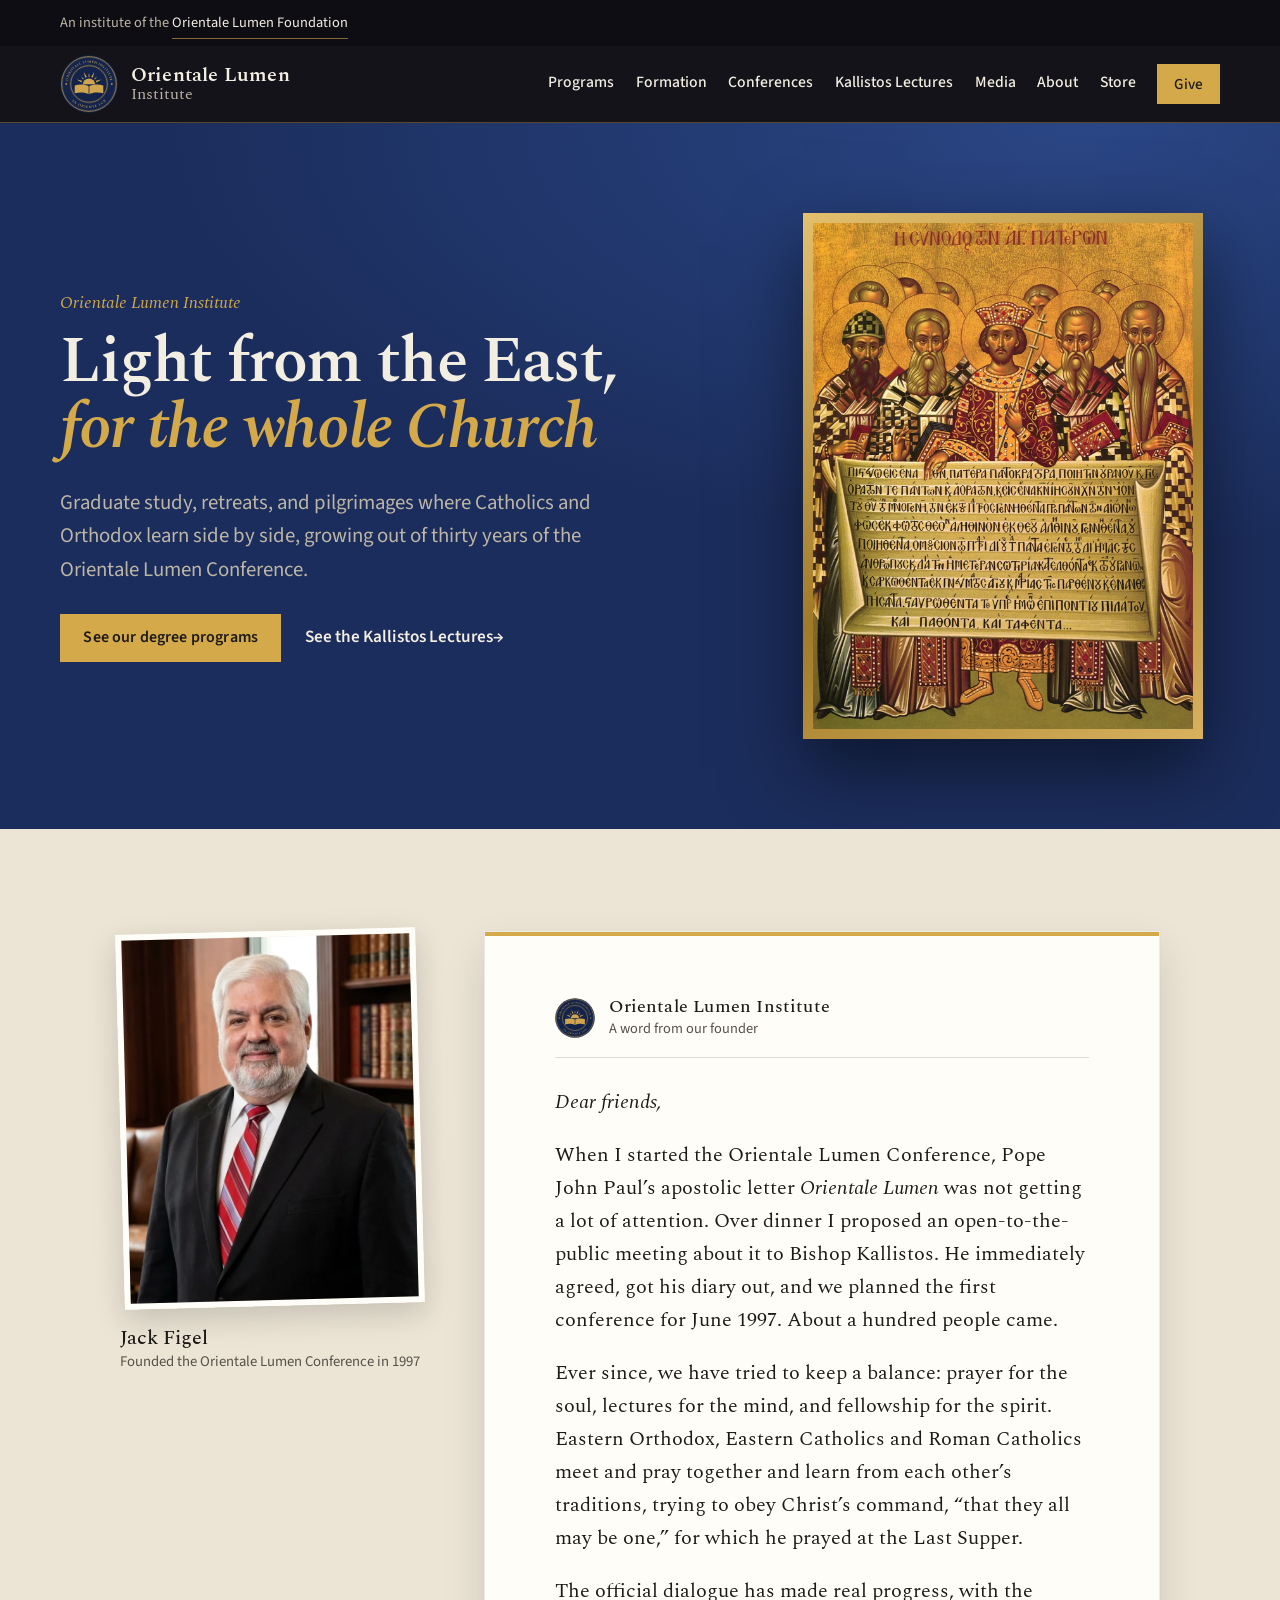
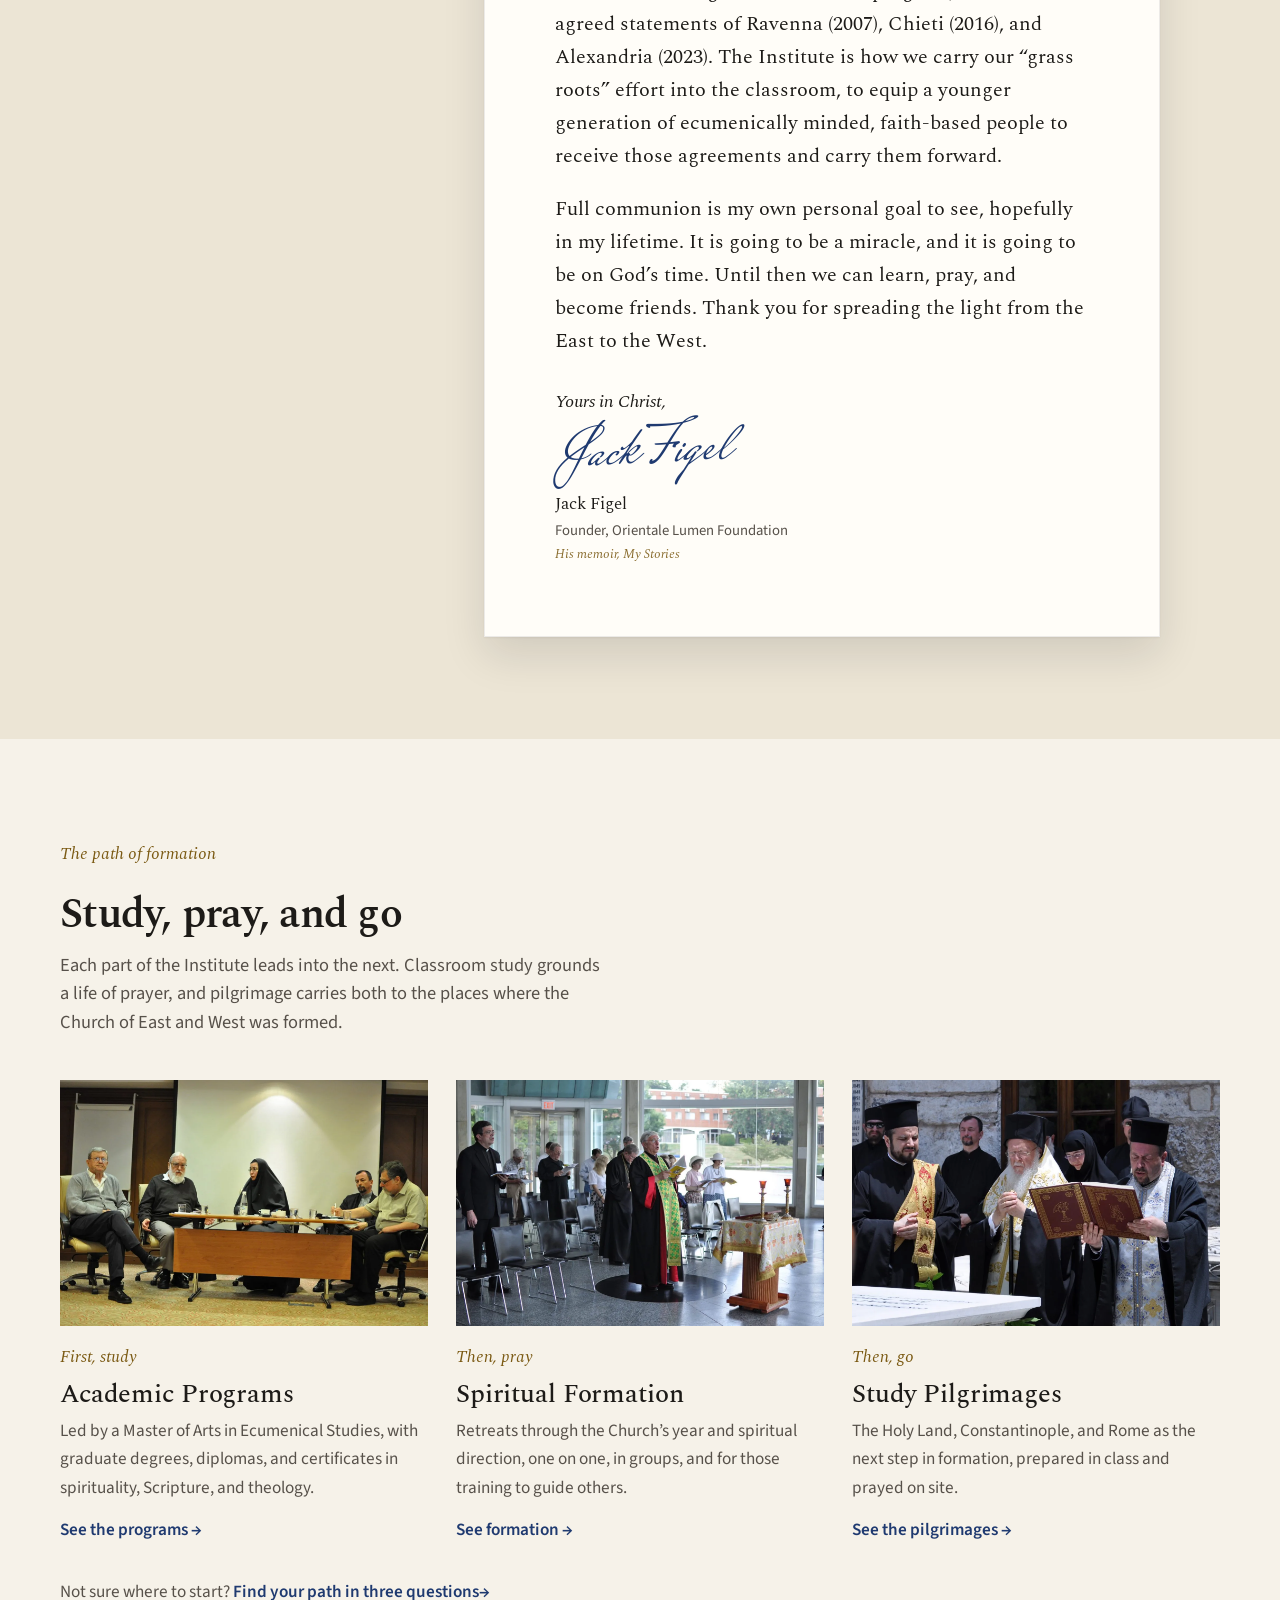
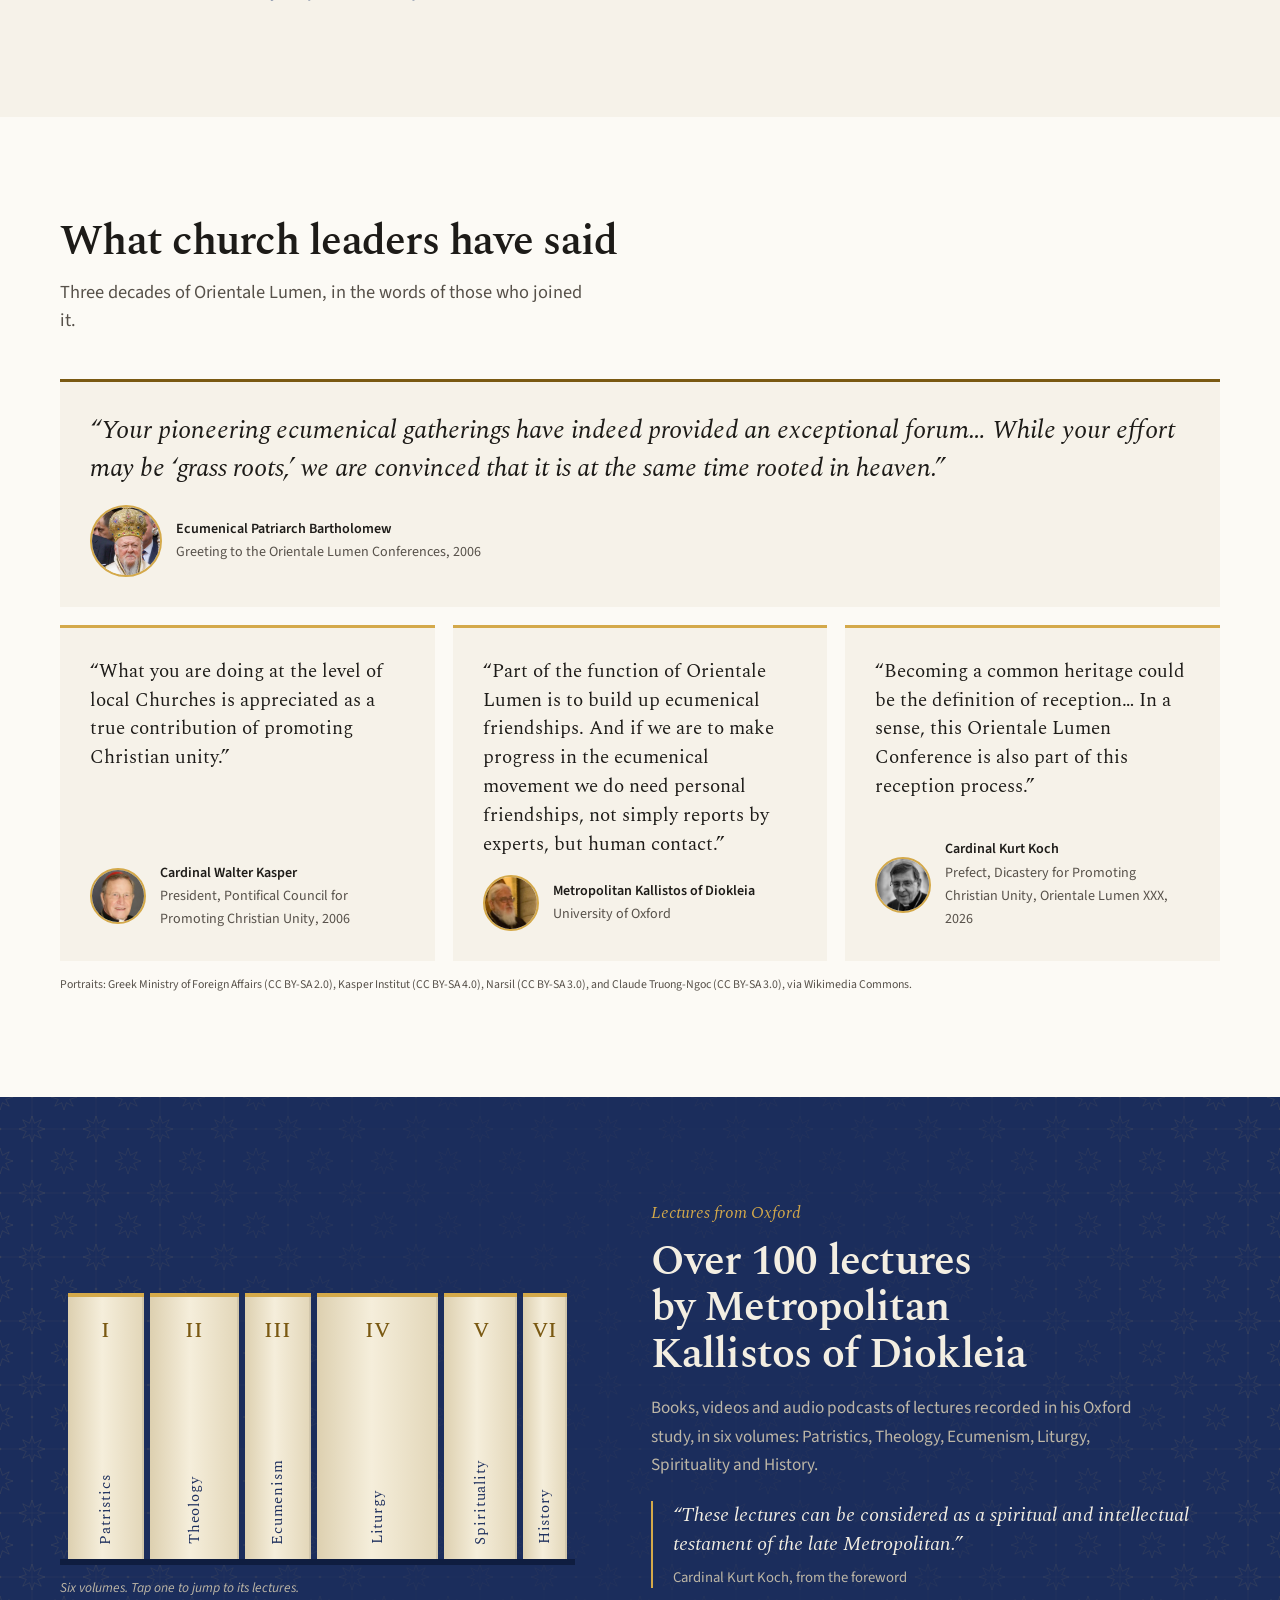
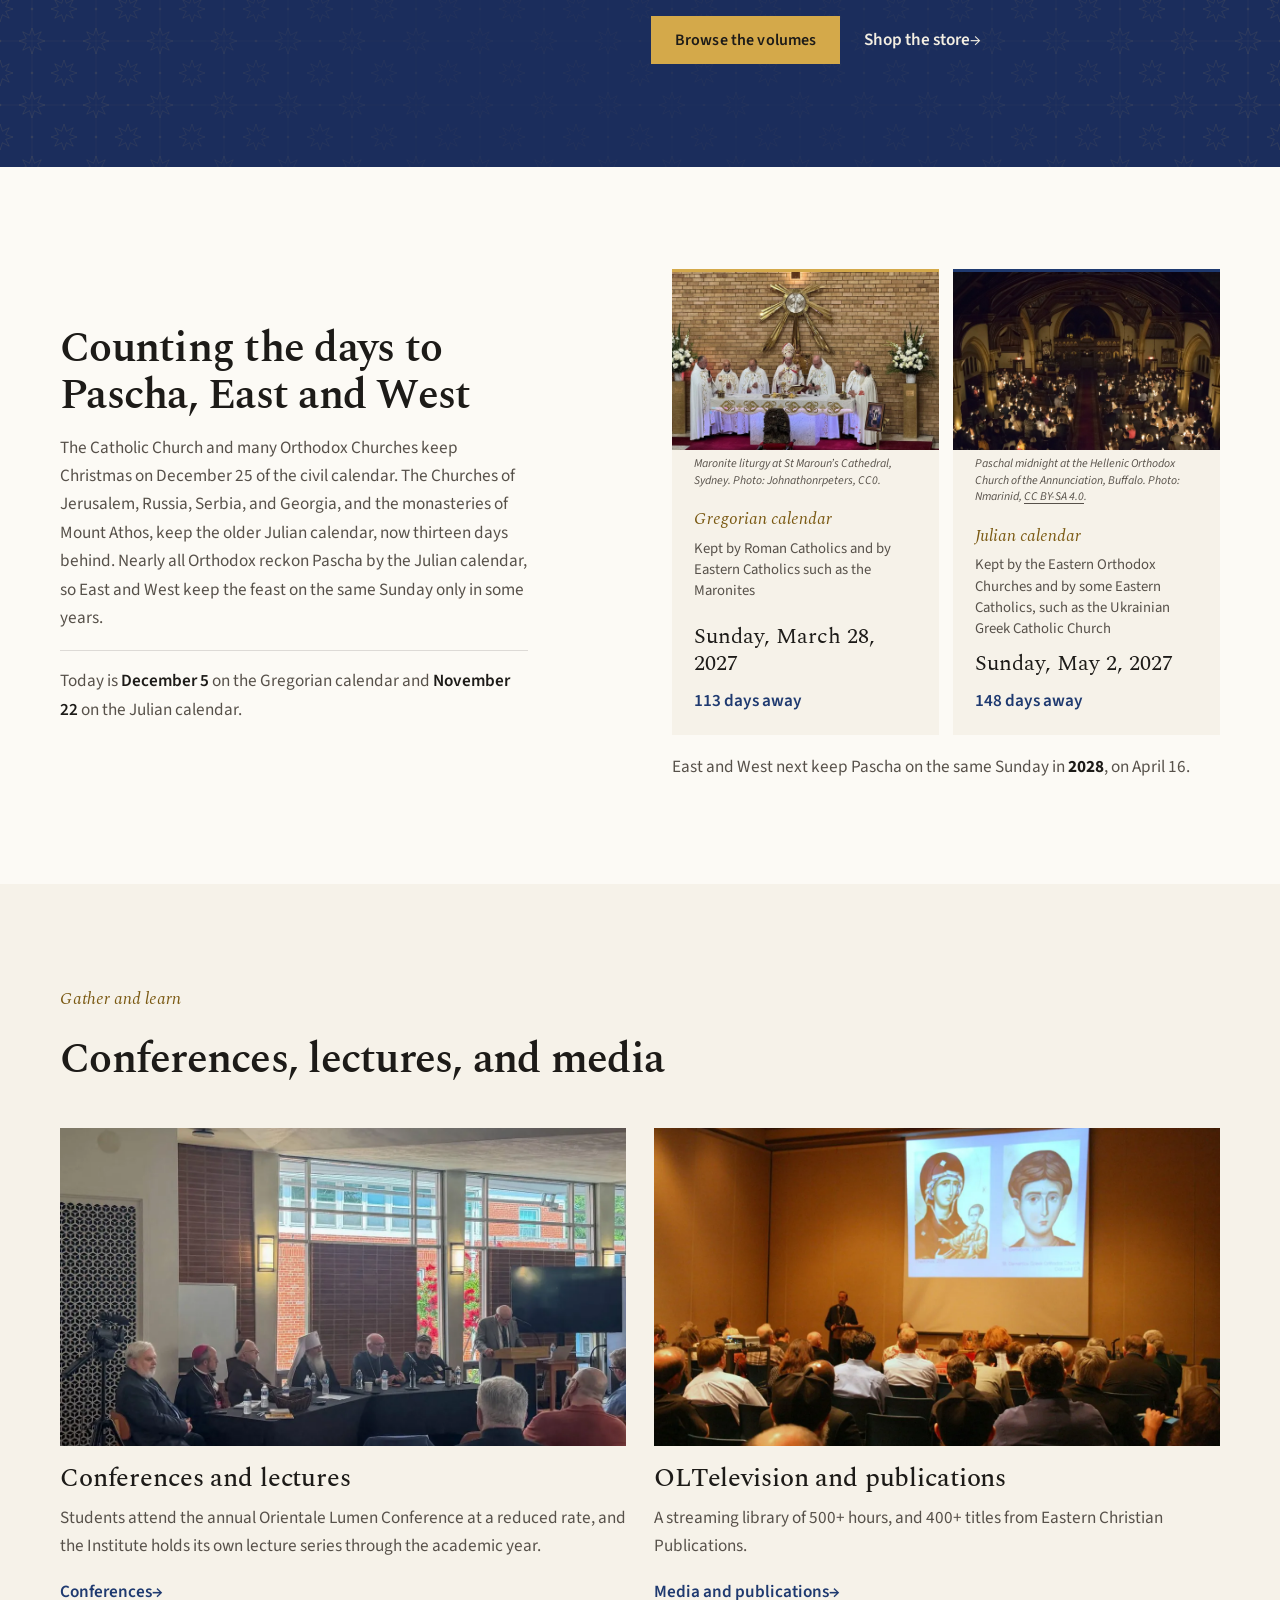
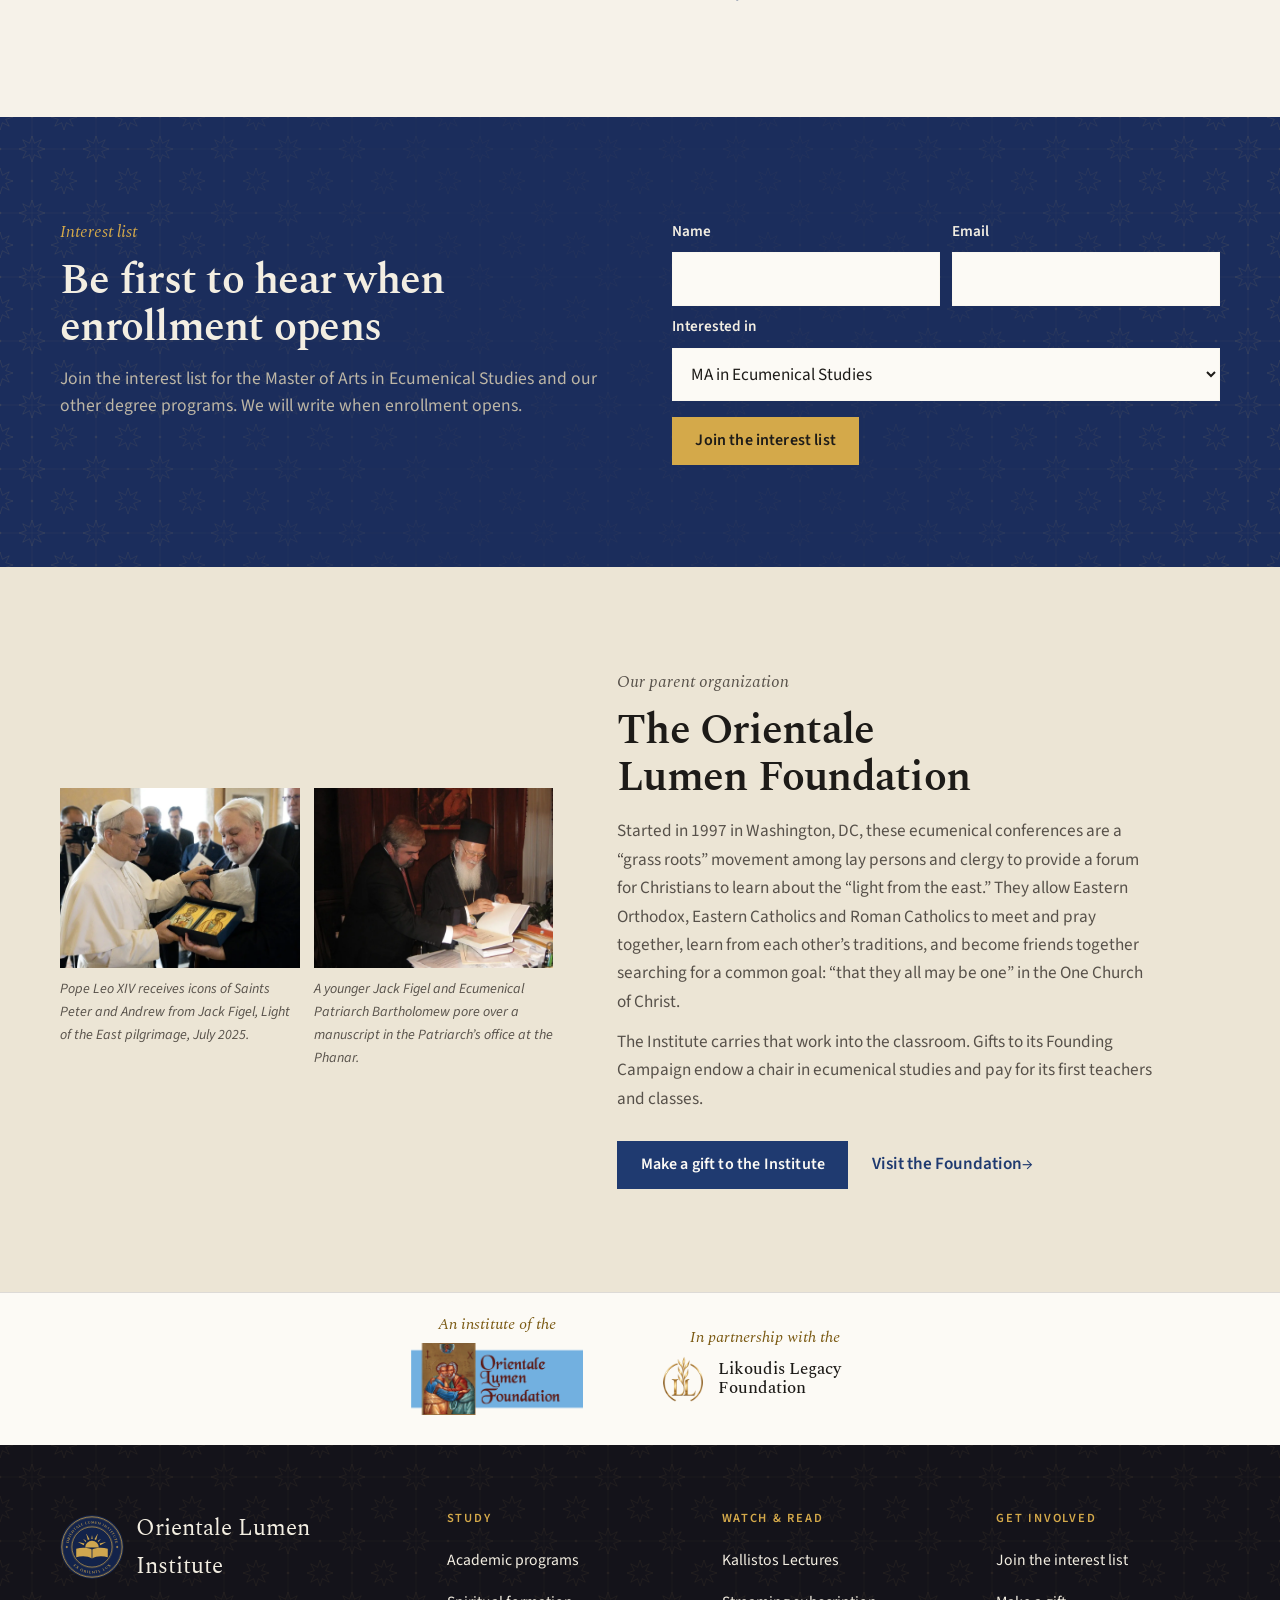
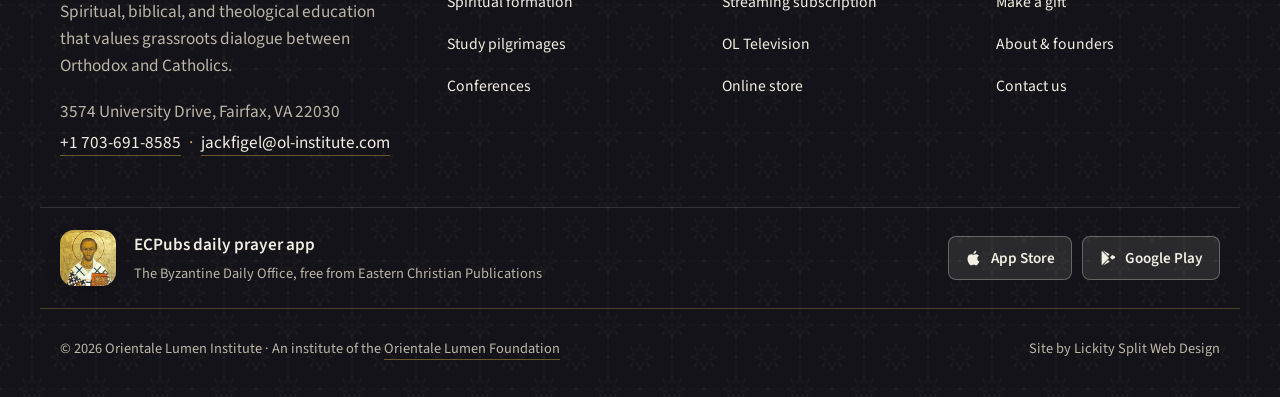
<file: index.html>
<!doctype html>
<html lang="en">
<head>
<meta charset="utf-8">
<meta name="viewport" content="width=device-width, initial-scale=1, viewport-fit=cover">
<title>Orientale Lumen Institute</title>
<meta name="claude:viewport-fit-sides" content="cover">
<meta name="description" content="Spiritual, biblical, and theological education that values grassroots dialogue between Orthodox and Catholics. An institute of the Orientale Lumen Foundation.">
<meta name="robots" content="noindex, nofollow">
<link rel="canonical" href="https://ol-institute.com/">
<meta property="og:type" content="website"><meta property="og:site_name" content="Orientale Lumen Institute">
<meta property="og:title" content="Orientale Lumen Institute"><meta property="og:description" content="Spiritual, biblical, and theological education that values grassroots dialogue between Orthodox and Catholics. An institute of the Orientale Lumen Foundation.">
<meta property="og:url" content="https://ol-institute.com/"><meta property="og:image" content="https://ol-institute.com/img/holy-fathers.jpg">
<meta name="twitter:card" content="summary_large_image">
<link rel="icon" href="img/brand/favicon.svg?v=6" type="image/svg+xml"><link rel="icon" href="img/brand/favicon.ico" sizes="any">
<link rel="apple-touch-icon" href="img/brand/apple-touch-icon.png"><link rel="manifest" href="site.webmanifest">
<meta name="theme-color" content="#14131a">
<link rel="preconnect" href="https://fonts.googleapis.com"><link rel="preconnect" href="https://fonts.gstatic.com" crossorigin>
<link rel="stylesheet" href="https://fonts.googleapis.com/css2?family=Mrs+Saint+Delafield&family=Spectral:ital,wght@0,400;0,500;0,600;1,400;1,500&family=Source+Sans+3:wght@400;500;600&display=swap">
<link rel="stylesheet" href="styles.css?v=1023w">
<script type="application/ld+json">{"@context": "https://schema.org", "@type": "EducationalOrganization", "name": "Orientale Lumen Institute", "url": "https://ol-institute.com", "email": "jackfigel@ol-institute.com", "telephone": "+1-703-691-8585", "address": {"@type": "PostalAddress", "streetAddress": "3574 University Drive", "addressLocality": "Fairfax", "addressRegion": "VA", "postalCode": "22030", "addressCountry": "US"}, "parentOrganization": {"@type": "Organization", "name": "Orientale Lumen Foundation", "url": "https://olfoundation.net"}}</script>
</head>
<body>
<a class="skip" href="#main">Skip to content</a>
<div class="parent-bar"><div class="wrap">
  <span>An institute of the <a href="https://olfoundation.net/" target="_blank" rel="noopener">Orientale Lumen Foundation</a></span>
</div></div>
<header class="site-head"><div class="wrap bar">
  <a class="brand" href="index.html"><img src="img/brand/mark.svg?v=6" alt="" width="44" height="44"><span><b>Orientale Lumen</b>Institute</span></a>
  <button class="menu-btn" id="menu-btn" aria-expanded="false" aria-controls="site-nav"><i aria-hidden="true"></i>Menu</button>
  <nav class="nav" id="site-nav" aria-label="Main"><a href="programs.html">Programs</a><a href="formation.html">Formation</a><a href="gatherings.html">Conferences</a><a href="lectures-from-oxford.html">Kallistos Lectures</a><a href="media.html">Media</a><a href="about.html">About</a><a href="https://ol-institute.com/online-store" target="_blank" rel="noopener">Store</a><a class="btn gold small" href="give.html">Give</a></nav>
</div></header>
<main id="main">

<section class="hero"><div class="wrap">
  <div>
    <p class="kicker">Orientale Lumen Institute</p>
    <h1>Light from the East, <em>for the whole Church</em></h1>
    <p class="mission">Graduate study, retreats, and pilgrimages where Catholics and Orthodox learn side by side, growing out of thirty years of the Orientale Lumen Conference.</p>
    <div class="actions"><a class="btn gold" href="programs.html">See our degree programs</a><a class="textlink" href="lectures-from-oxford.html">See the Kallistos Lectures</a></div>
  </div>
  <figure class="icon-panel"><div class="frame"><picture><source srcset="img/holy-fathers.webp" type="image/webp"><img src="img/holy-fathers.jpg" alt="Icon of the Holy Fathers" loading="eager" decoding="async" width="1200" height="1613"></picture></div></figure>
</div></section>

<section class="sec letter-sec" id="welcome"><div class="wrap letter">
  <figure class="letter-portrait"><picture><source srcset="img/jack-portrait.webp" type="image/webp"><img src="img/jack-portrait.jpg" alt="Jack Figel" loading="lazy" decoding="async" width="640" height="800"></picture><figcaption><b>Jack Figel</b>Founded the Orientale Lumen Conference in 1997</figcaption></figure>
  <article class="sheet letter-body" aria-label="A word from our founder">
    <header class="lh"><img src="img/brand/mark.svg?v=6" alt="" width="40" height="40"><span><b>Orientale Lumen Institute</b>A word from our founder</span></header>
    <p class="salute">Dear friends,</p>
    <p>When I started the Orientale Lumen Conference, Pope John Paul’s apostolic letter <cite>Orientale Lumen</cite> was not getting a lot of attention. Over dinner I proposed an open-to-the-public meeting about it to Bishop Kallistos. He immediately agreed, got his diary out, and we planned the first conference for June 1997. About a hundred people came.</p>
    <div class="letter-more" id="letter-more">
    <p>Ever since, we have tried to keep a balance: prayer for the soul, lectures for the mind, and fellowship for the spirit. Eastern Orthodox, Eastern Catholics and Roman Catholics meet and pray together and learn from each other’s traditions, trying to obey Christ’s command, “that they all may be one,” for which he prayed at the Last Supper.</p>
    <p>The official dialogue has made real progress, with the agreed statements of Ravenna (2007), Chieti (2016), and Alexandria (2023). The Institute is how we carry our “grass roots” effort into the classroom, to equip a younger generation of ecumenically minded, faith-based people to receive those agreements and carry them forward.</p>
    <p>Full communion is my own personal goal to see, hopefully in my lifetime. It is going to be a miracle, and it is going to be on God’s time. Until then we can learn, pray, and become friends. Thank you for spreading the light from the East to the West.</p></div>
    <button type="button" class="letter-toggle js-only" id="letter-toggle" aria-expanded="false" aria-controls="letter-more">Read the full letter</button>
    <div class="sign-row"><span class="sign-pic" aria-hidden="true"><picture><source srcset="img/jack-portrait.webp" type="image/webp"><img src="img/jack-portrait.jpg" alt="" loading="eager" decoding="async" width="640" height="800"></picture></span><p class="sign"><span class="yic">Yours in Christ,</span><span class="sig" aria-hidden="true">Jack Figel</span><span class="signame">Jack Figel</span><small>Founder, Orientale Lumen Foundation</small><a class="memoir" href="https://jackfigel.com/books/" target="_blank" rel="noopener">His memoir, <cite>My Stories</cite></a></p></div>
  </article>
</div></section>

<section class="sec" id="path"><div class="wrap">
  <header class="sec-head"><p class="kicker">The path of formation</p><h2>Study, pray, and go</h2><p class="lede">Each part of the Institute leads into the next. Classroom study grounds a life of prayer, and pilgrimage carries both to the places where the Church of East and West was formed.</p></header>
  <ol class="path">
    <li><div class="ph"><picture><source srcset="img/41-olee3-panel.webp" type="image/webp"><img src="img/41-olee3-panel.jpg" alt="Metropolitan Kallistos with Archimandrite Robert Taft and other scholars on a conference panel" loading="lazy" decoding="async"></picture></div>
      <div class="txt"><p class="step">First, study</p><h3>Academic Programs</h3><p>Led by a Master of Arts in Ecumenical Studies, with graduate degrees, diplomas, and certificates in spirituality, Scripture, and theology.</p><p class="go">See the programs</p></div><a class="cover" href="programs.html" aria-label="Academic Programs"></a></li>
    <li><div class="ph"><picture><source srcset="img/16-dsc-0004-scaled.webp" type="image/webp"><img src="img/16-dsc-0004-scaled.jpg" alt="Vespers served in the rotunda of the Saint John Paul II Shrine" loading="lazy" decoding="async"></picture></div>
      <div class="txt"><p class="step">Then, pray</p><h3>Spiritual Formation</h3><p>Retreats through the Church’s year and spiritual direction, one on one, in groups, and for those training to guide others.</p><p class="go">See formation</p></div><a class="cover" href="formation.html" aria-label="Spiritual Formation"></a></li>
    <li><div class="ph"><picture><source srcset="img/39-olee3-memorial.webp" type="image/webp"><img src="img/39-olee3-memorial.jpg" alt="Ecumenical Patriarch Bartholomew leads a memorial service at Baloukli Monastery with pilgrims gathered around" loading="lazy" decoding="async"></picture></div>
      <div class="txt"><p class="step">Then, go</p><h3>Study Pilgrimages</h3><p>The Holy Land, Constantinople, and Rome as the next step in formation, prepared in class and prayed on site.</p><p class="go">See the pilgrimages</p></div><a class="cover" href="formation.html#pilgrimages" aria-label="Study Pilgrimages"></a></li>
  </ol>
  <p class="guide-link">Not sure where to start? <a class="textlink" href="programs.html#guide">Find your path in three questions</a></p>
</div></section>


<section class="sec paper praise-sec"><div class="wrap">
  <header class="sec-head"><h2>What church leaders have said</h2><p class="lede">Three decades of Orientale Lumen, in the words of those who joined it.</p></header>
  <div class="praise-grid"><figure class="praise feat"><blockquote>“Your pioneering ecumenical gatherings have indeed provided an exceptional forum… While your effort may be ‘grass roots,’ we are convinced that it is at the same time rooted in heaven.”</blockquote><figcaption><picture class="praise-pic"><source srcset="img/end-bartholomew.webp" type="image/webp"><img src="img/end-bartholomew.jpg" alt="Ecumenical Patriarch Bartholomew" width="120" height="120" loading="lazy" decoding="async"></picture><span class="praise-who"><b>Ecumenical Patriarch Bartholomew</b><span>Greeting to the Orientale Lumen Conferences, 2006</span></span></figcaption></figure><figure class="praise"><blockquote>“What you are doing at the level of local Churches is appreciated as a true contribution of promoting Christian unity.”</blockquote><figcaption><picture class="praise-pic"><source srcset="img/end-kasper.webp" type="image/webp"><img src="img/end-kasper.jpg" alt="Cardinal Walter Kasper" width="120" height="120" loading="lazy" decoding="async"></picture><span class="praise-who"><b>Cardinal Walter Kasper</b><span>President, Pontifical Council for Promoting Christian Unity, 2006</span></span></figcaption></figure><figure class="praise"><blockquote>“Part of the function of Orientale Lumen is to build up ecumenical friendships. And if we are to make progress in the ecumenical movement we do need personal friendships, not simply reports by experts, but human contact.”</blockquote><figcaption><picture class="praise-pic"><source srcset="img/end-kallistos.webp" type="image/webp"><img src="img/end-kallistos.jpg" alt="Metropolitan Kallistos of Diokleia" width="120" height="120" loading="lazy" decoding="async"></picture><span class="praise-who"><b>Metropolitan Kallistos of Diokleia</b><span>University of Oxford</span></span></figcaption></figure><figure class="praise"><blockquote>“Becoming a common heritage could be the definition of reception… In a sense, this Orientale Lumen Conference is also part of this reception process.”</blockquote><figcaption><picture class="praise-pic"><source srcset="img/end-koch.webp" type="image/webp"><img src="img/end-koch.jpg" alt="Cardinal Kurt Koch" width="120" height="120" loading="lazy" decoding="async"></picture><span class="praise-who"><b>Cardinal Kurt Koch</b><span>Prefect, Dicastery for Promoting Christian Unity, Orientale Lumen XXX, 2026</span></span></figcaption></figure></div>
  <p class="praise-credit">Portraits: Greek Ministry of Foreign Affairs (CC BY-SA 2.0), Kasper Institut (CC BY-SA 4.0), Narsil (CC BY-SA 3.0), and Claude Truong-Ngoc (CC BY-SA 3.0), via Wikimedia Commons.</p>
</div></section>

<section class="sec night on-night"><div class="wrap feature">
  <div><div class="shelf" aria-label="The six volumes"><a class="spine" style="flex-grow:21" href="lectures-from-oxford.html#patristics" title="Volume I, Patristics: 21 lectures"><b>I</b><i>Patristics</i></a><a class="spine" style="flex-grow:25" href="lectures-from-oxford.html#theology" title="Volume II, Theology: 25 lectures"><b>II</b><i>Theology</i></a><a class="spine" style="flex-grow:18" href="lectures-from-oxford.html#ecumenism" title="Volume III, Ecumenism: 18 lectures"><b>III</b><i>Ecumenism</i></a><a class="spine" style="flex-grow:35" href="lectures-from-oxford.html#liturgy" title="Volume IV, Liturgy: 35 lectures"><b>IV</b><i>Liturgy</i></a><a class="spine" style="flex-grow:20" href="lectures-from-oxford.html#spirituality" title="Volume V, Spirituality: 20 lectures"><b>V</b><i>Spirituality</i></a><a class="spine" style="flex-grow:11" href="lectures-from-oxford.html#history" title="Volume VI, History: 11 lectures"><b>VI</b><i>History</i></a></div><p class="shelf-cap">Six volumes. Tap one to jump to its lectures.</p></div>
  <div>
    <p class="kicker">Lectures from Oxford</p>
    <h2>Over 100 lectures by Metropolitan Kallistos of Diokleia</h2>
    <p>Books, videos and audio podcasts of lectures recorded in his Oxford study, in six volumes: Patristics, Theology, Ecumenism, Liturgy, Spirituality and History.</p>
    <blockquote class="pull">“These lectures can be considered as a spiritual and intellectual testament of the late Metropolitan.”<footer>Cardinal Kurt Koch, from the foreword</footer></blockquote>
    <div class="actions"><a class="btn gold" href="lectures-from-oxford.html">Browse the volumes</a><a class="textlink ext" href="https://ol-institute.com/online-store" target="_blank" rel="noopener">Shop the store</a></div>
  </div>
</div></section>

<section class="sec paper" id="calendar"><div class="wrap cal">
  <div class="cal-text"><h2>Counting the days to Pascha, East and West</h2>
  <p>The Catholic Church and many Orthodox Churches keep Christmas on December 25 of the civil calendar. The Churches of Jerusalem, Russia, Serbia, and Georgia, and the monasteries of Mount Athos, keep the older Julian calendar, now thirteen days behind. Nearly all Orthodox reckon Pascha by the Julian calendar, so East and West keep the feast on the same Sunday only in some years.</p>
  <p class="cal-today" id="cal-today">Today is <b>October 15</b> on the Gregorian calendar and <b>October 2</b> on the Julian calendar.</p></div>
  <div class="cal-cards">
    <div class="cal-card"><figure class="cal-ph"><picture><source srcset="img/cal-maronite.webp" type="image/webp"><img src="img/cal-maronite.jpg" alt="A Maronite bishop and priests celebrate the liturgy at the altar" loading="lazy" decoding="async" width="1200" height="800"></picture><figcaption>Maronite liturgy at St Maroun’s Cathedral, Sydney. Photo: Johnathonrpeters, CC0.</figcaption></figure><p class="cal-k">Gregorian calendar</p><p class="cal-who">Kept by Roman Catholics and by Eastern Catholics such as the Maronites</p><p class="cal-date" id="cal-w">Sunday, March 28, 2027</p><p class="cal-in" id="cal-wn">164 days away</p></div>
    <div class="cal-card"><figure class="cal-ph"><picture><source srcset="img/cal-orthodox-pascha.webp" type="image/webp"><img src="img/cal-orthodox-pascha.jpg" alt="Orthodox faithful hold candles at the midnight Paschal service" loading="lazy" decoding="async" width="1200" height="800"></picture><figcaption>Paschal midnight at the Hellenic Orthodox Church of the Annunciation, Buffalo. Photo: Nmarinid, <a href="https://creativecommons.org/licenses/by-sa/4.0/" target="_blank" rel="noopener">CC BY-SA 4.0</a>.</figcaption></figure><p class="cal-k">Julian calendar</p><p class="cal-who">Kept by the Eastern Orthodox Churches and by some Eastern Catholics, such as the Ukrainian Greek Catholic Church</p><p class="cal-date" id="cal-e">Sunday, May 2, 2027</p><p class="cal-in" id="cal-en">199 days away</p></div>
    <p class="cal-together" id="cal-tog">East and West next keep Pascha on the same Sunday in <b>2028</b>, on April 16.</p>
  </div>
</div></section>

<section class="sec"><div class="wrap">
  <header class="sec-head"><p class="kicker">Gather and learn</p><h2>Conferences, lectures, and media</h2></header>
  <div class="twin">
    <article class="card"><div class="ph"><picture><source srcset="img/olxxx-hero-panel.webp" type="image/webp"><img src="img/olxxx-hero-panel.jpg" alt="Bishops of several churches on a panel at Orientale Lumen XXX" loading="lazy" decoding="async"></picture></div>
      <div class="txt"><h3>Conferences and lectures</h3><p>Students attend the annual Orientale Lumen Conference at a reduced rate, and the Institute holds its own lecture series through the academic year.</p><p><a class="textlink" href="gatherings.html">Conferences</a></p></div></article>
    <article class="card"><div class="ph"><picture><source srcset="img/30-img-0193.webp" type="image/webp"><img src="img/30-img-0193.jpg" alt="Metropolitan Gerasimos gives a slide presentation on icons" loading="lazy" decoding="async"></picture></div>
      <div class="txt"><h3>OLTelevision and publications</h3><p>A streaming library of 500+ hours, and 400+ titles from Eastern Christian Publications.</p><p><a class="textlink" href="media.html">Media and publications</a></p></div></article>
  </div>
</div></section>

<section class="sec night on-night signup" id="interest"><div class="wrap signup-grid">
<div><p class="kicker">Interest list</p><h2>Be first to hear when enrollment opens</h2><p class="lede">Join the interest list for the Master of Arts in Ecumenical Studies and our other degree programs. We will write when enrollment opens.</p></div>
<form class="w3f signup-form" action="https://api.web3forms.com/submit" method="POST">
  <input type="hidden" name="access_key" value="YOUR-WEB3FORMS-ACCESS-KEY"><input type="hidden" name="subject" value="Interest list sign-up, OL Institute website"><input type="hidden" name="list" value="Interest list">
  <input type="checkbox" name="botcheck" class="hp" tabindex="-1" autocomplete="off" aria-hidden="true">
  <div class="row2"><div><label for="il-h-name">Name</label><input id="il-h-name" name="name" autocomplete="name" required></div>
  <div><label for="il-h-email">Email</label><input id="il-h-email" name="email" type="email" autocomplete="email" required></div></div>
  <label for="il-h-int">Interested in</label><select id="il-h-int" name="interest"><option selected>MA in Ecumenical Studies</option><option>Other graduate programs</option><option>Diplomas</option><option>Certificates</option><option>Continuing education</option><option>Retreats and spiritual direction</option><option>Study pilgrimages</option><option>Conferences and lectures</option></select>
  <button class="btn gold" type="submit">Join the interest list</button>
  <p class="hint" aria-live="polite"></p>
</form></div></section>
<section class="sec tint"><div class="wrap parent">
  <div class="pair">
  <figure><picture><source srcset="img/leo-icons-2.webp" type="image/webp"><img src="img/leo-icons-2.jpg" alt="Pope Leo XIV receives icons of Saints Peter and Andrew from Jack Figel" loading="lazy" decoding="async" data-zoom data-cap="Pope Leo XIV receives icons of Saints Peter and Andrew from Jack Figel, Light of the East pilgrimage, July 2025."></picture>
  <figcaption>Pope Leo XIV receives icons of Saints Peter and Andrew from Jack Figel, Light of the East pilgrimage, July 2025.</figcaption></figure>
  <figure><picture><source srcset="img/bartholomew-manuscript.webp" type="image/webp"><img src="img/bartholomew-manuscript.jpg" alt="Jack Figel and Ecumenical Patriarch Bartholomew read a manuscript together" loading="lazy" decoding="async" data-zoom data-cap="A younger Jack Figel and Ecumenical Patriarch Bartholomew pore over a manuscript in the Patriarch&#x27;s office at the Phanar."></picture>
  <figcaption>A younger Jack Figel and Ecumenical Patriarch Bartholomew pore over a manuscript in the Patriarch’s office at the Phanar.</figcaption></figure>
  </div>
  <div>
    <p class="kicker">Our parent organization</p>
    <h2>The Orientale Lumen Foundation</h2>
    <p>Started in 1997 in Washington, DC, these ecumenical conferences are a “grass roots” movement among lay persons and clergy to provide a forum for Christians to learn about the “light from the east.” They allow Eastern Orthodox, Eastern Catholics and Roman Catholics to meet and pray together, learn from each other’s traditions, and become friends together searching for a common goal: “that they all may be one” in the One Church of Christ.</p>
    <p>The Institute carries that work into the classroom. Gifts to its Founding Campaign endow a chair in ecumenical studies and pay for its first teachers and classes.</p>
    <div class="actions"><a class="btn" href="give.html">Make a gift to the Institute</a><a class="textlink ext" href="https://olfoundation.net/" target="_blank" rel="noopener">Visit the Foundation</a></div>
  </div>
</div></section>

</main>
<section class="family" aria-label="Partners"><div class="wrap family-row">
  <a class="fam" href="https://olfoundation.net/" target="_blank" rel="noopener"><span class="fam-k">An institute of the</span><img src="img/brand/olf-logo.png" alt="Orientale Lumen Foundation" width="360" height="150" loading="lazy"></a>
  <a class="fam" href="https://likoudislegacy.com" target="_blank" rel="noopener"><span class="fam-k">In partnership with the</span><span class="fam-llf"><img src="img/brand/partner-llf.png" alt="" width="240" height="240" loading="lazy"><b>Likoudis Legacy Foundation</b></span></a>
</div></section>
<footer class="site-foot">
  <div class="wrap foot-top">
    <div class="fbrand">
      <a class="fname" href="index.html"><img src="img/brand/mark.svg?v=6" alt="" width="40" height="40" loading="lazy"><span>Orientale Lumen Institute</span></a>
      <p class="foot-tag">Spiritual, biblical, and theological education that values grassroots dialogue between Orthodox and Catholics.</p>
      <address>3574 University Drive, Fairfax, VA 22030<br><a href="tel:+17036918585">+1 703-691-8585</a> <i>·</i> <a href="mailto:jackfigel@ol-institute.com">jackfigel@ol-institute.com</a></address>
    </div>
    <nav class="fcol" aria-label="Study"><h3>Study</h3><a href="programs.html">Academic programs</a><a href="formation.html">Spiritual formation</a><a href="formation.html#pilgrimages">Study pilgrimages</a><a href="gatherings.html">Conferences</a></nav>
    <nav class="fcol" aria-label="Watch and read"><h3>Watch &amp; read</h3><a href="lectures-from-oxford.html">Kallistos Lectures</a><a href="https://oltelevision.vhx.tv/" target="_blank" rel="noopener">Streaming subscription</a><a href="https://oltv.tv" target="_blank" rel="noopener">OL Television</a><a href="https://ol-institute.com/online-store" target="_blank" rel="noopener">Online store</a></nav>
    <nav class="fcol" aria-label="Get involved"><h3>Get involved</h3><a href="programs.html#interest">Join the interest list</a><a href="give.html">Make a gift</a><a href="about.html">About &amp; founders</a><a href="about.html#contact">Contact us</a></nav>
  </div>
  <div class="wrap foot-app"><picture><source srcset="img/ecpubs-app.webp" type="image/webp"><img class="app-icon" src="img/ecpubs-app.png" alt="ECPubs app icon" width="56" height="56" loading="lazy" decoding="async"></picture><div class="foot-app-txt"><b>ECPubs daily prayer app</b><span>The Byzantine Daily Office, free from Eastern Christian Publications</span></div><span class="app-btns"><a class="app-btn dark" href="https://apps.apple.com/us/app/ecpubs/id1334001844" target="_blank" rel="noopener"><svg viewBox="0 0 24 24" aria-hidden="true"><path fill="currentColor" d="M16.4 12.6c0-2.4 2-3.6 2.1-3.7-1.1-1.7-2.9-1.9-3.5-1.9-1.5-.2-2.9.9-3.7.9-.8 0-1.9-.9-3.2-.8-1.6 0-3.2 1-4 2.5-1.7 3-.4 7.4 1.2 9.8.8 1.2 1.8 2.5 3 2.4 1.2 0 1.7-.8 3.2-.8 1.5 0 1.9.8 3.2.8 1.3 0 2.2-1.2 3-2.4.9-1.4 1.3-2.7 1.3-2.8-.1 0-2.6-1-2.6-4zM14 5.4c.7-.8 1.1-1.9 1-3-1 0-2.1.7-2.8 1.5-.6.7-1.2 1.8-1 2.9 1.1.1 2.1-.6 2.8-1.4z"/></svg>App Store</a><a class="app-btn dark" href="https://play.google.com/store/apps/details?id=com.app.ecpubs" target="_blank" rel="noopener"><svg viewBox="0 0 24 24" aria-hidden="true"><path fill="currentColor" d="M4 2.6 13.5 12 4 21.4c-.3-.2-.5-.6-.5-1V3.6c0-.4.2-.8.5-1zm11 7.9 2.6-2.6 3.3 1.9c.9.5.9 1.8 0 2.4l-3.3 1.9-2.6-2.6L15 10.5zM5.3 1.9l8.9 5.1-2.2 2.2-6.7-7.3zm6.7 12.9 2.2 2.2-8.9 5.1 6.7-7.3z"/></svg>Google Play</a></span></div>
  <div class="wrap foot-base">
    <span>© 2026 Orientale Lumen Institute · An institute of the <a class="plain" href="https://olfoundation.net/" target="_blank" rel="noopener">Orientale Lumen Foundation</a></span>
    <span class="foot-links"><button class="desk-toggle" id="desk-toggle" type="button">View desktop version</button><a href="https://lickitysplitweb.com" target="_blank" rel="noopener">Site by Lickity Split Web Design</a></span>
  </div>
</footer>
<div class="lightbox" id="lightbox" hidden role="dialog" aria-modal="true" aria-label="Photo"><button type="button" id="lb-close">Close</button><figure><img id="lb-img" alt=""><figcaption id="lb-cap"></figcaption></figure></div>
<script src="site.js?v=1022o"></script>

</body></html>
</file>
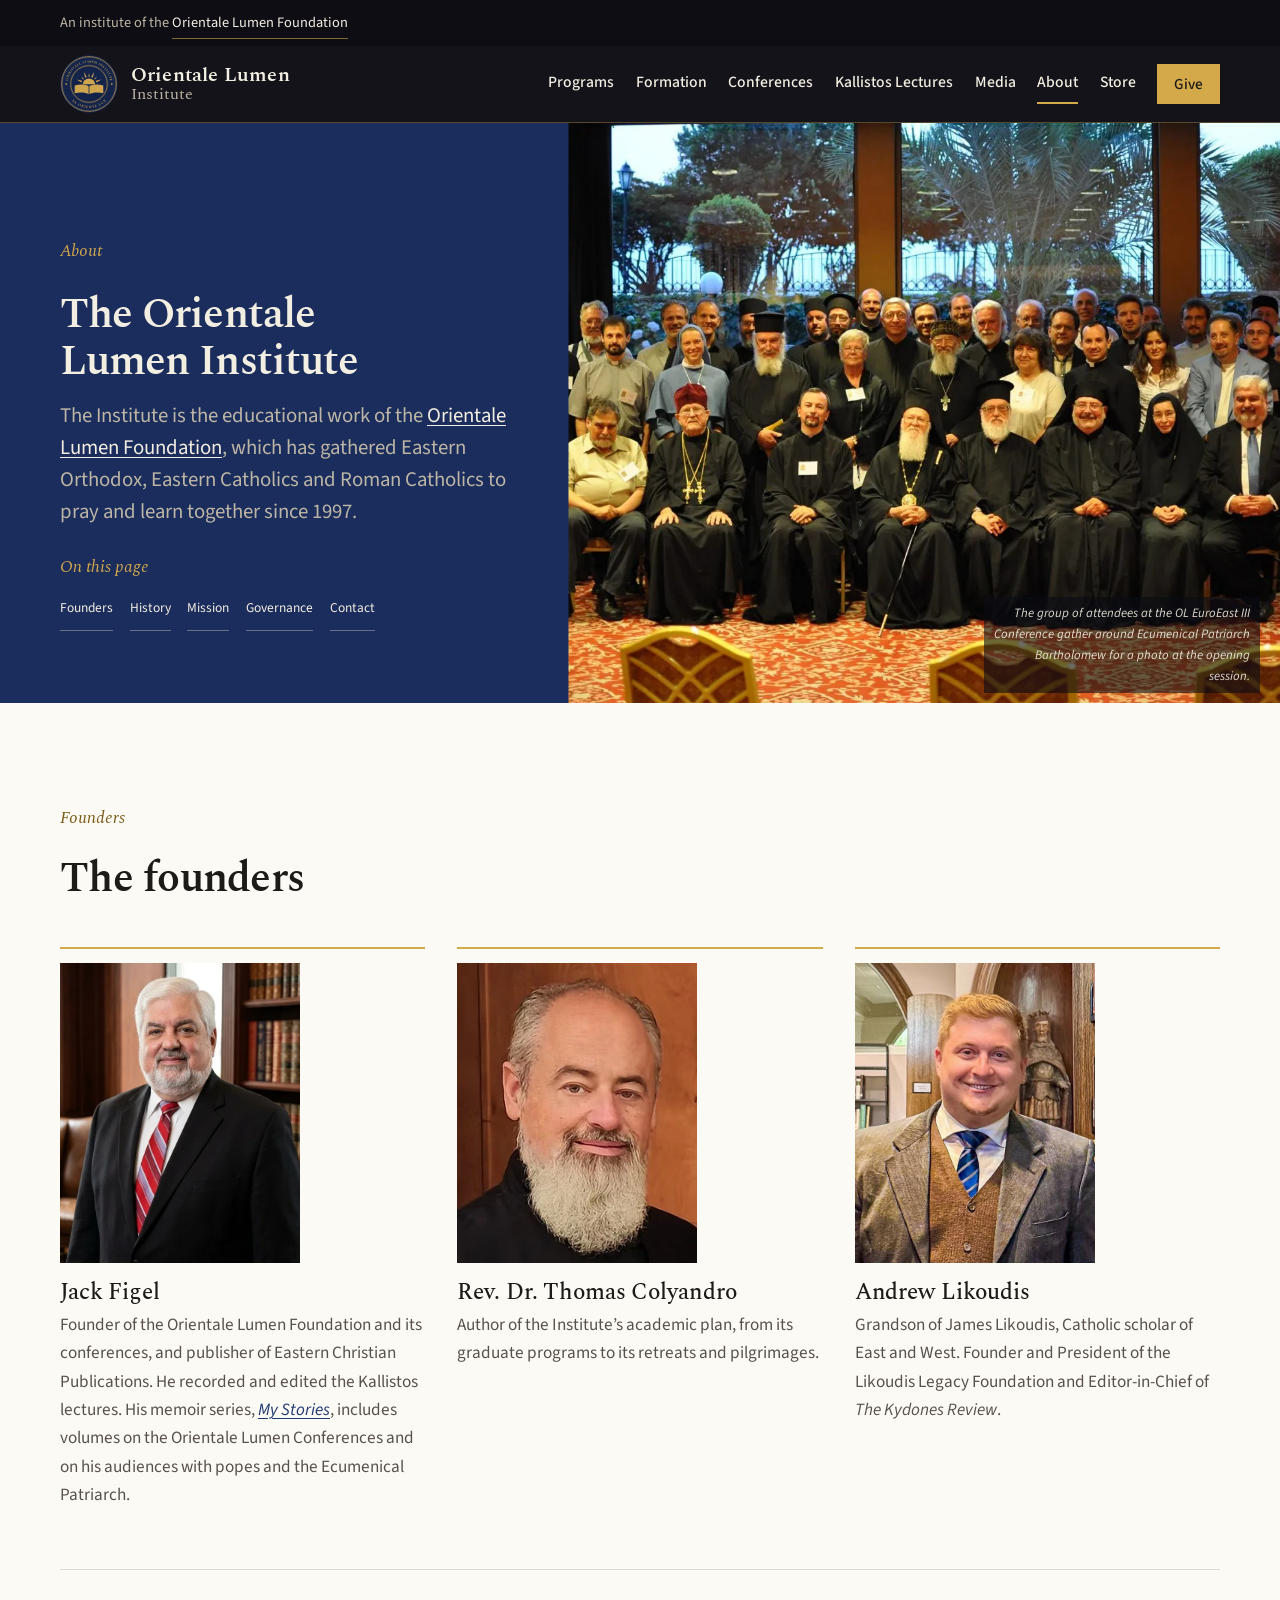
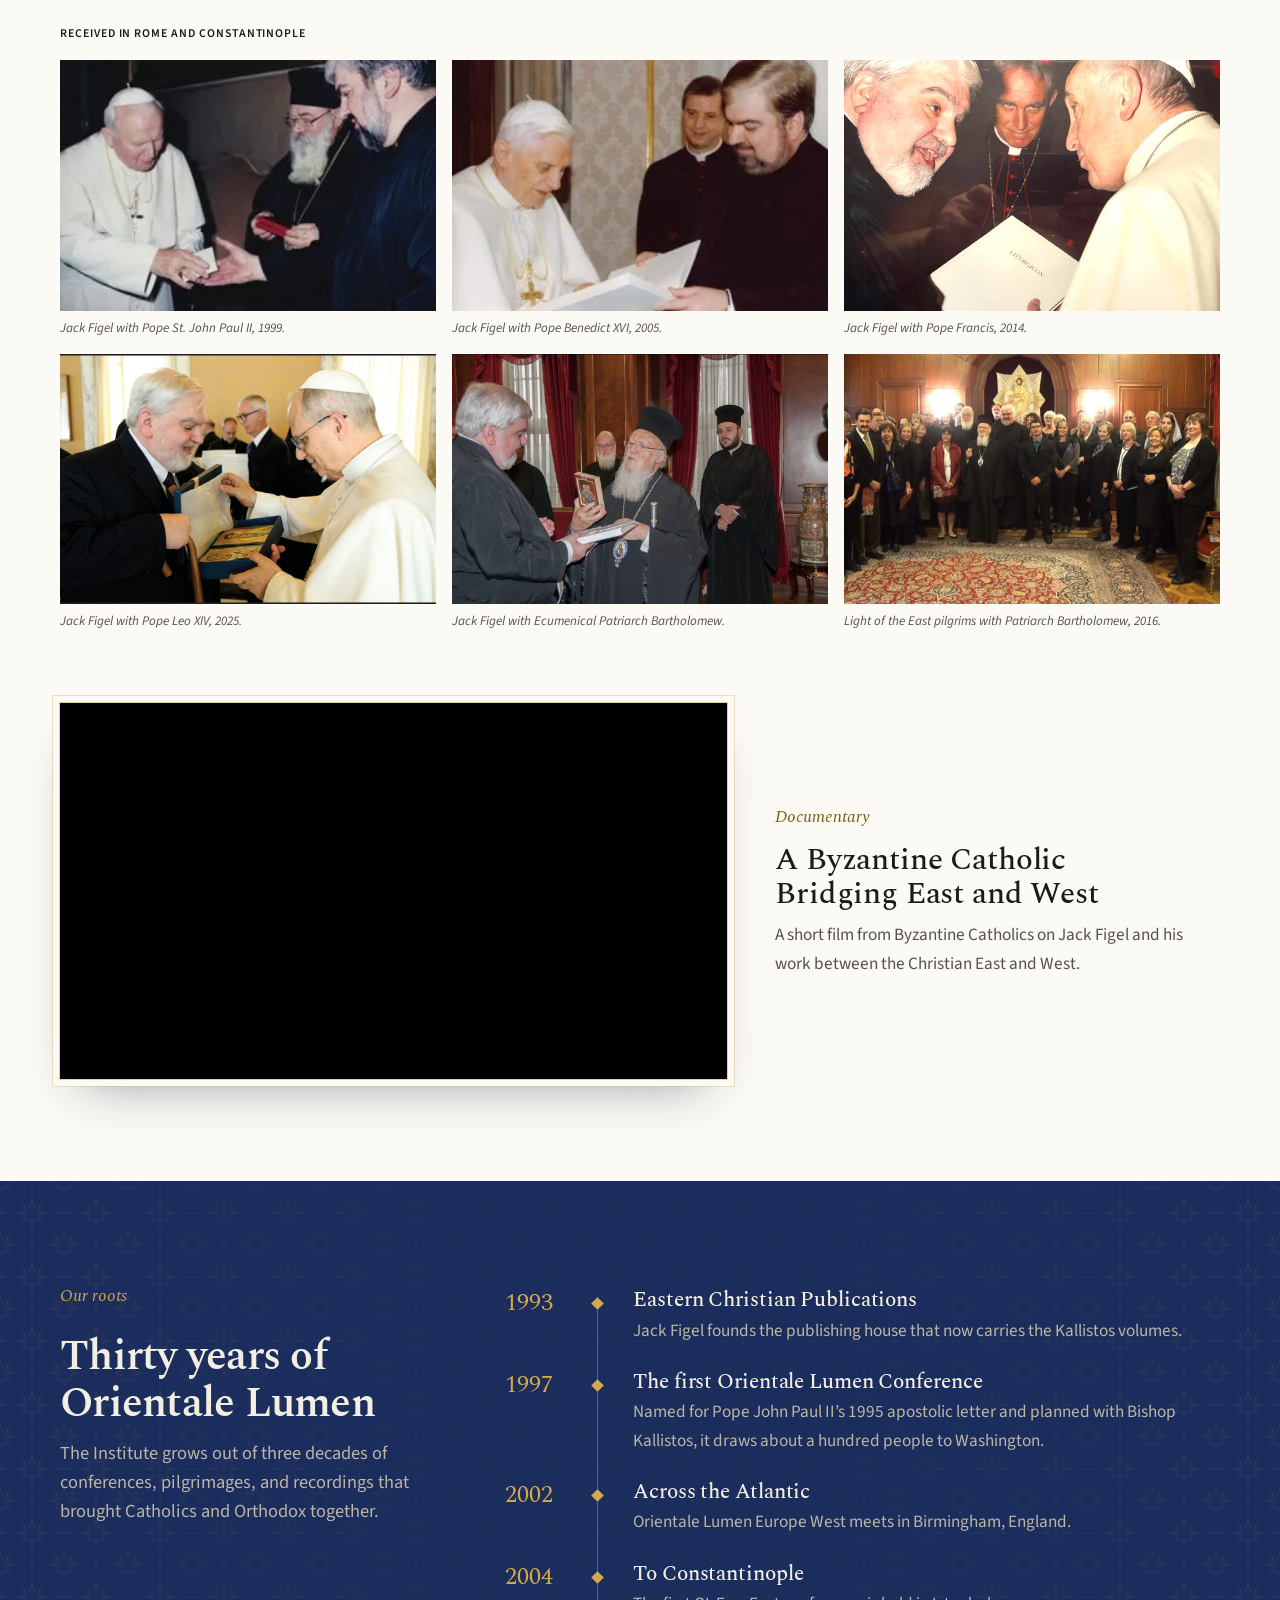
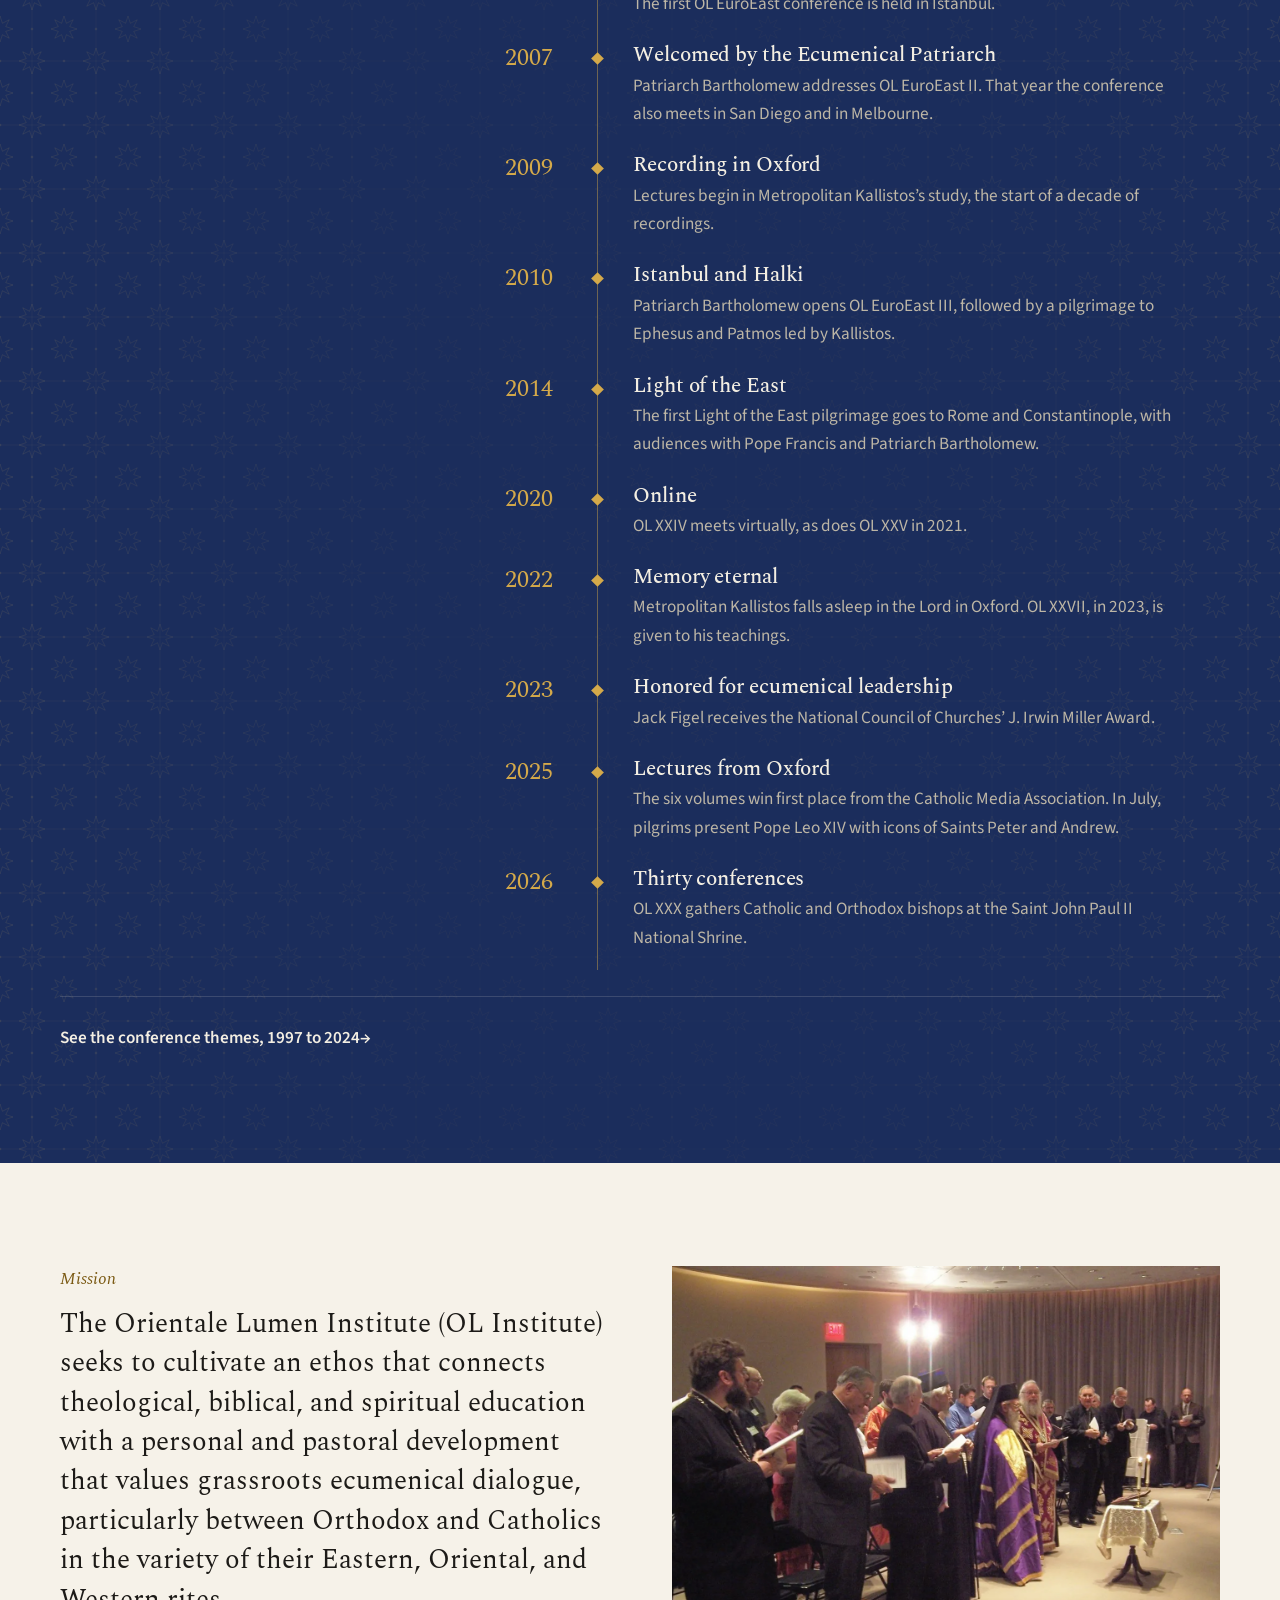
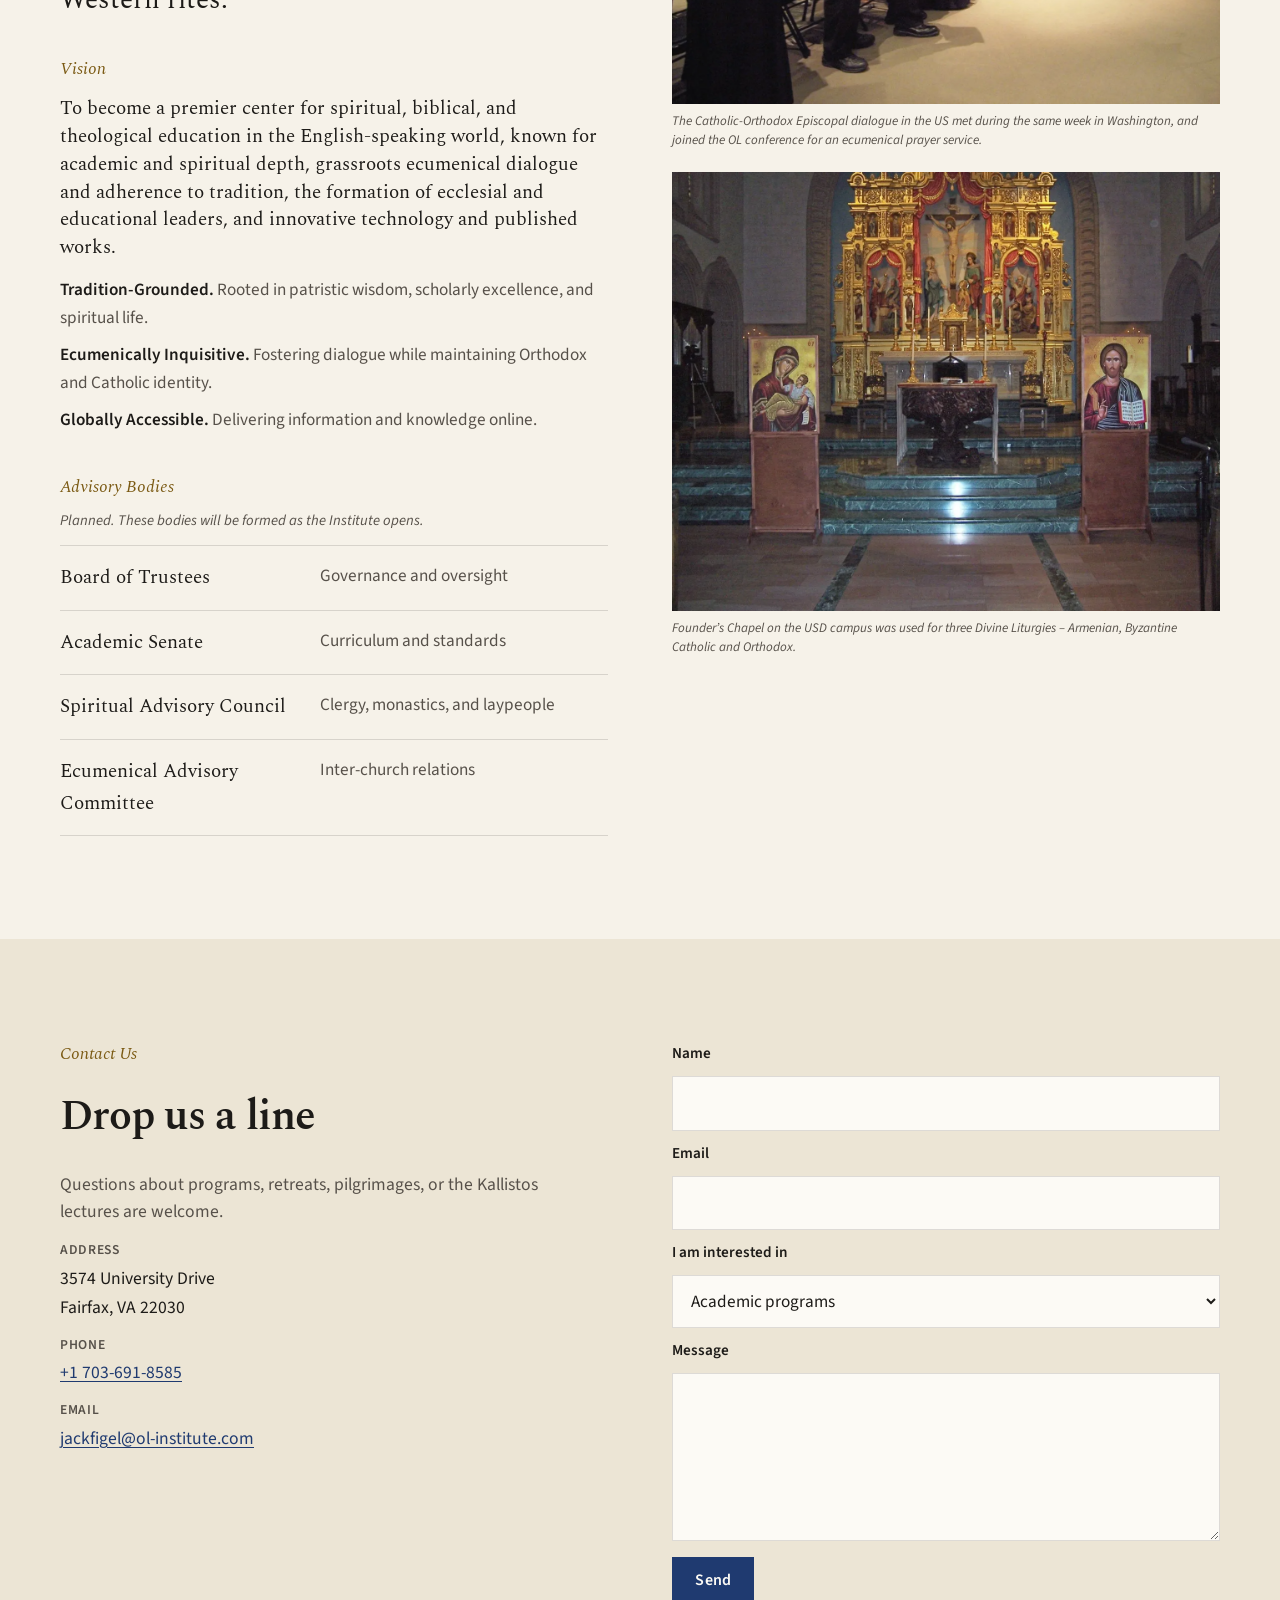
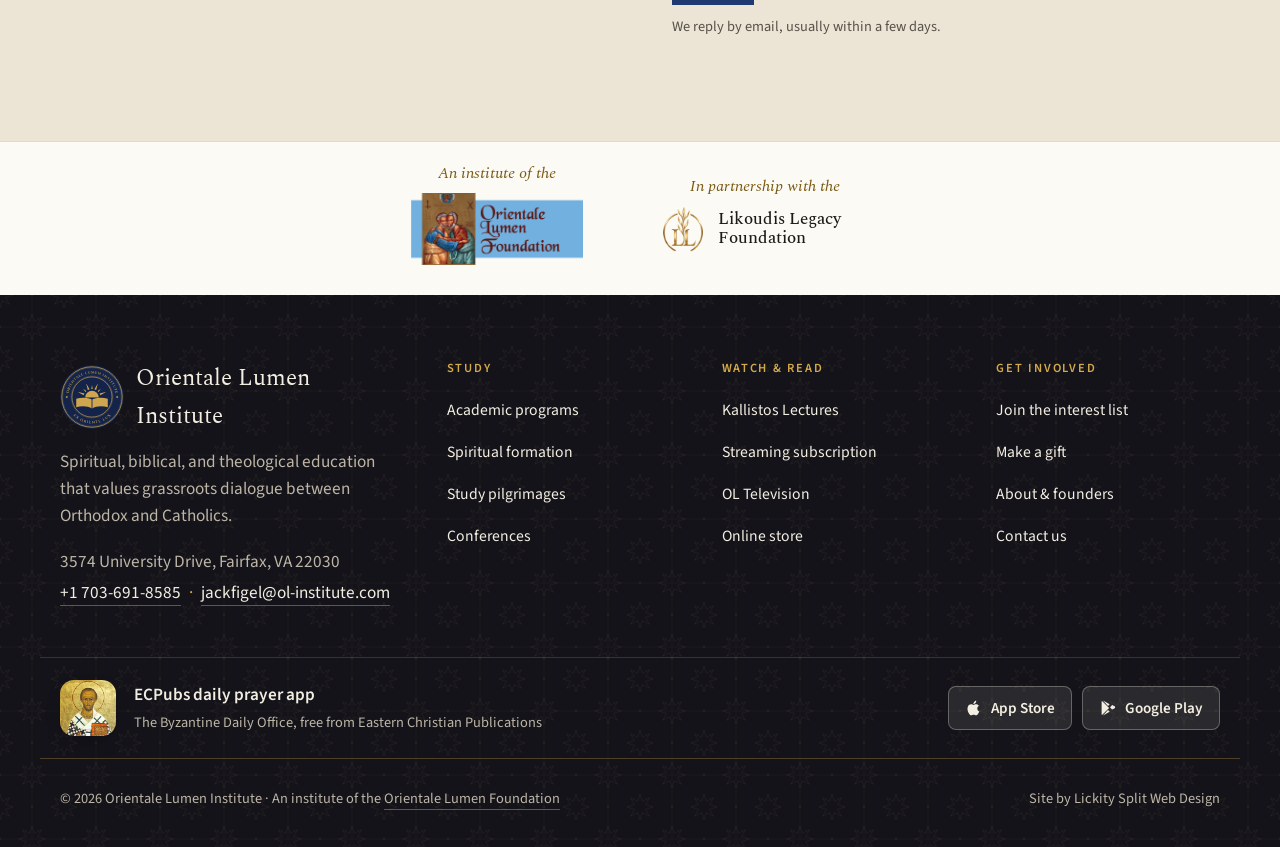
<file: about.html>
<!doctype html>
<html lang="en">
<head>
<meta charset="utf-8">
<meta name="viewport" content="width=device-width, initial-scale=1, viewport-fit=cover">
<title>About · Orientale Lumen Institute</title>
<meta name="claude:viewport-fit-sides" content="cover">
<meta name="description" content="About the Orientale Lumen Institute, its advisory bodies, and how to contact it.">
<meta name="robots" content="noindex, nofollow">
<link rel="canonical" href="https://ol-institute.com/about.html">
<meta property="og:type" content="website"><meta property="og:site_name" content="Orientale Lumen Institute">
<meta property="og:title" content="About · Orientale Lumen Institute"><meta property="og:description" content="About the Orientale Lumen Institute, its advisory bodies, and how to contact it.">
<meta property="og:url" content="https://ol-institute.com/about.html"><meta property="og:image" content="https://ol-institute.com/img/40-olee3-openinggroup.jpg">
<meta name="twitter:card" content="summary_large_image">
<link rel="icon" href="img/brand/favicon.svg?v=6" type="image/svg+xml"><link rel="icon" href="img/brand/favicon.ico" sizes="any">
<link rel="apple-touch-icon" href="img/brand/apple-touch-icon.png"><link rel="manifest" href="site.webmanifest">
<meta name="theme-color" content="#14131a">
<link rel="preconnect" href="https://fonts.googleapis.com"><link rel="preconnect" href="https://fonts.gstatic.com" crossorigin>
<link rel="stylesheet" href="https://fonts.googleapis.com/css2?family=Mrs+Saint+Delafield&family=Spectral:ital,wght@0,400;0,500;0,600;1,400;1,500&family=Source+Sans+3:wght@400;500;600&display=swap">
<link rel="stylesheet" href="styles.css?v=1023w">

</head>
<body>
<a class="skip" href="#main">Skip to content</a>
<div class="parent-bar"><div class="wrap">
  <span>An institute of the <a href="https://olfoundation.net/" target="_blank" rel="noopener">Orientale Lumen Foundation</a></span>
</div></div>
<header class="site-head"><div class="wrap bar">
  <a class="brand" href="index.html"><img src="img/brand/mark.svg?v=6" alt="" width="44" height="44"><span><b>Orientale Lumen</b>Institute</span></a>
  <button class="menu-btn" id="menu-btn" aria-expanded="false" aria-controls="site-nav"><i aria-hidden="true"></i>Menu</button>
  <nav class="nav" id="site-nav" aria-label="Main"><a href="programs.html">Programs</a><a href="formation.html">Formation</a><a href="gatherings.html">Conferences</a><a href="lectures-from-oxford.html">Kallistos Lectures</a><a href="media.html">Media</a><a href="about.html" aria-current="page">About</a><a href="https://ol-institute.com/online-store" target="_blank" rel="noopener">Store</a><a class="btn gold small" href="give.html">Give</a></nav>
</div></header>
<main id="main">
<section class="page-head about-head"><picture><source srcset="img/40-olee3-openinggroup.webp" type="image/webp"><img src="img/40-olee3-openinggroup.jpg" alt="Conference participants gathered around Ecumenical Patriarch Bartholomew" loading="eager" decoding="async"></picture>
<div class="wrap"><p class="kicker">About</p><h1>The Orientale Lumen Institute</h1><p class="lede">The Institute is the educational work of the <a href="https://olfoundation.net/" target="_blank" rel="noopener">Orientale Lumen Foundation</a>, which has gathered Eastern Orthodox, Eastern Catholics and Roman Catholics to pray and learn together since 1997.</p><nav class="jump" aria-label="On this page"><span>On this page</span><a href="#founders">Founders</a><a href="#history">History</a><a href="#mission">Mission</a><a href="#governance">Governance</a><a href="#contact">Contact</a></nav></div>
<p class="credit">The group of attendees at the OL EuroEast III Conference gather around Ecumenical Patriarch Bartholomew for a photo at the opening session.</p></section>
<section class="sec paper" id="founders"><div class="wrap">
  <header class="sec-head"><p class="kicker">Founders</p><h2>The founders</h2></header>
  <ul class="vgrid three founders">
    <li><figure class="f-photo"><picture><source srcset="img/jack-portrait.webp" type="image/webp"><img src="img/jack-portrait.jpg" alt="Jack Figel" loading="lazy" decoding="async" width="640" height="800"></picture></figure><h3>Jack Figel</h3><p>Founder of the Orientale Lumen Foundation and its conferences, and publisher of Eastern Christian Publications. He recorded and edited the Kallistos lectures. His memoir series, <a href="https://jackfigel.com/books/" target="_blank" rel="noopener"><cite>My Stories</cite></a>, includes volumes on the Orientale Lumen Conferences and on his audiences with popes and the Ecumenical Patriarch.</p></li>
    <li><figure class="f-photo"><picture><source srcset="img/founder-colyandro.webp" type="image/webp"><img src="img/founder-colyandro.jpg" alt="Rev. Dr. Thomas Colyandro" loading="lazy" decoding="async" width="640" height="800"></picture></figure><h3>Rev. Dr. Thomas Colyandro</h3><p>Author of the Institute’s academic plan, from its graduate programs to its retreats and pilgrimages.</p></li>
    <li><figure class="f-photo"><picture><source srcset="img/founder-andrew.webp" type="image/webp"><img src="img/founder-andrew.jpg" alt="Andrew Likoudis" loading="lazy" decoding="async" width="640" height="800"></picture></figure><h3>Andrew Likoudis</h3><p>Grandson of James Likoudis, Catholic scholar of East and West. Founder and President of the Likoudis Legacy Foundation and Editor-in-Chief of <cite>The Kydones Review</cite>.</p></li>
  </ul>
  <div class="audiences">
    <p class="cur-k aud-k">Received in Rome and Constantinople</p>
    <div class="photo-strip aud-grid"><figure><picture><source srcset="img/aud-jp2-1999.webp" type="image/webp"><img src="img/aud-jp2-1999.jpg" alt="Jack Figel with Pope St. John Paul II, 1999" loading="lazy" decoding="async" data-zoom data-cap="Jack Figel with Pope St. John Paul II, 1999."></picture><figcaption>Jack Figel with Pope St. John Paul II, 1999.</figcaption></figure><figure><picture><source srcset="img/aud-benedict-2005.webp" type="image/webp"><img src="img/aud-benedict-2005.jpg" alt="Jack Figel with Pope Benedict XVI, 2005" loading="lazy" decoding="async" data-zoom data-cap="Jack Figel with Pope Benedict XVI, 2005."></picture><figcaption>Jack Figel with Pope Benedict XVI, 2005.</figcaption></figure><figure><picture><source srcset="img/aud-francis-2014.webp" type="image/webp"><img src="img/aud-francis-2014.jpg" alt="Jack Figel with Pope Francis, 2014" loading="lazy" decoding="async" data-zoom data-cap="Jack Figel with Pope Francis, 2014."></picture><figcaption>Jack Figel with Pope Francis, 2014.</figcaption></figure><figure><picture><source srcset="img/aud-leo-2025.webp" type="image/webp"><img src="img/aud-leo-2025.jpg" alt="Jack Figel with Pope Leo XIV, 2025" loading="lazy" decoding="async" data-zoom data-cap="Jack Figel with Pope Leo XIV, 2025."></picture><figcaption>Jack Figel with Pope Leo XIV, 2025.</figcaption></figure><figure><picture><source srcset="img/jack-bartholomew.webp" type="image/webp"><img src="img/jack-bartholomew.jpg" alt="Jack Figel presents a book to Ecumenical Patriarch Bartholomew" loading="lazy" decoding="async" data-zoom data-cap="Jack Figel with Ecumenical Patriarch Bartholomew."></picture><figcaption>Jack Figel with Ecumenical Patriarch Bartholomew.</figcaption></figure><figure><picture><source srcset="img/11-audience-patriarch6r.webp" type="image/webp"><img src="img/11-audience-patriarch6r.jpg" alt="Light of the East pilgrims with Ecumenical Patriarch Bartholomew, 2016" loading="lazy" decoding="async" data-zoom data-cap="Light of the East pilgrims with Patriarch Bartholomew, 2016."></picture><figcaption>Light of the East pilgrims with Patriarch Bartholomew, 2016.</figcaption></figure></div>
  </div>
  <div class="doc-feature">
    <div class="doc-frame"><iframe src="https://www.youtube-nocookie.com/embed/otvsDLodzJg" title="Jack Figel: A Byzantine Catholic Bridging East and West" loading="lazy" allow="accelerometer; clipboard-write; encrypted-media; gyroscope; picture-in-picture; web-share" referrerpolicy="strict-origin-when-cross-origin" allowfullscreen></iframe></div>
    <div class="doc-txt"><p class="kicker">Documentary</p><h3>A Byzantine Catholic Bridging East and West</h3><p>A short film from Byzantine Catholics on Jack Figel and his work between the Christian East and West.</p></div>
  </div>
</div></section>
<section class="sec night on-night" id="history"><div class="wrap">
  <div class="hist-grid"><header class="sec-head hist-head"><p class="kicker">Our roots</p><h2>Thirty years of Orientale Lumen</h2><p class="lede">The Institute grows out of three decades of conferences, pilgrimages, and recordings that brought Catholics and Orthodox together.</p></header>
  <ol class="timeline"><li><span class="tl-y">1993</span><div><h3>Eastern Christian Publications</h3><p>Jack Figel founds the publishing house that now carries the Kallistos volumes.</p></div></li><li><span class="tl-y">1997</span><div><h3>The first Orientale Lumen Conference</h3><p>Named for Pope John Paul II’s 1995 apostolic letter and planned with Bishop Kallistos, it draws about a hundred people to Washington.</p></div></li><li><span class="tl-y">2002</span><div><h3>Across the Atlantic</h3><p>Orientale Lumen Europe West meets in Birmingham, England.</p></div></li><li><span class="tl-y">2004</span><div><h3>To Constantinople</h3><p>The first OL EuroEast conference is held in Istanbul.</p></div></li><li><span class="tl-y">2007</span><div><h3>Welcomed by the Ecumenical Patriarch</h3><p>Patriarch Bartholomew addresses OL EuroEast II. That year the conference also meets in San Diego and in Melbourne.</p></div></li><li><span class="tl-y">2009</span><div><h3>Recording in Oxford</h3><p>Lectures begin in Metropolitan Kallistos’s study, the start of a decade of recordings.</p></div></li><li><span class="tl-y">2010</span><div><h3>Istanbul and Halki</h3><p>Patriarch Bartholomew opens OL EuroEast III, followed by a pilgrimage to Ephesus and Patmos led by Kallistos.</p></div></li><li><span class="tl-y">2014</span><div><h3>Light of the East</h3><p>The first Light of the East pilgrimage goes to Rome and Constantinople, with audiences with Pope Francis and Patriarch Bartholomew.</p></div></li><li><span class="tl-y">2020</span><div><h3>Online</h3><p>OL XXIV meets virtually, as does OL XXV in 2021.</p></div></li><li><span class="tl-y">2022</span><div><h3>Memory eternal</h3><p>Metropolitan Kallistos falls asleep in the Lord in Oxford. OL XXVII, in 2023, is given to his teachings.</p></div></li><li><span class="tl-y">2023</span><div><h3>Honored for ecumenical leadership</h3><p>Jack Figel receives the National Council of Churches’ J. Irwin Miller Award.</p></div></li><li><span class="tl-y">2025</span><div><h3>Lectures from Oxford</h3><p>The six volumes win first place from the Catholic Media Association. In July, pilgrims present Pope Leo XIV with icons of Saints Peter and Andrew.</p></div></li><li><span class="tl-y">2026</span><div><h3>Thirty conferences</h3><p>OL XXX gathers Catholic and Orthodox bishops at the Saint John Paul II National Shrine.</p></div></li></ol></div>
  <details class="themes"><summary class="textlink">See the conference themes, 1997 to 2024</summary>
  <ol class="theme-list"><li><b>OL I</b><span>1997</span>Orientale Lumen, the Light from the East</li><li><b>OL II</b><span>1998</span>Ut Unum Sint</li><li><b>OL III</b><span>1999</span>Mary the Mother of God and the Church</li><li><b>OL IV</b><span>2000</span>Eucharist: Prayer for Unity</li><li><b>OL V</b><span>2001</span>Primacy and Conciliarity: Finding a Common Vision</li><li><b>OL VI</b><span>2002</span>Eastern Catholic Churches: Window between East and West?</li><li><b>OL VII</b><span>2003</span>Patriarchates: Ancient Model for Future Church Unity?</li><li><b>OL VIII</b><span>2004</span>What’s Our Bottom Line?</li><li><b>OL X</b><span>2006</span>Church Unity before 2054?</li><li><b>OL XI</b><span>2007</span>Icons: Expressions of Our Faith</li><li><b>OL XII</b><span>2008</span>Feast Days of the Eastern Churches</li><li><b>OL XIII</b><span>2009</span>Monastic Spirituality for Everyday Life</li><li><b>OL XIV</b><span>2010</span>The Councils of the Church</li><li><b>OL XV</b><span>2011</span>Rome and the Communion of Churches: Bishop, Patriarch or Pope?</li><li><b>OL XVI</b><span>2012</span>Theology of the Laity</li><li><b>OL XVII</b><span>2013</span>Steps Toward a Reunited Church</li><li><b>OL XVIII</b><span>2014</span>Ecumenical Dimensions of Marriage</li><li><b>OL XIX</b><span>2015</span>The Bishop of Rome: Past, Present, Future</li><li><b>OL XX</b><span>2016</span>Creation: Our Shared Inheritance</li><li><b>OL XXI</b><span>2017</span>Chieti and Crete: Two Historical Events</li><li><b>OL XXII</b><span>2018</span>Sister Churches: Fact or Fiction?</li><li><b>OL XXIII</b><span>2019</span>One City, One Bishop: Church Boundaries, Past, Present and Future</li><li><b>OL XXIV</b><span>2020</span>Liturgy and Icons: Worshiping with Images</li><li><b>OL XXV</b><span>2021</span>Liturgy and Scripture: Praying the Word of God</li><li><b>OL XXVII</b><span>2023</span>Teachings of Kallistos of Diokleia</li><li><b>OL XXVIII</b><span>2024</span>Primacy in the 21st Century</li></ol></details>
</div></section>
<section class="sec" id="mission"><div class="wrap two">
  <div><p class="kicker">Mission</p><p class="mission-quote">The Orientale Lumen Institute (OL Institute) seeks to cultivate an ethos that connects theological, biblical, and spiritual education with a personal and pastoral development that values grassroots ecumenical dialogue, particularly between Orthodox and Catholics in the variety of their Eastern, Oriental, and Western rites.</p>
    <p class="kicker" style="margin-top:36px">Vision</p><p class="vis-about">To become a premier center for spiritual, biblical, and theological education in the English-speaking world, known for academic and spiritual depth, grassroots ecumenical dialogue and adherence to tradition, the formation of ecclesial and educational leaders, and innovative technology and published works.</p>
    <ul class="vals-about"><li><b>Tradition-Grounded.</b> Rooted in patristic wisdom, scholarly excellence, and spiritual life.</li><li><b>Ecumenically Inquisitive.</b> Fostering dialogue while maintaining Orthodox and Catholic identity.</li><li><b>Globally Accessible.</b> Delivering information and knowledge online.</li></ul><div id="governance" style="scroll-margin-top:100px;margin-top:40px"><p class="kicker">Advisory Bodies</p><p class="plan-note">Planned. These bodies will be formed as the Institute opens.</p>
    <dl class="defs">
      <div><dt>Board of Trustees</dt><dd>Governance and oversight</dd></div>
      <div><dt>Academic Senate</dt><dd>Curriculum and standards</dd></div>
      <div><dt>Spiritual Advisory Council</dt><dd>Clergy, monastics, and laypeople</dd></div>
      <div><dt>Ecumenical Advisory Committee</dt><dd>Inter-church relations</dd></div>
    </dl></div></div>
  <div class="photo-strip side"><figure><picture><source srcset="img/09-100-1313-1.webp" type="image/webp"><img src="img/09-100-1313-1.jpg" alt="The Catholic-Orthodox Episcopal dialogue in the US met during the same week in Washington, and joined the OL conference for an ecumenical prayer service" loading="lazy" decoding="async" data-zoom data-cap="The Catholic-Orthodox Episcopal dialogue in the US met during the same week in Washington, and joined the OL conference for an ecumenical prayer service."></picture><figcaption>The Catholic-Orthodox Episcopal dialogue in the US met during the same week in Washington, and joined the OL conference for an ecumenical prayer service.</figcaption></figure><figure><picture><source srcset="img/03-000-0891-1.webp" type="image/webp"><img src="img/03-000-0891-1.jpg" alt="Founder’s Chapel on the USD campus was used for three Divine Liturgies – Armenian, Byzantine Catholic and Orthodox" loading="lazy" decoding="async" data-zoom data-cap="Founder’s Chapel on the USD campus was used for three Divine Liturgies – Armenian, Byzantine Catholic and Orthodox."></picture><figcaption>Founder’s Chapel on the USD campus was used for three Divine Liturgies – Armenian, Byzantine Catholic and Orthodox.</figcaption></figure></div>
</div></section>
<section class="sec tint" id="contact"><div class="wrap two">
  <div class="contact-card"><p class="kicker">Contact Us</p><h2>Drop us a line</h2>
    <p class="lede" style="font-size:1.1rem">Questions about programs, retreats, pilgrimages, or the Kallistos lectures are welcome.</p>
    <dl><div><dt>Address</dt><dd>3574 University Drive<br>Fairfax, VA 22030</dd></div>
    <div><dt>Phone</dt><dd><a href="tel:+17036918585">+1 703-691-8585</a></dd></div>
    <div><dt>Email</dt><dd><a href="mailto:jackfigel@ol-institute.com">jackfigel@ol-institute.com</a></dd></div></dl></div>
  <form class="form" id="contact-form" action="https://api.web3forms.com/submit" method="POST">
    <input type="hidden" name="access_key" value="YOUR-WEB3FORMS-ACCESS-KEY">
    <input type="hidden" name="subject" value="New message from the OL Institute website">
    <input type="checkbox" name="botcheck" class="hp" tabindex="-1" autocomplete="off" aria-hidden="true">
    <label for="cf-name">Name</label><input id="cf-name" name="name" autocomplete="name" required>
    <label for="cf-email">Email</label><input id="cf-email" name="email" type="email" autocomplete="email" required>
    <label for="cf-topic">I am interested in</label>
    <select id="cf-topic" name="interest"><option>Academic programs</option><option>Retreats and spiritual direction</option><option>Study pilgrimages</option><option>Conferences and lectures</option><option>The Kallistos lectures</option><option>Something else</option></select>
    <label for="cf-msg">Message</label><textarea id="cf-msg" name="message" rows="5"></textarea>
    <button class="btn" type="submit">Send</button>
    <p class="hint" id="cf-note" aria-live="polite">We reply by email, usually within a few days.</p>
  </form>
</div></section>

</main>
<section class="family" aria-label="Partners"><div class="wrap family-row">
  <a class="fam" href="https://olfoundation.net/" target="_blank" rel="noopener"><span class="fam-k">An institute of the</span><img src="img/brand/olf-logo.png" alt="Orientale Lumen Foundation" width="360" height="150" loading="lazy"></a>
  <a class="fam" href="https://likoudislegacy.com" target="_blank" rel="noopener"><span class="fam-k">In partnership with the</span><span class="fam-llf"><img src="img/brand/partner-llf.png" alt="" width="240" height="240" loading="lazy"><b>Likoudis Legacy Foundation</b></span></a>
</div></section>
<footer class="site-foot">
  <div class="wrap foot-top">
    <div class="fbrand">
      <a class="fname" href="index.html"><img src="img/brand/mark.svg?v=6" alt="" width="40" height="40" loading="lazy"><span>Orientale Lumen Institute</span></a>
      <p class="foot-tag">Spiritual, biblical, and theological education that values grassroots dialogue between Orthodox and Catholics.</p>
      <address>3574 University Drive, Fairfax, VA 22030<br><a href="tel:+17036918585">+1 703-691-8585</a> <i>·</i> <a href="mailto:jackfigel@ol-institute.com">jackfigel@ol-institute.com</a></address>
    </div>
    <nav class="fcol" aria-label="Study"><h3>Study</h3><a href="programs.html">Academic programs</a><a href="formation.html">Spiritual formation</a><a href="formation.html#pilgrimages">Study pilgrimages</a><a href="gatherings.html">Conferences</a></nav>
    <nav class="fcol" aria-label="Watch and read"><h3>Watch &amp; read</h3><a href="lectures-from-oxford.html">Kallistos Lectures</a><a href="https://oltelevision.vhx.tv/" target="_blank" rel="noopener">Streaming subscription</a><a href="https://oltv.tv" target="_blank" rel="noopener">OL Television</a><a href="https://ol-institute.com/online-store" target="_blank" rel="noopener">Online store</a></nav>
    <nav class="fcol" aria-label="Get involved"><h3>Get involved</h3><a href="programs.html#interest">Join the interest list</a><a href="give.html">Make a gift</a><a href="about.html">About &amp; founders</a><a href="about.html#contact">Contact us</a></nav>
  </div>
  <div class="wrap foot-app"><picture><source srcset="img/ecpubs-app.webp" type="image/webp"><img class="app-icon" src="img/ecpubs-app.png" alt="ECPubs app icon" width="56" height="56" loading="lazy" decoding="async"></picture><div class="foot-app-txt"><b>ECPubs daily prayer app</b><span>The Byzantine Daily Office, free from Eastern Christian Publications</span></div><span class="app-btns"><a class="app-btn dark" href="https://apps.apple.com/us/app/ecpubs/id1334001844" target="_blank" rel="noopener"><svg viewBox="0 0 24 24" aria-hidden="true"><path fill="currentColor" d="M16.4 12.6c0-2.4 2-3.6 2.1-3.7-1.1-1.7-2.9-1.9-3.5-1.9-1.5-.2-2.9.9-3.7.9-.8 0-1.9-.9-3.2-.8-1.6 0-3.2 1-4 2.5-1.7 3-.4 7.4 1.2 9.8.8 1.2 1.8 2.5 3 2.4 1.2 0 1.7-.8 3.2-.8 1.5 0 1.9.8 3.2.8 1.3 0 2.2-1.2 3-2.4.9-1.4 1.3-2.7 1.3-2.8-.1 0-2.6-1-2.6-4zM14 5.4c.7-.8 1.1-1.9 1-3-1 0-2.1.7-2.8 1.5-.6.7-1.2 1.8-1 2.9 1.1.1 2.1-.6 2.8-1.4z"/></svg>App Store</a><a class="app-btn dark" href="https://play.google.com/store/apps/details?id=com.app.ecpubs" target="_blank" rel="noopener"><svg viewBox="0 0 24 24" aria-hidden="true"><path fill="currentColor" d="M4 2.6 13.5 12 4 21.4c-.3-.2-.5-.6-.5-1V3.6c0-.4.2-.8.5-1zm11 7.9 2.6-2.6 3.3 1.9c.9.5.9 1.8 0 2.4l-3.3 1.9-2.6-2.6L15 10.5zM5.3 1.9l8.9 5.1-2.2 2.2-6.7-7.3zm6.7 12.9 2.2 2.2-8.9 5.1 6.7-7.3z"/></svg>Google Play</a></span></div>
  <div class="wrap foot-base">
    <span>© 2026 Orientale Lumen Institute · An institute of the <a class="plain" href="https://olfoundation.net/" target="_blank" rel="noopener">Orientale Lumen Foundation</a></span>
    <span class="foot-links"><button class="desk-toggle" id="desk-toggle" type="button">View desktop version</button><a href="https://lickitysplitweb.com" target="_blank" rel="noopener">Site by Lickity Split Web Design</a></span>
  </div>
</footer>
<div class="lightbox" id="lightbox" hidden role="dialog" aria-modal="true" aria-label="Photo"><button type="button" id="lb-close">Close</button><figure><img id="lb-img" alt=""><figcaption id="lb-cap"></figcaption></figure></div>
<script src="site.js?v=1022o"></script>
</body>
</html>
</file>
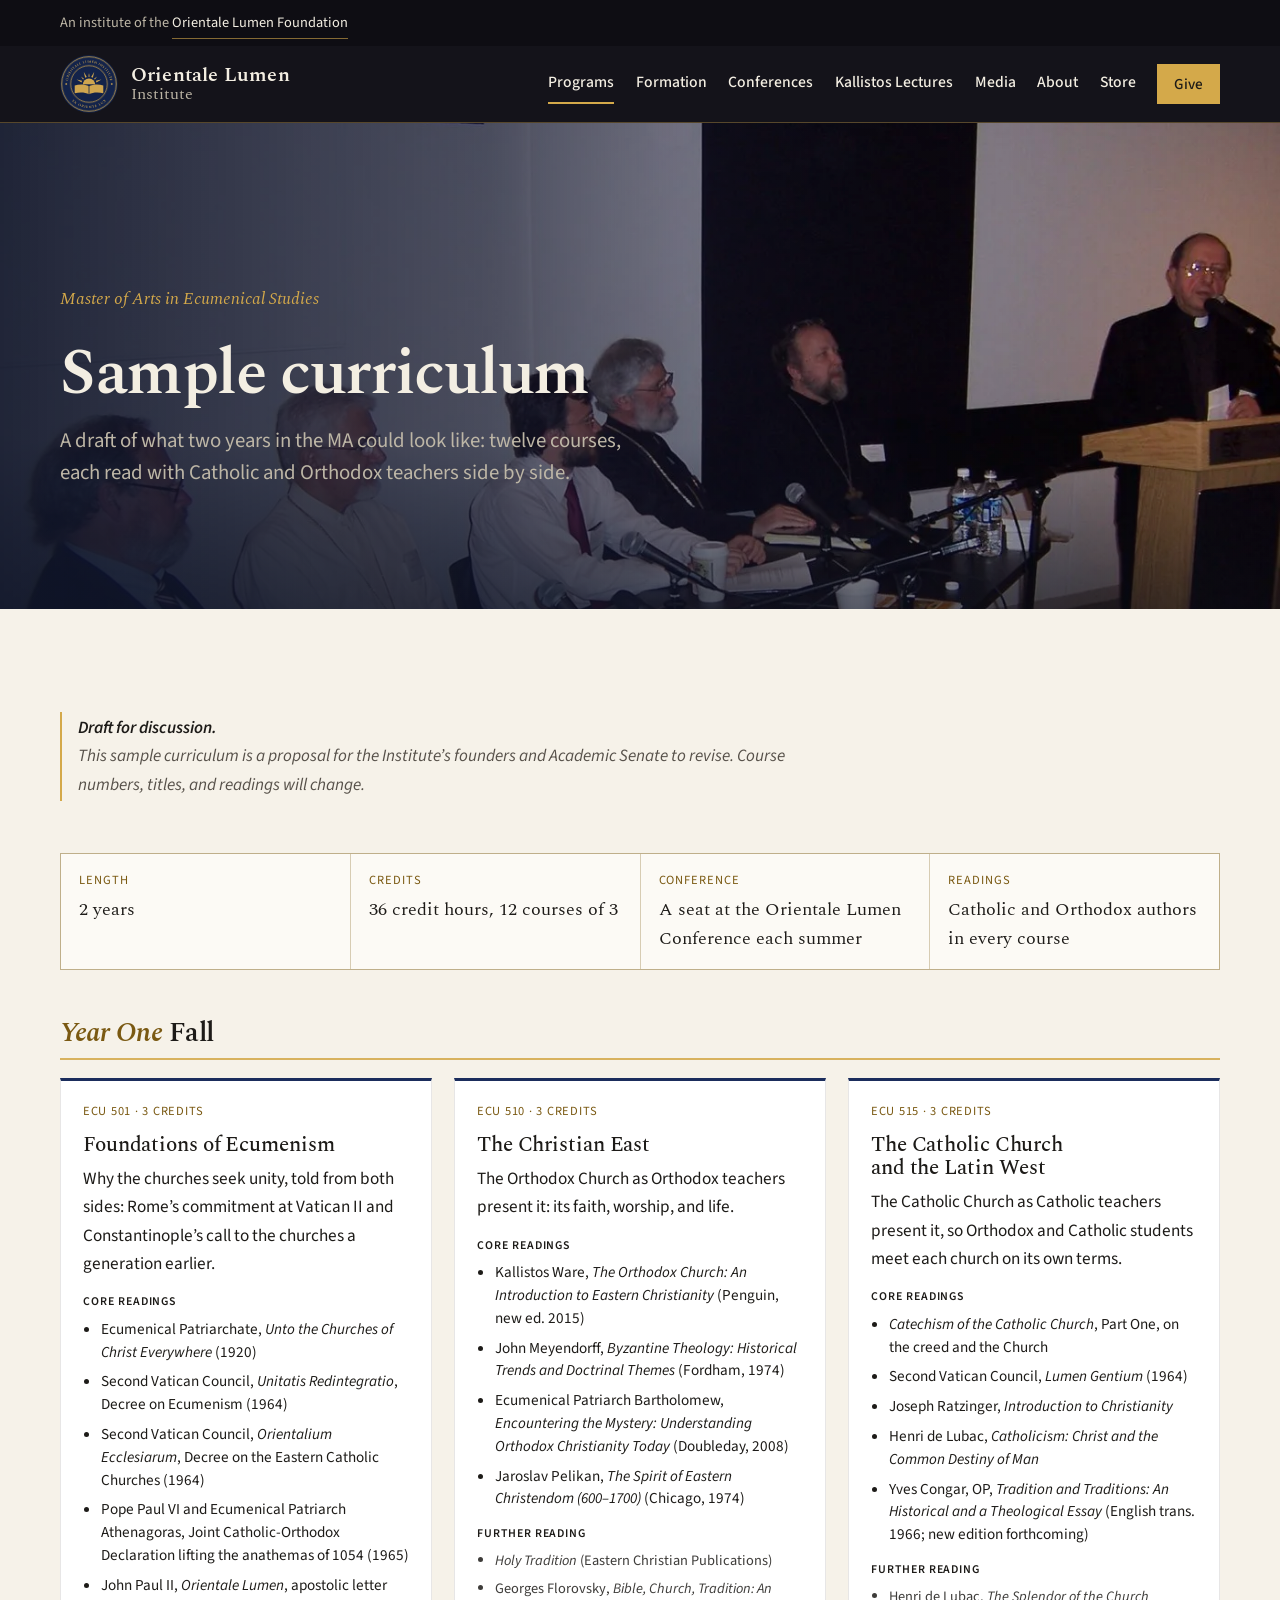
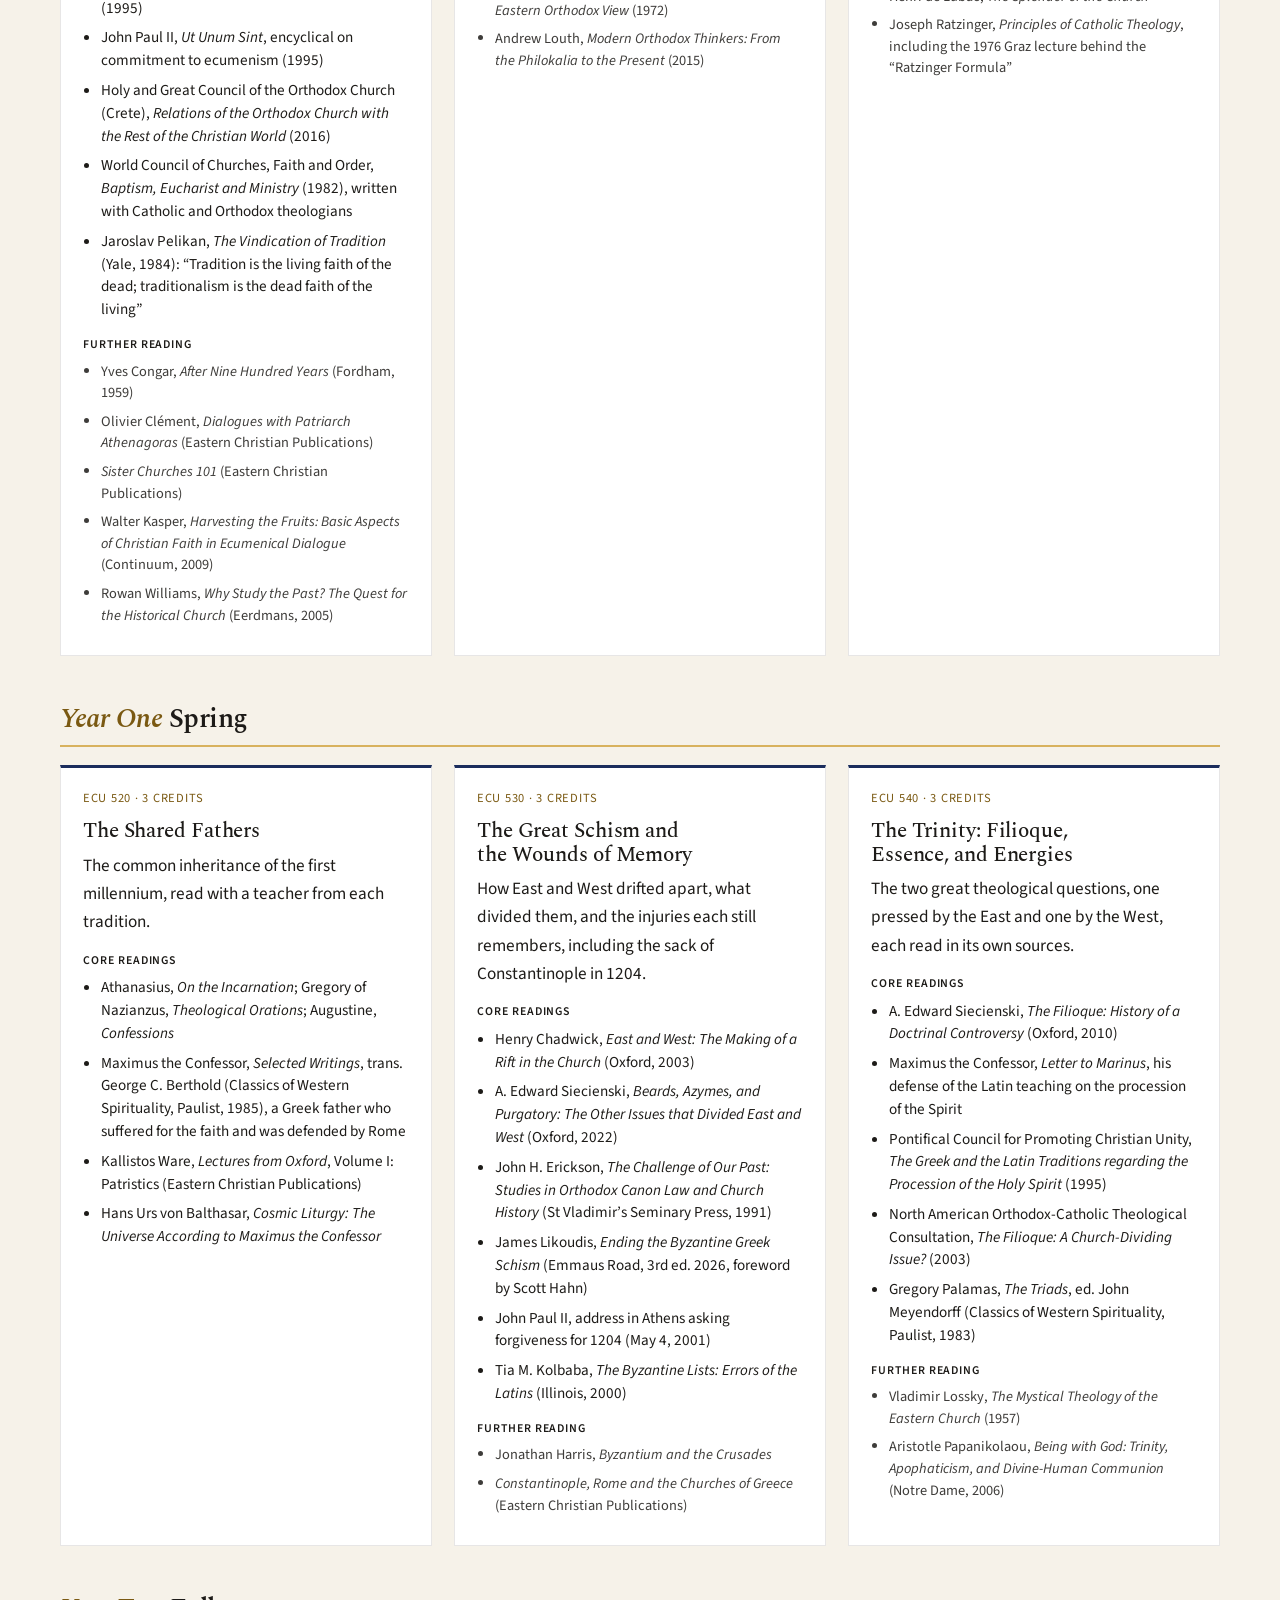
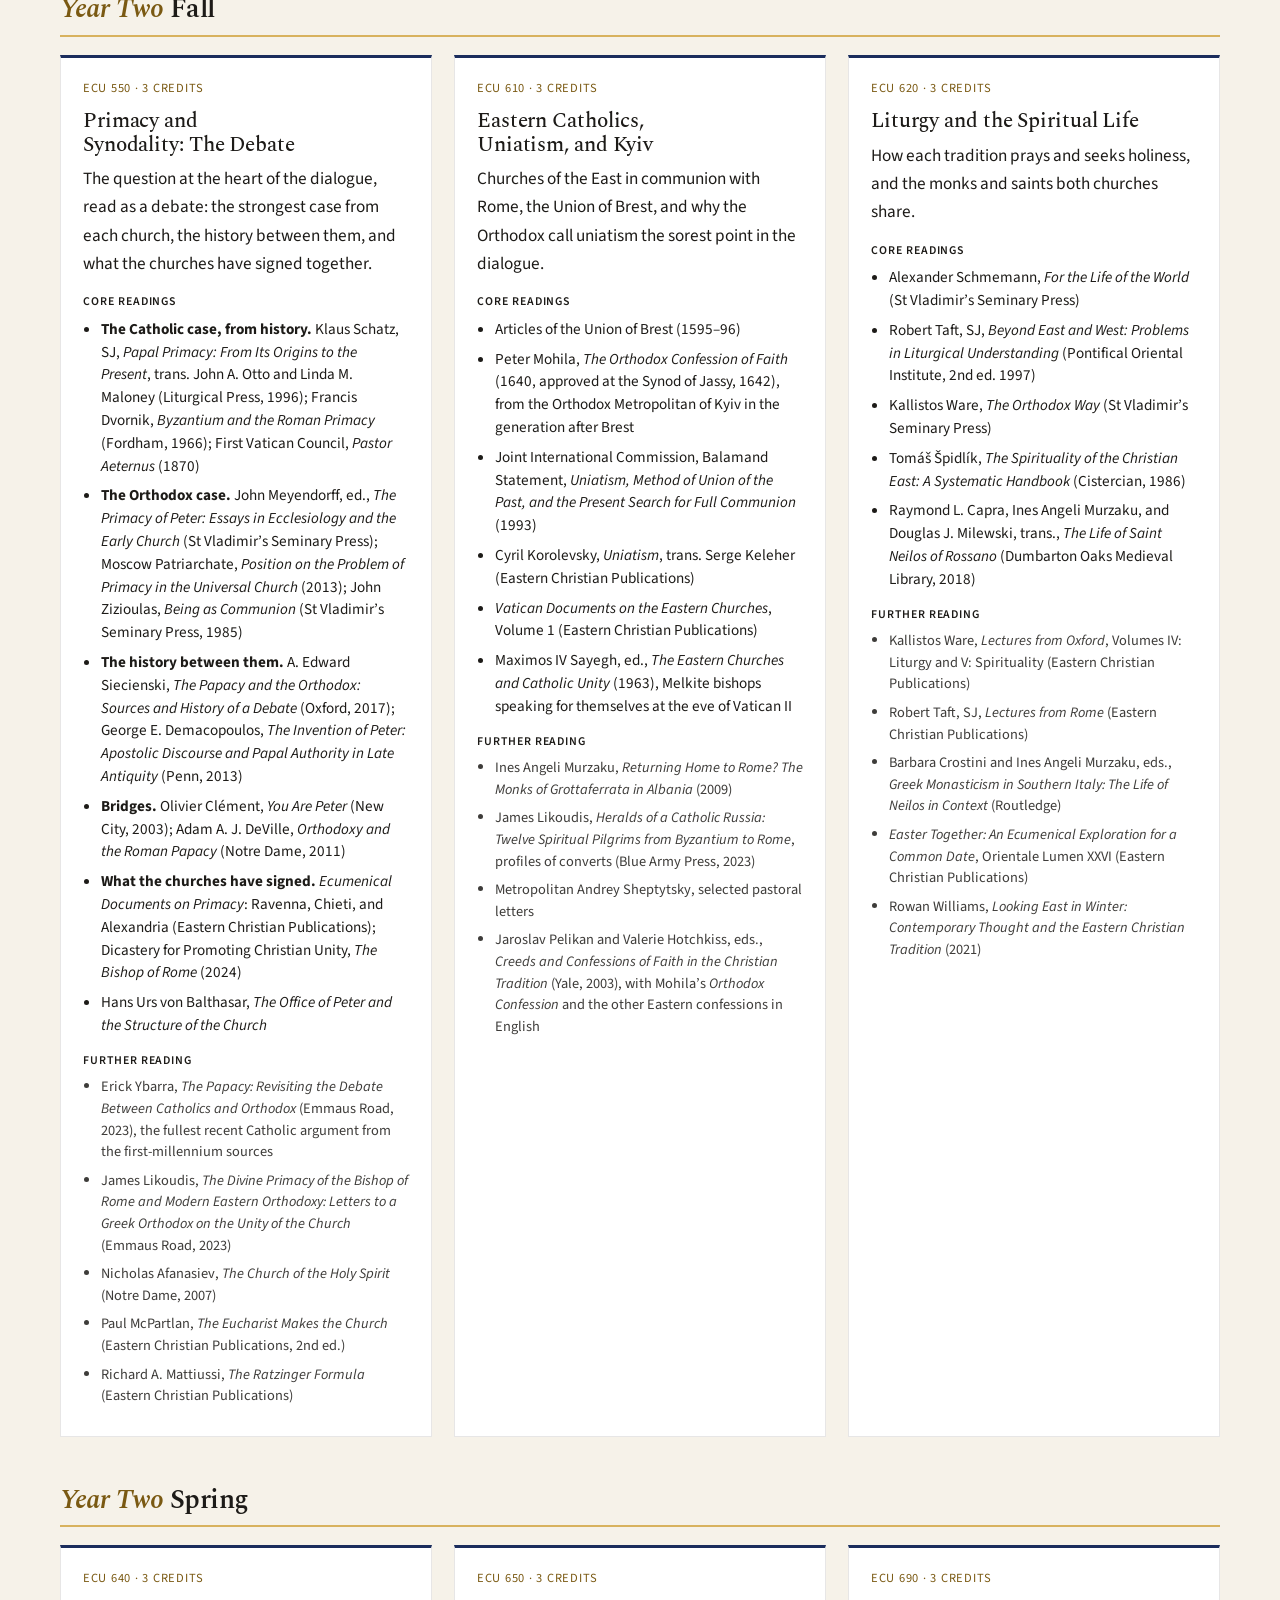
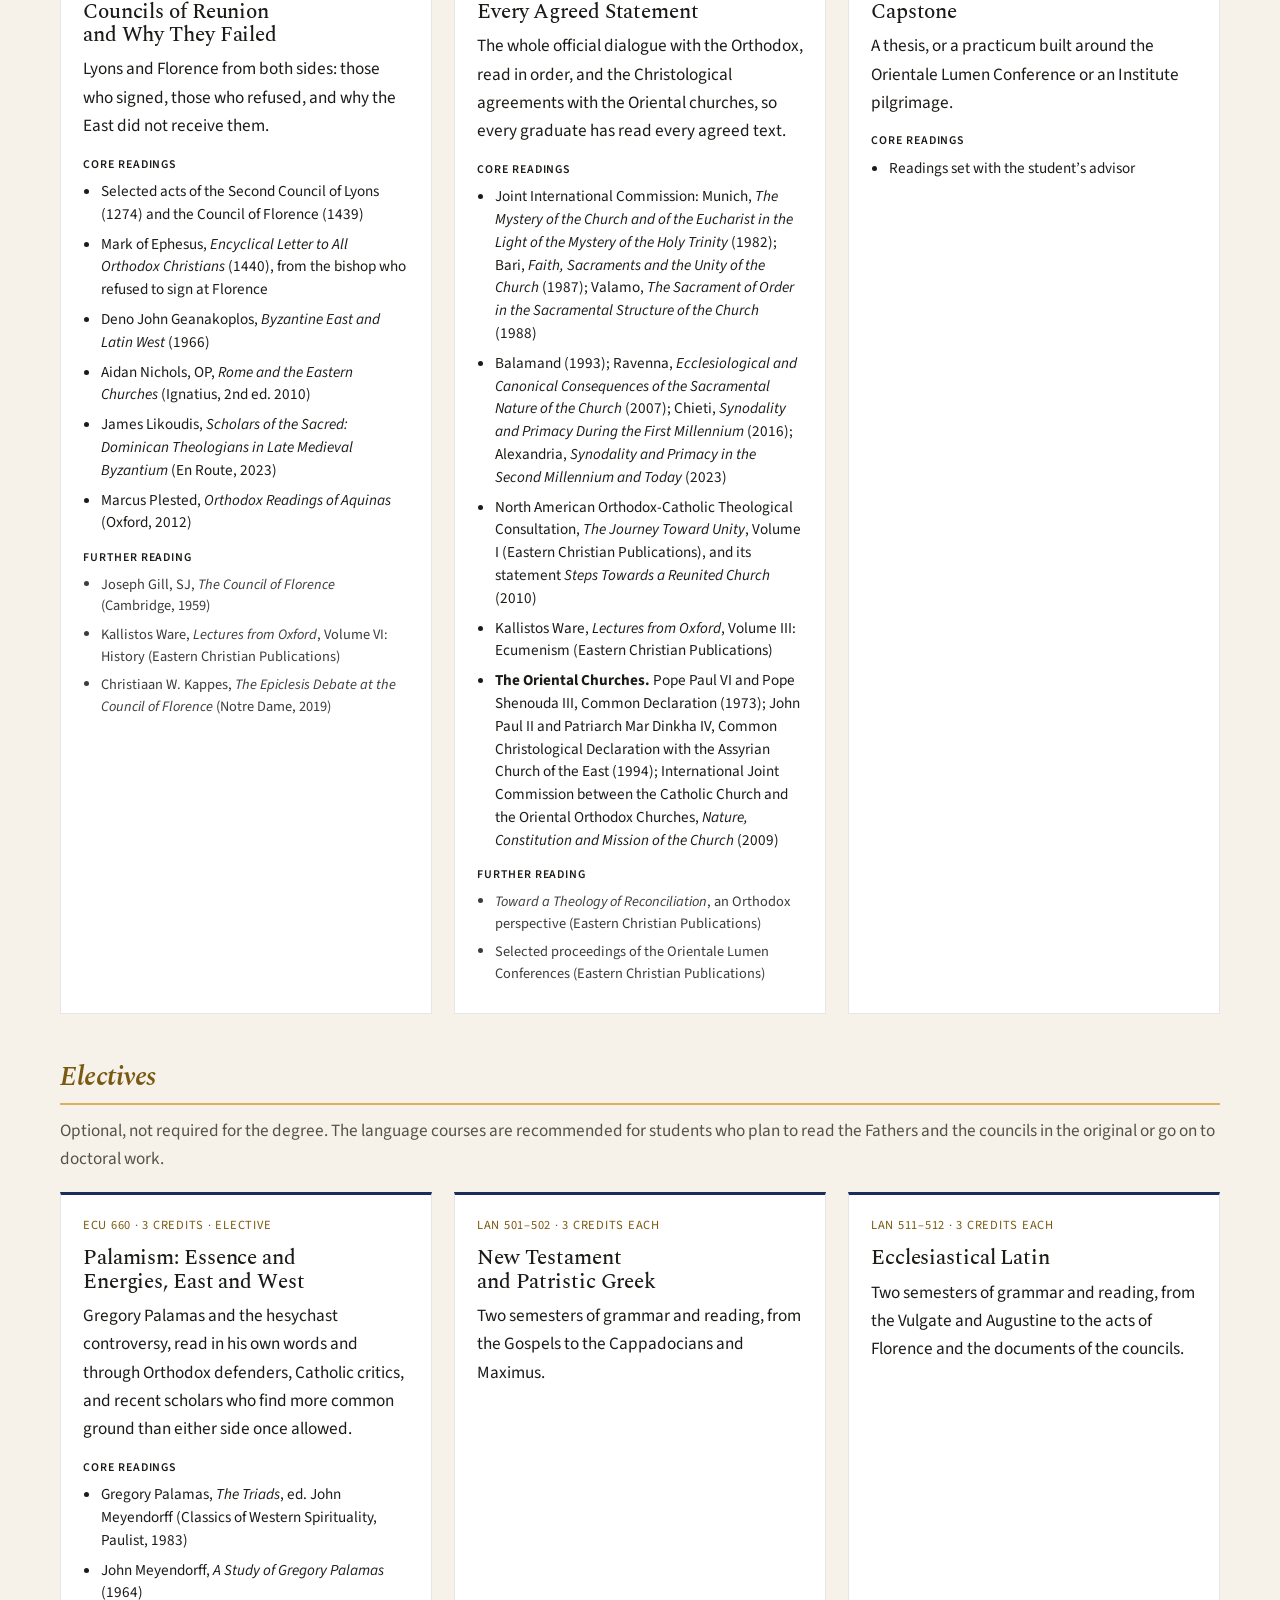
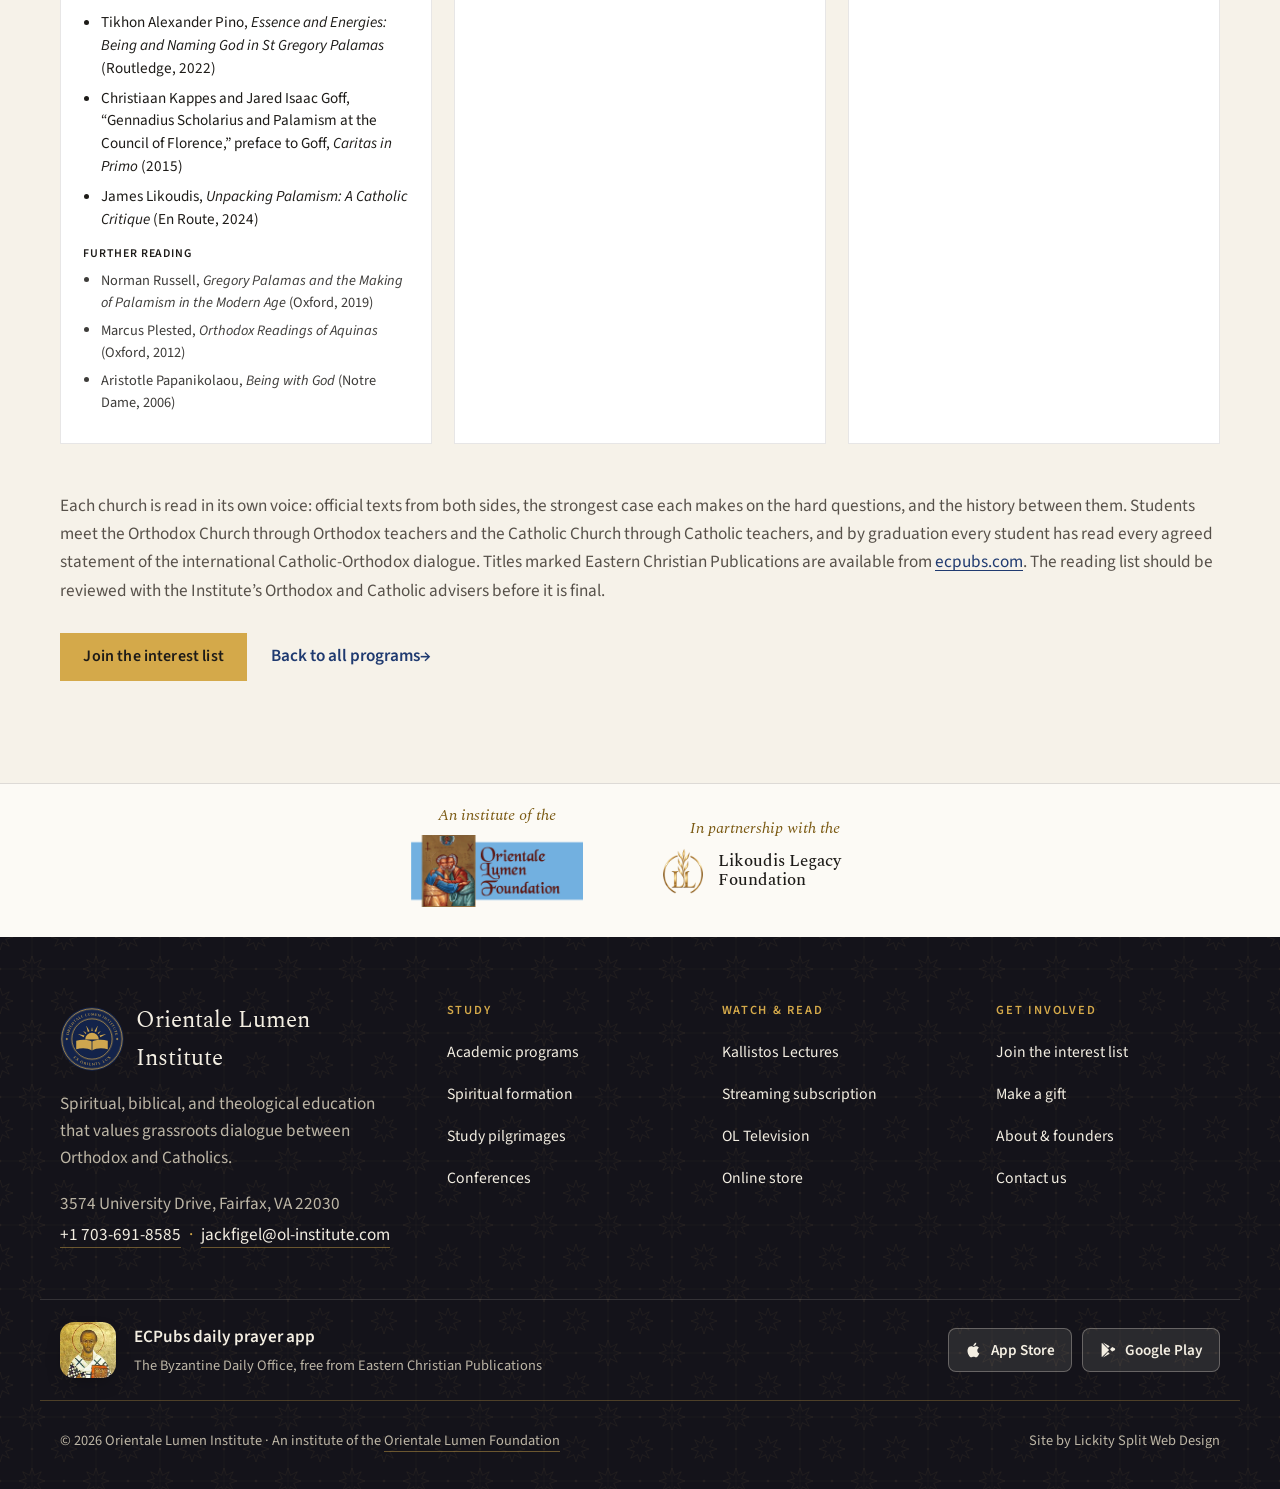
<file: curriculum.html>
<!doctype html>
<html lang="en">
<head>
<meta charset="utf-8">
<meta name="viewport" content="width=device-width, initial-scale=1, viewport-fit=cover">
<title>Sample Curriculum (Draft) · Orientale Lumen Institute</title>
<meta name="claude:viewport-fit-sides" content="cover">
<meta name="description" content="A draft two-year curriculum for the Master of Arts in Ecumenical Studies, with Catholic and Orthodox readings for each course.">
<meta name="robots" content="noindex, nofollow">
<link rel="canonical" href="https://ol-institute.com/curriculum.html">
<meta property="og:type" content="website"><meta property="og:site_name" content="Orientale Lumen Institute">
<meta property="og:title" content="Sample Curriculum (Draft) · Orientale Lumen Institute"><meta property="og:description" content="A draft two-year curriculum for the Master of Arts in Ecumenical Studies, with Catholic and Orthodox readings for each course.">
<meta property="og:url" content="https://ol-institute.com/curriculum.html"><meta property="og:image" content="https://ol-institute.com/img/olxxx-hero-panel.jpg">
<meta name="twitter:card" content="summary_large_image">
<link rel="icon" href="img/brand/favicon.svg?v=6" type="image/svg+xml"><link rel="icon" href="img/brand/favicon.ico" sizes="any">
<link rel="apple-touch-icon" href="img/brand/apple-touch-icon.png"><link rel="manifest" href="site.webmanifest">
<meta name="theme-color" content="#14131a">
<link rel="preconnect" href="https://fonts.googleapis.com"><link rel="preconnect" href="https://fonts.gstatic.com" crossorigin>
<link rel="stylesheet" href="https://fonts.googleapis.com/css2?family=Mrs+Saint+Delafield&family=Spectral:ital,wght@0,400;0,500;0,600;1,400;1,500&family=Source+Sans+3:wght@400;500;600&display=swap">
<link rel="stylesheet" href="styles.css?v=1023w">

</head>
<body>
<a class="skip" href="#main">Skip to content</a>
<div class="parent-bar"><div class="wrap">
  <span>An institute of the <a href="https://olfoundation.net/" target="_blank" rel="noopener">Orientale Lumen Foundation</a></span>
</div></div>
<header class="site-head"><div class="wrap bar">
  <a class="brand" href="index.html"><img src="img/brand/mark.svg?v=6" alt="" width="44" height="44"><span><b>Orientale Lumen</b>Institute</span></a>
  <button class="menu-btn" id="menu-btn" aria-expanded="false" aria-controls="site-nav"><i aria-hidden="true"></i>Menu</button>
  <nav class="nav" id="site-nav" aria-label="Main"><a href="programs.html" aria-current="page">Programs</a><a href="formation.html">Formation</a><a href="gatherings.html">Conferences</a><a href="lectures-from-oxford.html">Kallistos Lectures</a><a href="media.html">Media</a><a href="about.html">About</a><a href="https://ol-institute.com/online-store" target="_blank" rel="noopener">Store</a><a class="btn gold small" href="give.html">Give</a></nav>
</div></header>
<main id="main">
<section class="page-head"><picture><source srcset="img/06-100-0086.webp" type="image/webp"><img src="img/06-100-0086.jpg" alt="Plenary speakers at an Orientale Lumen Conference" loading="eager" decoding="async"></picture>
<div class="wrap"><p class="kicker">Master of Arts in Ecumenical Studies</p><h1>Sample curriculum</h1><p class="lede">A draft of what two years in the MA could look like: twelve courses, each read with Catholic and Orthodox teachers side by side.</p></div></section>
<section class="sec"><div class="wrap">
<p class="status"><b>Draft for discussion.</b> This sample curriculum is a proposal for the Institute’s founders and Academic Senate to revise. Course numbers, titles, and readings will change.</p>
<dl class="cur-facts"><div><dt>Length</dt><dd>2 years</dd></div><div><dt>Credits</dt><dd>36 credit hours, 12 courses of 3</dd></div><div><dt>Conference</dt><dd>A seat at the Orientale Lumen Conference each summer</dd></div><div><dt>Readings</dt><dd>Catholic and Orthodox authors in every course</dd></div></dl>
<div class="cur-term"><h2><span>Year One</span> Fall</h2><div class="cur-grid">
<article class="cur-course"><p class="cur-code">ECU 501 · 3 credits</p><h3>Foundations of Ecumenism</h3><p>Why the churches seek unity, told from both sides: Rome’s commitment at Vatican II and Constantinople’s call to the churches a generation earlier.</p><p class="cur-k">Core readings</p><ul><li>Ecumenical Patriarchate, <cite>Unto the Churches of Christ Everywhere</cite> (1920)</li><li>Second Vatican Council, <cite>Unitatis Redintegratio</cite>, Decree on Ecumenism (1964)</li><li>Second Vatican Council, <cite>Orientalium Ecclesiarum</cite>, Decree on the Eastern Catholic Churches (1964)</li><li>Pope Paul VI and Ecumenical Patriarch Athenagoras, Joint Catholic-Orthodox Declaration lifting the anathemas of 1054 (1965)</li><li>John Paul II, <cite>Orientale Lumen</cite>, apostolic letter (1995)</li><li>John Paul II, <cite>Ut Unum Sint</cite>, encyclical on commitment to ecumenism (1995)</li><li>Holy and Great Council of the Orthodox Church (Crete), <cite>Relations of the Orthodox Church with the Rest of the Christian World</cite> (2016)</li><li>World Council of Churches, Faith and Order, <cite>Baptism, Eucharist and Ministry</cite> (1982), written with Catholic and Orthodox theologians</li><li>Jaroslav Pelikan, <cite>The Vindication of Tradition</cite> (Yale, 1984): “Tradition is the living faith of the dead; traditionalism is the dead faith of the living”</li></ul><p class="cur-k">Further reading</p><ul class="cur-further"><li>Yves Congar, <cite>After Nine Hundred Years</cite> (Fordham, 1959)</li><li>Olivier Clément, <cite>Dialogues with Patriarch Athenagoras</cite> (Eastern Christian Publications)</li><li><cite>Sister Churches 101</cite> (Eastern Christian Publications)</li><li>Walter Kasper, <cite>Harvesting the Fruits: Basic Aspects of Christian Faith in Ecumenical Dialogue</cite> (Continuum, 2009)</li><li>Rowan Williams, <cite>Why Study the Past? The Quest for the Historical Church</cite> (Eerdmans, 2005)</li></ul></article>
<article class="cur-course"><p class="cur-code">ECU 510 · 3 credits</p><h3>The Christian East</h3><p>The Orthodox Church as Orthodox teachers present it: its faith, worship, and life.</p><p class="cur-k">Core readings</p><ul><li>Kallistos Ware, <cite>The Orthodox Church: An Introduction to Eastern Christianity</cite> (Penguin, new ed. 2015)</li><li>John Meyendorff, <cite>Byzantine Theology: Historical Trends and Doctrinal Themes</cite> (Fordham, 1974)</li><li>Ecumenical Patriarch Bartholomew, <cite>Encountering the Mystery: Understanding Orthodox Christianity Today</cite> (Doubleday, 2008)</li><li>Jaroslav Pelikan, <cite>The Spirit of Eastern Christendom (600–1700)</cite> (Chicago, 1974)</li></ul><p class="cur-k">Further reading</p><ul class="cur-further"><li><cite>Holy Tradition</cite> (Eastern Christian Publications)</li><li>Georges Florovsky, <cite>Bible, Church, Tradition: An Eastern Orthodox View</cite> (1972)</li><li>Andrew Louth, <cite>Modern Orthodox Thinkers: From the Philokalia to the Present</cite> (2015)</li></ul></article>
<article class="cur-course"><p class="cur-code">ECU 515 · 3 credits</p><h3>The Catholic Church and the Latin West</h3><p>The Catholic Church as Catholic teachers present it, so Orthodox and Catholic students meet each church on its own terms.</p><p class="cur-k">Core readings</p><ul><li><cite>Catechism of the Catholic Church</cite>, Part One, on the creed and the Church</li><li>Second Vatican Council, <cite>Lumen Gentium</cite> (1964)</li><li>Joseph Ratzinger, <cite>Introduction to Christianity</cite></li><li>Henri de Lubac, <cite>Catholicism: Christ and the Common Destiny of Man</cite></li><li>Yves Congar, OP, <cite>Tradition and Traditions: An Historical and a Theological Essay</cite> (English trans. 1966; new edition forthcoming)</li></ul><p class="cur-k">Further reading</p><ul class="cur-further"><li>Henri de Lubac, <cite>The Splendor of the Church</cite></li><li>Joseph Ratzinger, <cite>Principles of Catholic Theology</cite>, including the 1976 Graz lecture behind the “Ratzinger Formula”</li></ul></article>
</div></div>
<div class="cur-term"><h2><span>Year One</span> Spring</h2><div class="cur-grid">
<article class="cur-course"><p class="cur-code">ECU 520 · 3 credits</p><h3>The Shared Fathers</h3><p>The common inheritance of the first millennium, read with a teacher from each tradition.</p><p class="cur-k">Core readings</p><ul><li>Athanasius, <cite>On the Incarnation</cite>; Gregory of Nazianzus, <cite>Theological Orations</cite>; Augustine, <cite>Confessions</cite></li><li>Maximus the Confessor, <cite>Selected Writings</cite>, trans. George C. Berthold (Classics of Western Spirituality, Paulist, 1985), a Greek father who suffered for the faith and was defended by Rome</li><li>Kallistos Ware, <cite>Lectures from Oxford</cite>, Volume I: Patristics (Eastern Christian Publications)</li><li>Hans Urs von Balthasar, <cite>Cosmic Liturgy: The Universe According to Maximus the Confessor</cite></li></ul></article>
<article class="cur-course"><p class="cur-code">ECU 530 · 3 credits</p><h3>The Great Schism and the Wounds of Memory</h3><p>How East and West drifted apart, what divided them, and the injuries each still remembers, including the sack of Constantinople in 1204.</p><p class="cur-k">Core readings</p><ul><li>Henry Chadwick, <cite>East and West: The Making of a Rift in the Church</cite> (Oxford, 2003)</li><li>A. Edward Siecienski, <cite>Beards, Azymes, and Purgatory: The Other Issues that Divided East and West</cite> (Oxford, 2022)</li><li>John H. Erickson, <cite>The Challenge of Our Past: Studies in Orthodox Canon Law and Church History</cite> (St Vladimir’s Seminary Press, 1991)</li><li>James Likoudis, <cite>Ending the Byzantine Greek Schism</cite> (Emmaus Road, 3rd ed. 2026, foreword by Scott Hahn)</li><li>John Paul II, address in Athens asking forgiveness for 1204 (May 4, 2001)</li><li>Tia M. Kolbaba, <cite>The Byzantine Lists: Errors of the Latins</cite> (Illinois, 2000)</li></ul><p class="cur-k">Further reading</p><ul class="cur-further"><li>Jonathan Harris, <cite>Byzantium and the Crusades</cite></li><li><cite>Constantinople, Rome and the Churches of Greece</cite> (Eastern Christian Publications)</li></ul></article>
<article class="cur-course"><p class="cur-code">ECU 540 · 3 credits</p><h3>The Trinity: Filioque, Essence, and Energies</h3><p>The two great theological questions, one pressed by the East and one by the West, each read in its own sources.</p><p class="cur-k">Core readings</p><ul><li>A. Edward Siecienski, <cite>The Filioque: History of a Doctrinal Controversy</cite> (Oxford, 2010)</li><li>Maximus the Confessor, <cite>Letter to Marinus</cite>, his defense of the Latin teaching on the procession of the Spirit</li><li>Pontifical Council for Promoting Christian Unity, <cite>The Greek and the Latin Traditions regarding the Procession of the Holy Spirit</cite> (1995)</li><li>North American Orthodox-Catholic Theological Consultation, <cite>The Filioque: A Church-Dividing Issue?</cite> (2003)</li><li>Gregory Palamas, <cite>The Triads</cite>, ed. John Meyendorff (Classics of Western Spirituality, Paulist, 1983)</li></ul><p class="cur-k">Further reading</p><ul class="cur-further"><li>Vladimir Lossky, <cite>The Mystical Theology of the Eastern Church</cite> (1957)</li><li>Aristotle Papanikolaou, <cite>Being with God: Trinity, Apophaticism, and Divine-Human Communion</cite> (Notre Dame, 2006)</li></ul></article>
</div></div>
<div class="cur-term"><h2><span>Year Two</span> Fall</h2><div class="cur-grid">
<article class="cur-course"><p class="cur-code">ECU 550 · 3 credits</p><h3>Primacy and Synodality: The Debate</h3><p>The question at the heart of the dialogue, read as a debate: the strongest case from each church, the history between them, and what the churches have signed together.</p><p class="cur-k">Core readings</p><ul><li><b>The Catholic case, from history.</b> Klaus Schatz, SJ, <cite>Papal Primacy: From Its Origins to the Present</cite>, trans. John A. Otto and Linda M. Maloney (Liturgical Press, 1996); Francis Dvornik, <cite>Byzantium and the Roman Primacy</cite> (Fordham, 1966); First Vatican Council, <cite>Pastor Aeternus</cite> (1870)</li><li><b>The Orthodox case.</b> John Meyendorff, ed., <cite>The Primacy of Peter: Essays in Ecclesiology and the Early Church</cite> (St Vladimir’s Seminary Press); Moscow Patriarchate, <cite>Position on the Problem of Primacy in the Universal Church</cite> (2013); John Zizioulas, <cite>Being as Communion</cite> (St Vladimir’s Seminary Press, 1985)</li><li><b>The history between them.</b> A. Edward Siecienski, <cite>The Papacy and the Orthodox: Sources and History of a Debate</cite> (Oxford, 2017); George E. Demacopoulos, <cite>The Invention of Peter: Apostolic Discourse and Papal Authority in Late Antiquity</cite> (Penn, 2013)</li><li><b>Bridges.</b> Olivier Clément, <cite>You Are Peter</cite> (New City, 2003); Adam A. J. DeVille, <cite>Orthodoxy and the Roman Papacy</cite> (Notre Dame, 2011)</li><li><b>What the churches have signed.</b> <cite>Ecumenical Documents on Primacy</cite>: Ravenna, Chieti, and Alexandria (Eastern Christian Publications); Dicastery for Promoting Christian Unity, <cite>The Bishop of Rome</cite> (2024)</li><li>Hans Urs von Balthasar, <cite>The Office of Peter and the Structure of the Church</cite></li></ul><p class="cur-k">Further reading</p><ul class="cur-further"><li>Erick Ybarra, <cite>The Papacy: Revisiting the Debate Between Catholics and Orthodox</cite> (Emmaus Road, 2023), the fullest recent Catholic argument from the first-millennium sources</li><li>James Likoudis, <cite>The Divine Primacy of the Bishop of Rome and Modern Eastern Orthodoxy: Letters to a Greek Orthodox on the Unity of the Church</cite> (Emmaus Road, 2023)</li><li>Nicholas Afanasiev, <cite>The Church of the Holy Spirit</cite> (Notre Dame, 2007)</li><li>Paul McPartlan, <cite>The Eucharist Makes the Church</cite> (Eastern Christian Publications, 2nd ed.)</li><li>Richard A. Mattiussi, <cite>The Ratzinger Formula</cite> (Eastern Christian Publications)</li></ul></article>
<article class="cur-course"><p class="cur-code">ECU 610 · 3 credits</p><h3>Eastern Catholics, Uniatism, and Kyiv</h3><p>Churches of the East in communion with Rome, the Union of Brest, and why the Orthodox call uniatism the sorest point in the dialogue.</p><p class="cur-k">Core readings</p><ul><li>Articles of the Union of Brest (1595–96)</li><li>Peter Mohila, <cite>The Orthodox Confession of Faith</cite> (1640, approved at the Synod of Jassy, 1642), from the Orthodox Metropolitan of Kyiv in the generation after Brest</li><li>Joint International Commission, Balamand Statement, <cite>Uniatism, Method of Union of the Past, and the Present Search for Full Communion</cite> (1993)</li><li>Cyril Korolevsky, <cite>Uniatism</cite>, trans. Serge Keleher (Eastern Christian Publications)</li><li><cite>Vatican Documents on the Eastern Churches</cite>, Volume 1 (Eastern Christian Publications)</li><li>Maximos IV Sayegh, ed., <cite>The Eastern Churches and Catholic Unity</cite> (1963), Melkite bishops speaking for themselves at the eve of Vatican II</li></ul><p class="cur-k">Further reading</p><ul class="cur-further"><li>Ines Angeli Murzaku, <cite>Returning Home to Rome? The Monks of Grottaferrata in Albania</cite> (2009)</li><li>James Likoudis, <cite>Heralds of a Catholic Russia: Twelve Spiritual Pilgrims from Byzantium to Rome</cite>, profiles of converts (Blue Army Press, 2023)</li><li>Metropolitan Andrey Sheptytsky, selected pastoral letters</li><li>Jaroslav Pelikan and Valerie Hotchkiss, eds., <cite>Creeds and Confessions of Faith in the Christian Tradition</cite> (Yale, 2003), with Mohila’s <cite>Orthodox Confession</cite> and the other Eastern confessions in English</li></ul></article>
<article class="cur-course"><p class="cur-code">ECU 620 · 3 credits</p><h3>Liturgy and the Spiritual Life</h3><p>How each tradition prays and seeks holiness, and the monks and saints both churches share.</p><p class="cur-k">Core readings</p><ul><li>Alexander Schmemann, <cite>For the Life of the World</cite> (St Vladimir’s Seminary Press)</li><li>Robert Taft, SJ, <cite>Beyond East and West: Problems in Liturgical Understanding</cite> (Pontifical Oriental Institute, 2nd ed. 1997)</li><li>Kallistos Ware, <cite>The Orthodox Way</cite> (St Vladimir’s Seminary Press)</li><li>Tomáš Špidlík, <cite>The Spirituality of the Christian East: A Systematic Handbook</cite> (Cistercian, 1986)</li><li>Raymond L. Capra, Ines Angeli Murzaku, and Douglas J. Milewski, trans., <cite>The Life of Saint Neilos of Rossano</cite> (Dumbarton Oaks Medieval Library, 2018)</li></ul><p class="cur-k">Further reading</p><ul class="cur-further"><li>Kallistos Ware, <cite>Lectures from Oxford</cite>, Volumes IV: Liturgy and V: Spirituality (Eastern Christian Publications)</li><li>Robert Taft, SJ, <cite>Lectures from Rome</cite> (Eastern Christian Publications)</li><li>Barbara Crostini and Ines Angeli Murzaku, eds., <cite>Greek Monasticism in Southern Italy: The Life of Neilos in Context</cite> (Routledge)</li><li><cite>Easter Together: An Ecumenical Exploration for a Common Date</cite>, Orientale Lumen XXVI (Eastern Christian Publications)</li><li>Rowan Williams, <cite>Looking East in Winter: Contemporary Thought and the Eastern Christian Tradition</cite> (2021)</li></ul></article>
</div></div>
<div class="cur-term"><h2><span>Year Two</span> Spring</h2><div class="cur-grid">
<article class="cur-course"><p class="cur-code">ECU 640 · 3 credits</p><h3>Councils of Reunion and Why They Failed</h3><p>Lyons and Florence from both sides: those who signed, those who refused, and why the East did not receive them.</p><p class="cur-k">Core readings</p><ul><li>Selected acts of the Second Council of Lyons (1274) and the Council of Florence (1439)</li><li>Mark of Ephesus, <cite>Encyclical Letter to All Orthodox Christians</cite> (1440), from the bishop who refused to sign at Florence</li><li>Deno John Geanakoplos, <cite>Byzantine East and Latin West</cite> (1966)</li><li>Aidan Nichols, OP, <cite>Rome and the Eastern Churches</cite> (Ignatius, 2nd ed. 2010)</li><li>James Likoudis, <cite>Scholars of the Sacred: Dominican Theologians in Late Medieval Byzantium</cite> (En Route, 2023)</li><li>Marcus Plested, <cite>Orthodox Readings of Aquinas</cite> (Oxford, 2012)</li></ul><p class="cur-k">Further reading</p><ul class="cur-further"><li>Joseph Gill, SJ, <cite>The Council of Florence</cite> (Cambridge, 1959)</li><li>Kallistos Ware, <cite>Lectures from Oxford</cite>, Volume VI: History (Eastern Christian Publications)</li><li>Christiaan W. Kappes, <cite>The Epiclesis Debate at the Council of Florence</cite> (Notre Dame, 2019)</li></ul></article>
<article class="cur-course"><p class="cur-code">ECU 650 · 3 credits</p><h3>Every Agreed Statement</h3><p>The whole official dialogue with the Orthodox, read in order, and the Christological agreements with the Oriental churches, so every graduate has read every agreed text.</p><p class="cur-k">Core readings</p><ul><li>Joint International Commission: Munich, <cite>The Mystery of the Church and of the Eucharist in the Light of the Mystery of the Holy Trinity</cite> (1982); Bari, <cite>Faith, Sacraments and the Unity of the Church</cite> (1987); Valamo, <cite>The Sacrament of Order in the Sacramental Structure of the Church</cite> (1988)</li><li>Balamand (1993); Ravenna, <cite>Ecclesiological and Canonical Consequences of the Sacramental Nature of the Church</cite> (2007); Chieti, <cite>Synodality and Primacy During the First Millennium</cite> (2016); Alexandria, <cite>Synodality and Primacy in the Second Millennium and Today</cite> (2023)</li><li>North American Orthodox-Catholic Theological Consultation, <cite>The Journey Toward Unity</cite>, Volume I (Eastern Christian Publications), and its statement <cite>Steps Towards a Reunited Church</cite> (2010)</li><li>Kallistos Ware, <cite>Lectures from Oxford</cite>, Volume III: Ecumenism (Eastern Christian Publications)</li><li><b>The Oriental Churches.</b> Pope Paul VI and Pope Shenouda III, Common Declaration (1973); John Paul II and Patriarch Mar Dinkha IV, Common Christological Declaration with the Assyrian Church of the East (1994); International Joint Commission between the Catholic Church and the Oriental Orthodox Churches, <cite>Nature, Constitution and Mission of the Church</cite> (2009)</li></ul><p class="cur-k">Further reading</p><ul class="cur-further"><li><cite>Toward a Theology of Reconciliation</cite>, an Orthodox perspective (Eastern Christian Publications)</li><li>Selected proceedings of the Orientale Lumen Conferences (Eastern Christian Publications)</li></ul></article>
<article class="cur-course"><p class="cur-code">ECU 690 · 3 credits</p><h3>Capstone</h3><p>A thesis, or a practicum built around the Orientale Lumen Conference or an Institute pilgrimage.</p><p class="cur-k">Core readings</p><ul><li>Readings set with the student’s advisor</li></ul></article>
</div></div>
<div class="cur-term"><h2><span>Electives</span></h2><p style="margin:-6px 0 18px;color:var(--ink-2)">Optional, not required for the degree. The language courses are recommended for students who plan to read the Fathers and the councils in the original or go on to doctoral work.</p><div class="cur-grid"><article class="cur-course"><p class="cur-code">ECU 660 · 3 credits · elective</p><h3>Palamism: Essence and Energies, East and West</h3><p>Gregory Palamas and the hesychast controversy, read in his own words and through Orthodox defenders, Catholic critics, and recent scholars who find more common ground than either side once allowed.</p><p class="cur-k">Core readings</p><ul><li>Gregory Palamas, <cite>The Triads</cite>, ed. John Meyendorff (Classics of Western Spirituality, Paulist, 1983)</li><li>John Meyendorff, <cite>A Study of Gregory Palamas</cite> (1964)</li><li>Tikhon Alexander Pino, <cite>Essence and Energies: Being and Naming God in St Gregory Palamas</cite> (Routledge, 2022)</li><li>Christiaan Kappes and Jared Isaac Goff, “Gennadius Scholarius and Palamism at the Council of Florence,” preface to Goff, <cite>Caritas in Primo</cite> (2015)</li><li>James Likoudis, <cite>Unpacking Palamism: A Catholic Critique</cite> (En Route, 2024)</li></ul><p class="cur-k">Further reading</p><ul class="cur-further"><li>Norman Russell, <cite>Gregory Palamas and the Making of Palamism in the Modern Age</cite> (Oxford, 2019)</li><li>Marcus Plested, <cite>Orthodox Readings of Aquinas</cite> (Oxford, 2012)</li><li>Aristotle Papanikolaou, <cite>Being with God</cite> (Notre Dame, 2006)</li></ul></article><article class="cur-course"><p class="cur-code">LAN 501–502 · 3 credits each</p><h3>New Testament and Patristic Greek</h3><p>Two semesters of grammar and reading, from the Gospels to the Cappadocians and Maximus.</p></article><article class="cur-course"><p class="cur-code">LAN 511–512 · 3 credits each</p><h3>Ecclesiastical Latin</h3><p>Two semesters of grammar and reading, from the Vulgate and Augustine to the acts of Florence and the documents of the councils.</p></article></div></div>
<p class="note">Each church is read in its own voice: official texts from both sides, the strongest case each makes on the hard questions, and the history between them. Students meet the Orthodox Church through Orthodox teachers and the Catholic Church through Catholic teachers, and by graduation every student has read every agreed statement of the international Catholic-Orthodox dialogue. Titles marked Eastern Christian Publications are available from <a href="https://ecpubs.com/" target="_blank" rel="noopener">ecpubs.com</a>. The reading list should be reviewed with the Institute’s Orthodox and Catholic advisers before it is final.</p>
<div class="actions"><a class="btn gold" href="programs.html#interest">Join the interest list</a><a class="textlink" href="programs.html">Back to all programs</a></div>
</div></section>
</main>
<section class="family" aria-label="Partners"><div class="wrap family-row">
  <a class="fam" href="https://olfoundation.net/" target="_blank" rel="noopener"><span class="fam-k">An institute of the</span><img src="img/brand/olf-logo.png" alt="Orientale Lumen Foundation" width="360" height="150" loading="lazy"></a>
  <a class="fam" href="https://likoudislegacy.com" target="_blank" rel="noopener"><span class="fam-k">In partnership with the</span><span class="fam-llf"><img src="img/brand/partner-llf.png" alt="" width="240" height="240" loading="lazy"><b>Likoudis Legacy Foundation</b></span></a>
</div></section>
<footer class="site-foot">
  <div class="wrap foot-top">
    <div class="fbrand">
      <a class="fname" href="index.html"><img src="img/brand/mark.svg?v=6" alt="" width="40" height="40" loading="lazy"><span>Orientale Lumen Institute</span></a>
      <p class="foot-tag">Spiritual, biblical, and theological education that values grassroots dialogue between Orthodox and Catholics.</p>
      <address>3574 University Drive, Fairfax, VA 22030<br><a href="tel:+17036918585">+1 703-691-8585</a> <i>·</i> <a href="mailto:jackfigel@ol-institute.com">jackfigel@ol-institute.com</a></address>
    </div>
    <nav class="fcol" aria-label="Study"><h3>Study</h3><a href="programs.html">Academic programs</a><a href="formation.html">Spiritual formation</a><a href="formation.html#pilgrimages">Study pilgrimages</a><a href="gatherings.html">Conferences</a></nav>
    <nav class="fcol" aria-label="Watch and read"><h3>Watch &amp; read</h3><a href="lectures-from-oxford.html">Kallistos Lectures</a><a href="https://oltelevision.vhx.tv/" target="_blank" rel="noopener">Streaming subscription</a><a href="https://oltv.tv" target="_blank" rel="noopener">OL Television</a><a href="https://ol-institute.com/online-store" target="_blank" rel="noopener">Online store</a></nav>
    <nav class="fcol" aria-label="Get involved"><h3>Get involved</h3><a href="programs.html#interest">Join the interest list</a><a href="give.html">Make a gift</a><a href="about.html">About &amp; founders</a><a href="about.html#contact">Contact us</a></nav>
  </div>
  <div class="wrap foot-app"><picture><source srcset="img/ecpubs-app.webp" type="image/webp"><img class="app-icon" src="img/ecpubs-app.png" alt="ECPubs app icon" width="56" height="56" loading="lazy" decoding="async"></picture><div class="foot-app-txt"><b>ECPubs daily prayer app</b><span>The Byzantine Daily Office, free from Eastern Christian Publications</span></div><span class="app-btns"><a class="app-btn dark" href="https://apps.apple.com/us/app/ecpubs/id1334001844" target="_blank" rel="noopener"><svg viewBox="0 0 24 24" aria-hidden="true"><path fill="currentColor" d="M16.4 12.6c0-2.4 2-3.6 2.1-3.7-1.1-1.7-2.9-1.9-3.5-1.9-1.5-.2-2.9.9-3.7.9-.8 0-1.9-.9-3.2-.8-1.6 0-3.2 1-4 2.5-1.7 3-.4 7.4 1.2 9.8.8 1.2 1.8 2.5 3 2.4 1.2 0 1.7-.8 3.2-.8 1.5 0 1.9.8 3.2.8 1.3 0 2.2-1.2 3-2.4.9-1.4 1.3-2.7 1.3-2.8-.1 0-2.6-1-2.6-4zM14 5.4c.7-.8 1.1-1.9 1-3-1 0-2.1.7-2.8 1.5-.6.7-1.2 1.8-1 2.9 1.1.1 2.1-.6 2.8-1.4z"/></svg>App Store</a><a class="app-btn dark" href="https://play.google.com/store/apps/details?id=com.app.ecpubs" target="_blank" rel="noopener"><svg viewBox="0 0 24 24" aria-hidden="true"><path fill="currentColor" d="M4 2.6 13.5 12 4 21.4c-.3-.2-.5-.6-.5-1V3.6c0-.4.2-.8.5-1zm11 7.9 2.6-2.6 3.3 1.9c.9.5.9 1.8 0 2.4l-3.3 1.9-2.6-2.6L15 10.5zM5.3 1.9l8.9 5.1-2.2 2.2-6.7-7.3zm6.7 12.9 2.2 2.2-8.9 5.1 6.7-7.3z"/></svg>Google Play</a></span></div>
  <div class="wrap foot-base">
    <span>© 2026 Orientale Lumen Institute · An institute of the <a class="plain" href="https://olfoundation.net/" target="_blank" rel="noopener">Orientale Lumen Foundation</a></span>
    <span class="foot-links"><button class="desk-toggle" id="desk-toggle" type="button">View desktop version</button><a href="https://lickitysplitweb.com" target="_blank" rel="noopener">Site by Lickity Split Web Design</a></span>
  </div>
</footer>
<div class="lightbox" id="lightbox" hidden role="dialog" aria-modal="true" aria-label="Photo"><button type="button" id="lb-close">Close</button><figure><img id="lb-img" alt=""><figcaption id="lb-cap"></figcaption></figure></div>
<script src="site.js?v=1022o"></script>
</body>
</html>
</file>
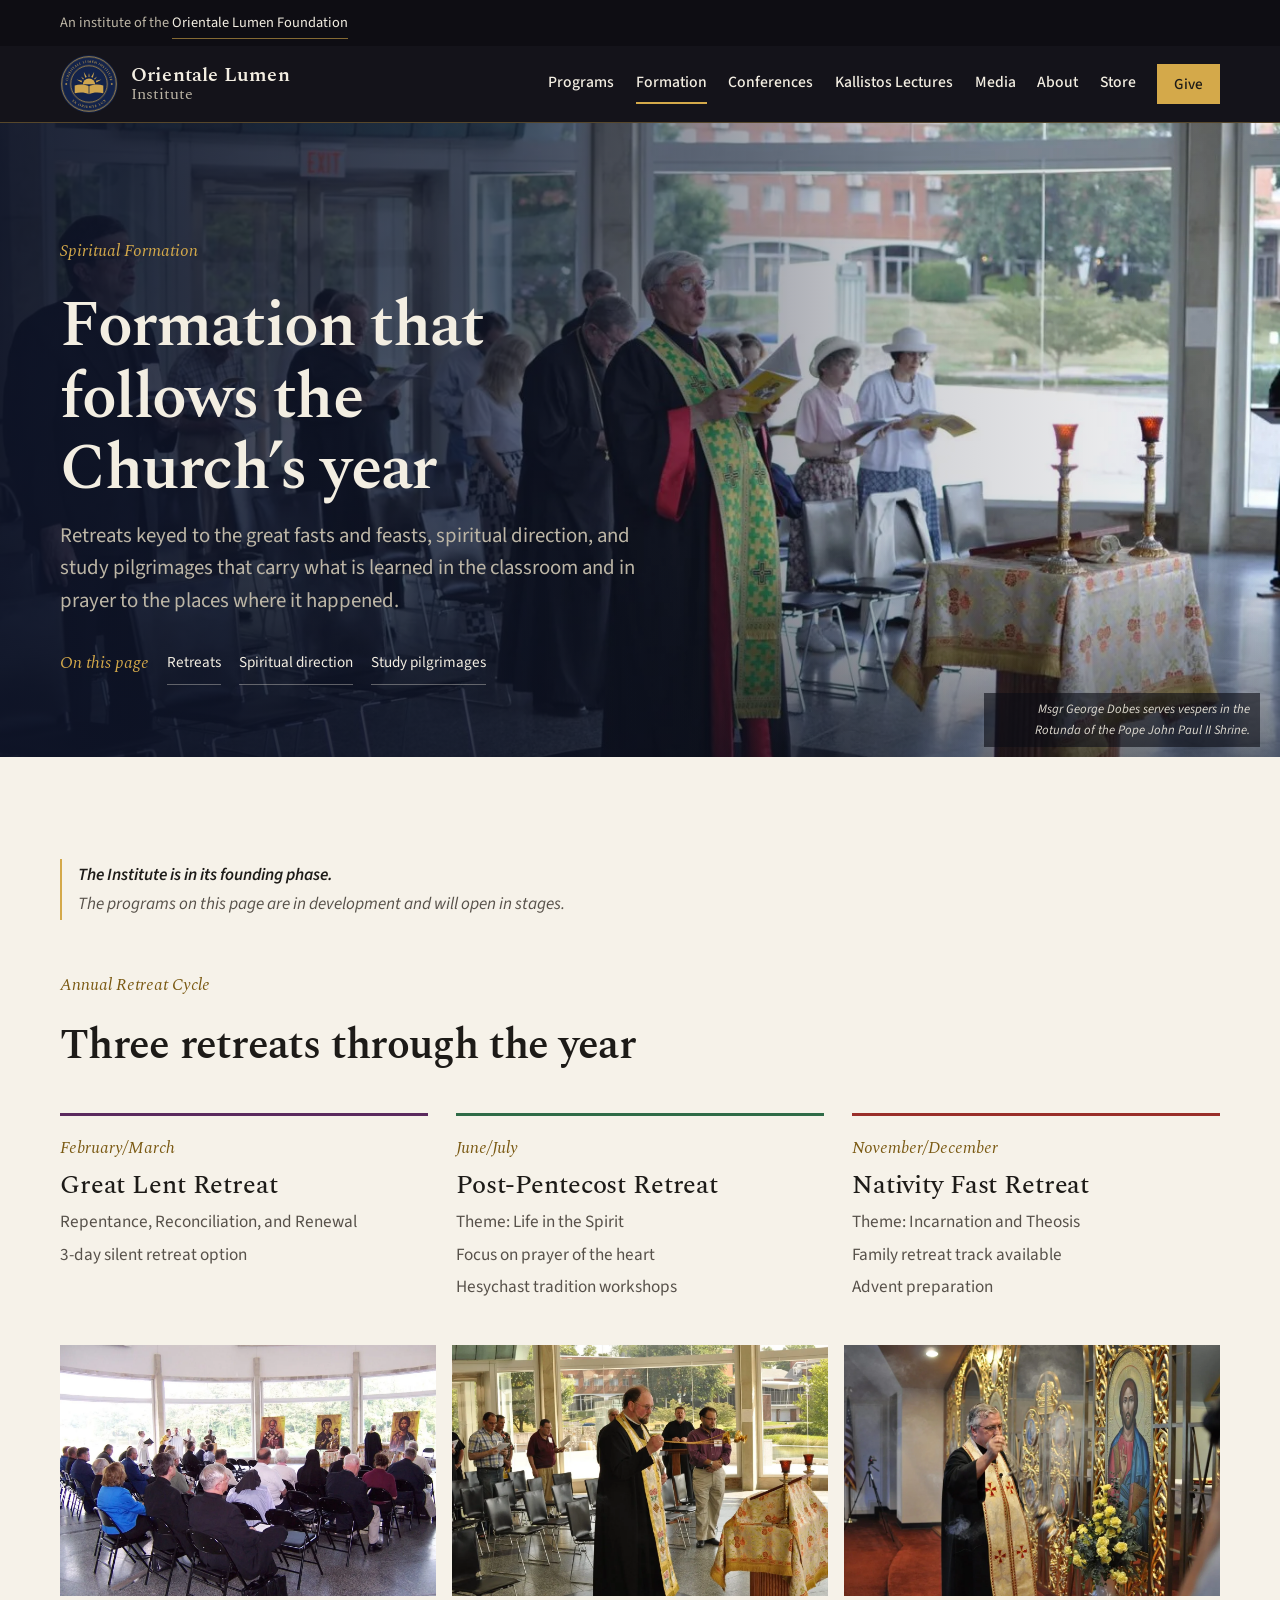
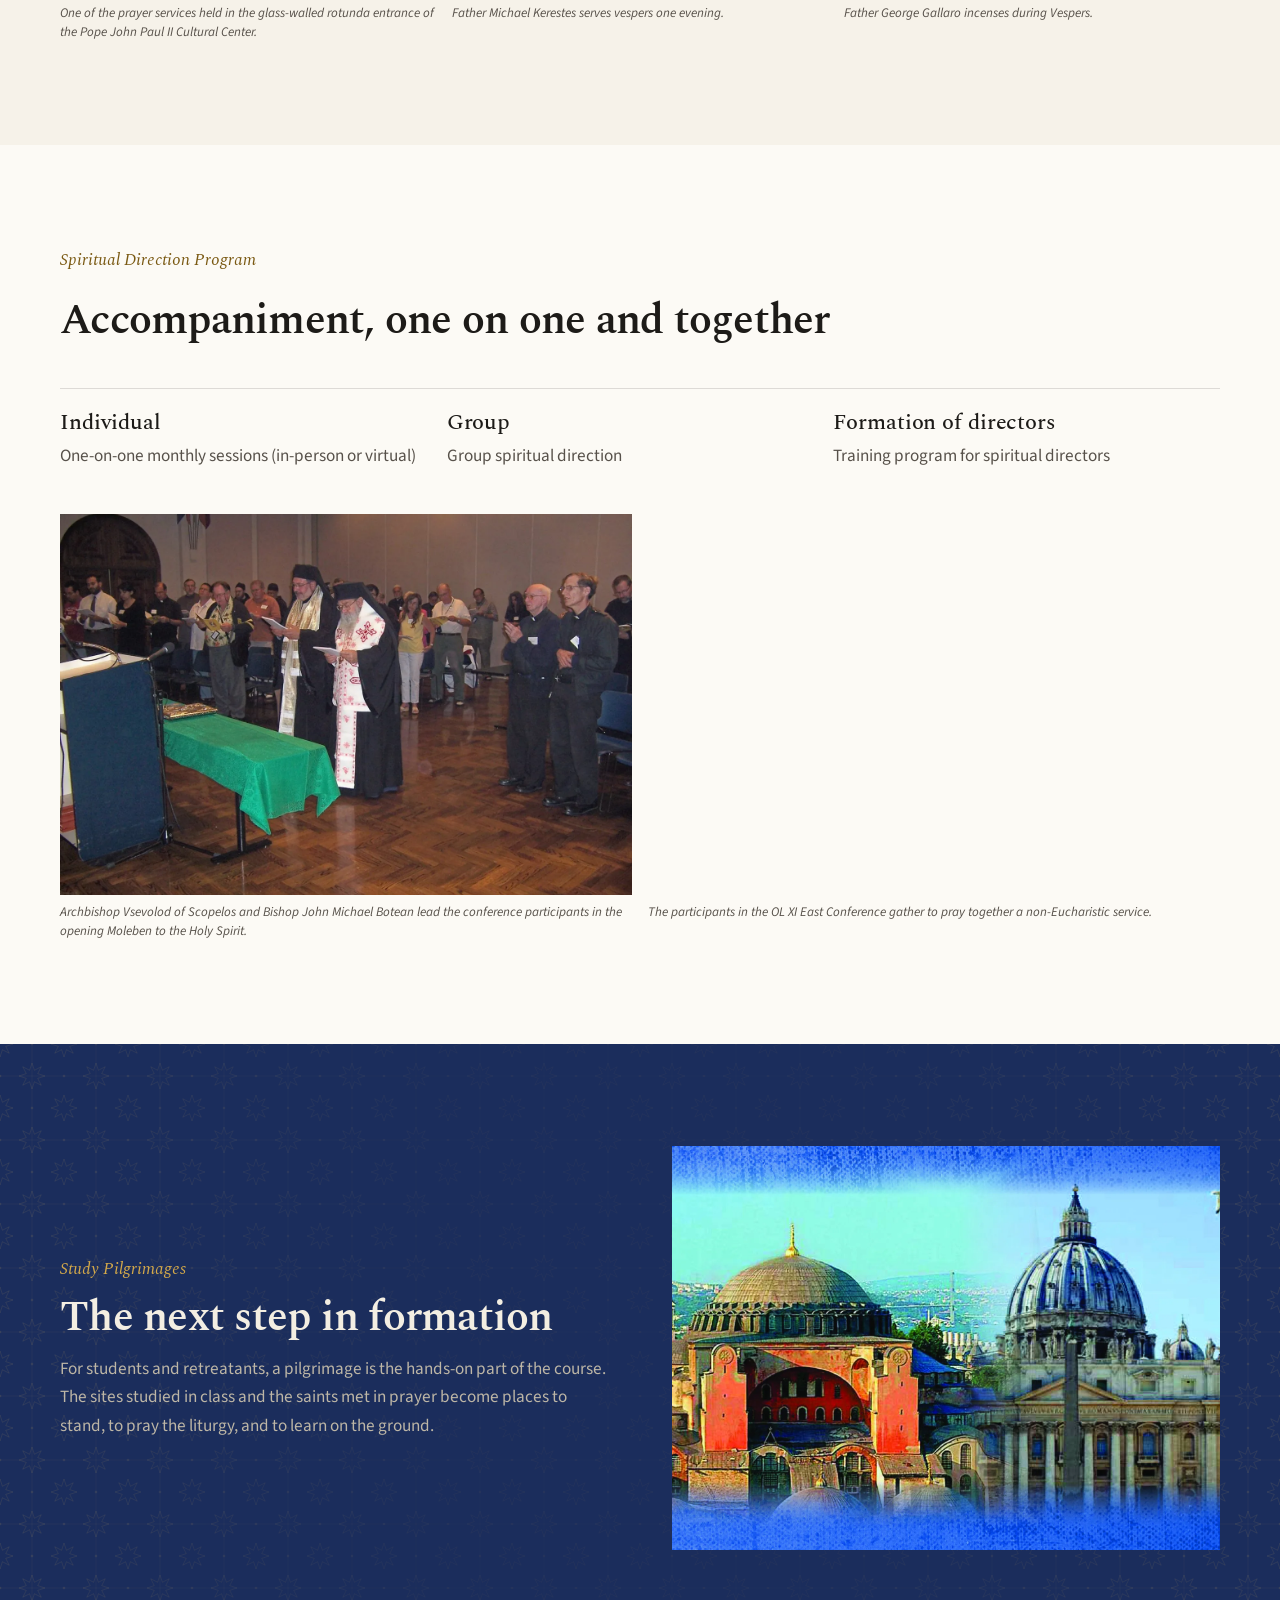
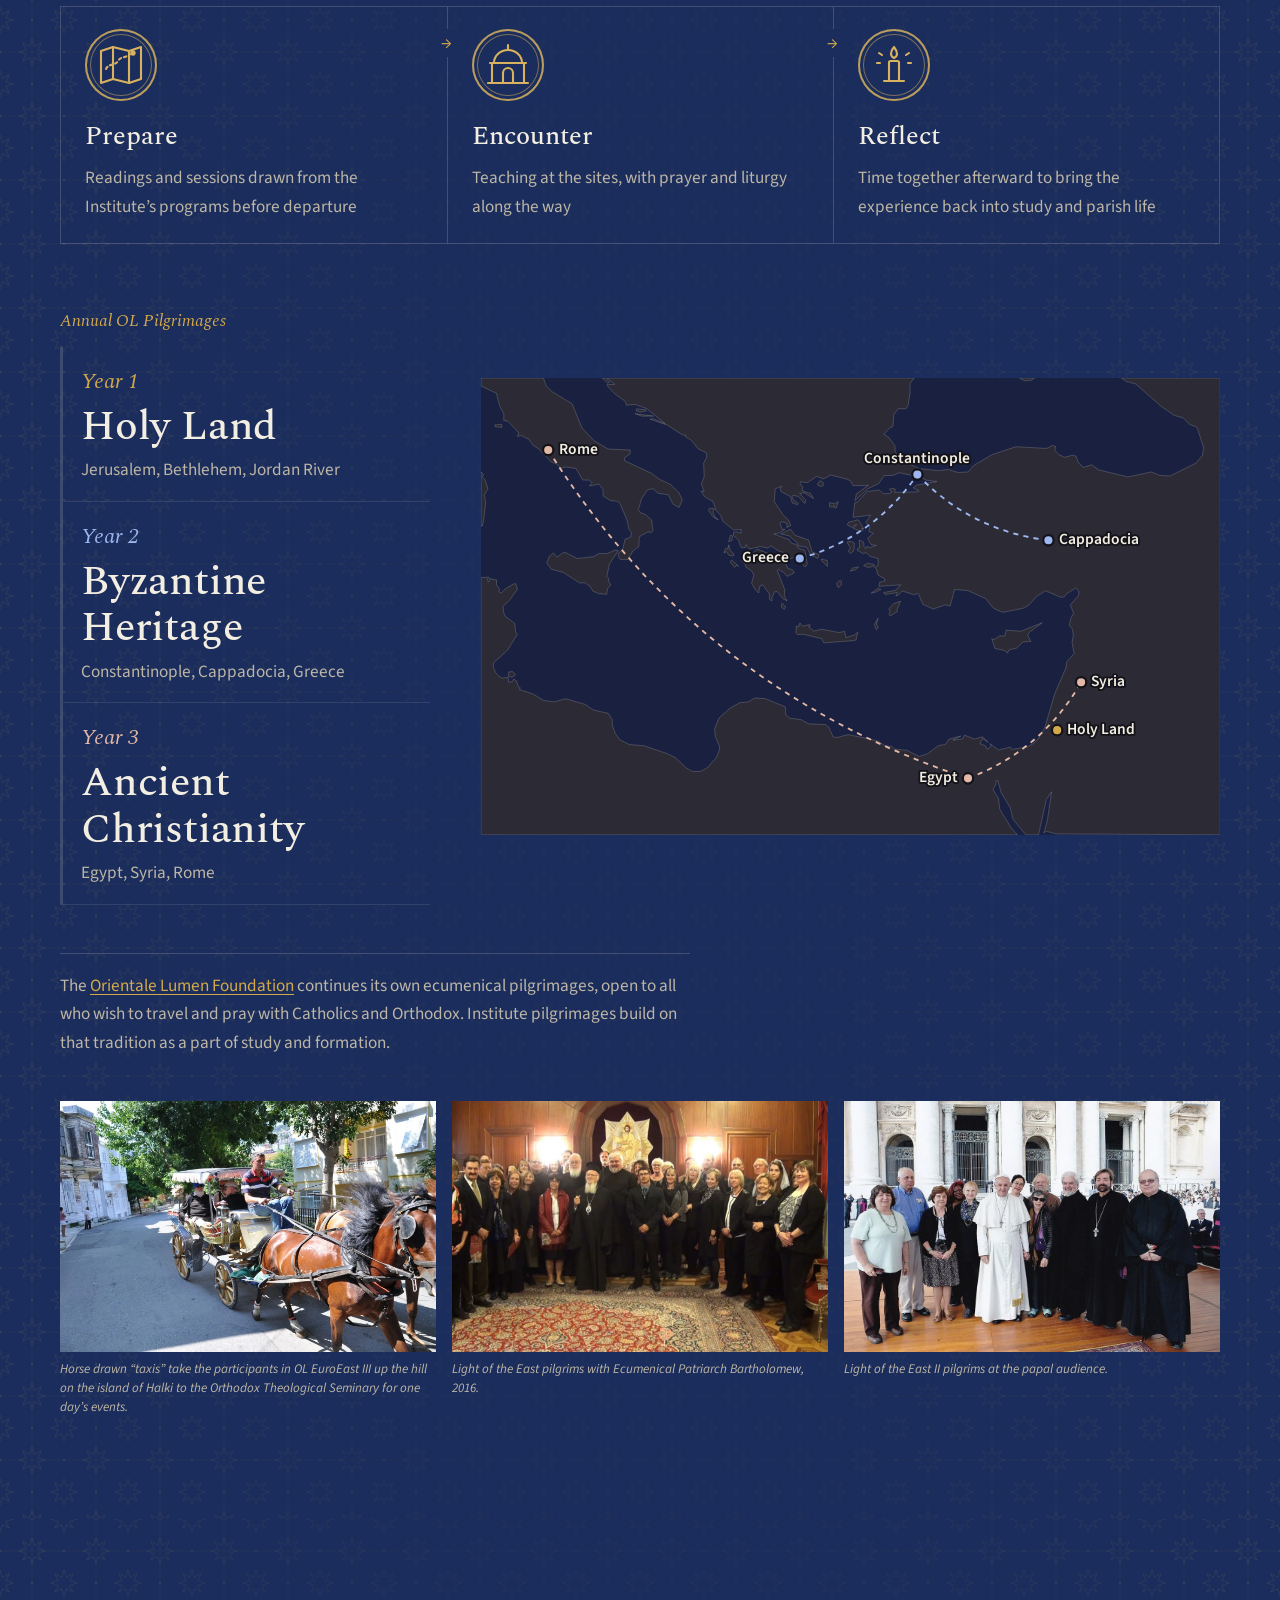
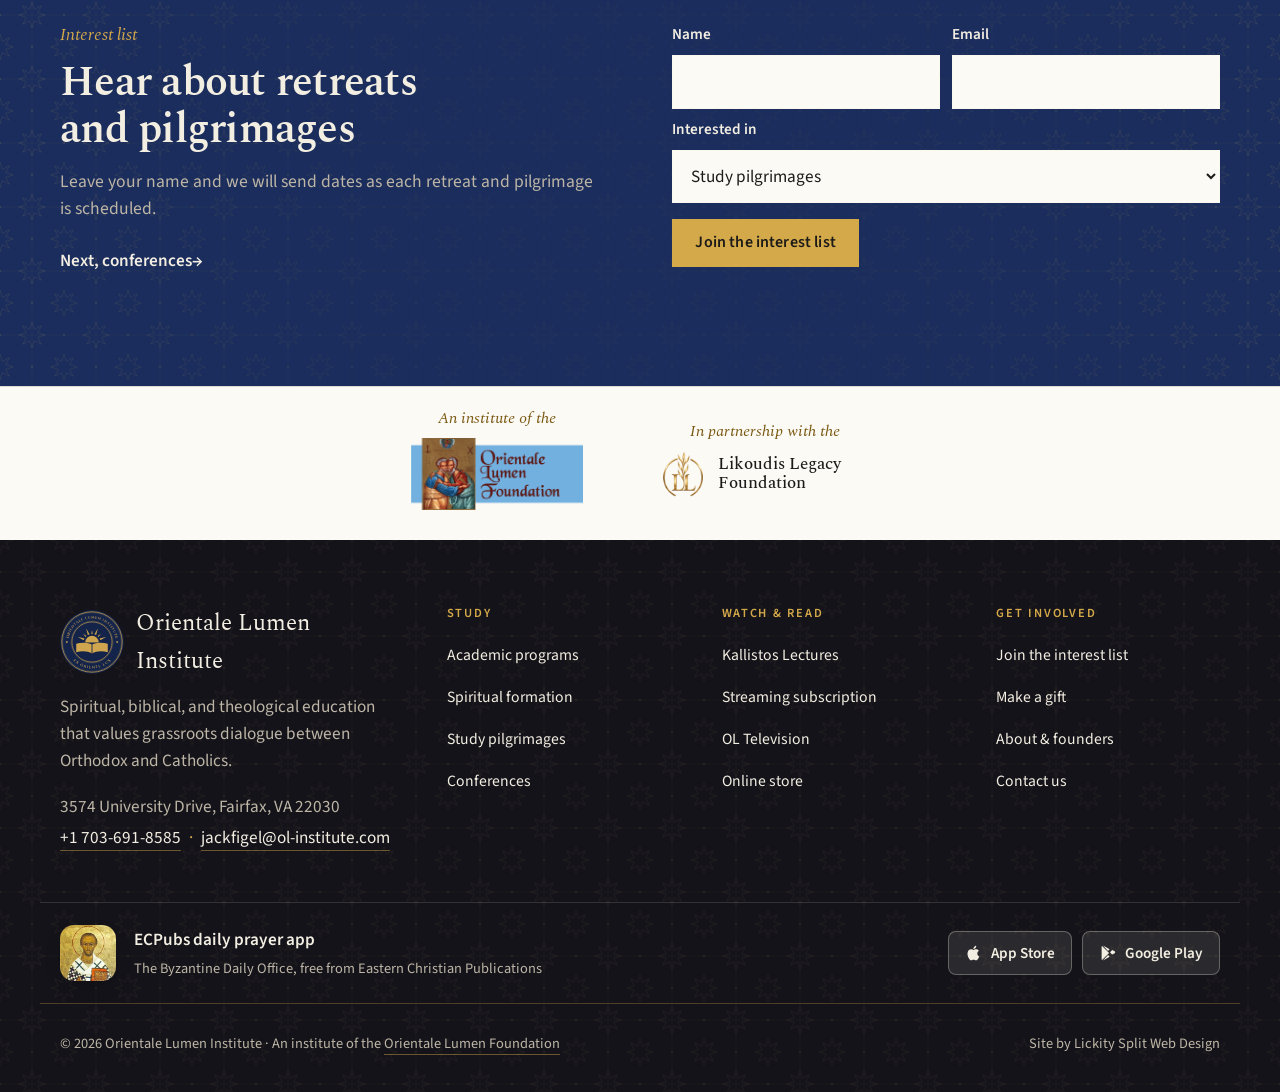
<file: formation.html>
<!doctype html>
<html lang="en">
<head>
<meta charset="utf-8">
<meta name="viewport" content="width=device-width, initial-scale=1, viewport-fit=cover">
<title>Spiritual Formation · Orientale Lumen Institute</title>
<meta name="claude:viewport-fit-sides" content="cover">
<meta name="description" content="Retreats through the Church’s year, spiritual direction, and study pilgrimages as the next step in formation.">
<meta name="robots" content="noindex, nofollow">
<link rel="canonical" href="https://ol-institute.com/formation.html">
<meta property="og:type" content="website"><meta property="og:site_name" content="Orientale Lumen Institute">
<meta property="og:title" content="Spiritual Formation · Orientale Lumen Institute"><meta property="og:description" content="Retreats through the Church’s year, spiritual direction, and study pilgrimages as the next step in formation.">
<meta property="og:url" content="https://ol-institute.com/formation.html"><meta property="og:image" content="https://ol-institute.com/img/16-dsc-0004-scaled.jpg">
<meta name="twitter:card" content="summary_large_image">
<link rel="icon" href="img/brand/favicon.svg?v=6" type="image/svg+xml"><link rel="icon" href="img/brand/favicon.ico" sizes="any">
<link rel="apple-touch-icon" href="img/brand/apple-touch-icon.png"><link rel="manifest" href="site.webmanifest">
<meta name="theme-color" content="#14131a">
<link rel="preconnect" href="https://fonts.googleapis.com"><link rel="preconnect" href="https://fonts.gstatic.com" crossorigin>
<link rel="stylesheet" href="https://fonts.googleapis.com/css2?family=Mrs+Saint+Delafield&family=Spectral:ital,wght@0,400;0,500;0,600;1,400;1,500&family=Source+Sans+3:wght@400;500;600&display=swap">
<link rel="stylesheet" href="styles.css?v=1023w">

</head>
<body>
<a class="skip" href="#main">Skip to content</a>
<div class="parent-bar"><div class="wrap">
  <span>An institute of the <a href="https://olfoundation.net/" target="_blank" rel="noopener">Orientale Lumen Foundation</a></span>
</div></div>
<header class="site-head"><div class="wrap bar">
  <a class="brand" href="index.html"><img src="img/brand/mark.svg?v=6" alt="" width="44" height="44"><span><b>Orientale Lumen</b>Institute</span></a>
  <button class="menu-btn" id="menu-btn" aria-expanded="false" aria-controls="site-nav"><i aria-hidden="true"></i>Menu</button>
  <nav class="nav" id="site-nav" aria-label="Main"><a href="programs.html">Programs</a><a href="formation.html" aria-current="page">Formation</a><a href="gatherings.html">Conferences</a><a href="lectures-from-oxford.html">Kallistos Lectures</a><a href="media.html">Media</a><a href="about.html">About</a><a href="https://ol-institute.com/online-store" target="_blank" rel="noopener">Store</a><a class="btn gold small" href="give.html">Give</a></nav>
</div></header>
<main id="main">
<section class="page-head "><picture><source srcset="img/16-dsc-0004-scaled.webp" type="image/webp"><img src="img/16-dsc-0004-scaled.jpg" alt="Vespers served in a rotunda" loading="eager" decoding="async"></picture>
<div class="wrap"><p class="kicker">Spiritual Formation</p><h1>Formation that follows the Church’s year</h1><p class="lede">Retreats keyed to the great fasts and feasts, spiritual direction, and study pilgrimages that carry what is learned in the classroom and in prayer to the places where it happened.</p><nav class="jump" aria-label="On this page"><span>On this page</span><a href="#retreats">Retreats</a><a href="#direction">Spiritual direction</a><a href="#pilgrimages">Study pilgrimages</a></nav></div>
<p class="credit">Msgr George Dobes serves vespers in the Rotunda of the Pope John Paul II Shrine.</p></section>
<section class="sec" id="retreats"><div class="wrap">
<p class="status"><b>The Institute is in its founding phase.</b> The programs on this page are in development and will open in stages.</p>
<header class="sec-head"><p class="kicker">Annual Retreat Cycle</p><h2>Three retreats through the year</h2></header>
<ol class="seasons">
  <li style="--c:#5b2a5e"><p class="when">February/March</p><h3>Great Lent Retreat</h3><ul class="list"><li>Repentance, Reconciliation, and Renewal</li><li>3-day silent retreat option</li></ul></li>
  <li style="--c:#2f6b47"><p class="when">June/July</p><h3>Post-Pentecost Retreat</h3><ul class="list"><li>Theme: Life in the Spirit</li><li>Focus on prayer of the heart</li><li>Hesychast tradition workshops</li></ul></li>
  <li style="--c:#9a2f2a"><p class="when">November/December</p><h3>Nativity Fast Retreat</h3><ul class="list"><li>Theme: Incarnation and Theosis</li><li>Family retreat track available</li><li>Advent preparation</li></ul></li>
</ol>
<div class="photo-strip"><figure><picture><source srcset="img/07-100-0105.webp" type="image/webp"><img src="img/07-100-0105.jpg" alt="One of the prayer services held in the glass-walled rotunda entrance of the Pope John Paul II Cultural Center" loading="lazy" decoding="async" data-zoom data-cap="One of the prayer services held in the glass-walled rotunda entrance of the Pope John Paul II Cultural Center."></picture><figcaption>One of the prayer services held in the glass-walled rotunda entrance of the Pope John Paul II Cultural Center.</figcaption></figure><figure><picture><source srcset="img/25-dsc-0115-scaled.webp" type="image/webp"><img src="img/25-dsc-0115-scaled.jpg" alt="Father Michael Kerestes serves vespers one evening" loading="lazy" decoding="async" data-zoom data-cap="Father Michael Kerestes serves vespers one evening."></picture><figcaption>Father Michael Kerestes serves vespers one evening.</figcaption></figure><figure><picture><source srcset="img/23-dsc-0084-scaled.webp" type="image/webp"><img src="img/23-dsc-0084-scaled.jpg" alt="Father George Gallaro incenses during Vespers" loading="lazy" decoding="async" data-zoom data-cap="Father George Gallaro incenses during Vespers."></picture><figcaption>Father George Gallaro incenses during Vespers.</figcaption></figure></div>
</div></section>
<section class="sec paper" id="direction"><div class="wrap">
<header class="sec-head"><p class="kicker">Spiritual Direction Program</p><h2>Accompaniment, one on one and together</h2></header>
<div class="trio">
  <div><h3>Individual</h3><p>One-on-one monthly sessions (in-person or virtual)</p></div>
  <div><h3>Group</h3><p>Group spiritual direction</p></div>
  <div><h3>Formation of directors</h3><p>Training program for spiritual directors</p></div>
</div>
<div class="photo-strip"><figure><picture><source srcset="img/02-000-0845-1.webp" type="image/webp"><img src="img/02-000-0845-1.jpg" alt="Archbishop Vsevolod of Scopelos and Bishop John Michael Botean lead the conference participants in the opening Moleben to the Holy Spirit" loading="lazy" decoding="async" data-zoom data-cap="Archbishop Vsevolod of Scopelos and Bishop John Michael Botean lead the conference participants in the opening Moleben to the Holy Spirit."></picture><figcaption>Archbishop Vsevolod of Scopelos and Bishop John Michael Botean lead the conference participants in the opening Moleben to the Holy Spirit.</figcaption></figure><figure><picture><source srcset="img/15-dscf2313.webp" type="image/webp"><img src="img/15-dscf2313.jpg" alt="The participants in the OL XI East Conference gather to pray together a non-Eucharistic service" loading="lazy" decoding="async" data-zoom data-cap="The participants in the OL XI East Conference gather to pray together a non-Eucharistic service."></picture><figcaption>The participants in the OL XI East Conference gather to pray together a non-Eucharistic service.</figcaption></figure></div>
</div></section>
<section class="sec night on-night" id="pilgrimages"><div class="wrap">
  <div class="pilgrim-intro">
    <div><p class="kicker">Study Pilgrimages</p><h2>The next step in formation</h2>
    <p>For students and retreatants, a pilgrimage is the hands-on part of the course. The sites studied in class and the saints met in prayer become places to stand, to pray the liturgy, and to learn on the ground.</p></div>
    <figure style="margin:0"><picture><source srcset="img/dual-churches.webp" type="image/webp"><img src="img/dual-churches.jpg" alt="Hagia Sophia in Constantinople and Saint Peter’s Basilica in Rome" loading="lazy" decoding="async"></picture></figure>
  </div>
  <ol class="arc">
    <li><span class="need-ic" aria-hidden="true"><svg viewBox="6 6 52 52" fill="none" stroke="currentColor" stroke-width="2.1" stroke-linecap="round" stroke-linejoin="round"><path d="M12 18l12-4 16 4 12-4v32l-12 4-16-4-12 4z"/><path d="M24 14v32M40 18v32"/><path d="M17 36c3-6 9-3 12-8s9-3 12-7" stroke-dasharray="2.5 3"/><circle cx="44" cy="20" r="1.6" fill="currentColor"/></svg></span><b>Prepare</b><p>Readings and sessions drawn from the Institute’s programs before departure</p></li>
    <li><span class="need-ic" aria-hidden="true"><svg viewBox="6 6 52 52" fill="none" stroke="currentColor" stroke-width="2.1" stroke-linecap="round" stroke-linejoin="round"><path d="M32 12v5"/><path d="M18 30a14 13 0 0 1 28 0"/><path d="M14 30h36"/><path d="M16 30v20h32V30"/><path d="M27 50V40a5 5 0 0 1 10 0v10"/><path d="M12 50h40"/></svg></span><b>Encounter</b><p>Teaching at the sites, with prayer and liturgy along the way</p></li>
    <li><span class="need-ic" aria-hidden="true"><svg viewBox="6 6 52 52" fill="none" stroke="currentColor" stroke-width="2.1" stroke-linecap="round" stroke-linejoin="round"><path d="M32 14c-4 5-4 9 0 11 4-2 4-6 0-11z"/><rect x="27" y="28" width="10" height="20" rx="1.5"/><path d="M22 48h20"/><path d="M20 22l-3-2M44 22l3-2M18 30h-3M46 30h3"/></svg></span><b>Reflect</b><p>Time together afterward to bring the experience back into study and parish life</p></li>
  </ol>
  <div class="route-map">
  <div><p class="kicker">Annual OL Pilgrimages</p>
  <ol class="route">
    <li tabindex="0" data-rt="1"><span class="yr">Year 1</span><h3>Holy Land</h3><p>Jerusalem, Bethlehem, Jordan River</p></li><li tabindex="0" data-rt="2"><span class="yr">Year 2</span><h3>Byzantine Heritage</h3><p>Constantinople, Cappadocia, Greece</p></li><li tabindex="0" data-rt="3"><span class="yr">Year 3</span><h3>Ancient Christianity</h3><p>Egypt, Syria, Rome</p></li>
  </ol></div>
  <figure class="pmap" aria-label="Map of the three pilgrimage routes">
<svg viewBox="0 0 1000 618" role="img" aria-labelledby="pmap-t"><title id="pmap-t">Pilgrimage routes: the Holy Land; Greece, Constantinople and Cappadocia; Rome, Egypt and Syria</title>
<rect width="1000" height="618" class="sea"/><path class="land" d="M37.0,403.1 L37.7,397.5 L43.1,397.3 L46.6,401.3 L41.9,404.9 L37.0,403.1Z M173.8,251.5 L170.2,268.4 L173.6,271.8 L171.9,273.1 L175.6,280.4 L171.0,285.0 L170.1,292.6 L159.9,291.8 L151.6,288.5 L147.5,281.9 L140.7,277.0 L133.5,277.2 L111.2,263.0 L95.2,258.7 L89.0,250.2 L92.4,241.5 L98.0,236.6 L103.1,242.2 L110.9,236.3 L114.9,236.3 L130.0,244.2 L151.7,241.8 L160.3,237.2 L170.3,237.7 L181.8,232.6 L185.9,233.4 L173.8,251.5Z M335.4,239.8 L331.9,234.7 L328.9,236.7 L330.6,230.9 L333.9,231.0 L335.2,225.7 L337.1,233.4 L342.1,238.1 L341.3,240.8 L335.4,239.8Z M309.3,176.1 L315.9,177.0 L313.5,181.0 L316.8,188.4 L321.2,191.9 L314.7,188.7 L307.5,178.8 L309.3,176.1Z M4.3,158.5 L6.3,167.9 L3.5,192.7 L1.9,199.8 L0.0,200.6 L0.0,127.1 L3.5,130.5 L1.6,133.6 L5.5,137.9 L9.3,149.8 L4.3,158.5Z M19.1,65.8 L19.0,63.3 L28.1,63.0 L27.9,66.9 L19.1,65.8Z M208.4,48.2 L218.1,49.6 L233.2,51.5 L217.6,51.6 L208.4,48.2Z M210.6,41.7 L222.3,43.0 L224.0,44.4 L216.0,46.1 L209.8,44.3 L210.6,41.7Z M168.0,0.0 L173.9,5.6 L171.6,7.1 L163.8,0.0 L168.0,0.0Z M443.2,336.7 L450.1,342.4 L461.3,339.9 L484.1,344.4 L491.8,342.8 L493.7,351.2 L505.1,347.8 L509.7,344.0 L507.4,354.2 L505.0,355.1 L463.6,358.3 L460.9,352.5 L435.9,346.6 L428.4,347.0 L426.1,344.8 L426.4,335.8 L429.5,336.6 L431.4,331.3 L434.9,335.8 L444.4,333.5 L445.4,335.7 L443.2,336.7Z M407.0,304.6 L412.0,309.1 L410.4,312.9 L406.4,310.1 L407.0,304.6Z M337.0,248.9 L339.1,246.1 L348.3,254.4 L345.7,253.5 L343.0,256.0 L337.0,248.9Z M460.6,244.9 L468.4,247.0 L468.6,255.0 L461.0,247.3 L460.6,244.9Z M443.3,219.2 L447.8,235.2 L457.2,238.8 L455.7,244.2 L445.8,239.1 L440.6,228.9 L428.8,226.9 L427.8,222.8 L416.7,213.5 L405.2,210.9 L418.6,204.7 L425.0,213.0 L443.3,219.2Z M337.4,212.8 L340.0,213.5 L339.8,219.6 L335.0,221.6 L337.4,212.8Z M462.8,141.2 L462.9,145.5 L459.0,146.9 L455.0,144.3 L458.3,138.9 L462.8,141.2Z M778.2,616.7 L764.3,613.1 L761.4,615.6 L766.1,599.0 L771.9,559.8 L764.7,570.4 L754.2,618.0 L737.0,618.0 L719.6,596.8 L716.1,581.4 L703.7,561.0 L699.0,544.1 L696.2,545.9 L696.7,548.7 L692.7,557.0 L700.0,568.5 L701.8,583.3 L718.2,610.2 L725.9,618.0 L0.0,618.0 L0.0,270.1 L10.3,269.4 L8.6,273.0 L10.0,275.9 L12.0,274.1 L11.4,271.4 L21.1,273.2 L20.9,279.7 L25.3,286.0 L24.0,289.1 L27.6,291.0 L32.5,285.4 L44.0,278.7 L47.1,278.2 L49.3,285.6 L39.3,299.9 L29.9,308.8 L30.5,317.2 L33.1,322.6 L45.6,332.1 L46.8,343.3 L49.1,346.8 L36.1,367.9 L17.1,385.4 L16.6,391.2 L20.0,398.9 L24.4,403.5 L28.9,405.9 L36.8,404.9 L37.1,411.5 L42.4,410.8 L44.2,407.3 L48.0,409.7 L50.0,416.9 L53.3,419.2 L51.6,421.4 L70.1,427.2 L84.2,436.0 L98.6,438.2 L114.7,433.9 L141.1,441.6 L151.9,449.1 L172.0,453.6 L177.5,462.2 L177.7,469.3 L181.7,481.1 L188.1,489.7 L200.7,495.8 L220.7,497.6 L252.4,508.4 L263.3,514.0 L277.9,527.6 L286.0,532.2 L296.7,532.3 L305.8,527.6 L318.6,513.1 L322.8,502.7 L322.5,498.3 L317.0,484.8 L316.0,475.0 L321.9,460.0 L337.0,446.5 L350.4,439.2 L361.4,438.3 L370.3,432.9 L384.5,433.8 L411.8,445.0 L412.3,455.8 L417.8,460.2 L433.3,462.3 L443.3,467.9 L466.0,468.8 L470.5,472.6 L476.5,485.7 L481.3,486.5 L496.8,482.4 L523.3,488.0 L537.8,491.5 L546.7,497.7 L555.5,498.4 L559.6,502.0 L576.2,503.8 L593.1,512.0 L603.9,508.4 L619.1,497.1 L628.0,496.0 L633.2,488.5 L649.2,484.4 L638.3,490.0 L651.6,488.3 L654.0,483.1 L667.4,488.5 L678.5,485.4 L685.9,492.9 L678.6,487.6 L674.9,494.7 L682.1,497.4 L684.9,502.2 L690.4,498.1 L688.4,494.7 L700.1,503.1 L716.1,499.4 L718.0,502.5 L739.5,498.9 L747.8,494.3 L754.2,487.5 L763.0,472.1 L776.0,427.6 L791.3,392.1 L792.4,384.0 L802.4,372.8 L799.6,357.8 L801.3,347.5 L800.1,340.1 L795.9,334.4 L798.2,324.0 L801.7,318.5 L797.3,306.8 L808.7,293.7 L808.5,288.1 L804.5,284.3 L792.8,291.3 L789.0,296.0 L784.6,296.8 L763.7,287.8 L751.5,295.7 L741.1,307.3 L733.2,311.6 L705.9,317.0 L693.3,311.5 L682.5,298.3 L658.8,287.6 L640.7,286.0 L634.7,308.3 L628.2,306.9 L611.8,312.5 L597.7,306.2 L592.1,292.4 L590.0,291.6 L585.4,293.1 L569.8,288.0 L564.0,294.2 L561.2,294.6 L563.2,290.2 L546.7,292.8 L544.5,290.4 L560.8,287.2 L568.0,279.8 L538.3,281.8 L539.4,276.2 L546.5,274.8 L546.1,271.6 L536.9,266.3 L534.8,258.3 L532.4,256.3 L537.1,253.8 L537.3,244.3 L526.6,241.4 L520.7,236.0 L517.6,237.9 L508.8,233.1 L510.4,229.6 L512.6,229.7 L511.4,220.1 L513.4,219.5 L517.8,222.6 L518.0,227.8 L520.4,230.9 L522.0,227.8 L526.1,229.5 L534.7,226.5 L527.5,225.4 L523.1,216.9 L530.7,210.2 L524.7,207.5 L525.9,201.7 L520.7,195.1 L527.2,185.4 L503.4,188.5 L505.5,168.9 L509.5,167.6 L522.4,153.6 L538.9,151.5 L544.7,156.6 L552.4,156.2 L556.0,154.3 L552.5,150.5 L556.8,149.3 L560.3,150.2 L559.5,154.7 L591.1,154.0 L592.6,152.7 L584.5,148.6 L589.6,144.9 L616.6,140.1 L602.0,138.2 L594.4,133.4 L592.3,130.8 L595.4,122.8 L618.8,125.4 L631.7,123.7 L645.8,127.9 L659.2,127.1 L665.4,119.1 L691.1,103.8 L723.7,93.0 L765.2,95.3 L772.9,91.3 L777.4,92.6 L776.4,97.7 L781.8,103.8 L789.6,107.3 L800.6,104.4 L804.6,105.5 L808.5,115.1 L815.3,120.8 L826.6,117.5 L835.3,124.2 L875.2,133.9 L906.9,127.1 L918.4,131.8 L932.3,132.5 L967.1,115.2 L975.8,104.7 L977.7,94.8 L969.4,68.9 L967.3,66.0 L958.4,62.6 L949.6,53.8 L938.2,50.7 L920.4,38.5 L885.4,7.9 L873.1,4.7 L866.3,0.0 L1000.0,0.0 L1000.0,618.0 L778.2,616.7Z M744.7,2.9 L735.0,3.8 L728.5,0.0 L748.9,0.0 L744.7,2.9Z M586.2,0.0 L580.2,7.7 L580.6,19.3 L577.6,37.4 L574.7,41.6 L564.7,41.4 L558.5,49.2 L557.2,65.6 L553.1,67.2 L545.0,76.1 L551.8,80.5 L560.1,91.9 L560.2,99.1 L566.6,110.3 L592.6,122.5 L589.6,130.8 L584.3,132.1 L565.8,128.1 L558.3,131.5 L545.4,132.1 L538.1,142.8 L523.4,149.9 L506.1,165.7 L507.7,156.8 L524.0,145.1 L503.2,145.7 L500.3,139.7 L495.6,136.9 L472.9,131.3 L463.4,136.4 L453.9,133.1 L441.9,141.4 L432.2,140.5 L431.6,143.2 L435.7,148.2 L434.3,150.5 L435.4,152.9 L445.8,156.3 L449.8,163.0 L436.8,155.1 L431.1,156.2 L438.4,164.3 L439.4,167.6 L437.8,169.8 L429.2,160.2 L422.0,158.7 L420.8,160.2 L422.2,164.2 L429.5,170.1 L428.1,171.4 L421.1,168.9 L418.5,160.4 L406.0,153.6 L404.6,150.2 L406.7,146.4 L397.9,150.0 L396.7,167.2 L408.4,184.9 L416.2,192.6 L419.0,199.5 L413.8,202.2 L414.0,196.4 L406.7,194.5 L404.2,196.3 L405.6,199.6 L408.0,204.9 L411.1,204.6 L403.1,209.7 L396.0,211.0 L416.8,218.7 L420.3,223.8 L426.4,225.1 L429.8,230.3 L438.4,233.2 L441.3,251.9 L438.5,255.6 L425.4,242.2 L410.5,247.1 L415.1,257.7 L421.1,259.2 L424.0,263.5 L414.0,268.4 L409.5,262.9 L402.3,259.0 L400.8,260.6 L410.9,286.4 L410.3,294.2 L413.9,301.6 L408.6,298.6 L400.5,288.6 L397.2,289.2 L393.6,297.1 L393.6,301.6 L390.1,299.1 L390.2,292.1 L381.2,279.8 L377.4,281.3 L375.5,290.8 L370.9,286.0 L366.1,277.9 L369.1,266.4 L365.8,260.7 L358.5,255.9 L357.2,251.9 L352.3,247.5 L357.8,242.4 L360.7,236.1 L368.4,236.9 L373.5,231.2 L406.7,245.0 L405.9,241.6 L412.8,240.7 L414.7,238.5 L413.6,236.9 L404.1,234.7 L391.6,227.0 L388.5,230.1 L377.7,228.0 L362.8,231.4 L358.5,225.2 L357.7,229.5 L351.9,229.1 L348.2,219.0 L341.7,213.2 L341.5,210.7 L341.7,208.7 L345.2,208.2 L351.9,209.9 L352.1,204.9 L341.8,205.7 L327.3,193.8 L324.0,185.6 L318.2,179.4 L313.7,166.9 L302.6,160.7 L297.6,153.3 L301.8,153.4 L298.1,143.7 L301.9,133.6 L301.2,115.2 L305.3,107.1 L305.4,101.6 L293.5,95.6 L284.7,84.3 L276.8,79.5 L277.1,77.1 L273.3,77.4 L252.2,63.8 L228.6,55.6 L233.9,55.2 L249.2,61.8 L224.3,41.5 L208.9,35.8 L196.5,36.7 L195.2,31.6 L181.8,22.1 L172.3,12.3 L170.4,9.1 L180.9,8.5 L170.2,0.0 L586.2,0.0Z M84.6,0.0 L87.8,10.3 L96.7,18.9 L123.2,34.8 L136.7,67.8 L152.7,84.5 L171.8,96.1 L202.0,97.5 L201.6,102.7 L194.4,107.8 L194.0,111.9 L230.4,128.8 L241.6,137.1 L256.2,144.0 L267.5,154.7 L272.3,164.6 L268.0,175.2 L259.9,170.9 L253.5,158.1 L239.3,155.8 L232.7,149.7 L225.1,151.4 L217.3,163.4 L212.8,178.0 L215.1,182.1 L221.9,184.3 L230.7,191.8 L232.6,206.1 L230.3,209.0 L225.8,208.3 L215.7,213.5 L213.9,216.7 L213.5,228.1 L205.5,234.1 L198.7,245.6 L188.6,245.7 L186.2,242.2 L186.2,236.9 L191.6,232.1 L194.8,218.3 L202.9,215.0 L203.3,208.2 L200.2,205.1 L197.7,192.8 L187.7,168.9 L184.4,166.6 L175.6,165.9 L165.2,159.6 L165.1,151.0 L159.6,143.5 L146.7,146.1 L150.3,141.3 L145.7,138.1 L137.7,138.1 L128.3,122.3 L113.5,120.3 L108.7,122.0 L101.5,115.8 L94.9,113.5 L78.0,95.9 L69.9,90.6 L64.8,82.9 L54.4,77.8 L49.7,79.0 L48.6,78.0 L51.1,76.5 L50.5,73.6 L36.6,58.6 L30.8,57.4 L30.9,48.6 L24.9,37.0 L20.9,20.7 L0.0,10.7 L0.0,0.0 L84.6,0.0Z M743.9,356.3 L733.3,357.0 L724.7,365.2 L714.0,368.0 L712.4,372.0 L708.1,368.5 L695.4,366.0 L690.9,352.7 L693.7,354.0 L701.6,349.0 L708.5,349.1 L710.4,341.2 L730.5,342.6 L759.3,331.0 L740.7,344.9 L739.6,348.3 L743.9,356.3Z M537.1,325.1 L535.1,332.3 L537.4,337.9 L534.5,340.5 L532.4,333.4 L537.1,325.1Z M552.0,312.0 L558.0,305.4 L567.6,302.1 L562.7,313.5 L563.3,315.9 L553.7,321.8 L552.0,320.0 L553.3,315.8 L552.0,312.0Z M541.0,285.8 L534.9,289.3 L527.8,291.2 L536.8,284.7 L541.0,285.8Z M487.4,279.5 L483.5,283.6 L480.7,278.3 L485.6,273.6 L487.5,275.2 L487.4,279.5Z M510.6,255.7 L506.2,259.6 L499.5,261.2 L502.6,257.1 L510.6,255.7Z M523.9,256.3 L517.6,253.8 L522.5,250.6 L531.5,252.1 L532.0,254.4 L523.9,256.3Z M499.7,230.2 L495.3,222.0 L500.4,220.9 L504.9,223.2 L504.8,232.1 L502.8,235.3 L500.0,237.4 L496.7,234.4 L499.7,230.2Z M514.8,203.2 L516.6,206.2 L511.8,207.0 L503.3,203.0 L508.3,198.6 L505.3,198.7 L502.2,202.4 L495.3,198.5 L497.3,195.2 L510.5,191.7 L518.0,204.2 L514.8,203.2Z M477.3,172.5 L475.3,174.9 L471.6,174.1 L471.5,168.6 L478.4,170.2 L483.3,167.3 L480.5,175.7 L477.7,175.2 L477.3,172.5Z"/>
<g class="rt rt1" data-rt="1"><circle cx="779.4" cy="476.4" r="7"/><text x="793.4" y="481.4" text-anchor="start">Holy Land</text></g><g class="rt rt2" data-rt="2"><path class="leg" d="M431.2,244.2 Q531.2,216.1 590.3,130.7"/><path class="leg" d="M590.3,130.7 Q663.0,207.0 767.6,219.5"/><circle cx="431.2" cy="244.2" r="7"/><text x="417.2" y="249.2" text-anchor="end">Greece</text><circle cx="590.3" cy="130.7" r="7"/><text x="590.3" y="114.69999999999999" text-anchor="middle">Constantinople</text><circle cx="767.6" cy="219.5" r="7"/><text x="781.6" y="224.5" text-anchor="start">Cappadocia</text></g><g class="rt rt3" data-rt="3"><path class="leg" d="M90.9,97.4 Q294.9,421.7 658.8,541.6"/><path class="leg" d="M658.8,541.6 Q758.7,504.1 811.8,411.6"/><circle cx="90.9" cy="97.4" r="7"/><text x="104.9" y="102.4" text-anchor="start">Rome</text><circle cx="658.8" cy="541.6" r="7"/><text x="644.8" y="546.6" text-anchor="end">Egypt</text><circle cx="811.8" cy="411.6" r="7"/><text x="825.8" y="416.6" text-anchor="start">Syria</text></g>
</svg></figure>
  </div>
  <p class="aside">The <a href="https://olfoundation.net/" target="_blank" rel="noopener">Orientale Lumen Foundation</a> continues its own ecumenical pilgrimages, open to all who wish to travel and pray with Catholics and Orthodox. Institute pilgrimages build on that tradition as a part of study and formation.</p>
<div class="photo-strip"><figure><picture><source srcset="img/38-olee3-horse.webp" type="image/webp"><img src="img/38-olee3-horse.jpg" alt="Horse drawn “taxis” take the participants in OL EuroEast III up the hill on the island of Halki to the Orthodox Theological Seminary for one day’s events" loading="lazy" decoding="async" data-zoom data-cap="Horse drawn “taxis” take the participants in OL EuroEast III up the hill on the island of Halki to the Orthodox Theological Seminary for one day’s events."></picture><figcaption>Horse drawn “taxis” take the participants in OL EuroEast III up the hill on the island of Halki to the Orthodox Theological Seminary for one day’s events.</figcaption></figure><figure><picture><source srcset="img/11-audience-patriarch6r.webp" type="image/webp"><img src="img/11-audience-patriarch6r.jpg" alt="Light of the East pilgrims with Ecumenical Patriarch Bartholomew, 2016" loading="lazy" decoding="async" data-zoom data-cap="Light of the East pilgrims with Ecumenical Patriarch Bartholomew, 2016."></picture><figcaption>Light of the East pilgrims with Ecumenical Patriarch Bartholomew, 2016.</figcaption></figure><figure><picture><source srcset="img/31-loe-2-group-papal.webp" type="image/webp"><img src="img/31-loe-2-group-papal.jpg" alt="Light of the East II pilgrims at the papal audience" loading="lazy" decoding="async" data-zoom data-cap="Light of the East II pilgrims at the papal audience."></picture><figcaption>Light of the East II pilgrims at the papal audience.</figcaption></figure></div>
</div></section>
<section class="sec night on-night signup" id="interest"><div class="wrap signup-grid">
<div><p class="kicker">Interest list</p><h2>Hear about retreats and pilgrimages</h2><p class="lede">Leave your name and we will send dates as each retreat and pilgrimage is scheduled.</p><p class="signup-next"><a class="textlink" href="gatherings.html">Next, conferences</a></p></div>
<form class="w3f signup-form" action="https://api.web3forms.com/submit" method="POST">
  <input type="hidden" name="access_key" value="YOUR-WEB3FORMS-ACCESS-KEY"><input type="hidden" name="subject" value="Interest list sign-up, OL Institute website"><input type="hidden" name="list" value="Interest list">
  <input type="checkbox" name="botcheck" class="hp" tabindex="-1" autocomplete="off" aria-hidden="true">
  <div class="row2"><div><label for="il-f-name">Name</label><input id="il-f-name" name="name" autocomplete="name" required></div>
  <div><label for="il-f-email">Email</label><input id="il-f-email" name="email" type="email" autocomplete="email" required></div></div>
  <label for="il-f-int">Interested in</label><select id="il-f-int" name="interest"><option>MA in Ecumenical Studies</option><option>Other graduate programs</option><option>Diplomas</option><option>Certificates</option><option>Continuing education</option><option>Retreats and spiritual direction</option><option selected>Study pilgrimages</option><option>Conferences and lectures</option></select>
  <button class="btn gold" type="submit">Join the interest list</button>
  <p class="hint" aria-live="polite"></p>
</form></div></section>
</main>
<section class="family" aria-label="Partners"><div class="wrap family-row">
  <a class="fam" href="https://olfoundation.net/" target="_blank" rel="noopener"><span class="fam-k">An institute of the</span><img src="img/brand/olf-logo.png" alt="Orientale Lumen Foundation" width="360" height="150" loading="lazy"></a>
  <a class="fam" href="https://likoudislegacy.com" target="_blank" rel="noopener"><span class="fam-k">In partnership with the</span><span class="fam-llf"><img src="img/brand/partner-llf.png" alt="" width="240" height="240" loading="lazy"><b>Likoudis Legacy Foundation</b></span></a>
</div></section>
<footer class="site-foot">
  <div class="wrap foot-top">
    <div class="fbrand">
      <a class="fname" href="index.html"><img src="img/brand/mark.svg?v=6" alt="" width="40" height="40" loading="lazy"><span>Orientale Lumen Institute</span></a>
      <p class="foot-tag">Spiritual, biblical, and theological education that values grassroots dialogue between Orthodox and Catholics.</p>
      <address>3574 University Drive, Fairfax, VA 22030<br><a href="tel:+17036918585">+1 703-691-8585</a> <i>·</i> <a href="mailto:jackfigel@ol-institute.com">jackfigel@ol-institute.com</a></address>
    </div>
    <nav class="fcol" aria-label="Study"><h3>Study</h3><a href="programs.html">Academic programs</a><a href="formation.html">Spiritual formation</a><a href="formation.html#pilgrimages">Study pilgrimages</a><a href="gatherings.html">Conferences</a></nav>
    <nav class="fcol" aria-label="Watch and read"><h3>Watch &amp; read</h3><a href="lectures-from-oxford.html">Kallistos Lectures</a><a href="https://oltelevision.vhx.tv/" target="_blank" rel="noopener">Streaming subscription</a><a href="https://oltv.tv" target="_blank" rel="noopener">OL Television</a><a href="https://ol-institute.com/online-store" target="_blank" rel="noopener">Online store</a></nav>
    <nav class="fcol" aria-label="Get involved"><h3>Get involved</h3><a href="programs.html#interest">Join the interest list</a><a href="give.html">Make a gift</a><a href="about.html">About &amp; founders</a><a href="about.html#contact">Contact us</a></nav>
  </div>
  <div class="wrap foot-app"><picture><source srcset="img/ecpubs-app.webp" type="image/webp"><img class="app-icon" src="img/ecpubs-app.png" alt="ECPubs app icon" width="56" height="56" loading="lazy" decoding="async"></picture><div class="foot-app-txt"><b>ECPubs daily prayer app</b><span>The Byzantine Daily Office, free from Eastern Christian Publications</span></div><span class="app-btns"><a class="app-btn dark" href="https://apps.apple.com/us/app/ecpubs/id1334001844" target="_blank" rel="noopener"><svg viewBox="0 0 24 24" aria-hidden="true"><path fill="currentColor" d="M16.4 12.6c0-2.4 2-3.6 2.1-3.7-1.1-1.7-2.9-1.9-3.5-1.9-1.5-.2-2.9.9-3.7.9-.8 0-1.9-.9-3.2-.8-1.6 0-3.2 1-4 2.5-1.7 3-.4 7.4 1.2 9.8.8 1.2 1.8 2.5 3 2.4 1.2 0 1.7-.8 3.2-.8 1.5 0 1.9.8 3.2.8 1.3 0 2.2-1.2 3-2.4.9-1.4 1.3-2.7 1.3-2.8-.1 0-2.6-1-2.6-4zM14 5.4c.7-.8 1.1-1.9 1-3-1 0-2.1.7-2.8 1.5-.6.7-1.2 1.8-1 2.9 1.1.1 2.1-.6 2.8-1.4z"/></svg>App Store</a><a class="app-btn dark" href="https://play.google.com/store/apps/details?id=com.app.ecpubs" target="_blank" rel="noopener"><svg viewBox="0 0 24 24" aria-hidden="true"><path fill="currentColor" d="M4 2.6 13.5 12 4 21.4c-.3-.2-.5-.6-.5-1V3.6c0-.4.2-.8.5-1zm11 7.9 2.6-2.6 3.3 1.9c.9.5.9 1.8 0 2.4l-3.3 1.9-2.6-2.6L15 10.5zM5.3 1.9l8.9 5.1-2.2 2.2-6.7-7.3zm6.7 12.9 2.2 2.2-8.9 5.1 6.7-7.3z"/></svg>Google Play</a></span></div>
  <div class="wrap foot-base">
    <span>© 2026 Orientale Lumen Institute · An institute of the <a class="plain" href="https://olfoundation.net/" target="_blank" rel="noopener">Orientale Lumen Foundation</a></span>
    <span class="foot-links"><button class="desk-toggle" id="desk-toggle" type="button">View desktop version</button><a href="https://lickitysplitweb.com" target="_blank" rel="noopener">Site by Lickity Split Web Design</a></span>
  </div>
</footer>
<div class="lightbox" id="lightbox" hidden role="dialog" aria-modal="true" aria-label="Photo"><button type="button" id="lb-close">Close</button><figure><img id="lb-img" alt=""><figcaption id="lb-cap"></figcaption></figure></div>
<script src="site.js?v=1022o"></script>
</body>
</html>
</file>
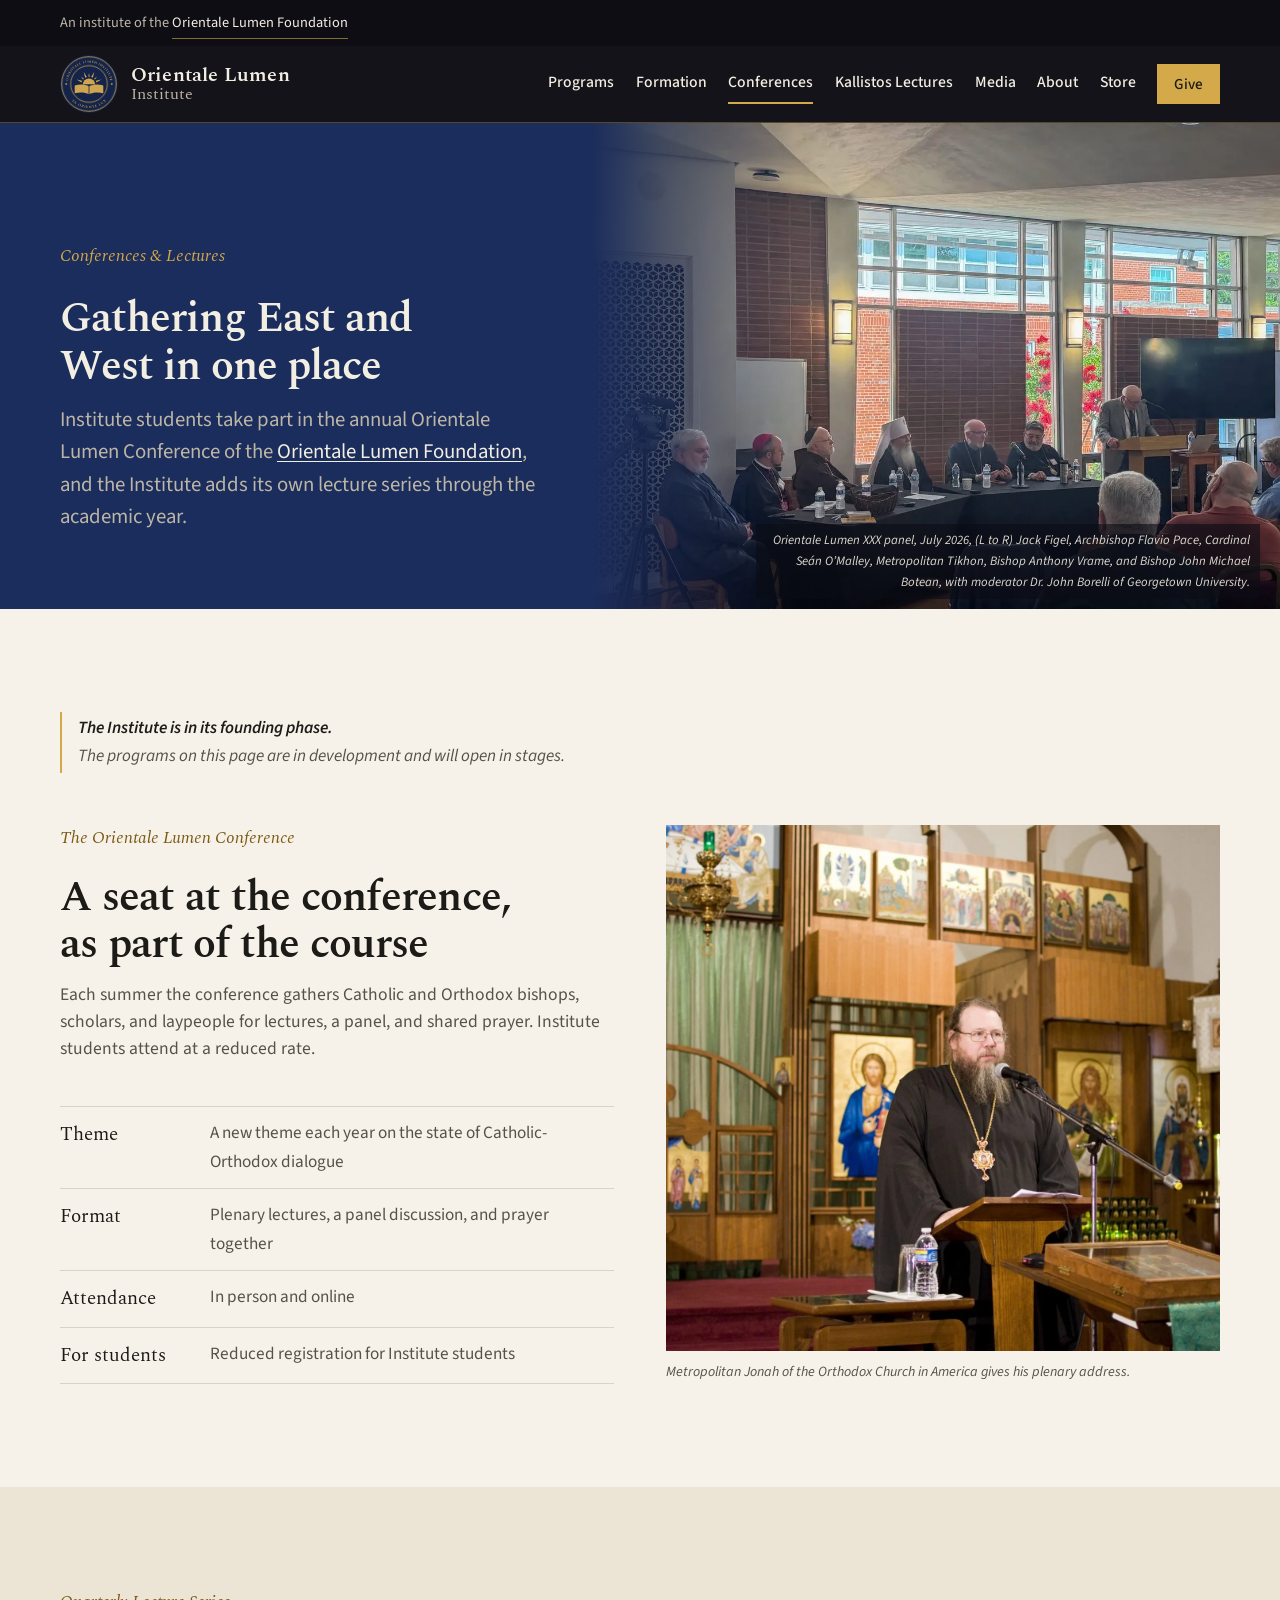
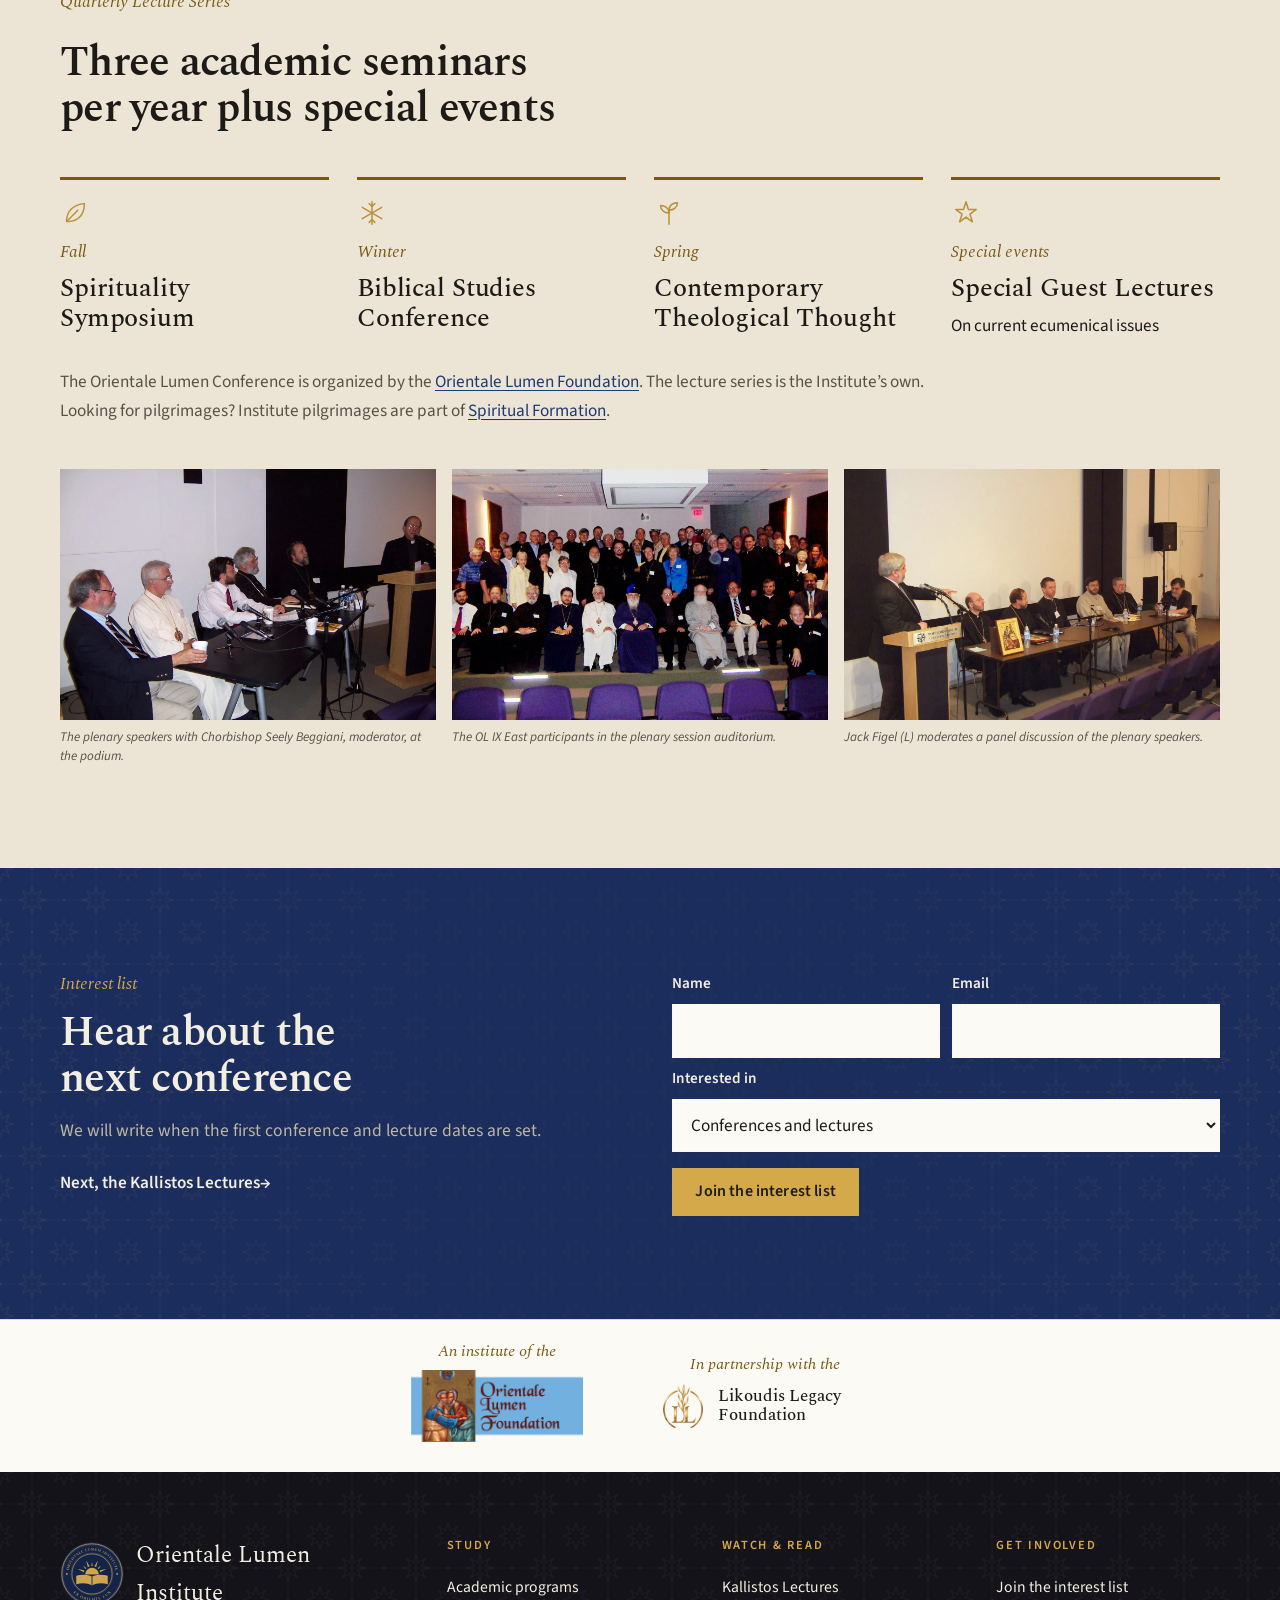
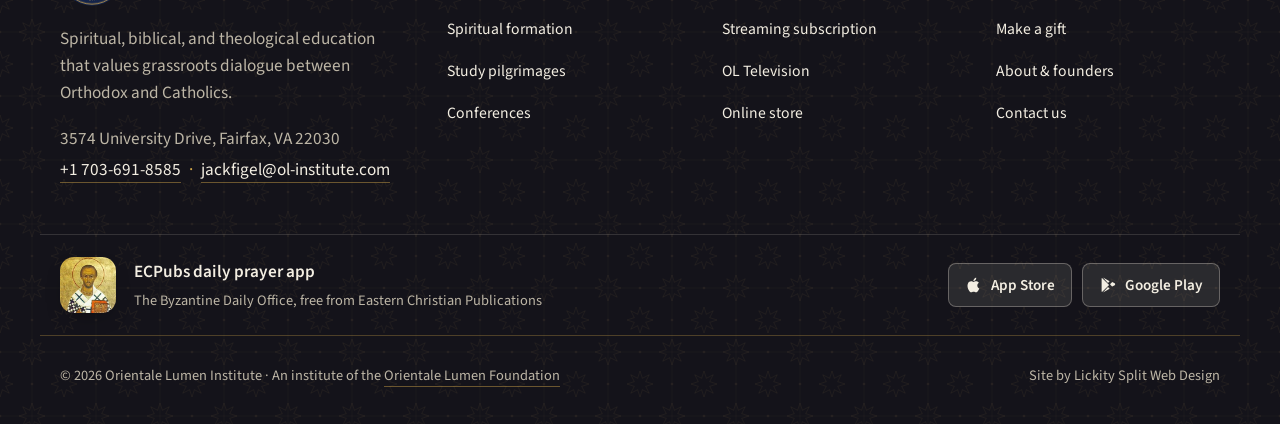
<file: gatherings.html>
<!doctype html>
<html lang="en">
<head>
<meta charset="utf-8">
<meta name="viewport" content="width=device-width, initial-scale=1, viewport-fit=cover">
<title>Conferences &amp; Lectures · Orientale Lumen Institute</title>
<meta name="claude:viewport-fit-sides" content="cover">
<meta name="description" content="The Orientale Lumen Conference for Institute students, and a lecture series through the academic year.">
<meta name="robots" content="noindex, nofollow">
<link rel="canonical" href="https://ol-institute.com/gatherings.html">
<meta property="og:type" content="website"><meta property="og:site_name" content="Orientale Lumen Institute">
<meta property="og:title" content="Conferences &amp; Lectures · Orientale Lumen Institute"><meta property="og:description" content="The Orientale Lumen Conference for Institute students, and a lecture series through the academic year.">
<meta property="og:url" content="https://ol-institute.com/gatherings.html"><meta property="og:image" content="https://ol-institute.com/img/olxxx-hero-panel.jpg">
<meta name="twitter:card" content="summary_large_image">
<link rel="icon" href="img/brand/favicon.svg?v=6" type="image/svg+xml"><link rel="icon" href="img/brand/favicon.ico" sizes="any">
<link rel="apple-touch-icon" href="img/brand/apple-touch-icon.png"><link rel="manifest" href="site.webmanifest">
<meta name="theme-color" content="#14131a">
<link rel="preconnect" href="https://fonts.googleapis.com"><link rel="preconnect" href="https://fonts.gstatic.com" crossorigin>
<link rel="stylesheet" href="https://fonts.googleapis.com/css2?family=Mrs+Saint+Delafield&family=Spectral:ital,wght@0,400;0,500;0,600;1,400;1,500&family=Source+Sans+3:wght@400;500;600&display=swap">
<link rel="stylesheet" href="styles.css?v=1023w">

</head>
<body>
<a class="skip" href="#main">Skip to content</a>
<div class="parent-bar"><div class="wrap">
  <span>An institute of the <a href="https://olfoundation.net/" target="_blank" rel="noopener">Orientale Lumen Foundation</a></span>
</div></div>
<header class="site-head"><div class="wrap bar">
  <a class="brand" href="index.html"><img src="img/brand/mark.svg?v=6" alt="" width="44" height="44"><span><b>Orientale Lumen</b>Institute</span></a>
  <button class="menu-btn" id="menu-btn" aria-expanded="false" aria-controls="site-nav"><i aria-hidden="true"></i>Menu</button>
  <nav class="nav" id="site-nav" aria-label="Main"><a href="programs.html">Programs</a><a href="formation.html">Formation</a><a href="gatherings.html" aria-current="page">Conferences</a><a href="lectures-from-oxford.html">Kallistos Lectures</a><a href="media.html">Media</a><a href="about.html">About</a><a href="https://ol-institute.com/online-store" target="_blank" rel="noopener">Store</a><a class="btn gold small" href="give.html">Give</a></nav>
</div></header>
<main id="main">
<section class="page-head conf-head"><picture><source srcset="img/olxxx-hero-panel.webp" type="image/webp"><img src="img/olxxx-hero-panel.jpg" alt="Catholic and Orthodox bishops on a panel at Orientale Lumen XXX" loading="eager" decoding="async"></picture>
<div class="wrap"><p class="kicker">Conferences & Lectures</p><h1>Gathering East and West in one place</h1><p class="lede">Institute students take part in the annual Orientale Lumen Conference of the <a href="https://olfoundation.net/" target="_blank" rel="noopener">Orientale Lumen Foundation</a>, and the Institute adds its own lecture series through the academic year.</p></div>
<p class="credit">Orientale Lumen XXX panel, July 2026, (L to R) Jack Figel, Archbishop Flavio Pace, Cardinal Seán O’Malley, Metropolitan Tikhon, Bishop Anthony Vrame, and Bishop John Michael Botean, with moderator Dr. John Borelli of Georgetown University.</p></section>
<section class="sec"><div class="wrap">
<p class="status"><b>The Institute is in its founding phase.</b> The programs on this page are in development and will open in stages.</p>
<div class="photo-row">
  <div><header class="sec-head"><p class="kicker">The Orientale Lumen Conference</p><h2>A seat at the conference, as part of the course</h2><p class="lede" style="font-size:1.1rem">Each summer the conference gathers Catholic and Orthodox bishops, scholars, and laypeople for lectures, a panel, and shared prayer. Institute students attend at a reduced rate.</p></header>
  <dl class="defs">
    <div><dt>Theme</dt><dd>A new theme each year on the state of Catholic-Orthodox dialogue</dd></div>
    <div><dt>Format</dt><dd>Plenary lectures, a panel discussion, and prayer together</dd></div>
    <div><dt>Attendance</dt><dd>In person and online</dd></div>
    <div><dt>For students</dt><dd>Reduced registration for Institute students</dd></div>
  </dl></div>
  <figure style="margin:0"><picture><source srcset="img/ol14-jonah.webp" type="image/webp"><img src="img/ol14-jonah.jpg" alt="Metropolitan Jonah gives a plenary address before an iconostasis" loading="lazy" decoding="async" data-zoom data-cap="Metropolitan Jonah of the Orthodox Church in America gives his plenary address."></picture><figcaption class="caption">Metropolitan Jonah of the Orthodox Church in America gives his plenary address.</figcaption></figure>
</div>
</div></section>
<section class="sec tint"><div class="wrap">
<header class="sec-head"><p class="kicker">Quarterly Lecture Series</p><h2>Three academic seminars per year plus special events</h2></header>
<ol class="seasons four">
  <li><svg class="s-ic" viewBox="0 0 32 32" fill="none" stroke="currentColor" stroke-width="1.6" stroke-linecap="round" stroke-linejoin="round" aria-hidden="true"><path d="M7 25C7 14 14 7 26 6c0 12-7 19-17 19z"/><path d="M7 25 19 13"/></svg><p class="when">Fall</p><h3>Spirituality Symposium</h3></li>
  <li><svg class="s-ic" viewBox="0 0 32 32" fill="none" stroke="currentColor" stroke-width="1.6" stroke-linecap="round" stroke-linejoin="round" aria-hidden="true"><path d="M16 4v24M5.6 10l20.8 12M5.6 22l20.8-12"/><path d="M13 6l3 3 3-3M13 26l3-3 3 3"/></svg><p class="when">Winter</p><h3>Biblical Studies Conference</h3></li>
  <li><svg class="s-ic" viewBox="0 0 32 32" fill="none" stroke="currentColor" stroke-width="1.6" stroke-linecap="round" stroke-linejoin="round" aria-hidden="true"><path d="M16 28V14"/><path d="M16 16c0-5-4-8-9-8 0 5 4 8 9 8z"/><path d="M16 13c0-5 4-8 9-8 0 5-4 8-9 8z"/></svg><p class="when">Spring</p><h3>Contemporary Theological Thought</h3></li>
  <li><svg class="s-ic" viewBox="0 0 32 32" fill="none" stroke="currentColor" stroke-width="1.6" stroke-linecap="round" stroke-linejoin="round" aria-hidden="true"><path d="M16 4l2.6 8.2H27l-6.8 5 2.6 8.2L16 20.4l-6.8 5 2.6-8.2L5 12.2h8.4z"/></svg><p class="when">Special events</p><h3>Special Guest Lectures</h3><p>On current ecumenical issues</p></li>
</ol>
<p class="note">The Orientale Lumen Conference is organized by the <a href="https://olfoundation.net/" target="_blank" rel="noopener">Orientale Lumen Foundation</a>. The lecture series is the Institute’s own.<br>Looking for pilgrimages? Institute pilgrimages are part of <a href="formation.html#pilgrimages">Spiritual Formation</a>.</p>
<div class="photo-strip"><figure><picture><source srcset="img/06-100-0086.webp" type="image/webp"><img src="img/06-100-0086.jpg" alt="The plenary speakers with Chorbishop Seely Beggiani, moderator, at the podium" loading="lazy" decoding="async" data-zoom data-cap="The plenary speakers with Chorbishop Seely Beggiani, moderator, at the podium."></picture><figcaption>The plenary speakers with Chorbishop Seely Beggiani, moderator, at the podium.</figcaption></figure><figure><picture><source srcset="img/05-100-0069.webp" type="image/webp"><img src="img/05-100-0069.jpg" alt="The OL IX East participants in the plenary session auditorium" loading="lazy" decoding="async" data-zoom data-cap="The OL IX East participants in the plenary session auditorium."></picture><figcaption>The OL IX East participants in the plenary session auditorium.</figcaption></figure><figure><picture><source srcset="img/14-dscf2293.webp" type="image/webp"><img src="img/14-dscf2293.jpg" alt="Jack Figel (L) moderates a panel discussion of the plenary speakers" loading="lazy" decoding="async" data-zoom data-cap="Jack Figel (L) moderates a panel discussion of the plenary speakers."></picture><figcaption>Jack Figel (L) moderates a panel discussion of the plenary speakers.</figcaption></figure></div>
</div></section>
<section class="sec night on-night signup" id="interest"><div class="wrap signup-grid">
<div><p class="kicker">Interest list</p><h2>Hear about the next conference</h2><p class="lede">We will write when the first conference and lecture dates are set.</p><p class="signup-next"><a class="textlink" href="lectures-from-oxford.html">Next, the Kallistos Lectures</a></p></div>
<form class="w3f signup-form" action="https://api.web3forms.com/submit" method="POST">
  <input type="hidden" name="access_key" value="YOUR-WEB3FORMS-ACCESS-KEY"><input type="hidden" name="subject" value="Interest list sign-up, OL Institute website"><input type="hidden" name="list" value="Interest list">
  <input type="checkbox" name="botcheck" class="hp" tabindex="-1" autocomplete="off" aria-hidden="true">
  <div class="row2"><div><label for="il-c-name">Name</label><input id="il-c-name" name="name" autocomplete="name" required></div>
  <div><label for="il-c-email">Email</label><input id="il-c-email" name="email" type="email" autocomplete="email" required></div></div>
  <label for="il-c-int">Interested in</label><select id="il-c-int" name="interest"><option>MA in Ecumenical Studies</option><option>Other graduate programs</option><option>Diplomas</option><option>Certificates</option><option>Continuing education</option><option>Retreats and spiritual direction</option><option>Study pilgrimages</option><option selected>Conferences and lectures</option></select>
  <button class="btn gold" type="submit">Join the interest list</button>
  <p class="hint" aria-live="polite"></p>
</form></div></section>
</main>
<section class="family" aria-label="Partners"><div class="wrap family-row">
  <a class="fam" href="https://olfoundation.net/" target="_blank" rel="noopener"><span class="fam-k">An institute of the</span><img src="img/brand/olf-logo.png" alt="Orientale Lumen Foundation" width="360" height="150" loading="lazy"></a>
  <a class="fam" href="https://likoudislegacy.com" target="_blank" rel="noopener"><span class="fam-k">In partnership with the</span><span class="fam-llf"><img src="img/brand/partner-llf.png" alt="" width="240" height="240" loading="lazy"><b>Likoudis Legacy Foundation</b></span></a>
</div></section>
<footer class="site-foot">
  <div class="wrap foot-top">
    <div class="fbrand">
      <a class="fname" href="index.html"><img src="img/brand/mark.svg?v=6" alt="" width="40" height="40" loading="lazy"><span>Orientale Lumen Institute</span></a>
      <p class="foot-tag">Spiritual, biblical, and theological education that values grassroots dialogue between Orthodox and Catholics.</p>
      <address>3574 University Drive, Fairfax, VA 22030<br><a href="tel:+17036918585">+1 703-691-8585</a> <i>·</i> <a href="mailto:jackfigel@ol-institute.com">jackfigel@ol-institute.com</a></address>
    </div>
    <nav class="fcol" aria-label="Study"><h3>Study</h3><a href="programs.html">Academic programs</a><a href="formation.html">Spiritual formation</a><a href="formation.html#pilgrimages">Study pilgrimages</a><a href="gatherings.html">Conferences</a></nav>
    <nav class="fcol" aria-label="Watch and read"><h3>Watch &amp; read</h3><a href="lectures-from-oxford.html">Kallistos Lectures</a><a href="https://oltelevision.vhx.tv/" target="_blank" rel="noopener">Streaming subscription</a><a href="https://oltv.tv" target="_blank" rel="noopener">OL Television</a><a href="https://ol-institute.com/online-store" target="_blank" rel="noopener">Online store</a></nav>
    <nav class="fcol" aria-label="Get involved"><h3>Get involved</h3><a href="programs.html#interest">Join the interest list</a><a href="give.html">Make a gift</a><a href="about.html">About &amp; founders</a><a href="about.html#contact">Contact us</a></nav>
  </div>
  <div class="wrap foot-app"><picture><source srcset="img/ecpubs-app.webp" type="image/webp"><img class="app-icon" src="img/ecpubs-app.png" alt="ECPubs app icon" width="56" height="56" loading="lazy" decoding="async"></picture><div class="foot-app-txt"><b>ECPubs daily prayer app</b><span>The Byzantine Daily Office, free from Eastern Christian Publications</span></div><span class="app-btns"><a class="app-btn dark" href="https://apps.apple.com/us/app/ecpubs/id1334001844" target="_blank" rel="noopener"><svg viewBox="0 0 24 24" aria-hidden="true"><path fill="currentColor" d="M16.4 12.6c0-2.4 2-3.6 2.1-3.7-1.1-1.7-2.9-1.9-3.5-1.9-1.5-.2-2.9.9-3.7.9-.8 0-1.9-.9-3.2-.8-1.6 0-3.2 1-4 2.5-1.7 3-.4 7.4 1.2 9.8.8 1.2 1.8 2.5 3 2.4 1.2 0 1.7-.8 3.2-.8 1.5 0 1.9.8 3.2.8 1.3 0 2.2-1.2 3-2.4.9-1.4 1.3-2.7 1.3-2.8-.1 0-2.6-1-2.6-4zM14 5.4c.7-.8 1.1-1.9 1-3-1 0-2.1.7-2.8 1.5-.6.7-1.2 1.8-1 2.9 1.1.1 2.1-.6 2.8-1.4z"/></svg>App Store</a><a class="app-btn dark" href="https://play.google.com/store/apps/details?id=com.app.ecpubs" target="_blank" rel="noopener"><svg viewBox="0 0 24 24" aria-hidden="true"><path fill="currentColor" d="M4 2.6 13.5 12 4 21.4c-.3-.2-.5-.6-.5-1V3.6c0-.4.2-.8.5-1zm11 7.9 2.6-2.6 3.3 1.9c.9.5.9 1.8 0 2.4l-3.3 1.9-2.6-2.6L15 10.5zM5.3 1.9l8.9 5.1-2.2 2.2-6.7-7.3zm6.7 12.9 2.2 2.2-8.9 5.1 6.7-7.3z"/></svg>Google Play</a></span></div>
  <div class="wrap foot-base">
    <span>© 2026 Orientale Lumen Institute · An institute of the <a class="plain" href="https://olfoundation.net/" target="_blank" rel="noopener">Orientale Lumen Foundation</a></span>
    <span class="foot-links"><button class="desk-toggle" id="desk-toggle" type="button">View desktop version</button><a href="https://lickitysplitweb.com" target="_blank" rel="noopener">Site by Lickity Split Web Design</a></span>
  </div>
</footer>
<div class="lightbox" id="lightbox" hidden role="dialog" aria-modal="true" aria-label="Photo"><button type="button" id="lb-close">Close</button><figure><img id="lb-img" alt=""><figcaption id="lb-cap"></figcaption></figure></div>
<script src="site.js?v=1022o"></script>
</body>
</html>
</file>
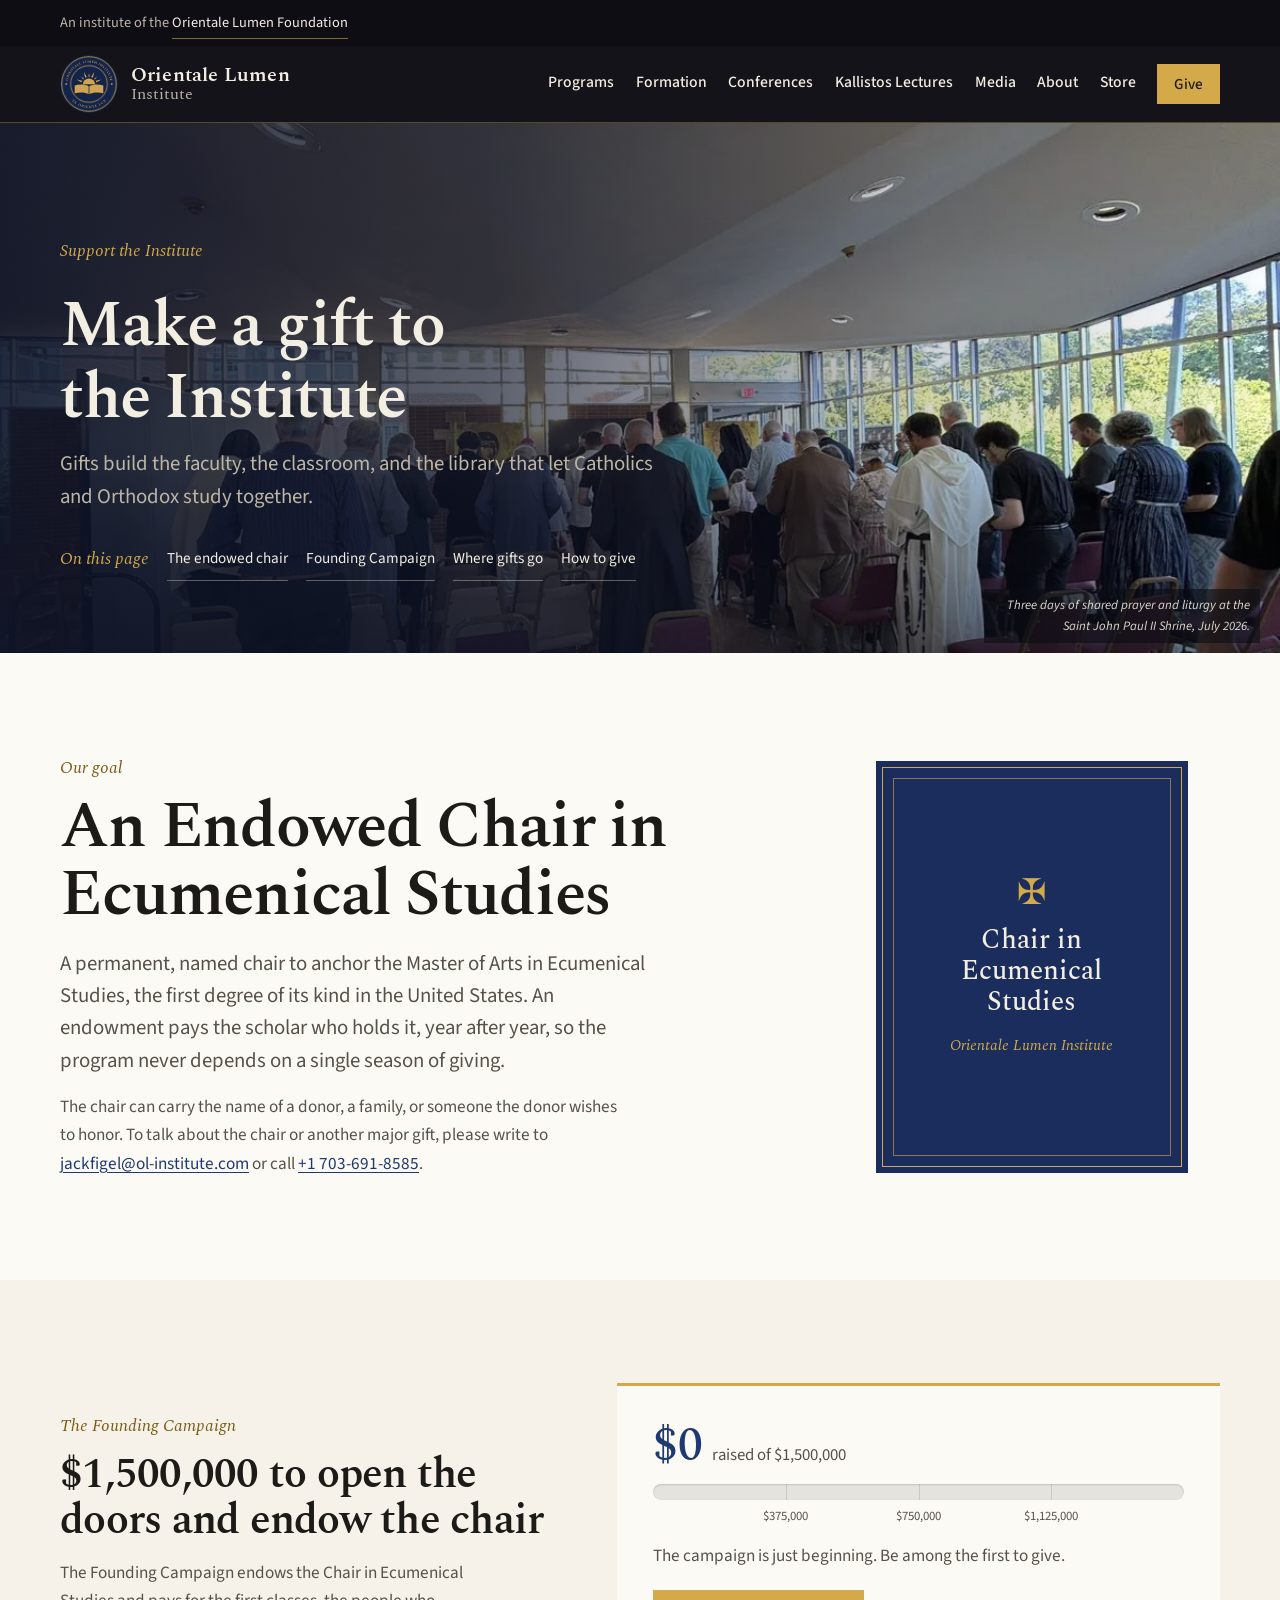
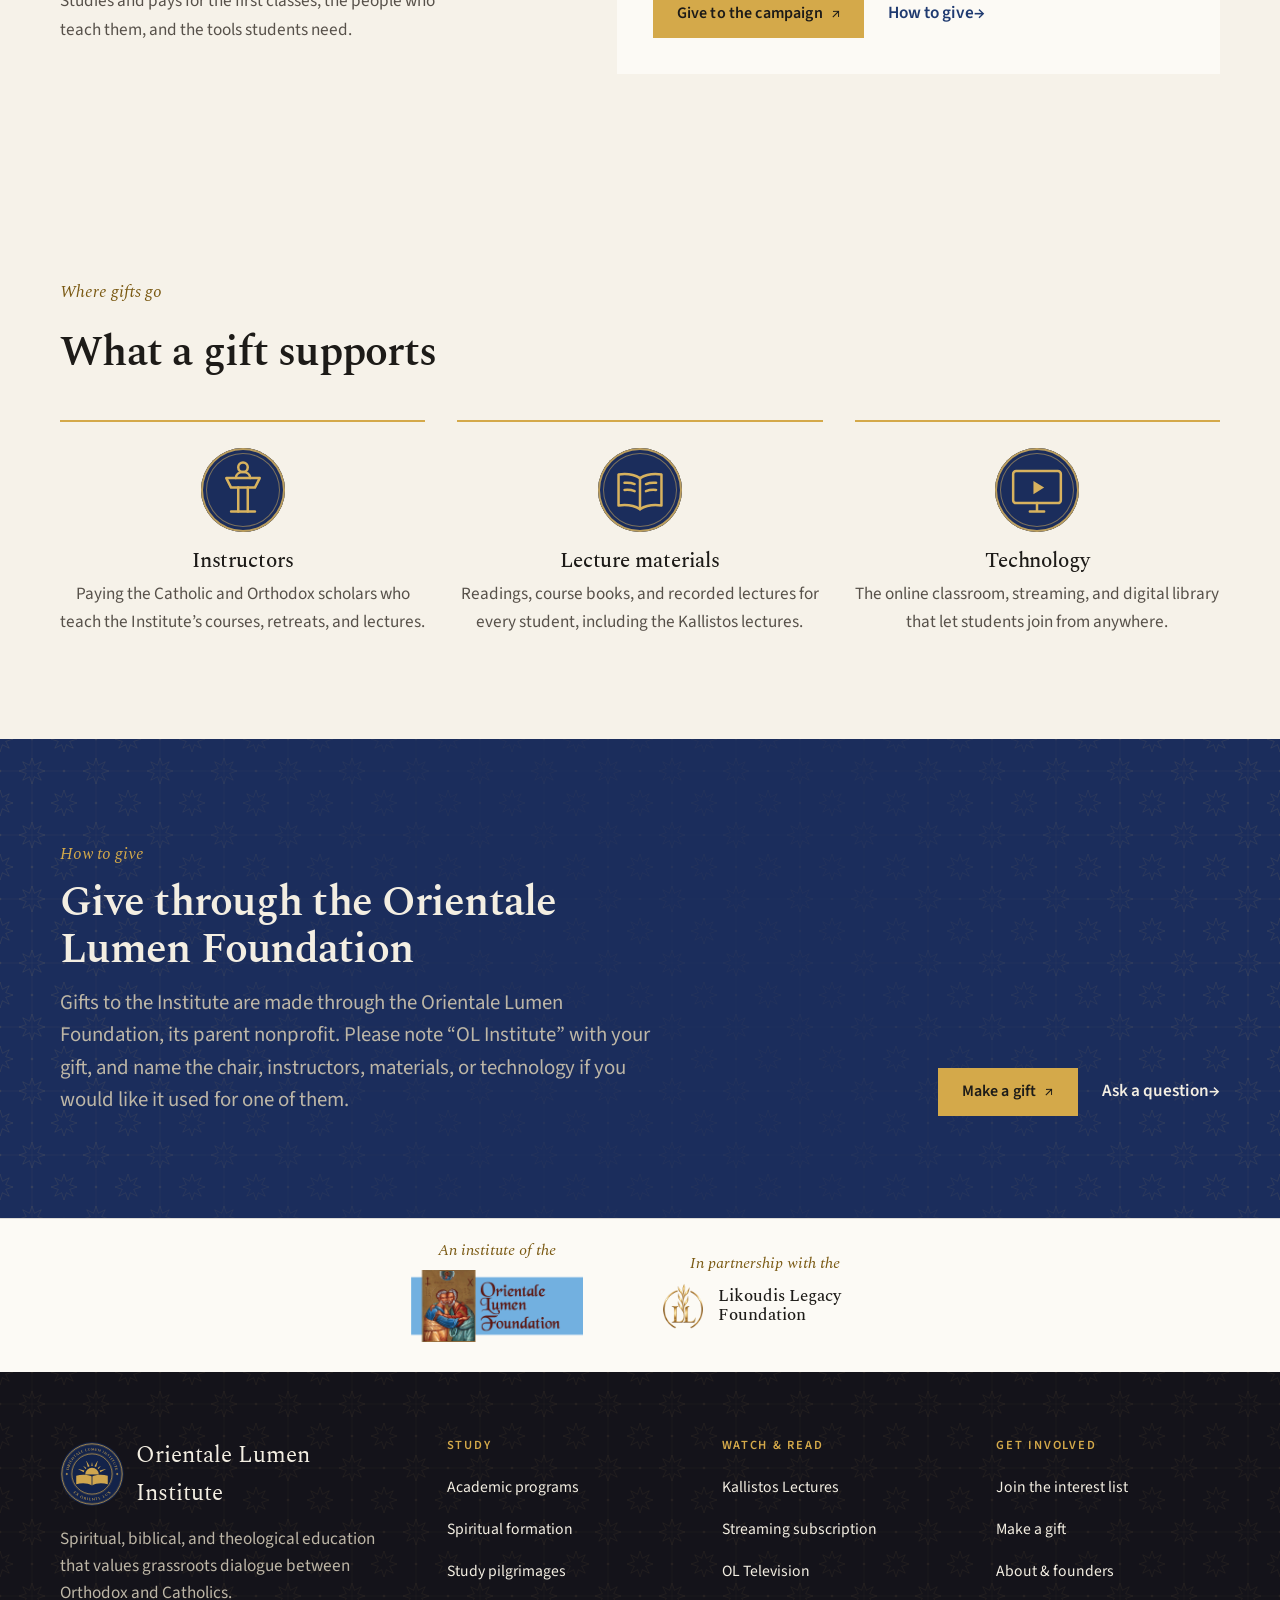
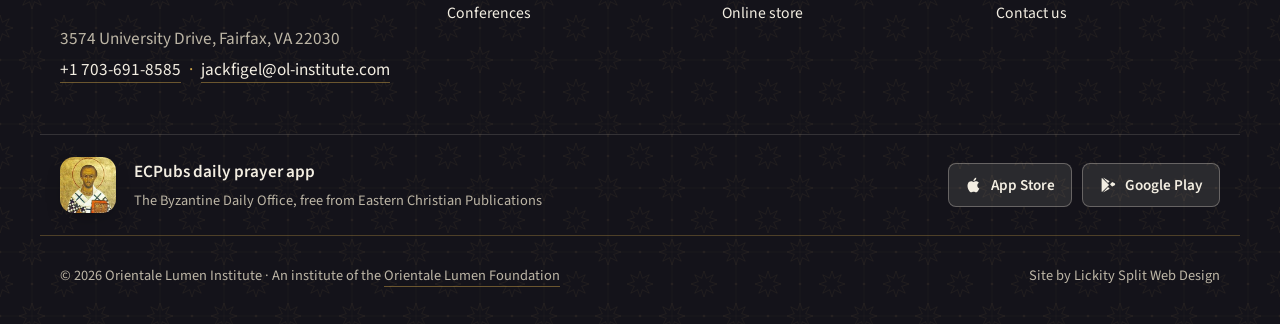
<file: give.html>
<!doctype html>
<html lang="en">
<head>
<meta charset="utf-8">
<meta name="viewport" content="width=device-width, initial-scale=1, viewport-fit=cover">
<title>Give · Orientale Lumen Institute</title>
<meta name="claude:viewport-fit-sides" content="cover">
<meta name="description" content="Make a gift to the Orientale Lumen Institute. Help endow a chair in ecumenical studies and support instructors, lecture materials, and technology.">
<meta name="robots" content="noindex, nofollow">
<link rel="canonical" href="https://ol-institute.com/give.html">
<meta property="og:type" content="website"><meta property="og:site_name" content="Orientale Lumen Institute">
<meta property="og:title" content="Give · Orientale Lumen Institute"><meta property="og:description" content="Make a gift to the Orientale Lumen Institute. Help endow a chair in ecumenical studies and support instructors, lecture materials, and technology.">
<meta property="og:url" content="https://ol-institute.com/give.html"><meta property="og:image" content="https://ol-institute.com/img/olxxx-liturgy.jpg">
<meta name="twitter:card" content="summary_large_image">
<link rel="icon" href="img/brand/favicon.svg?v=6" type="image/svg+xml"><link rel="icon" href="img/brand/favicon.ico" sizes="any">
<link rel="apple-touch-icon" href="img/brand/apple-touch-icon.png"><link rel="manifest" href="site.webmanifest">
<meta name="theme-color" content="#14131a">
<link rel="preconnect" href="https://fonts.googleapis.com"><link rel="preconnect" href="https://fonts.gstatic.com" crossorigin>
<link rel="stylesheet" href="https://fonts.googleapis.com/css2?family=Mrs+Saint+Delafield&family=Spectral:ital,wght@0,400;0,500;0,600;1,400;1,500&family=Source+Sans+3:wght@400;500;600&display=swap">
<link rel="stylesheet" href="styles.css?v=1023w">

</head>
<body>
<a class="skip" href="#main">Skip to content</a>
<div class="parent-bar"><div class="wrap">
  <span>An institute of the <a href="https://olfoundation.net/" target="_blank" rel="noopener">Orientale Lumen Foundation</a></span>
</div></div>
<header class="site-head"><div class="wrap bar">
  <a class="brand" href="index.html"><img src="img/brand/mark.svg?v=6" alt="" width="44" height="44"><span><b>Orientale Lumen</b>Institute</span></a>
  <button class="menu-btn" id="menu-btn" aria-expanded="false" aria-controls="site-nav"><i aria-hidden="true"></i>Menu</button>
  <nav class="nav" id="site-nav" aria-label="Main"><a href="programs.html">Programs</a><a href="formation.html">Formation</a><a href="gatherings.html">Conferences</a><a href="lectures-from-oxford.html">Kallistos Lectures</a><a href="media.html">Media</a><a href="about.html">About</a><a href="https://ol-institute.com/online-store" target="_blank" rel="noopener">Store</a><a class="btn gold small" href="give.html" aria-current="page">Give</a></nav>
</div></header>
<main id="main">
<section class="page-head "><picture><source srcset="img/olxxx-liturgy.webp" type="image/webp"><img src="img/olxxx-liturgy.jpg" alt="Clergy and faithful at shared prayer" loading="eager" decoding="async"></picture>
<div class="wrap"><p class="kicker">Support the Institute</p><h1>Make a gift to the Institute</h1><p class="lede">Gifts build the faculty, the classroom, and the library that let Catholics and Orthodox study together.</p><nav class="jump" aria-label="On this page"><span>On this page</span><a href="#chair">The endowed chair</a><a href="#campaign">Founding Campaign</a><a href="#needs">Where gifts go</a><a href="#how">How to give</a></nav></div>
<p class="credit">Three days of shared prayer and liturgy at the Saint John Paul II Shrine, July 2026.</p></section><section class="sec paper" id="chair"><div class="wrap chair">
  <div><p class="kicker">Our goal</p><h2>An Endowed Chair in Ecumenical Studies</h2>
  <p class="lede">A permanent, named chair to anchor the Master of Arts in Ecumenical Studies, the first degree of its kind in the United States. An endowment pays the scholar who holds it, year after year, so the program never depends on a single season of giving.</p>
  <p>The chair can carry the name of a donor, a family, or someone the donor wishes to honor. To talk about the chair or another major gift, please write to <a href="mailto:jackfigel@ol-institute.com">jackfigel@ol-institute.com</a> or call <a href="tel:+17036918585">+1 703-691-8585</a>.</p></div>
  <figure class="chair-mark" aria-hidden="true"><span>✠</span><b>Chair in<br>Ecumenical<br>Studies</b><i>Orientale Lumen Institute</i></figure>
</div></section>
<section class="sec" id="campaign"><div class="wrap campaign">
  <div class="camp-text"><p class="kicker">The Founding Campaign</p><h2>$1,500,000 to open the doors and endow the chair</h2>
  <p>The Founding Campaign endows the Chair in Ecumenical Studies and pays for the first classes, the people who teach them, and the tools students need.</p></div>
  <div class="camp-meter">
    <p class="camp-figs"><b>$0</b> raised <span>of $1,500,000</span></p>
    <div class="bar-track" role="progressbar" aria-label="Founding Campaign progress" aria-valuemin="0" aria-valuemax="1500000" aria-valuenow="0" aria-valuetext="$0 raised of $1,500,000"><span class="bar-fill" style="--pct:0.0%"></span><i class="tick" style="left:25%"></i><i class="tick" style="left:50%"></i><i class="tick" style="left:75%"></i></div>
    <ol class="camp-steps"><li style="left:25%">$375,000</li><li style="left:50%">$750,000</li><li style="left:75%">$1,125,000</li></ol>
    <p class="camp-left">The campaign is just beginning. Be among the first to give.</p>
    <div class="actions"><a class="btn gold ext" href="https://olfoundation.net/donate/" target="_blank" rel="noopener">Give to the campaign</a><a class="textlink" href="#how">How to give</a></div>
  </div>
</div></section>
<section class="sec" id="needs"><div class="wrap">
  <header class="sec-head"><p class="kicker">Where gifts go</p><h2>What a gift supports</h2></header>
  <ul class="vgrid three needs">
    <li><span class="need-ic" aria-hidden="true"><svg viewBox="6 6 52 52" fill="none" stroke="currentColor" stroke-width="2.1" stroke-linecap="round" stroke-linejoin="round"><path d="M18 22h28l-4 8H22z"/><path d="M28 30v20M36 30v20"/><path d="M22 50h20"/><circle cx="32" cy="13" r="4"/><path d="M26 22c0-3 2.7-5 6-5s6 2 6 5"/></svg></span><h3>Instructors</h3><p>Paying the Catholic and Orthodox scholars who teach the Institute’s courses, retreats, and lectures.</p></li>
    <li><span class="need-ic" aria-hidden="true"><svg viewBox="6 6 52 52" fill="none" stroke="currentColor" stroke-width="2.1" stroke-linecap="round" stroke-linejoin="round"><path d="M32 22c-5-3-11-4-18-3v26c7-1 13 0 18 3"/><path d="M32 22c5-3 11-4 18-3v26c-7-1-13 0-18 3"/><path d="M32 22v26"/><path d="M19 26c3-.3 6 0 8.5 1M19 32c3-.3 6 0 8.5 1M37 27c2.5-1 5.5-1.3 8.5-1M37 33c2.5-1 5.5-1.3 8.5-1"/></svg></span><h3>Lecture materials</h3><p>Readings, course books, and recorded lectures for every student, including the Kallistos lectures.</p></li>
    <li><span class="need-ic" aria-hidden="true"><svg viewBox="6 6 52 52" fill="none" stroke="currentColor" stroke-width="2.1" stroke-linecap="round" stroke-linejoin="round"><rect x="12" y="16" width="40" height="27" rx="2.5"/><path d="M26 50h12M32 43v7"/><path d="M29 24.5v11l9-5.5z" fill="currentColor" stroke="none"/></svg></span><h3>Technology</h3><p>The online classroom, streaming, and digital library that let students join from anywhere.</p></li>
  </ul>
</div></section>
<section class="sec night on-night" id="how"><div class="wrap give-how">
  <div><p class="kicker">How to give</p><h2>Give through the Orientale Lumen Foundation</h2>
  <p class="lede">Gifts to the Institute are made through the Orientale Lumen Foundation, its parent nonprofit. Please note “OL Institute” with your gift, and name the chair, instructors, materials, or technology if you would like it used for one of them.</p></div>
  <div class="actions"><a class="btn gold ext" href="https://olfoundation.net/donate/" target="_blank" rel="noopener">Make a gift</a><a class="textlink" href="about.html#contact">Ask a question</a></div>
</div></section>

</main>
<section class="family" aria-label="Partners"><div class="wrap family-row">
  <a class="fam" href="https://olfoundation.net/" target="_blank" rel="noopener"><span class="fam-k">An institute of the</span><img src="img/brand/olf-logo.png" alt="Orientale Lumen Foundation" width="360" height="150" loading="lazy"></a>
  <a class="fam" href="https://likoudislegacy.com" target="_blank" rel="noopener"><span class="fam-k">In partnership with the</span><span class="fam-llf"><img src="img/brand/partner-llf.png" alt="" width="240" height="240" loading="lazy"><b>Likoudis Legacy Foundation</b></span></a>
</div></section>
<footer class="site-foot">
  <div class="wrap foot-top">
    <div class="fbrand">
      <a class="fname" href="index.html"><img src="img/brand/mark.svg?v=6" alt="" width="40" height="40" loading="lazy"><span>Orientale Lumen Institute</span></a>
      <p class="foot-tag">Spiritual, biblical, and theological education that values grassroots dialogue between Orthodox and Catholics.</p>
      <address>3574 University Drive, Fairfax, VA 22030<br><a href="tel:+17036918585">+1 703-691-8585</a> <i>·</i> <a href="mailto:jackfigel@ol-institute.com">jackfigel@ol-institute.com</a></address>
    </div>
    <nav class="fcol" aria-label="Study"><h3>Study</h3><a href="programs.html">Academic programs</a><a href="formation.html">Spiritual formation</a><a href="formation.html#pilgrimages">Study pilgrimages</a><a href="gatherings.html">Conferences</a></nav>
    <nav class="fcol" aria-label="Watch and read"><h3>Watch &amp; read</h3><a href="lectures-from-oxford.html">Kallistos Lectures</a><a href="https://oltelevision.vhx.tv/" target="_blank" rel="noopener">Streaming subscription</a><a href="https://oltv.tv" target="_blank" rel="noopener">OL Television</a><a href="https://ol-institute.com/online-store" target="_blank" rel="noopener">Online store</a></nav>
    <nav class="fcol" aria-label="Get involved"><h3>Get involved</h3><a href="programs.html#interest">Join the interest list</a><a href="give.html">Make a gift</a><a href="about.html">About &amp; founders</a><a href="about.html#contact">Contact us</a></nav>
  </div>
  <div class="wrap foot-app"><picture><source srcset="img/ecpubs-app.webp" type="image/webp"><img class="app-icon" src="img/ecpubs-app.png" alt="ECPubs app icon" width="56" height="56" loading="lazy" decoding="async"></picture><div class="foot-app-txt"><b>ECPubs daily prayer app</b><span>The Byzantine Daily Office, free from Eastern Christian Publications</span></div><span class="app-btns"><a class="app-btn dark" href="https://apps.apple.com/us/app/ecpubs/id1334001844" target="_blank" rel="noopener"><svg viewBox="0 0 24 24" aria-hidden="true"><path fill="currentColor" d="M16.4 12.6c0-2.4 2-3.6 2.1-3.7-1.1-1.7-2.9-1.9-3.5-1.9-1.5-.2-2.9.9-3.7.9-.8 0-1.9-.9-3.2-.8-1.6 0-3.2 1-4 2.5-1.7 3-.4 7.4 1.2 9.8.8 1.2 1.8 2.5 3 2.4 1.2 0 1.7-.8 3.2-.8 1.5 0 1.9.8 3.2.8 1.3 0 2.2-1.2 3-2.4.9-1.4 1.3-2.7 1.3-2.8-.1 0-2.6-1-2.6-4zM14 5.4c.7-.8 1.1-1.9 1-3-1 0-2.1.7-2.8 1.5-.6.7-1.2 1.8-1 2.9 1.1.1 2.1-.6 2.8-1.4z"/></svg>App Store</a><a class="app-btn dark" href="https://play.google.com/store/apps/details?id=com.app.ecpubs" target="_blank" rel="noopener"><svg viewBox="0 0 24 24" aria-hidden="true"><path fill="currentColor" d="M4 2.6 13.5 12 4 21.4c-.3-.2-.5-.6-.5-1V3.6c0-.4.2-.8.5-1zm11 7.9 2.6-2.6 3.3 1.9c.9.5.9 1.8 0 2.4l-3.3 1.9-2.6-2.6L15 10.5zM5.3 1.9l8.9 5.1-2.2 2.2-6.7-7.3zm6.7 12.9 2.2 2.2-8.9 5.1 6.7-7.3z"/></svg>Google Play</a></span></div>
  <div class="wrap foot-base">
    <span>© 2026 Orientale Lumen Institute · An institute of the <a class="plain" href="https://olfoundation.net/" target="_blank" rel="noopener">Orientale Lumen Foundation</a></span>
    <span class="foot-links"><button class="desk-toggle" id="desk-toggle" type="button">View desktop version</button><a href="https://lickitysplitweb.com" target="_blank" rel="noopener">Site by Lickity Split Web Design</a></span>
  </div>
</footer>
<div class="lightbox" id="lightbox" hidden role="dialog" aria-modal="true" aria-label="Photo"><button type="button" id="lb-close">Close</button><figure><img id="lb-img" alt=""><figcaption id="lb-cap"></figcaption></figure></div>
<script src="site.js?v=1022o"></script>
</body>
</html>
</file>
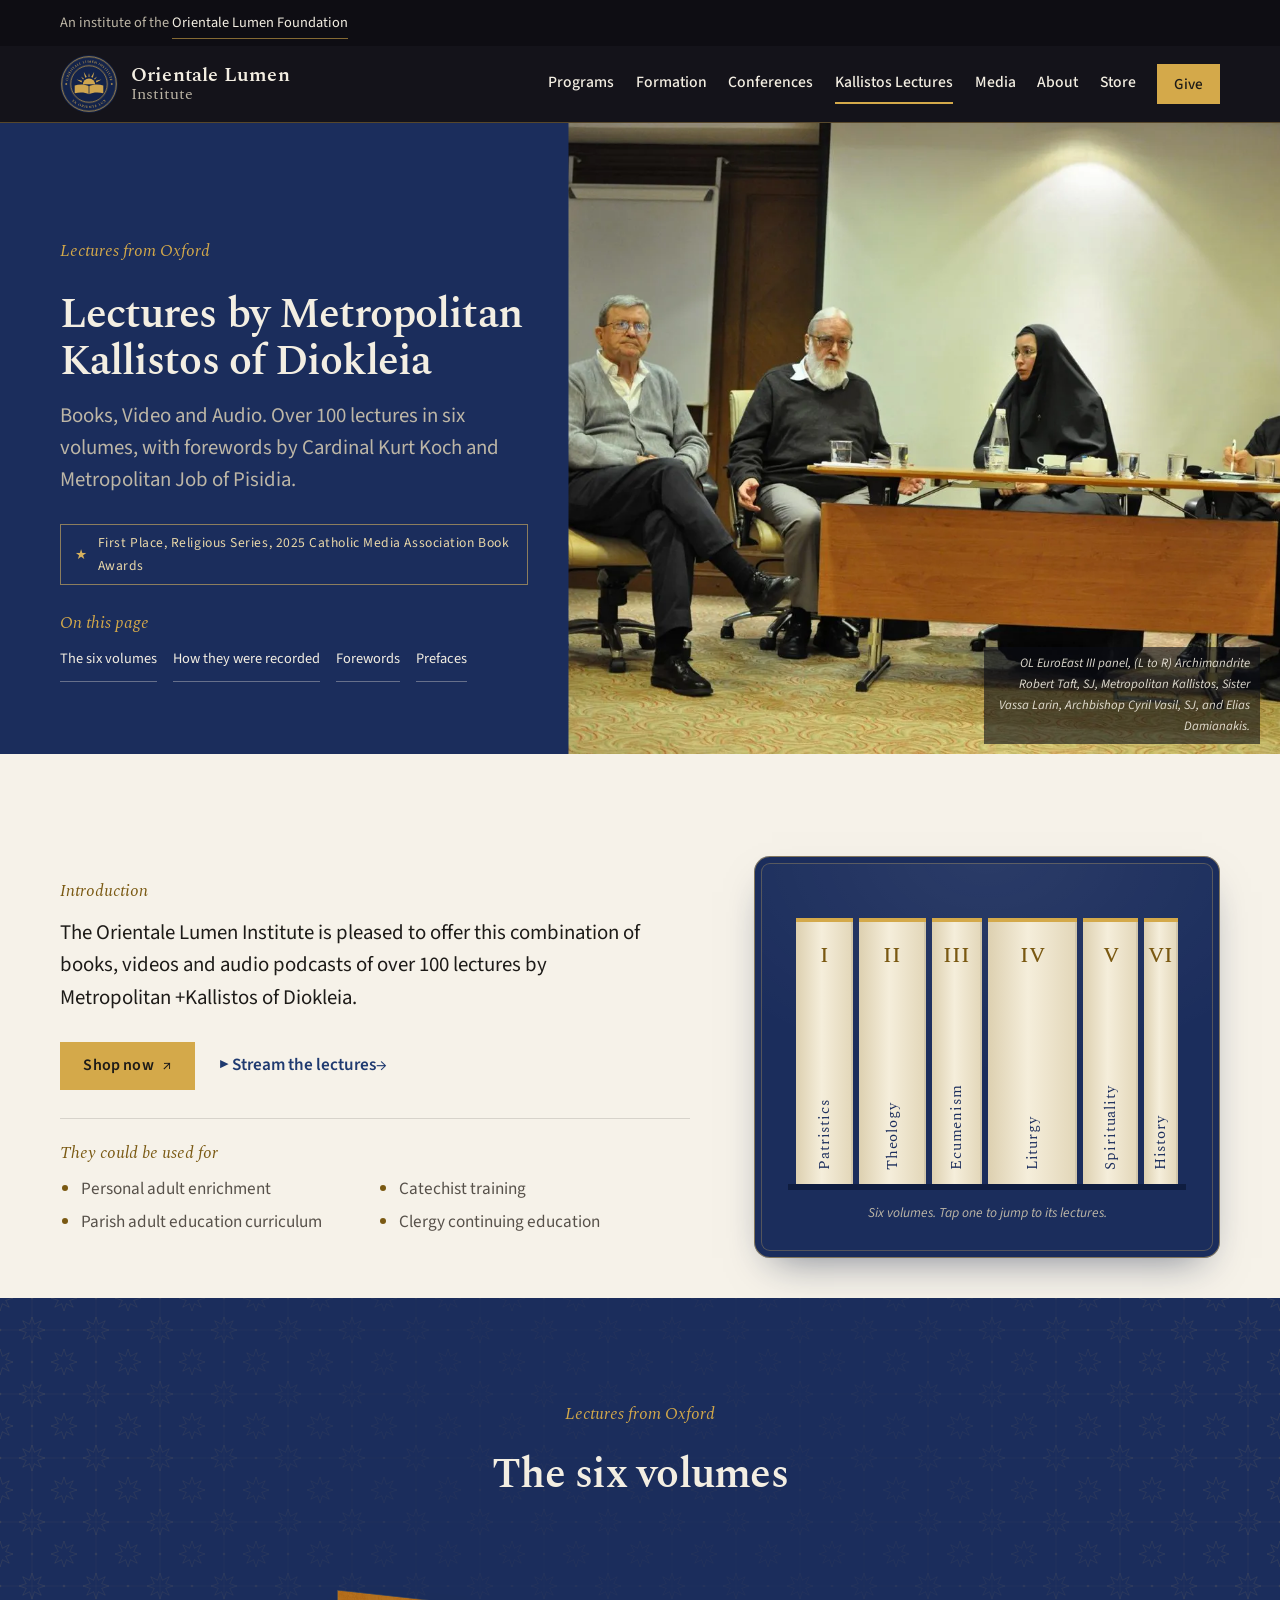
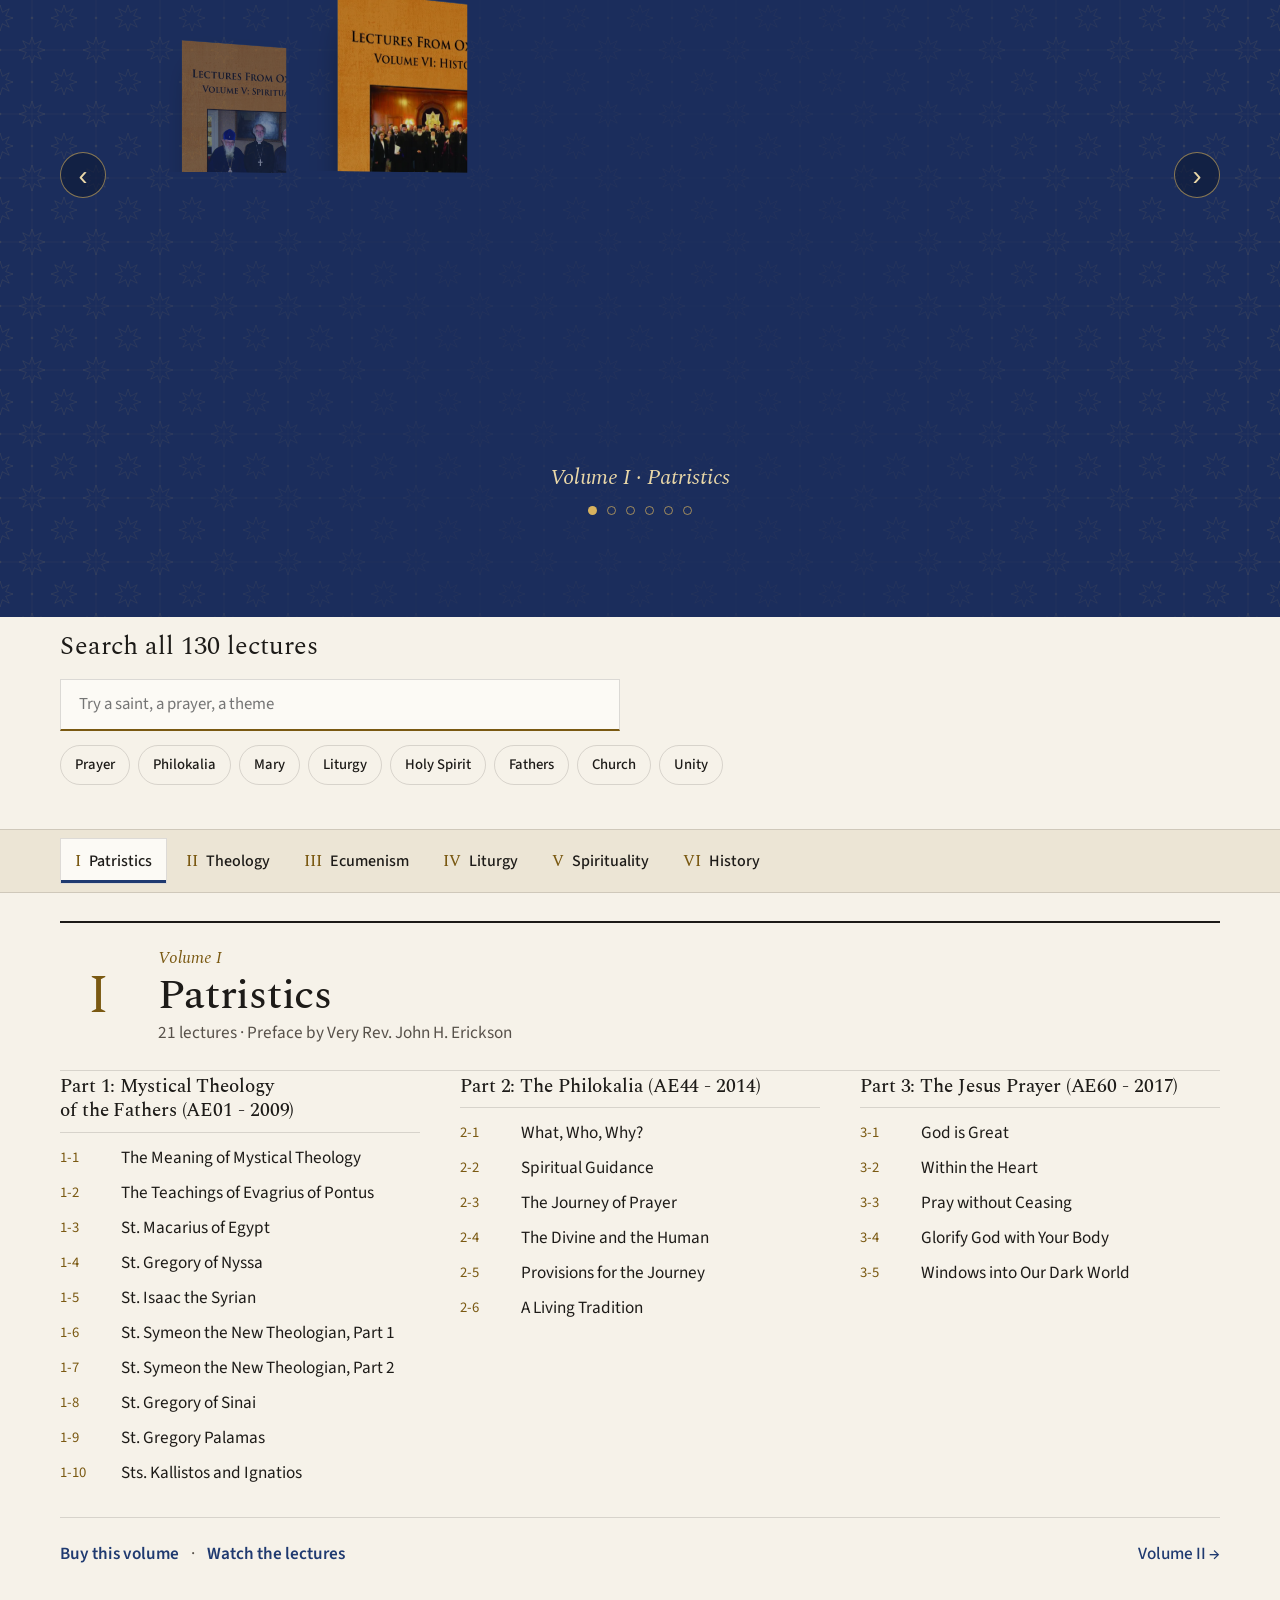
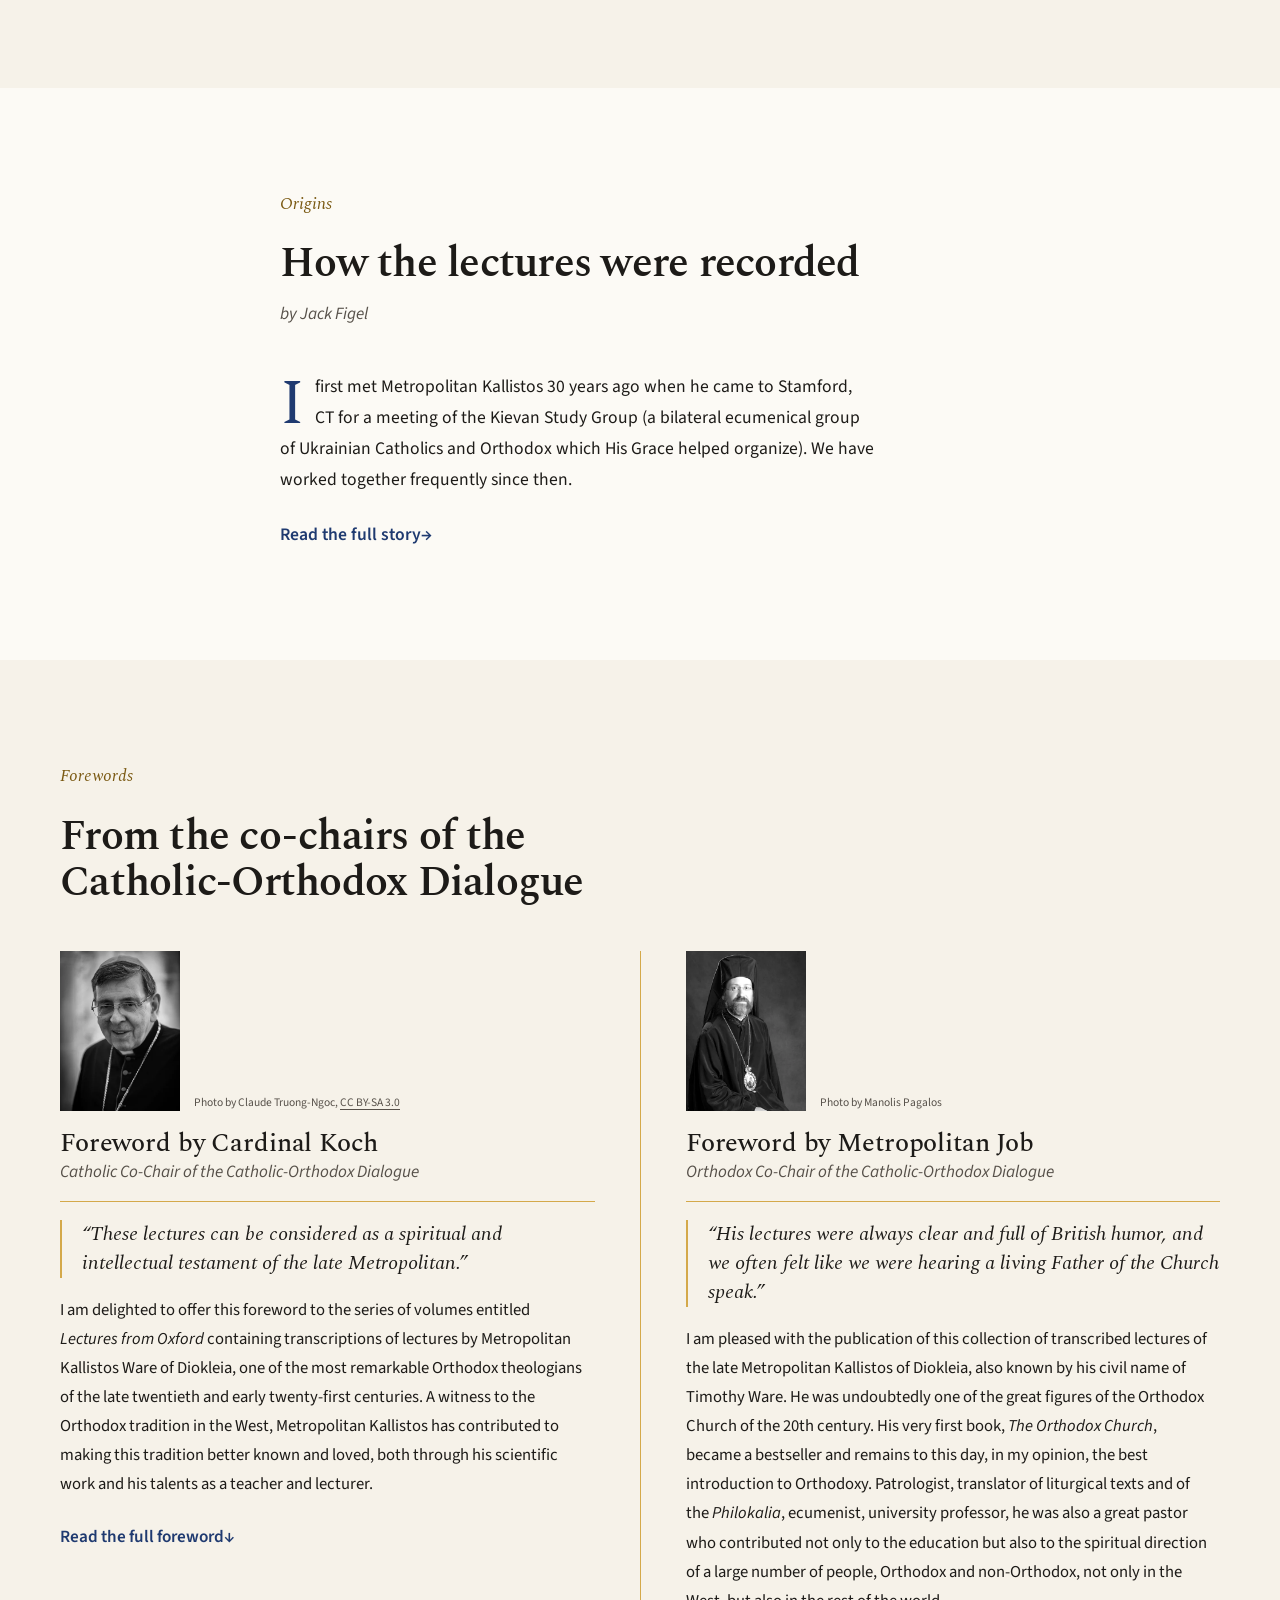
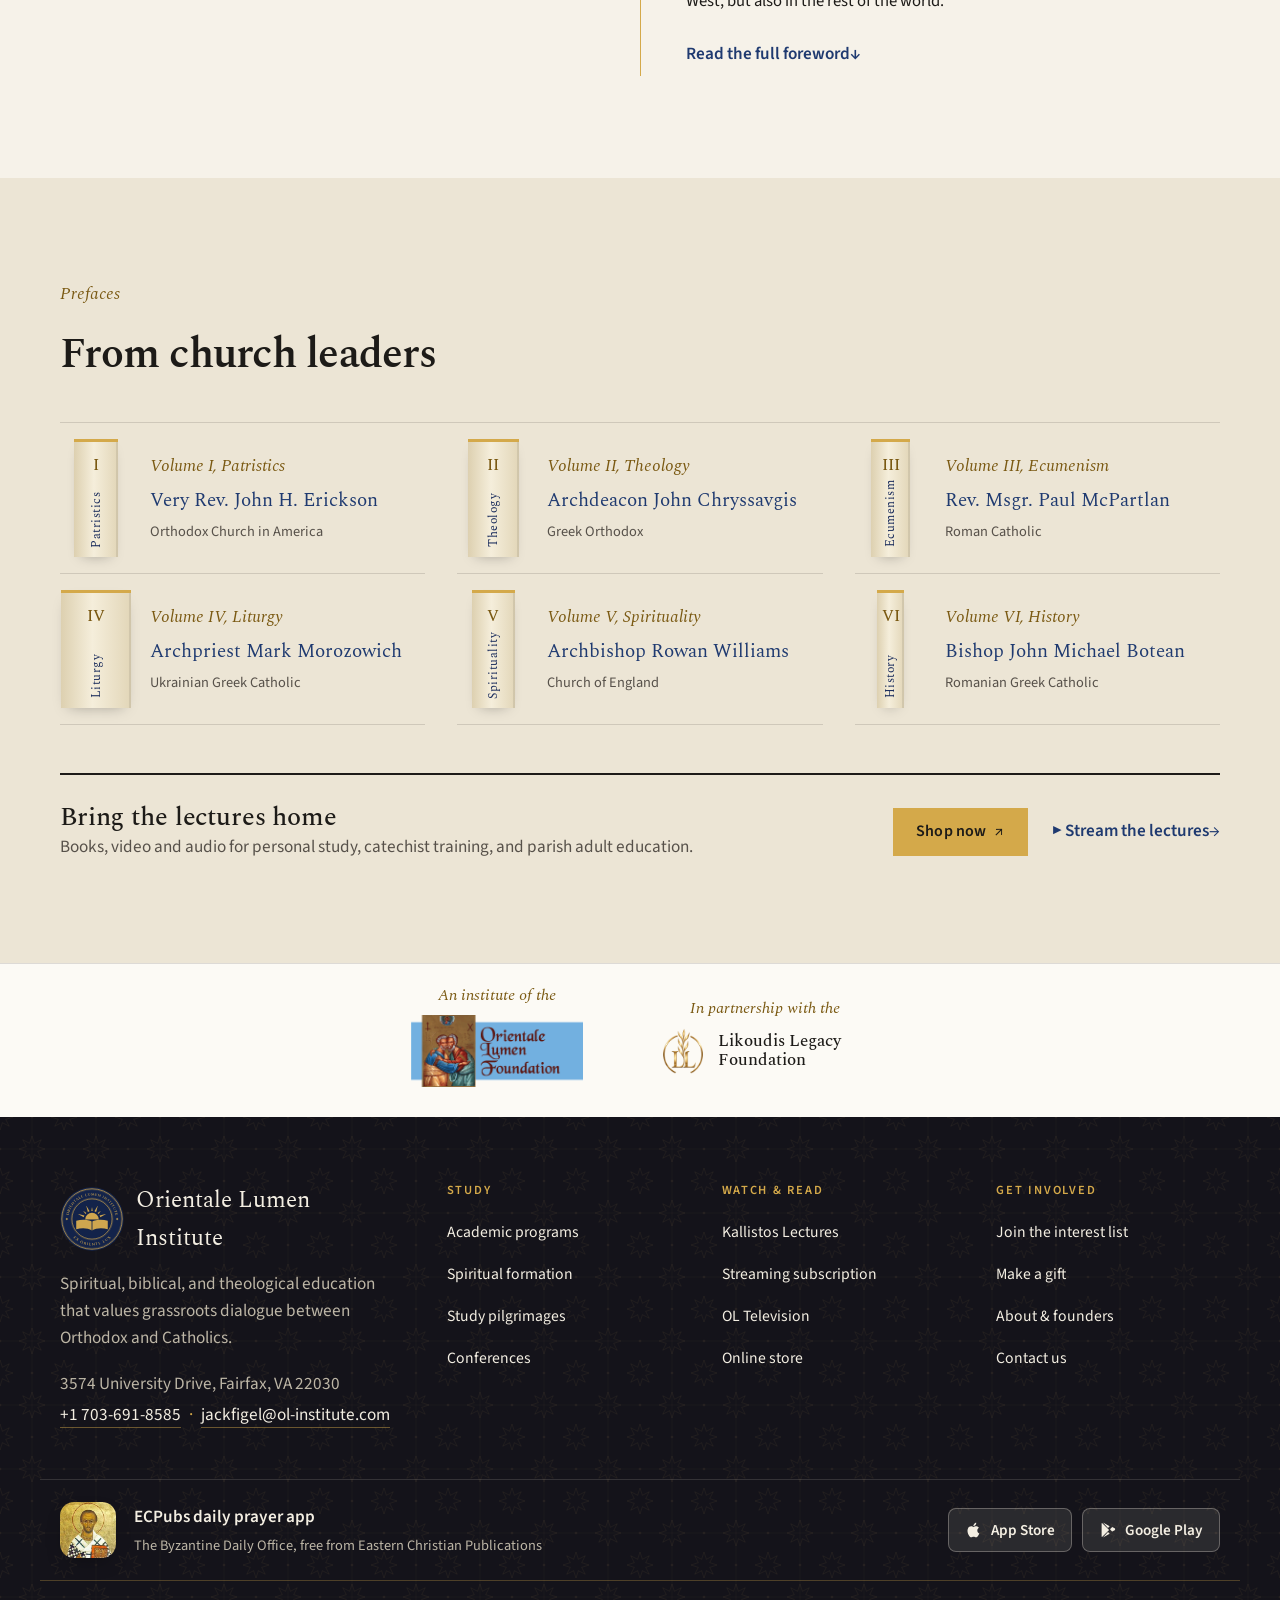
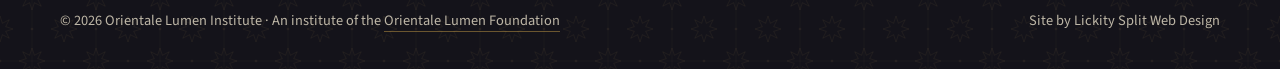
<file: lectures-from-oxford.html>
<!doctype html>
<html lang="en">
<head>
<meta charset="utf-8">
<meta name="viewport" content="width=device-width, initial-scale=1, viewport-fit=cover">
<title>Lectures from Oxford · Orientale Lumen Institute</title>
<meta name="claude:viewport-fit-sides" content="cover">
<meta name="description" content="Over 100 lectures by Metropolitan Kallistos of Diokleia in six volumes, as books, video and audio.">
<meta name="robots" content="noindex, nofollow">
<link rel="canonical" href="https://ol-institute.com/lectures-from-oxford.html">
<meta property="og:type" content="website"><meta property="og:site_name" content="Orientale Lumen Institute">
<meta property="og:title" content="Lectures from Oxford · Orientale Lumen Institute"><meta property="og:description" content="Over 100 lectures by Metropolitan Kallistos of Diokleia in six volumes, as books, video and audio.">
<meta property="og:url" content="https://ol-institute.com/lectures-from-oxford.html"><meta property="og:image" content="https://ol-institute.com/img/41-olee3-panel.jpg">
<meta name="twitter:card" content="summary_large_image">
<link rel="icon" href="img/brand/favicon.svg?v=6" type="image/svg+xml"><link rel="icon" href="img/brand/favicon.ico" sizes="any">
<link rel="apple-touch-icon" href="img/brand/apple-touch-icon.png"><link rel="manifest" href="site.webmanifest">
<meta name="theme-color" content="#14131a">
<link rel="preconnect" href="https://fonts.googleapis.com"><link rel="preconnect" href="https://fonts.gstatic.com" crossorigin>
<link rel="stylesheet" href="https://fonts.googleapis.com/css2?family=Mrs+Saint+Delafield&family=Spectral:ital,wght@0,400;0,500;0,600;1,400;1,500&family=Source+Sans+3:wght@400;500;600&display=swap">
<link rel="stylesheet" href="styles.css?v=1023w">

</head>
<body>
<a class="skip" href="#main">Skip to content</a>
<div class="parent-bar"><div class="wrap">
  <span>An institute of the <a href="https://olfoundation.net/" target="_blank" rel="noopener">Orientale Lumen Foundation</a></span>
</div></div>
<header class="site-head"><div class="wrap bar">
  <a class="brand" href="index.html"><img src="img/brand/mark.svg?v=6" alt="" width="44" height="44"><span><b>Orientale Lumen</b>Institute</span></a>
  <button class="menu-btn" id="menu-btn" aria-expanded="false" aria-controls="site-nav"><i aria-hidden="true"></i>Menu</button>
  <nav class="nav" id="site-nav" aria-label="Main"><a href="programs.html">Programs</a><a href="formation.html">Formation</a><a href="gatherings.html">Conferences</a><a href="lectures-from-oxford.html" aria-current="page">Kallistos Lectures</a><a href="media.html">Media</a><a href="about.html">About</a><a href="https://ol-institute.com/online-store" target="_blank" rel="noopener">Store</a><a class="btn gold small" href="give.html">Give</a></nav>
</div></header>
<main id="main">
<section class="page-head kallistos"><picture><source srcset="img/41-olee3-panel.webp" type="image/webp"><img src="img/41-olee3-panel.jpg" alt="Metropolitan Kallistos seated on a conference panel with other scholars" loading="eager" decoding="async"></picture>
<div class="wrap"><p class="kicker">Lectures from Oxford</p><h1>Lectures by Metropolitan Kallistos of Diokleia</h1><p class="lede">Books, Video and Audio. Over 100 lectures in six volumes, with forewords by Cardinal Kurt Koch and Metropolitan Job of Pisidia.</p><p class="award"><span class="award-ic" aria-hidden="true">&#9733;</span>First Place, Religious Series, 2025 Catholic Media Association Book Awards</p><nav class="jump" aria-label="On this page"><span>On this page</span><a href="#volumes">The six volumes</a><a href="#origins">How they were recorded</a><a href="#forewords">Forewords</a><a href="#prefaces">Prefaces</a></nav></div>
<p class="credit">OL EuroEast III panel, (L to R) Archimandrite Robert Taft, SJ, Metropolitan Kallistos, Sister Vassa Larin, Archbishop Cyril Vasil, SJ, and Elias Damianakis.</p></section>
<section class="sec" style="padding-bottom:40px"><div class="wrap lfo-intro">
  <div><p class="kicker">Introduction</p>
  <p class="lede" style="color:var(--ink)">The Orientale Lumen Institute is pleased to offer this combination of books, videos and audio podcasts of over 100 lectures by Metropolitan +Kallistos of Diokleia.</p>
  <div class="actions"><a class="btn gold ext" href="https://ol-institute.com/online-store" target="_blank" rel="noopener">Shop now</a><a class="textlink ext" href="https://oltelevision.vhx.tv/" target="_blank" rel="noopener">▶ Stream the lectures</a></div>
  <div class="uses-list"><p class="uses-k">They could be used for</p><ul><li>Personal adult enrichment</li><li>Catechist training</li><li>Parish adult education curriculum</li><li>Clergy continuing education</li></ul></div></div>
  <aside class="shelf-panel on-night"><div class="shelf" aria-label="The six volumes"><a class="spine" style="flex-grow:21" href="#patristics" title="Volume I, Patristics: 21 lectures"><b>I</b><i>Patristics</i></a><a class="spine" style="flex-grow:25" href="#theology" title="Volume II, Theology: 25 lectures"><b>II</b><i>Theology</i></a><a class="spine" style="flex-grow:18" href="#ecumenism" title="Volume III, Ecumenism: 18 lectures"><b>III</b><i>Ecumenism</i></a><a class="spine" style="flex-grow:35" href="#liturgy" title="Volume IV, Liturgy: 35 lectures"><b>IV</b><i>Liturgy</i></a><a class="spine" style="flex-grow:20" href="#spirituality" title="Volume V, Spirituality: 20 lectures"><b>V</b><i>Spirituality</i></a><a class="spine" style="flex-grow:11" href="#history" title="Volume VI, History: 11 lectures"><b>VI</b><i>History</i></a></div><p class="shelf-cap">Six volumes. Tap one to jump to its lectures.</p></aside>
</div></section>

<section class="sec night on-night cf-sec" aria-label="The six volumes"><div class="wrap">
  <header class="sec-head center"><p class="kicker">Lectures from Oxford</p><h2>The six volumes</h2></header>
  <div class="cf" id="cf" tabindex="0" aria-roledescription="carousel">
    <div class="cf-stage"><a class="cf-card" href="#patristics" data-i="0" aria-label="Volume I, Patristics"><picture><source srcset="img/kallistos-vol-i.webp" type="image/webp"><img src="img/kallistos-vol-i.jpg" alt="Lectures from Oxford, Volume I: Patristics" width="640" height="1014" loading="lazy" decoding="async"></picture></a><a class="cf-card" href="#theology" data-i="1" aria-label="Volume II, Theology"><picture><source srcset="img/kallistos-vol-ii.webp" type="image/webp"><img src="img/kallistos-vol-ii.jpg" alt="Lectures from Oxford, Volume II: Theology" width="640" height="1014" loading="lazy" decoding="async"></picture></a><a class="cf-card" href="#ecumenism" data-i="2" aria-label="Volume III, Ecumenism"><picture><source srcset="img/kallistos-vol-iii.webp" type="image/webp"><img src="img/kallistos-vol-iii.jpg" alt="Lectures from Oxford, Volume III: Ecumenism" width="640" height="1014" loading="lazy" decoding="async"></picture></a><a class="cf-card" href="#liturgy" data-i="3" aria-label="Volume IV, Liturgy"><picture><source srcset="img/kallistos-vol-iv.webp" type="image/webp"><img src="img/kallistos-vol-iv.jpg" alt="Lectures from Oxford, Volume IV: Liturgy" width="640" height="1014" loading="lazy" decoding="async"></picture></a><a class="cf-card" href="#spirituality" data-i="4" aria-label="Volume V, Spirituality"><picture><source srcset="img/kallistos-vol-v.webp" type="image/webp"><img src="img/kallistos-vol-v.jpg" alt="Lectures from Oxford, Volume V: Spirituality" width="640" height="1014" loading="lazy" decoding="async"></picture></a><a class="cf-card" href="#history" data-i="5" aria-label="Volume VI, History"><picture><source srcset="img/kallistos-vol-vi.webp" type="image/webp"><img src="img/kallistos-vol-vi.jpg" alt="Lectures from Oxford, Volume VI: History" width="640" height="1014" loading="lazy" decoding="async"></picture></a></div>
    <button type="button" class="cf-nav cf-prev" aria-label="Previous volume">&#8249;</button>
    <button type="button" class="cf-nav cf-next" aria-label="Next volume">&#8250;</button>
  </div>
  <p class="cf-cap" id="cf-cap" aria-live="polite"></p>
  <div class="cf-dots" role="tablist"><button type="button" class="cf-dot" data-i="0" aria-label="Volume I"></button><button type="button" class="cf-dot" data-i="1" aria-label="Volume II"></button><button type="button" class="cf-dot" data-i="2" aria-label="Volume III"></button><button type="button" class="cf-dot" data-i="3" aria-label="Volume IV"></button><button type="button" class="cf-dot" data-i="4" aria-label="Volume V"></button><button type="button" class="cf-dot" data-i="5" aria-label="Volume VI"></button></div>
</div></section>
<script>
(function(){
  var root=document.getElementById('cf');if(!root)return;
  var cards=[].slice.call(root.querySelectorAll('.cf-card')),dots=[].slice.call(document.querySelectorAll('.cf-dot')),cap=document.getElementById('cf-cap'),n=cards.length,cur=0;
  var names=['Volume I · Patristics','Volume II · Theology','Volume III · Ecumenism','Volume IV · Liturgy','Volume V · Spirituality','Volume VI · History'];
  function rel(k){var d=((k-cur)%n+n)%n;return d>n/2?d-n:d;}
  function render(){
    var w=root.clientWidth,step=Math.min(230,w*0.24),narrow=w<640;
    cards.forEach(function(c,k){var r=rel(k),a=Math.abs(r);
      var x=r*(narrow?step*1.15:step),rot=r===0?0:(r<0?42:-42),sc=r===0?1:(a===1?.82:.66),z=r===0?0:-140*a;
      c.style.transform='translateX(calc(-50% + '+x+'px)) translateZ('+z+'px) rotateY('+rot+'deg) scale('+sc+')';
      c.style.zIndex=10-a;c.style.opacity=a>2?0:(a===2?.55:1);c.style.pointerEvents=a>2?'none':'auto';
      c.classList.toggle('is-cur',r===0);c.setAttribute('tabindex',r===0?'0':'-1');});
    dots.forEach(function(d,k){d.classList.toggle('on',k===cur);d.setAttribute('aria-selected',k===cur);});
    cap.textContent=names[cur];
  }
  function go(k){cur=(k%n+n)%n;render();}
  cards.forEach(function(c,k){c.addEventListener('click',function(e){if(k!==cur){e.preventDefault();go(k);}});});
  dots.forEach(function(d,k){d.addEventListener('click',function(){go(k);});});
  root.querySelector('.cf-prev').addEventListener('click',function(){go(cur-1);});
  root.querySelector('.cf-next').addEventListener('click',function(){go(cur+1);});
  root.addEventListener('keydown',function(e){if(e.key==='ArrowLeft'){go(cur-1);}else if(e.key==='ArrowRight'){go(cur+1);}});
  var sx=null;root.addEventListener('touchstart',function(e){sx=e.touches[0].clientX;},{passive:true});
  root.addEventListener('touchend',function(e){if(sx===null)return;var dx=e.changedTouches[0].clientX-sx;if(Math.abs(dx)>40)go(cur+(dx<0?1:-1));sx=null;});
  window.addEventListener('resize',render);render();
})();
</script>
<div class="vol-zone" id="volumes">
<div class="lsearch js-only"><div class="wrap">
  <label for="lq" class="lq-label">Search all 130 lectures</label>
  <div class="lq-row"><input id="lq" type="search" placeholder="Try a saint, a prayer, a theme" autocomplete="off"><span class="lq-count" id="lq-count" aria-live="polite"></span></div>
  <div class="chips" aria-label="Suggested topics"><button type="button" class="chip" data-q="Prayer">Prayer</button><button type="button" class="chip" data-q="Philokalia">Philokalia</button><button type="button" class="chip" data-q="Mary">Mary</button><button type="button" class="chip" data-q="Liturgy">Liturgy</button><button type="button" class="chip" data-q="Holy Spirit">Holy Spirit</button><button type="button" class="chip" data-q="Fathers">Fathers</button><button type="button" class="chip" data-q="Church">Church</button><button type="button" class="chip" data-q="Unity">Unity</button></div>
  <ol class="lq-results" id="lq-results" hidden></ol>
</div></div>
<script type="application/json" id="ldata">[{"v": "I", "vn": "Patristics", "s": "patristics", "id": "patristics-1-1", "n": "1-1", "t": "The Meaning of Mystical Theology", "p": "Part 1: Mystical Theology of the Fathers (AE01 - 2009)"}, {"v": "I", "vn": "Patristics", "s": "patristics", "id": "patristics-1-2", "n": "1-2", "t": "The Teachings of Evagrius of Pontus", "p": "Part 1: Mystical Theology of the Fathers (AE01 - 2009)"}, {"v": "I", "vn": "Patristics", "s": "patristics", "id": "patristics-1-3", "n": "1-3", "t": "St. Macarius of Egypt", "p": "Part 1: Mystical Theology of the Fathers (AE01 - 2009)"}, {"v": "I", "vn": "Patristics", "s": "patristics", "id": "patristics-1-4", "n": "1-4", "t": "St. Gregory of Nyssa", "p": "Part 1: Mystical Theology of the Fathers (AE01 - 2009)"}, {"v": "I", "vn": "Patristics", "s": "patristics", "id": "patristics-1-5", "n": "1-5", "t": "St. Isaac the Syrian", "p": "Part 1: Mystical Theology of the Fathers (AE01 - 2009)"}, {"v": "I", "vn": "Patristics", "s": "patristics", "id": "patristics-1-6", "n": "1-6", "t": "St. Symeon the New Theologian, Part 1", "p": "Part 1: Mystical Theology of the Fathers (AE01 - 2009)"}, {"v": "I", "vn": "Patristics", "s": "patristics", "id": "patristics-1-7", "n": "1-7", "t": "St. Symeon the New Theologian, Part 2", "p": "Part 1: Mystical Theology of the Fathers (AE01 - 2009)"}, {"v": "I", "vn": "Patristics", "s": "patristics", "id": "patristics-1-8", "n": "1-8", "t": "St. Gregory of Sinai", "p": "Part 1: Mystical Theology of the Fathers (AE01 - 2009)"}, {"v": "I", "vn": "Patristics", "s": "patristics", "id": "patristics-1-9", "n": "1-9", "t": "St. Gregory Palamas", "p": "Part 1: Mystical Theology of the Fathers (AE01 - 2009)"}, {"v": "I", "vn": "Patristics", "s": "patristics", "id": "patristics-1-10", "n": "1-10", "t": "Sts. Kallistos and Ignatios", "p": "Part 1: Mystical Theology of the Fathers (AE01 - 2009)"}, {"v": "I", "vn": "Patristics", "s": "patristics", "id": "patristics-2-1", "n": "2-1", "t": "What, Who, Why?", "p": "Part 2: The Philokalia (AE44 - 2014)"}, {"v": "I", "vn": "Patristics", "s": "patristics", "id": "patristics-2-2", "n": "2-2", "t": "Spiritual Guidance", "p": "Part 2: The Philokalia (AE44 - 2014)"}, {"v": "I", "vn": "Patristics", "s": "patristics", "id": "patristics-2-3", "n": "2-3", "t": "The Journey of Prayer", "p": "Part 2: The Philokalia (AE44 - 2014)"}, {"v": "I", "vn": "Patristics", "s": "patristics", "id": "patristics-2-4", "n": "2-4", "t": "The Divine and the Human", "p": "Part 2: The Philokalia (AE44 - 2014)"}, {"v": "I", "vn": "Patristics", "s": "patristics", "id": "patristics-2-5", "n": "2-5", "t": "Provisions for the Journey", "p": "Part 2: The Philokalia (AE44 - 2014)"}, {"v": "I", "vn": "Patristics", "s": "patristics", "id": "patristics-2-6", "n": "2-6", "t": "A Living Tradition", "p": "Part 2: The Philokalia (AE44 - 2014)"}, {"v": "I", "vn": "Patristics", "s": "patristics", "id": "patristics-3-1", "n": "3-1", "t": "God is Great", "p": "Part 3: The Jesus Prayer (AE60 - 2017)"}, {"v": "I", "vn": "Patristics", "s": "patristics", "id": "patristics-3-2", "n": "3-2", "t": "Within the Heart", "p": "Part 3: The Jesus Prayer (AE60 - 2017)"}, {"v": "I", "vn": "Patristics", "s": "patristics", "id": "patristics-3-3", "n": "3-3", "t": "Pray without Ceasing", "p": "Part 3: The Jesus Prayer (AE60 - 2017)"}, {"v": "I", "vn": "Patristics", "s": "patristics", "id": "patristics-3-4", "n": "3-4", "t": "Glorify God with Your Body", "p": "Part 3: The Jesus Prayer (AE60 - 2017)"}, {"v": "I", "vn": "Patristics", "s": "patristics", "id": "patristics-3-5", "n": "3-5", "t": "Windows into Our Dark World", "p": "Part 3: The Jesus Prayer (AE60 - 2017)"}, {"v": "II", "vn": "Theology", "s": "theology", "id": "theology-1-1", "n": "1-1", "t": "Why the Church", "p": "Part 1: Mystery of the Church (AE25 - 2010)"}, {"v": "II", "vn": "Theology", "s": "theology", "id": "theology-1-2", "n": "1-2", "t": "The Church According to the Greek Fathers, Part 1", "p": "Part 1: Mystery of the Church (AE25 - 2010)"}, {"v": "II", "vn": "Theology", "s": "theology", "id": "theology-1-3", "n": "1-3", "t": "The Church According to the Greek Fathers, Part 2", "p": "Part 1: Mystery of the Church (AE25 - 2010)"}, {"v": "II", "vn": "Theology", "s": "theology", "id": "theology-1-4", "n": "1-4", "t": "The Church in 19th-Century Russian Thought", "p": "Part 1: Mystery of the Church (AE25 - 2010)"}, {"v": "II", "vn": "Theology", "s": "theology", "id": "theology-1-5", "n": "1-5", "t": "The Church in 20th-Century Orthodox Thought", "p": "Part 1: Mystery of the Church (AE25 - 2010)"}, {"v": "II", "vn": "Theology", "s": "theology", "id": "theology-1-6", "n": "1-6", "t": "The Church in Present Day Dialogues", "p": "Part 1: Mystery of the Church (AE25 - 2010)"}, {"v": "II", "vn": "Theology", "s": "theology", "id": "theology-2-1", "n": "2-1", "t": "What Difference Does It Make?", "p": "Part 2: Doctrine of the Holy Trinity (AE27 - 2011)"}, {"v": "II", "vn": "Theology", "s": "theology", "id": "theology-2-2", "n": "2-2", "t": "The Trinity through Sound and Sight", "p": "Part 2: Doctrine of the Holy Trinity (AE27 - 2011)"}, {"v": "II", "vn": "Theology", "s": "theology", "id": "theology-2-3", "n": "2-3", "t": "The Trinity through the Mystery of the Human Person", "p": "Part 2: Doctrine of the Holy Trinity (AE27 - 2011)"}, {"v": "II", "vn": "Theology", "s": "theology", "id": "theology-2-4", "n": "2-4", "t": "The Mystery of Mutual Love, Part 1", "p": "Part 2: Doctrine of the Holy Trinity (AE27 - 2011)"}, {"v": "II", "vn": "Theology", "s": "theology", "id": "theology-2-5", "n": "2-5", "t": "The Mystery of Mutual Love, Part 2", "p": "Part 2: Doctrine of the Holy Trinity (AE27 - 2011)"}, {"v": "II", "vn": "Theology", "s": "theology", "id": "theology-2-6", "n": "2-6", "t": "The Consequences of Mutual Love in Human Society", "p": "Part 2: Doctrine of the Holy Trinity (AE27 - 2011)"}, {"v": "II", "vn": "Theology", "s": "theology", "id": "theology-2-7", "n": "2-7", "t": "The Consequences of Mutual Love in Prayer", "p": "Part 2: Doctrine of the Holy Trinity (AE27 - 2011)"}, {"v": "II", "vn": "Theology", "s": "theology", "id": "theology-3-1", "n": "3-1", "t": "For Our Salvation: Why Did God Become Man?", "p": "Part 3: Jesus Christ – The Same Yesterday, Today, and Forever (AE37 - 2012)"}, {"v": "II", "vn": "Theology", "s": "theology", "id": "theology-3-2", "n": "3-2", "t": "Christ the Second Adam, Irenaeus, and Recapitulation", "p": "Part 3: Jesus Christ – The Same Yesterday, Today, and Forever (AE37 - 2012)"}, {"v": "II", "vn": "Theology", "s": "theology", "id": "theology-3-3", "n": "3-3", "t": "“Human Understanding is Baffled:” Origen on the Person of Christ", "p": "Part 3: Jesus Christ – The Same Yesterday, Today, and Forever (AE37 - 2012)"}, {"v": "II", "vn": "Theology", "s": "theology", "id": "theology-3-4", "n": "3-4", "t": "The First Council of Nicaea", "p": "Part 3: Jesus Christ – The Same Yesterday, Today, and Forever (AE37 - 2012)"}, {"v": "II", "vn": "Theology", "s": "theology", "id": "theology-3-5", "n": "3-5", "t": "Mary as Theotokos", "p": "Part 3: Jesus Christ – The Same Yesterday, Today, and Forever (AE37 - 2012)"}, {"v": "II", "vn": "Theology", "s": "theology", "id": "theology-3-6", "n": "3-6", "t": "The Teachings of St. Cyril of Alexandria", "p": "Part 3: Jesus Christ – The Same Yesterday, Today, and Forever (AE37 - 2012)"}, {"v": "II", "vn": "Theology", "s": "theology", "id": "theology-4-1", "n": "4-1", "t": "The Nativity of the Mother of God", "p": "Part 4: Mary and Her Feast Days (AE39 - 2014)"}, {"v": "II", "vn": "Theology", "s": "theology", "id": "theology-4-2", "n": "4-2", "t": "The Presentation of the Mother of God in the Temple", "p": "Part 4: Mary and Her Feast Days (AE39 - 2014)"}, {"v": "II", "vn": "Theology", "s": "theology", "id": "theology-4-3", "n": "4-3", "t": "The Annunciation to Mary by the Angel Gabriel", "p": "Part 4: Mary and Her Feast Days (AE39 - 2014)"}, {"v": "II", "vn": "Theology", "s": "theology", "id": "theology-4-4", "n": "4-4", "t": "The Encounter of Jesus and Mary with Simeon", "p": "Part 4: Mary and Her Feast Days (AE39 - 2014)"}, {"v": "II", "vn": "Theology", "s": "theology", "id": "theology-4-5", "n": "4-5", "t": "The Dormition of the Mother of God", "p": "Part 4: Mary and Her Feast Days (AE39 - 2014)"}, {"v": "II", "vn": "Theology", "s": "theology", "id": "theology-4-6", "n": "4-6", "t": "The Mother of God and Ever-Virgin Mary", "p": "Part 4: Mary and Her Feast Days (AE39 - 2014)"}, {"v": "III", "vn": "Ecumenism", "s": "ecumenism", "id": "ecumenism-1-1", "n": "1-1", "t": "Prophet, Liturgist, Hesychast (OL I - 1997)", "p": "Part 1: Ecumenical Reflections (AE15)"}, {"v": "III", "vn": "Ecumenism", "s": "ecumenism", "id": "ecumenism-1-2", "n": "1-2", "t": "Open to a New Situation: A Fresh Approach to Old Problems? (OL II - 1998)", "p": "Part 1: Ecumenical Reflections (AE15)"}, {"v": "III", "vn": "Ecumenism", "s": "ecumenism", "id": "ecumenism-1-3", "n": "1-3", "t": "Eucharistic Sacrifice: Who Offers What to Whom? (OL IV - 2000)", "p": "Part 1: Ecumenical Reflections (AE15)"}, {"v": "III", "vn": "Ecumenism", "s": "ecumenism", "id": "ecumenism-1-4", "n": "1-4", "t": "What’s Our Bottom Line? (OL VIII - 2004)", "p": "Part 1: Ecumenical Reflections (AE15)"}, {"v": "III", "vn": "Ecumenism", "s": "ecumenism", "id": "ecumenism-1-5", "n": "1-5", "t": "Liturgy as Dialogue (OL EuroEast1 - 2004)", "p": "Part 1: Ecumenical Reflections (AE15)"}, {"v": "III", "vn": "Ecumenism", "s": "ecumenism", "id": "ecumenism-1-6", "n": "1-6", "t": "The Orthodox Church and the Primacy of the Pope (OL EuroEast2 - 2007)", "p": "Part 1: Ecumenical Reflections (AE15)"}, {"v": "III", "vn": "Ecumenism", "s": "ecumenism", "id": "ecumenism-1-7", "n": "1-7", "t": "The Holy Icon: Door into the Kingdom of Heaven (OL XI - 2007)", "p": "Part 1: Ecumenical Reflections (AE15)"}, {"v": "III", "vn": "Ecumenism", "s": "ecumenism", "id": "ecumenism-2-1", "n": "2-1", "t": "Monasticism as a Sacrament of Love (OL XIII - 2009)", "p": "Part 2: Through the Years with Kallistos (AE54)"}, {"v": "III", "vn": "Ecumenism", "s": "ecumenism", "id": "ecumenism-2-2", "n": "2-2", "t": "The Council of Florence: A Success that Failed? (OL EuroEast3 - 2010)", "p": "Part 2: Through the Years with Kallistos (AE54)"}, {"v": "III", "vn": "Ecumenism", "s": "ecumenism", "id": "ecumenism-2-3", "n": "2-3", "t": "Rome and the Communion of Churches (OL XV - 2011)", "p": "Part 2: Through the Years with Kallistos (AE54)"}, {"v": "III", "vn": "Ecumenism", "s": "ecumenism", "id": "ecumenism-2-4", "n": "2-4", "t": "The Sacrament of Love in a Broken World (OL XVIII - 2014)", "p": "Part 2: Through the Years with Kallistos (AE54)"}, {"v": "III", "vn": "Ecumenism", "s": "ecumenism", "id": "ecumenism-2-5", "n": "2-5", "t": "Papal Primacy: Still an Insuperable Obstacle? (OL XIX - 2015)", "p": "Part 2: Through the Years with Kallistos (AE54)"}, {"v": "III", "vn": "Ecumenism", "s": "ecumenism", "id": "ecumenism-2-6", "n": "2-6", "t": "Find Christ Everywhere: The World as Icon and Sacrament (OL XX - 2016)", "p": "Part 2: Through the Years with Kallistos (AE54)"}, {"v": "III", "vn": "Ecumenism", "s": "ecumenism", "id": "ecumenism-2-7", "n": "2-7", "t": "Orthodox Council of Crete (OL XXI - 2017)", "p": "Part 2: Through the Years with Kallistos (AE54)"}, {"v": "III", "vn": "Ecumenism", "s": "ecumenism", "id": "ecumenism-2-8", "n": "2-8", "t": "The Chieti Agreed Statement (OL XXI - 2017)", "p": "Part 2: Through the Years with Kallistos (AE54)"}, {"v": "III", "vn": "Ecumenism", "s": "ecumenism", "id": "ecumenism-2-9", "n": "2-9", "t": "Sister Churches: Fact or Fiction? (OL XXII - 2018)", "p": "Part 2: Through the Years with Kallistos (AE54)"}, {"v": "III", "vn": "Ecumenism", "s": "ecumenism", "id": "ecumenism-3-1", "n": "3-1", "t": "Pope and Patriarch in Jerusalem: Future Opportunities, Villanova University, 2014", "p": "Part 3: Other Ecumenical Lectures"}, {"v": "III", "vn": "Ecumenism", "s": "ecumenism", "id": "ecumenism-3-2", "n": "3-2", "t": "Reflection on Christian Unity, Part 9 of “Churches of the Christian East,” 2015", "p": "Part 3: Other Ecumenical Lectures"}, {"v": "IV", "vn": "Liturgy", "s": "liturgy", "id": "liturgy-1-1", "n": "1-1", "t": "The Meaning of Liturgy", "p": "Part 1: Inner Meaning of the Eucharist (AE13 - 2009)"}, {"v": "IV", "vn": "Liturgy", "s": "liturgy", "id": "liturgy-1-2", "n": "1-2", "t": "One Liturgy: Heaven and Earth", "p": "Part 1: Inner Meaning of the Eucharist (AE13 - 2009)"}, {"v": "IV", "vn": "Liturgy", "s": "liturgy", "id": "liturgy-1-3", "n": "1-3", "t": "The Holy Spirit in Liturgy", "p": "Part 1: Inner Meaning of the Eucharist (AE13 - 2009)"}, {"v": "IV", "vn": "Liturgy", "s": "liturgy", "id": "liturgy-1-4", "n": "1-4", "t": "Eucharistic Sacrifice", "p": "Part 1: Inner Meaning of the Eucharist (AE13 - 2009)"}, {"v": "IV", "vn": "Liturgy", "s": "liturgy", "id": "liturgy-1-5", "n": "1-5", "t": "Preparation for Liturgy", "p": "Part 1: Inner Meaning of the Eucharist (AE13 - 2009)"}, {"v": "IV", "vn": "Liturgy", "s": "liturgy", "id": "liturgy-1-6", "n": "1-6", "t": "The Holy Gifts", "p": "Part 1: Inner Meaning of the Eucharist (AE13 - 2009)"}, {"v": "IV", "vn": "Liturgy", "s": "liturgy", "id": "liturgy-2-1", "n": "2-1", "t": "Our Personal Journey", "p": "Part 2: Our Lenten Journey (AE17 - 2010)"}, {"v": "IV", "vn": "Liturgy", "s": "liturgy", "id": "liturgy-2-2", "n": "2-2", "t": "Salvation in Christ", "p": "Part 2: Our Lenten Journey (AE17 - 2010)"}, {"v": "IV", "vn": "Liturgy", "s": "liturgy", "id": "liturgy-2-3", "n": "2-3", "t": "Transfiguration in Christ, Part 1", "p": "Part 2: Our Lenten Journey (AE17 - 2010)"}, {"v": "IV", "vn": "Liturgy", "s": "liturgy", "id": "liturgy-2-4", "n": "2-4", "t": "Transfiguration in Christ, Part 2", "p": "Part 2: Our Lenten Journey (AE17 - 2010)"}, {"v": "IV", "vn": "Liturgy", "s": "liturgy", "id": "liturgy-2-5", "n": "2-5", "t": "Transfiguration in Christ, Part 3", "p": "Part 2: Our Lenten Journey (AE17 - 2010)"}, {"v": "IV", "vn": "Liturgy", "s": "liturgy", "id": "liturgy-2-6", "n": "2-6", "t": "The Holy Trinity", "p": "Part 2: Our Lenten Journey (AE17 - 2010)"}, {"v": "IV", "vn": "Liturgy", "s": "liturgy", "id": "liturgy-3-1", "n": "3-1", "t": "Introduction", "p": "Part 3: Journey to Pascha – Zacchaeus to Pentecost (AE69 - 2019)"}, {"v": "IV", "vn": "Liturgy", "s": "liturgy", "id": "liturgy-3-2", "n": "3-2", "t": "Zacchaeus, the Canaanite Woman", "p": "Part 3: Journey to Pascha – Zacchaeus to Pentecost (AE69 - 2019)"}, {"v": "IV", "vn": "Liturgy", "s": "liturgy", "id": "liturgy-3-3", "n": "3-3", "t": "The Publican and the Pharisee", "p": "Part 3: Journey to Pascha – Zacchaeus to Pentecost (AE69 - 2019)"}, {"v": "IV", "vn": "Liturgy", "s": "liturgy", "id": "liturgy-3-4", "n": "3-4", "t": "The Prodigal Son", "p": "Part 3: Journey to Pascha – Zacchaeus to Pentecost (AE69 - 2019)"}, {"v": "IV", "vn": "Liturgy", "s": "liturgy", "id": "liturgy-3-5", "n": "3-5", "t": "Sunday of the Last Judgment", "p": "Part 3: Journey to Pascha – Zacchaeus to Pentecost (AE69 - 2019)"}, {"v": "IV", "vn": "Liturgy", "s": "liturgy", "id": "liturgy-3-6", "n": "3-6", "t": "Sunday of Forgiveness", "p": "Part 3: Journey to Pascha – Zacchaeus to Pentecost (AE69 - 2019)"}, {"v": "IV", "vn": "Liturgy", "s": "liturgy", "id": "liturgy-3-7", "n": "3-7", "t": "Sunday of Orthodoxy", "p": "Part 3: Journey to Pascha – Zacchaeus to Pentecost (AE69 - 2019)"}, {"v": "IV", "vn": "Liturgy", "s": "liturgy", "id": "liturgy-3-8", "n": "3-8", "t": "Sunday of St. Gregory Palamas", "p": "Part 3: Journey to Pascha – Zacchaeus to Pentecost (AE69 - 2019)"}, {"v": "IV", "vn": "Liturgy", "s": "liturgy", "id": "liturgy-3-9", "n": "3-9", "t": "Sunday of the Holy Cross", "p": "Part 3: Journey to Pascha – Zacchaeus to Pentecost (AE69 - 2019)"}, {"v": "IV", "vn": "Liturgy", "s": "liturgy", "id": "liturgy-3-10", "n": "3-10", "t": "Sunday of St. John Climacus", "p": "Part 3: Journey to Pascha – Zacchaeus to Pentecost (AE69 - 2019)"}, {"v": "IV", "vn": "Liturgy", "s": "liturgy", "id": "liturgy-3-11", "n": "3-11", "t": "Sunday of St. Mary of Egypt", "p": "Part 3: Journey to Pascha – Zacchaeus to Pentecost (AE69 - 2019)"}, {"v": "IV", "vn": "Liturgy", "s": "liturgy", "id": "liturgy-3-12", "n": "3-12", "t": "Palm Sunday", "p": "Part 3: Journey to Pascha – Zacchaeus to Pentecost (AE69 - 2019)"}, {"v": "IV", "vn": "Liturgy", "s": "liturgy", "id": "liturgy-3-13", "n": "3-13", "t": "Pascha: Easter Sunday", "p": "Part 3: Journey to Pascha – Zacchaeus to Pentecost (AE69 - 2019)"}, {"v": "IV", "vn": "Liturgy", "s": "liturgy", "id": "liturgy-3-14", "n": "3-14", "t": "Thomas Sunday", "p": "Part 3: Journey to Pascha – Zacchaeus to Pentecost (AE69 - 2019)"}, {"v": "IV", "vn": "Liturgy", "s": "liturgy", "id": "liturgy-3-15", "n": "3-15", "t": "Sunday of the Myrrh-bearers", "p": "Part 3: Journey to Pascha – Zacchaeus to Pentecost (AE69 - 2019)"}, {"v": "IV", "vn": "Liturgy", "s": "liturgy", "id": "liturgy-3-16", "n": "3-16", "t": "Sunday of the Paralyzed Man", "p": "Part 3: Journey to Pascha – Zacchaeus to Pentecost (AE69 - 2019)"}, {"v": "IV", "vn": "Liturgy", "s": "liturgy", "id": "liturgy-3-17", "n": "3-17", "t": "Sunday of the Samaritan Woman", "p": "Part 3: Journey to Pascha – Zacchaeus to Pentecost (AE69 - 2019)"}, {"v": "IV", "vn": "Liturgy", "s": "liturgy", "id": "liturgy-3-18", "n": "3-18", "t": "Sunday of the Man Born Blind", "p": "Part 3: Journey to Pascha – Zacchaeus to Pentecost (AE69 - 2019)"}, {"v": "IV", "vn": "Liturgy", "s": "liturgy", "id": "liturgy-3-19", "n": "3-19", "t": "Ascension", "p": "Part 3: Journey to Pascha – Zacchaeus to Pentecost (AE69 - 2019)"}, {"v": "IV", "vn": "Liturgy", "s": "liturgy", "id": "liturgy-3-20", "n": "3-20", "t": "Fathers of the First Ecumenical Council", "p": "Part 3: Journey to Pascha – Zacchaeus to Pentecost (AE69 - 2019)"}, {"v": "IV", "vn": "Liturgy", "s": "liturgy", "id": "liturgy-3-21", "n": "3-21", "t": "Pentecost", "p": "Part 3: Journey to Pascha – Zacchaeus to Pentecost (AE69 - 2019)"}, {"v": "IV", "vn": "Liturgy", "s": "liturgy", "id": "liturgy-4-1", "n": "4-1", "t": "The Seven Mysteries", "p": "Part 4: Sacraments"}, {"v": "IV", "vn": "Liturgy", "s": "liturgy", "id": "liturgy-4-2", "n": "4-2", "t": "Sacred Time", "p": "Part 4: Sacraments"}, {"v": "V", "vn": "Spirituality", "s": "spirituality", "id": "spirituality-1-1", "n": "1-1", "t": "In the Monastery", "p": "Part 1: St. Seraphim of Sarov (AE40 - 2014)"}, {"v": "V", "vn": "Spirituality", "s": "spirituality", "id": "spirituality-1-2", "n": "1-2", "t": "In Seclusion", "p": "Part 1: St. Seraphim of Sarov (AE40 - 2014)"}, {"v": "V", "vn": "Spirituality", "s": "spirituality", "id": "spirituality-1-3", "n": "1-3", "t": "The End of His Life", "p": "Part 1: St. Seraphim of Sarov (AE40 - 2014)"}, {"v": "V", "vn": "Spirituality", "s": "spirituality", "id": "spirituality-1-4", "n": "1-4", "t": "Teachings of Seraphim", "p": "Part 1: St. Seraphim of Sarov (AE40 - 2014)"}, {"v": "V", "vn": "Spirituality", "s": "spirituality", "id": "spirituality-1-5", "n": "1-5", "t": "Five Qualities of His Spirituality", "p": "Part 1: St. Seraphim of Sarov (AE40 - 2014)"}, {"v": "V", "vn": "Spirituality", "s": "spirituality", "id": "spirituality-1-6", "n": "1-6", "t": "After His Death", "p": "Part 1: St. Seraphim of Sarov (AE40 - 2014)"}, {"v": "V", "vn": "Spirituality", "s": "spirituality", "id": "spirituality-2-1", "n": "2-1", "t": "Renew Your Faith in the Risen Christ", "p": "Part 2: Parish Spirituality (AE58 - 2011-2012)"}, {"v": "V", "vn": "Spirituality", "s": "spirituality", "id": "spirituality-2-2", "n": "2-2", "t": "Heaven on Earth: The Inner Meaning of the Divine Liturgy", "p": "Part 2: Parish Spirituality (AE58 - 2011-2012)"}, {"v": "V", "vn": "Spirituality", "s": "spirituality", "id": "spirituality-2-3", "n": "2-3", "t": "Confession and Inner Prayer", "p": "Part 2: Parish Spirituality (AE58 - 2011-2012)"}, {"v": "V", "vn": "Spirituality", "s": "spirituality", "id": "spirituality-2-4", "n": "2-4", "t": "The Transfiguration of Christ", "p": "Part 2: Parish Spirituality (AE58 - 2011-2012)"}, {"v": "V", "vn": "Spirituality", "s": "spirituality", "id": "spirituality-2-5", "n": "2-5", "t": "Christ in the Parish", "p": "Part 2: Parish Spirituality (AE58 - 2011-2012)"}, {"v": "V", "vn": "Spirituality", "s": "spirituality", "id": "spirituality-2-6", "n": "2-6", "t": "The Holy Spirit in Our Daily Life", "p": "Part 2: Parish Spirituality (AE58 - 2011-2012)"}, {"v": "V", "vn": "Spirituality", "s": "spirituality", "id": "spirituality-2-7", "n": "2-7", "t": "The Holy Spirit in the Eucharist", "p": "Part 2: Parish Spirituality (AE58 - 2011-2012)"}, {"v": "V", "vn": "Spirituality", "s": "spirituality", "id": "spirituality-2-8", "n": "2-8", "t": "The Jesus Prayer in Daily Life", "p": "Part 2: Parish Spirituality (AE58 - 2011-2012)"}, {"v": "V", "vn": "Spirituality", "s": "spirituality", "id": "spirituality-3-1", "n": "3-1", "t": "Discovering Orthodoxy", "p": "Part 3: My Spiritual Journey (AE52 - 2017)"}, {"v": "V", "vn": "Spirituality", "s": "spirituality", "id": "spirituality-3-2", "n": "3-2", "t": "Experiencing Orthodoxy", "p": "Part 3: My Spiritual Journey (AE52 - 2017)"}, {"v": "V", "vn": "Spirituality", "s": "spirituality", "id": "spirituality-3-3", "n": "3-3", "t": "Author and Teacher", "p": "Part 3: My Spiritual Journey (AE52 - 2017)"}, {"v": "V", "vn": "Spirituality", "s": "spirituality", "id": "spirituality-3-4", "n": "3-4", "t": "Ecumenical Reflections", "p": "Part 3: My Spiritual Journey (AE52 - 2017)"}, {"v": "V", "vn": "Spirituality", "s": "spirituality", "id": "spirituality-3-5", "n": "3-5", "t": "Further Works", "p": "Part 3: My Spiritual Journey (AE52 - 2017)"}, {"v": "V", "vn": "Spirituality", "s": "spirituality", "id": "spirituality-3-6", "n": "3-6", "t": "The Future", "p": "Part 3: My Spiritual Journey (AE52 - 2017)"}, {"v": "VI", "vn": "History", "s": "history", "id": "history-1-1", "n": "1-1", "t": "Apostolic Times", "p": "Part 1: Churches of the Christian East (AE47 - 2015)"}, {"v": "VI", "vn": "History", "s": "history", "id": "history-1-2", "n": "1-2", "t": "The Seven Councils", "p": "Part 1: Churches of the Christian East (AE47 - 2015)"}, {"v": "VI", "vn": "History", "s": "history", "id": "history-1-3", "n": "1-3", "t": "Schisms", "p": "Part 1: Churches of the Christian East (AE47 - 2015)"}, {"v": "VI", "vn": "History", "s": "history", "id": "history-1-4", "n": "1-4", "t": "Reunion", "p": "Part 1: Churches of the Christian East (AE47 - 2015)"}, {"v": "VI", "vn": "History", "s": "history", "id": "history-1-5", "n": "1-5", "t": "The Ottoman Period", "p": "Part 1: Churches of the Christian East (AE47 - 2015)"}, {"v": "VI", "vn": "History", "s": "history", "id": "history-1-6", "n": "1-6", "t": "Mystical Theology", "p": "Part 1: Churches of the Christian East (AE47 - 2015)"}, {"v": "VI", "vn": "History", "s": "history", "id": "history-1-7", "n": "1-7", "t": "The Church", "p": "Part 1: Churches of the Christian East (AE47 - 2015)"}, {"v": "VI", "vn": "History", "s": "history", "id": "history-1-8", "n": "1-8", "t": "The Sacraments", "p": "Part 1: Churches of the Christian East (AE47 - 2015)"}, {"v": "VI", "vn": "History", "s": "history", "id": "history-1-9", "n": "1-9", "t": "Christian Unity Today", "p": "Part 1: Churches of the Christian East (AE47 - 2015)"}, {"v": "VI", "vn": "History", "s": "history", "id": "history-2-1", "n": "2-1", "t": "By Ecumenical Patriarch Bartholomew", "p": "Part 2: 10th Anniversary Greetings (2006)"}, {"v": "VI", "vn": "History", "s": "history", "id": "history-2-2", "n": "2-2", "t": "By Metropolitan Kallistos", "p": "Part 2: 10th Anniversary Greetings (2006)"}]</script>
<nav class="vol-tabs" aria-label="Volumes"><div class="wrap" role="tablist"><a href="#patristics" role="tab" data-vol="patristics" aria-selected="true"><b>I</b>Patristics</a><a href="#theology" role="tab" data-vol="theology" aria-selected="false"><b>II</b>Theology</a><a href="#ecumenism" role="tab" data-vol="ecumenism" aria-selected="false"><b>III</b>Ecumenism</a><a href="#liturgy" role="tab" data-vol="liturgy" aria-selected="false"><b>IV</b>Liturgy</a><a href="#spirituality" role="tab" data-vol="spirituality" aria-selected="false"><b>V</b>Spirituality</a><a href="#history" role="tab" data-vol="history" aria-selected="false"><b>VI</b>History</a></div></nav>
<section class="sec" style="padding-top:0"><div class="wrap">
<article class="vol" id="patristics" role="tabpanel">
  <header class="vol-head"><span class="vol-num">I</span>
    <div><p class="kicker" style="margin:0">Volume I</p><h3>Patristics</h3><p class="vol-meta">21 lectures · Preface by Very Rev. John H. Erickson</p></div></header>
  <div class="parts"><div class="part"><h4>Part 1: Mystical Theology of the Fathers (AE01 - 2009)</h4><ol class="lectures"><li id="patristics-1-1"><span class="lnum">1-1</span><span>The Meaning of Mystical Theology</span></li><li id="patristics-1-2"><span class="lnum">1-2</span><span>The Teachings of Evagrius of Pontus</span></li><li id="patristics-1-3"><span class="lnum">1-3</span><span>St. Macarius of Egypt</span></li><li id="patristics-1-4"><span class="lnum">1-4</span><span>St. Gregory of Nyssa</span></li><li id="patristics-1-5"><span class="lnum">1-5</span><span>St. Isaac the Syrian</span></li><li id="patristics-1-6"><span class="lnum">1-6</span><span>St. Symeon the New Theologian, Part 1</span></li><li id="patristics-1-7"><span class="lnum">1-7</span><span>St. Symeon the New Theologian, Part 2</span></li><li id="patristics-1-8"><span class="lnum">1-8</span><span>St. Gregory of Sinai</span></li><li id="patristics-1-9"><span class="lnum">1-9</span><span>St. Gregory Palamas</span></li><li id="patristics-1-10"><span class="lnum">1-10</span><span>Sts. Kallistos and Ignatios</span></li></ol></div><div class="part"><h4>Part 2: The Philokalia (AE44 - 2014)</h4><ol class="lectures"><li id="patristics-2-1"><span class="lnum">2-1</span><span>What, Who, Why?</span></li><li id="patristics-2-2"><span class="lnum">2-2</span><span>Spiritual Guidance</span></li><li id="patristics-2-3"><span class="lnum">2-3</span><span>The Journey of Prayer</span></li><li id="patristics-2-4"><span class="lnum">2-4</span><span>The Divine and the Human</span></li><li id="patristics-2-5"><span class="lnum">2-5</span><span>Provisions for the Journey</span></li><li id="patristics-2-6"><span class="lnum">2-6</span><span>A Living Tradition</span></li></ol></div><div class="part"><h4>Part 3: The Jesus Prayer (AE60 - 2017)</h4><ol class="lectures"><li id="patristics-3-1"><span class="lnum">3-1</span><span>God is Great</span></li><li id="patristics-3-2"><span class="lnum">3-2</span><span>Within the Heart</span></li><li id="patristics-3-3"><span class="lnum">3-3</span><span>Pray without Ceasing</span></li><li id="patristics-3-4"><span class="lnum">3-4</span><span>Glorify God with Your Body</span></li><li id="patristics-3-5"><span class="lnum">3-5</span><span>Windows into Our Dark World</span></li></ol></div></div>
  <footer class="vol-foot"><p class="links"><a class="plain" href="https://ol-institute.com/online-store" target="_blank" rel="noopener">Buy this volume</a><span aria-hidden="true">·</span><a class="plain" href="https://oltelevision.vhx.tv/" target="_blank" rel="noopener">Watch the lectures</a></p><div class="vol-pager"><a class="pg" href="#theology" data-vol="theology">Volume II →</a></div></footer>
</article>
<article class="vol" id="theology" role="tabpanel">
  <header class="vol-head"><span class="vol-num">II</span>
    <div><p class="kicker" style="margin:0">Volume II</p><h3>Theology</h3><p class="vol-meta">25 lectures · Preface by Archdeacon John Chryssavgis</p></div></header>
  <div class="parts"><div class="part"><h4>Part 1: Mystery of the Church (AE25 - 2010)</h4><ol class="lectures"><li id="theology-1-1"><span class="lnum">1-1</span><span>Why the Church</span></li><li id="theology-1-2"><span class="lnum">1-2</span><span>The Church According to the Greek Fathers, Part 1</span></li><li id="theology-1-3"><span class="lnum">1-3</span><span>The Church According to the Greek Fathers, Part 2</span></li><li id="theology-1-4"><span class="lnum">1-4</span><span>The Church in 19th-Century Russian Thought</span></li><li id="theology-1-5"><span class="lnum">1-5</span><span>The Church in 20th-Century Orthodox Thought</span></li><li id="theology-1-6"><span class="lnum">1-6</span><span>The Church in Present Day Dialogues</span></li></ol></div><div class="part"><h4>Part 2: Doctrine of the Holy Trinity (AE27 - 2011)</h4><ol class="lectures"><li id="theology-2-1"><span class="lnum">2-1</span><span>What Difference Does It Make?</span></li><li id="theology-2-2"><span class="lnum">2-2</span><span>The Trinity through Sound and Sight</span></li><li id="theology-2-3"><span class="lnum">2-3</span><span>The Trinity through the Mystery of the Human Person</span></li><li id="theology-2-4"><span class="lnum">2-4</span><span>The Mystery of Mutual Love, Part 1</span></li><li id="theology-2-5"><span class="lnum">2-5</span><span>The Mystery of Mutual Love, Part 2</span></li><li id="theology-2-6"><span class="lnum">2-6</span><span>The Consequences of Mutual Love in Human Society</span></li><li id="theology-2-7"><span class="lnum">2-7</span><span>The Consequences of Mutual Love in Prayer</span></li></ol></div><div class="part"><h4>Part 3: Jesus Christ – The Same Yesterday, Today, and Forever (AE37 - 2012)</h4><ol class="lectures"><li id="theology-3-1"><span class="lnum">3-1</span><span>For Our Salvation: Why Did God Become Man?</span></li><li id="theology-3-2"><span class="lnum">3-2</span><span>Christ the Second Adam, Irenaeus, and Recapitulation</span></li><li id="theology-3-3"><span class="lnum">3-3</span><span>“Human Understanding is Baffled:” Origen on the Person of Christ</span></li><li id="theology-3-4"><span class="lnum">3-4</span><span>The First Council of Nicaea</span></li><li id="theology-3-5"><span class="lnum">3-5</span><span>Mary as Theotokos</span></li><li id="theology-3-6"><span class="lnum">3-6</span><span>The Teachings of St. Cyril of Alexandria</span></li></ol></div><div class="part"><h4>Part 4: Mary and Her Feast Days (AE39 - 2014)</h4><ol class="lectures"><li id="theology-4-1"><span class="lnum">4-1</span><span>The Nativity of the Mother of God</span></li><li id="theology-4-2"><span class="lnum">4-2</span><span>The Presentation of the Mother of God in the Temple</span></li><li id="theology-4-3"><span class="lnum">4-3</span><span>The Annunciation to Mary by the Angel Gabriel</span></li><li id="theology-4-4"><span class="lnum">4-4</span><span>The Encounter of Jesus and Mary with Simeon</span></li><li id="theology-4-5"><span class="lnum">4-5</span><span>The Dormition of the Mother of God</span></li><li id="theology-4-6"><span class="lnum">4-6</span><span>The Mother of God and Ever-Virgin Mary</span></li></ol></div></div>
  <footer class="vol-foot"><p class="links"><a class="plain" href="https://ol-institute.com/online-store" target="_blank" rel="noopener">Buy this volume</a><span aria-hidden="true">·</span><a class="plain" href="https://oltelevision.vhx.tv/" target="_blank" rel="noopener">Watch the lectures</a></p><div class="vol-pager"><a class="pg" href="#patristics" data-vol="patristics">← Volume I</a><a class="pg" href="#ecumenism" data-vol="ecumenism">Volume III →</a></div></footer>
</article>
<article class="vol" id="ecumenism" role="tabpanel">
  <header class="vol-head"><span class="vol-num">III</span>
    <div><p class="kicker" style="margin:0">Volume III</p><h3>Ecumenism</h3><p class="vol-meta">18 lectures · Preface by Rev. Msgr. Paul McPartlan</p></div></header>
  <div class="parts"><div class="part"><h4>Part 1: Ecumenical Reflections (AE15)</h4><ol class="lectures"><li id="ecumenism-1-1"><span class="lnum">1-1</span><span>Prophet, Liturgist, Hesychast (OL I - 1997)</span></li><li id="ecumenism-1-2"><span class="lnum">1-2</span><span>Open to a New Situation: A Fresh Approach to Old Problems? (OL II - 1998)</span></li><li id="ecumenism-1-3"><span class="lnum">1-3</span><span>Eucharistic Sacrifice: Who Offers What to Whom? (OL IV - 2000)</span></li><li id="ecumenism-1-4"><span class="lnum">1-4</span><span>What’s Our Bottom Line? (OL VIII - 2004)</span></li><li id="ecumenism-1-5"><span class="lnum">1-5</span><span>Liturgy as Dialogue (OL EuroEast1 - 2004)</span></li><li id="ecumenism-1-6"><span class="lnum">1-6</span><span>The Orthodox Church and the Primacy of the Pope (OL EuroEast2 - 2007)</span></li><li id="ecumenism-1-7"><span class="lnum">1-7</span><span>The Holy Icon: Door into the Kingdom of Heaven (OL XI - 2007)</span></li></ol></div><div class="part"><h4>Part 2: Through the Years with Kallistos (AE54)</h4><ol class="lectures"><li id="ecumenism-2-1"><span class="lnum">2-1</span><span>Monasticism as a Sacrament of Love (OL XIII - 2009)</span></li><li id="ecumenism-2-2"><span class="lnum">2-2</span><span>The Council of Florence: A Success that Failed? (OL EuroEast3 - 2010)</span></li><li id="ecumenism-2-3"><span class="lnum">2-3</span><span>Rome and the Communion of Churches (OL XV - 2011)</span></li><li id="ecumenism-2-4"><span class="lnum">2-4</span><span>The Sacrament of Love in a Broken World (OL XVIII - 2014)</span></li><li id="ecumenism-2-5"><span class="lnum">2-5</span><span>Papal Primacy: Still an Insuperable Obstacle? (OL XIX - 2015)</span></li><li id="ecumenism-2-6"><span class="lnum">2-6</span><span>Find Christ Everywhere: The World as Icon and Sacrament (OL XX - 2016)</span></li><li id="ecumenism-2-7"><span class="lnum">2-7</span><span>Orthodox Council of Crete (OL XXI - 2017)</span></li><li id="ecumenism-2-8"><span class="lnum">2-8</span><span>The Chieti Agreed Statement (OL XXI - 2017)</span></li><li id="ecumenism-2-9"><span class="lnum">2-9</span><span>Sister Churches: Fact or Fiction? (OL XXII - 2018)</span></li></ol></div><div class="part"><h4>Part 3: Other Ecumenical Lectures</h4><ol class="lectures"><li id="ecumenism-3-1"><span class="lnum">3-1</span><span>Pope and Patriarch in Jerusalem: Future Opportunities, Villanova University, 2014</span></li><li id="ecumenism-3-2"><span class="lnum">3-2</span><span>Reflection on Christian Unity, Part 9 of “Churches of the Christian East,” 2015</span></li></ol></div></div>
  <footer class="vol-foot"><p class="links"><a class="plain" href="https://ol-institute.com/online-store" target="_blank" rel="noopener">Buy this volume</a><span aria-hidden="true">·</span><a class="plain" href="https://oltelevision.vhx.tv/" target="_blank" rel="noopener">Watch the lectures</a></p><div class="vol-pager"><a class="pg" href="#theology" data-vol="theology">← Volume II</a><a class="pg" href="#liturgy" data-vol="liturgy">Volume IV →</a></div></footer>
</article>
<article class="vol" id="liturgy" role="tabpanel">
  <header class="vol-head"><span class="vol-num">IV</span>
    <div><p class="kicker" style="margin:0">Volume IV</p><h3>Liturgy</h3><p class="vol-meta">35 lectures · Preface by Archpriest Mark Morozowich</p></div></header>
  <div class="parts"><div class="part"><h4>Part 1: Inner Meaning of the Eucharist (AE13 - 2009)</h4><ol class="lectures"><li id="liturgy-1-1"><span class="lnum">1-1</span><span>The Meaning of Liturgy</span></li><li id="liturgy-1-2"><span class="lnum">1-2</span><span>One Liturgy: Heaven and Earth</span></li><li id="liturgy-1-3"><span class="lnum">1-3</span><span>The Holy Spirit in Liturgy</span></li><li id="liturgy-1-4"><span class="lnum">1-4</span><span>Eucharistic Sacrifice</span></li><li id="liturgy-1-5"><span class="lnum">1-5</span><span>Preparation for Liturgy</span></li><li id="liturgy-1-6"><span class="lnum">1-6</span><span>The Holy Gifts</span></li></ol></div><div class="part"><h4>Part 2: Our Lenten Journey (AE17 - 2010)</h4><ol class="lectures"><li id="liturgy-2-1"><span class="lnum">2-1</span><span>Our Personal Journey</span></li><li id="liturgy-2-2"><span class="lnum">2-2</span><span>Salvation in Christ</span></li><li id="liturgy-2-3"><span class="lnum">2-3</span><span>Transfiguration in Christ, Part 1</span></li><li id="liturgy-2-4"><span class="lnum">2-4</span><span>Transfiguration in Christ, Part 2</span></li><li id="liturgy-2-5"><span class="lnum">2-5</span><span>Transfiguration in Christ, Part 3</span></li><li id="liturgy-2-6"><span class="lnum">2-6</span><span>The Holy Trinity</span></li></ol></div><div class="part"><h4>Part 3: Journey to Pascha – Zacchaeus to Pentecost (AE69 - 2019)</h4><ol class="lectures"><li id="liturgy-3-1"><span class="lnum">3-1</span><span>Introduction</span></li><li id="liturgy-3-2"><span class="lnum">3-2</span><span>Zacchaeus, the Canaanite Woman</span></li><li id="liturgy-3-3"><span class="lnum">3-3</span><span>The Publican and the Pharisee</span></li><li id="liturgy-3-4"><span class="lnum">3-4</span><span>The Prodigal Son</span></li><li id="liturgy-3-5"><span class="lnum">3-5</span><span>Sunday of the Last Judgment</span></li><li id="liturgy-3-6"><span class="lnum">3-6</span><span>Sunday of Forgiveness</span></li><li id="liturgy-3-7"><span class="lnum">3-7</span><span>Sunday of Orthodoxy</span></li><li id="liturgy-3-8"><span class="lnum">3-8</span><span>Sunday of St. Gregory Palamas</span></li><li id="liturgy-3-9"><span class="lnum">3-9</span><span>Sunday of the Holy Cross</span></li><li id="liturgy-3-10"><span class="lnum">3-10</span><span>Sunday of St. John Climacus</span></li><li id="liturgy-3-11"><span class="lnum">3-11</span><span>Sunday of St. Mary of Egypt</span></li><li id="liturgy-3-12"><span class="lnum">3-12</span><span>Palm Sunday</span></li><li id="liturgy-3-13"><span class="lnum">3-13</span><span>Pascha: Easter Sunday</span></li><li id="liturgy-3-14"><span class="lnum">3-14</span><span>Thomas Sunday</span></li><li id="liturgy-3-15"><span class="lnum">3-15</span><span>Sunday of the Myrrh-bearers</span></li><li id="liturgy-3-16"><span class="lnum">3-16</span><span>Sunday of the Paralyzed Man</span></li><li id="liturgy-3-17"><span class="lnum">3-17</span><span>Sunday of the Samaritan Woman</span></li><li id="liturgy-3-18"><span class="lnum">3-18</span><span>Sunday of the Man Born Blind</span></li><li id="liturgy-3-19"><span class="lnum">3-19</span><span>Ascension</span></li><li id="liturgy-3-20"><span class="lnum">3-20</span><span>Fathers of the First Ecumenical Council</span></li><li id="liturgy-3-21"><span class="lnum">3-21</span><span>Pentecost</span></li></ol></div><div class="part"><h4>Part 4: Sacraments</h4><ol class="lectures"><li id="liturgy-4-1"><span class="lnum">4-1</span><span>The Seven Mysteries</span></li><li id="liturgy-4-2"><span class="lnum">4-2</span><span>Sacred Time</span></li></ol></div></div>
  <footer class="vol-foot"><p class="links"><a class="plain" href="https://ol-institute.com/online-store" target="_blank" rel="noopener">Buy this volume</a><span aria-hidden="true">·</span><a class="plain" href="https://oltelevision.vhx.tv/" target="_blank" rel="noopener">Watch the lectures</a></p><div class="vol-pager"><a class="pg" href="#ecumenism" data-vol="ecumenism">← Volume III</a><a class="pg" href="#spirituality" data-vol="spirituality">Volume V →</a></div></footer>
</article>
<article class="vol" id="spirituality" role="tabpanel">
  <header class="vol-head"><span class="vol-num">V</span>
    <div><p class="kicker" style="margin:0">Volume V</p><h3>Spirituality</h3><p class="vol-meta">20 lectures · Preface by Archbishop Rowan Williams</p></div></header>
  <div class="parts"><div class="part"><h4>Part 1: St. Seraphim of Sarov (AE40 - 2014)</h4><ol class="lectures"><li id="spirituality-1-1"><span class="lnum">1-1</span><span>In the Monastery</span></li><li id="spirituality-1-2"><span class="lnum">1-2</span><span>In Seclusion</span></li><li id="spirituality-1-3"><span class="lnum">1-3</span><span>The End of His Life</span></li><li id="spirituality-1-4"><span class="lnum">1-4</span><span>Teachings of Seraphim</span></li><li id="spirituality-1-5"><span class="lnum">1-5</span><span>Five Qualities of His Spirituality</span></li><li id="spirituality-1-6"><span class="lnum">1-6</span><span>After His Death</span></li></ol></div><div class="part"><h4>Part 2: Parish Spirituality (AE58 - 2011-2012)</h4><ol class="lectures"><li id="spirituality-2-1"><span class="lnum">2-1</span><span>Renew Your Faith in the Risen Christ</span></li><li id="spirituality-2-2"><span class="lnum">2-2</span><span>Heaven on Earth: The Inner Meaning of the Divine Liturgy</span></li><li id="spirituality-2-3"><span class="lnum">2-3</span><span>Confession and Inner Prayer</span></li><li id="spirituality-2-4"><span class="lnum">2-4</span><span>The Transfiguration of Christ</span></li><li id="spirituality-2-5"><span class="lnum">2-5</span><span>Christ in the Parish</span></li><li id="spirituality-2-6"><span class="lnum">2-6</span><span>The Holy Spirit in Our Daily Life</span></li><li id="spirituality-2-7"><span class="lnum">2-7</span><span>The Holy Spirit in the Eucharist</span></li><li id="spirituality-2-8"><span class="lnum">2-8</span><span>The Jesus Prayer in Daily Life</span></li></ol></div><div class="part"><h4>Part 3: My Spiritual Journey (AE52 - 2017)</h4><ol class="lectures"><li id="spirituality-3-1"><span class="lnum">3-1</span><span>Discovering Orthodoxy</span></li><li id="spirituality-3-2"><span class="lnum">3-2</span><span>Experiencing Orthodoxy</span></li><li id="spirituality-3-3"><span class="lnum">3-3</span><span>Author and Teacher</span></li><li id="spirituality-3-4"><span class="lnum">3-4</span><span>Ecumenical Reflections</span></li><li id="spirituality-3-5"><span class="lnum">3-5</span><span>Further Works</span></li><li id="spirituality-3-6"><span class="lnum">3-6</span><span>The Future</span></li></ol></div></div>
  <footer class="vol-foot"><p class="links"><a class="plain" href="https://ol-institute.com/online-store" target="_blank" rel="noopener">Buy this volume</a><span aria-hidden="true">·</span><a class="plain" href="https://oltelevision.vhx.tv/" target="_blank" rel="noopener">Watch the lectures</a></p><div class="vol-pager"><a class="pg" href="#liturgy" data-vol="liturgy">← Volume IV</a><a class="pg" href="#history" data-vol="history">Volume VI →</a></div></footer>
</article>
<article class="vol" id="history" role="tabpanel">
  <header class="vol-head"><span class="vol-num">VI</span>
    <div><p class="kicker" style="margin:0">Volume VI</p><h3>History</h3><p class="vol-meta">11 lectures · Preface by Bishop John Michael Botean</p></div></header>
  <div class="parts"><div class="part"><h4>Part 1: Churches of the Christian East (AE47 - 2015)</h4><ol class="lectures"><li id="history-1-1"><span class="lnum">1-1</span><span>Apostolic Times</span></li><li id="history-1-2"><span class="lnum">1-2</span><span>The Seven Councils</span></li><li id="history-1-3"><span class="lnum">1-3</span><span>Schisms</span></li><li id="history-1-4"><span class="lnum">1-4</span><span>Reunion</span></li><li id="history-1-5"><span class="lnum">1-5</span><span>The Ottoman Period</span></li><li id="history-1-6"><span class="lnum">1-6</span><span>Mystical Theology</span></li><li id="history-1-7"><span class="lnum">1-7</span><span>The Church</span></li><li id="history-1-8"><span class="lnum">1-8</span><span>The Sacraments</span></li><li id="history-1-9"><span class="lnum">1-9</span><span>Christian Unity Today</span></li></ol></div><div class="part"><h4>Part 2: 10th Anniversary Greetings (2006)</h4><ol class="lectures"><li id="history-2-1"><span class="lnum">2-1</span><span>By Ecumenical Patriarch Bartholomew</span></li><li id="history-2-2"><span class="lnum">2-2</span><span>By Metropolitan Kallistos</span></li></ol></div></div>
  <footer class="vol-foot"><p class="links"><a class="plain" href="https://ol-institute.com/online-store" target="_blank" rel="noopener">Buy this volume</a><span aria-hidden="true">·</span><a class="plain" href="https://oltelevision.vhx.tv/" target="_blank" rel="noopener">Watch the lectures</a></p><div class="vol-pager"><a class="pg" href="#spirituality" data-vol="spirituality">← Volume V</a></div></footer>
</article></div></section>
</div>

<section class="sec paper" id="origins"><div class="wrap narrow">
  <header class="sec-head"><p class="kicker">Origins</p><h2>How the lectures were recorded</h2><p class="byline">by Jack Figel</p></header>
  <div class="prose"><div class="drop"><p>I first met Metropolitan Kallistos 30 years ago when he came to Stamford, CT for a meeting of the Kievan Study Group (a bilateral ecumenical group of Ukrainian Catholics and Orthodox which His Grace helped organize). We have worked together frequently since then.</p></div>
  <details class="more"><summary class="textlink">Read the full story</summary><div class="prose" style="margin-top:1.05em">
<p>In early 2006, as the 10th Anniversary of the Orientale Lumen Conferences approached, I was inspired to video record greetings from high-ranking Church officials, both Catholic and Orthodox, with the intent of playing them at the opening session of the conference in June. I bought relatively inexpensive cameras, not expecting to use them other than for recording those 10th anniversary greetings. That was in 2006, the same year that Pope Benedict visited Patriarch Bartholomew for the Feast of St. Andrew on November 30th. I also arranged an invitation for myself to be present at the Phanar (offices of the Ecumenical Patriarchate) for the papal visit and used the cameras for that event.</p>
<p>Over the next few years, Metropolitan Kallistos and I discussed video recording lectures from courses he had taught at Oxford University that he would never have time to write as formal essays or public presentations. I offered to travel to Oxford and record them in his study/sitting room at his convenience. We agreed that the dates for our first recording session would be February 27 to March 1, 2009, a Friday through Sunday. I flew to London with cameras in hand, rented a car, drove to Oxford and stayed at the Galaxie Hotel, just a few blocks from his residence on Northmoor Road. We would typically record two lectures of 40-45 minutes before lunch, take a break until about 3 pm, then record two more lectures before going out to one of our favorite restaurants for dinner, The Boathouse, right on the River Cherwell.</p>
<p>For the next ten years, I made more recordings at his residence, as well as recording the annual Orientale Lumen Conferences and other special events. We repeated some form of our routine in Oxford many times: Sometimes I would stop on my way to or from some other event in Europe, or I would just fly there from Washington for a few days and fly home. Those trips were mostly during the Great Fast and would be like having a personal retreat with him as the spiritual director.</p>
<p>Most of the videos are topics from courses he taught, but one series is his 21 pastoral homilies for Lent, Pascha and Pentecost. Another series is his own “spiritual journey” into Orthodoxy and his career, while others are public lectures he gave at parishes on visits to Washington along with his talks from Orientale Lumen Conferences in Washington, England and Constantinople.</p>
<p>These lectures, well over 100 of them, have now been transcribed and slightly edited with corrected grammar and spelling of proper names. For the most part we have kept the original words spoken by His Grace, particularly when referencing his audience or other lectures in a series. They are in six volumes organized into the following topics:</p>
  <ul class="origin-vols"><li><b>I: Patristics</b> <span>(preface by Father John Erickson, Orthodox Church in America)</span></li><li><b>II: Theology</b> <span>(preface by Archdeacon John Chryssavgis, Greek Orthodox)</span></li><li><b>III: Ecumenism</b> <span>(preface by Msgr. Paul McPartlan, Roman Catholic)</span></li><li><b>IV: Liturgy</b> <span>(preface by Archpriest Mark Morozowich, Ukrainian Greek Catholic)</span></li><li><b>V: Spirituality</b> <span>(preface by Archbishop Rowan Williams, Church of England)</span></li><li><b>VI: History</b> <span>(preface by Bishop John Michael Botean, Romanian Greek Catholic)</span></li></ul>
  <p>They represent the pastoral wisdom and academic expertise of one of the leading Orthodox theologians and ecumenists of the late 20th and early 21st centuries. I hope you enjoy reading them as much as I enjoyed recording them!</p></div></details></div>
</div></section>

<section class="sec" id="forewords"><div class="wrap">
  <header class="sec-head"><p class="kicker">Forewords</p><h2>From the co-chairs of the Catholic-Orthodox Dialogue</h2></header>
  <div class="fw-pair">
  <article class="foreword"><figure class="fw-photo"><picture><source srcset="img/koch-portrait.webp" type="image/webp"><img src="img/koch-portrait.jpg" alt="Cardinal Kurt Koch" loading="lazy" decoding="async" width="420" height="560"></picture><figcaption>Photo by Claude Truong-Ngoc, <a href="https://creativecommons.org/licenses/by-sa/3.0/" target="_blank" rel="noopener">CC BY-SA 3.0</a></figcaption></figure><div class="fw-body"><header class="fw-head"><h3>Foreword by Cardinal Koch</h3><p class="role">Catholic Co-Chair of the Catholic-Orthodox Dialogue</p></header>
<blockquote class="pull" style="color:var(--ink);border-color:var(--leaf);margin:0 0 18px">“These lectures can be considered as a spiritual and intellectual testament of the late Metropolitan.”</blockquote>
<div class="prose"><p>I am delighted to offer this foreword to the series of volumes entitled <cite>Lectures from Oxford</cite> containing transcriptions of lectures by Metropolitan Kallistos Ware of Diokleia, one of the most remarkable Orthodox theologians of the late twentieth and early twenty-first centuries. A witness to the Orthodox tradition in the West, Metropolitan Kallistos has contributed to making this tradition better known and loved, both through his scientific work and his talents as a teacher and lecturer.</p></div><details><summary>Read the full foreword</summary><div class="prose">
<p>Raised in the Anglican tradition, Kallistos Ware became Orthodox while studying classics, and throughout his life he never ceased to build bridges between East and West, between the Church of the Fathers and modernity, between spiritual life and scientific life. In 1966, he became both an Orthodox monk and a lecturer in Eastern Orthodox studies at Oxford University, a position he held for thirty-five years. In this dual capacity, Metropolitan Kallistos opened up Orthodoxy not only to his students but also to a very wide Christian public, not least thanks to his remarkable gift for explaining the Orthodox tradition in clear, attractive and stimulating language.</p>
<p>His book <cite>The Orthodox Church</cite>, first published in 1963, and since then reprinted several times and translated into many languages has been one of the most authoritative introductions to Orthodoxy for generations of readers and remains today, sixty years after its publication, a reference book. The wider Christian world is also indebted to Metropolitan Kallistos for his contribution to the translation and publication in English of classic Orthodox ascetical and liturgical texts, such as the <cite>Philokalia</cite>.</p>
<p>Metropolitan Kallistos was also one of the most committed players in the ecumenical dialogue between Orthodox and Western Christians, particularly with the Anglican Communion and the Catholic Church, but also with the Evangelicals. In particular, I would like to pay tribute to the important role the Metropolitan played, as a representative of the Ecumenical Patriarchate, in the Joint International Commission for Theological Dialogue between the Catholic Church and the Orthodox Church, where his erudition, wisdom and clarity were invaluable, particularly when the dialogue resumed in 2006.</p>
<p>The six-volume <cite>Lectures from Oxford</cite> series, which includes edited transcriptions of over a hundred video recordings, is an exceptional document. Metropolitan Kallistos, in the evening of his life, sums up his thoughts in a lively style on the subjects that were most important to him: patristics, theology, ecumenism, liturgy, spirituality and history. Recorded by Jack Figel, founder and director of the Orientale Lumen Foundation and Conferences, these lectures can be considered as a spiritual and intellectual testament of the late Metropolitan.</p>
<p>Like any good teacher, Metropolitan Kallistos had many disciples who today are active in the academic, ecclesial and ecumenical world. It is my hope that this series of <cite>Lectures from Oxford</cite> will continue to bear fruit and inspire new disciples to work for the unity of all the baptized, “so that the world may believe” (Jn 17:21).</p></div></details></div></article>
  <article class="foreword"><figure class="fw-photo"><picture><source srcset="img/job-portrait.webp" type="image/webp"><img src="img/job-portrait.jpg" alt="Metropolitan Job of Pisidia" loading="lazy" decoding="async" width="420" height="560"></picture><figcaption>Photo by Manolis Pagalos</figcaption></figure><div class="fw-body"><header class="fw-head"><h3>Foreword by Metropolitan Job</h3><p class="role">Orthodox Co-Chair of the Catholic-Orthodox Dialogue</p></header>
<blockquote class="pull" style="color:var(--ink);border-color:var(--leaf);margin:0 0 18px">“His lectures were always clear and full of British humor, and we often felt like we were hearing a living Father of the Church speak.”</blockquote>
<div class="prose"><p>I am pleased with the publication of this collection of transcribed lectures of the late Metropolitan Kallistos of Diokleia, also known by his civil name of Timothy Ware. He was undoubtedly one of the great figures of the Orthodox Church of the 20th century. His very first book, <cite>The Orthodox Church</cite>, became a bestseller and remains to this day, in my opinion, the best introduction to Orthodoxy. Patrologist, translator of liturgical texts and of the <cite>Philokalia</cite>, ecumenist, university professor, he was also a great pastor who contributed not only to the education but also to the spiritual direction of a large number of people, Orthodox and non-Orthodox, not only in the West, but also in the rest of the world.</p></div><details><summary>Read the full foreword</summary><div class="prose">
<p>My first personal meeting with him was in 1994, during a congress of theological faculties organized at the theological school of the Ecumenical Patriarchate on the island of Halki, not far from Constantinople, which unfortunately was closed by the Turkish authorities in 1971. That is when I heard him speak for the first time. His lectures were always clear and full of British humor, and we often felt like we were hearing a living Father of the Church speak.</p>
<p>Since then, over the years, a friendship has been forged. I had the opportunity to invite him to speak several times at the St.-Serge Institute of Orthodox Theology in Paris, when I was the dean, and to award him an honorary doctorate from the faculty. I also had the honor of seeing him sit on the jury during the defense of my habilitation thesis at the University of Lorraine. As a true master, he knew how to encourage his disciples in their research and their publications, and this is why a whole generation of young Orthodox theologians are indebted to him.</p>
<p>Metropolitan Kallistos contributed greatly to the bi-lateral theological dialogue between the Orthodox Church and the Roman Catholic Church, of which he was a member for many years, and where he assisted the late Metropolitan of Pergamon John Zizioulas. He contributed also to the bilateral theological dialogue between the Orthodox Church and the Anglican Communion, of which he was co-president from 2007 to 2016. During that time was published the agreed document <cite>In the Image and Likeness of God</cite>, a product of six years of study and dialogue, which focuses on the mystery of the human person, created in “the Image and Likeness of God.” For the late Metropolitan, anthropology proved to be the central theme of theology in the 21st century.</p>
<p>In the present six-volume collection, the reader will be able to enjoy the clarity and depth of the unpublished lectures of the late Metropolitan on different themes of patristics, theology, ecumenism, liturgy, spirituality, and history. They will undoubtedly help us enter the “mystery of godliness”: “God was manifest in the flesh, justified in the Spirit, seen of angels, preached unto the Gentiles, believed in the world, received up into glory” (1 Tim. 3:16).</p>
<p>May the editors, Jack Figel and Douglas King, be thanked for making accessible these precious pearls which will serve for the spiritual edification of many generations of the faithful to come.</p></div></details></div></article>
  </div>
</div></section>

<section class="sec tint" id="prefaces"><div class="wrap">
  <header class="sec-head"><p class="kicker">Prefaces</p><h2>From church leaders</h2></header>
  <ul class="preface-list"><li class="pref-item"><a class="spine mini-spine" href="#patristics" aria-label="Volume I, Patristics"><b>I</b><i>Patristics</i></a><div class="pref-txt"><span class="pv">Volume I, Patristics</span><a href="https://ol-institute.com/preface-volume-i" target="_blank" rel="noopener">Very Rev. John H. Erickson</a><small>Orthodox Church in America</small></div></li><li class="pref-item"><a class="spine mini-spine" href="#theology" aria-label="Volume II, Theology"><b>II</b><i>Theology</i></a><div class="pref-txt"><span class="pv">Volume II, Theology</span><a href="https://ol-institute.com/preface-volume-ii" target="_blank" rel="noopener">Archdeacon John Chryssavgis</a><small>Greek Orthodox</small></div></li><li class="pref-item"><a class="spine mini-spine" href="#ecumenism" aria-label="Volume III, Ecumenism"><b>III</b><i>Ecumenism</i></a><div class="pref-txt"><span class="pv">Volume III, Ecumenism</span><a href="https://ol-institute.com/preface-volume-iii" target="_blank" rel="noopener">Rev. Msgr. Paul McPartlan</a><small>Roman Catholic</small></div></li><li class="pref-item"><a class="spine mini-spine" href="#liturgy" aria-label="Volume IV, Liturgy"><b>IV</b><i>Liturgy</i></a><div class="pref-txt"><span class="pv">Volume IV, Liturgy</span><a href="https://ol-institute.com/preface-volume-iv" target="_blank" rel="noopener">Archpriest Mark Morozowich</a><small>Ukrainian Greek Catholic</small></div></li><li class="pref-item"><a class="spine mini-spine" href="#spirituality" aria-label="Volume V, Spirituality"><b>V</b><i>Spirituality</i></a><div class="pref-txt"><span class="pv">Volume V, Spirituality</span><a href="https://ol-institute.com/preface-volume-v" target="_blank" rel="noopener">Archbishop Rowan Williams</a><small>Church of England</small></div></li><li class="pref-item"><a class="spine mini-spine" href="#history" aria-label="Volume VI, History"><b>VI</b><i>History</i></a><div class="pref-txt"><span class="pv">Volume VI, History</span><a href="https://ol-institute.com/preface-volume-vi" target="_blank" rel="noopener">Bishop John Michael Botean</a><small>Romanian Greek Catholic</small></div></li></ul>
  <div class="buy"><div><h3>Bring the lectures home</h3><p>Books, video and audio for personal study, catechist training, and parish adult education.</p></div>
  <div class="actions"><a class="btn gold ext" href="https://ol-institute.com/online-store" target="_blank" rel="noopener">Shop now</a><a class="textlink ext" href="https://oltelevision.vhx.tv/" target="_blank" rel="noopener">▶ Stream the lectures</a></div></div>
</div></section>

</main>
<section class="family" aria-label="Partners"><div class="wrap family-row">
  <a class="fam" href="https://olfoundation.net/" target="_blank" rel="noopener"><span class="fam-k">An institute of the</span><img src="img/brand/olf-logo.png" alt="Orientale Lumen Foundation" width="360" height="150" loading="lazy"></a>
  <a class="fam" href="https://likoudislegacy.com" target="_blank" rel="noopener"><span class="fam-k">In partnership with the</span><span class="fam-llf"><img src="img/brand/partner-llf.png" alt="" width="240" height="240" loading="lazy"><b>Likoudis Legacy Foundation</b></span></a>
</div></section>
<footer class="site-foot">
  <div class="wrap foot-top">
    <div class="fbrand">
      <a class="fname" href="index.html"><img src="img/brand/mark.svg?v=6" alt="" width="40" height="40" loading="lazy"><span>Orientale Lumen Institute</span></a>
      <p class="foot-tag">Spiritual, biblical, and theological education that values grassroots dialogue between Orthodox and Catholics.</p>
      <address>3574 University Drive, Fairfax, VA 22030<br><a href="tel:+17036918585">+1 703-691-8585</a> <i>·</i> <a href="mailto:jackfigel@ol-institute.com">jackfigel@ol-institute.com</a></address>
    </div>
    <nav class="fcol" aria-label="Study"><h3>Study</h3><a href="programs.html">Academic programs</a><a href="formation.html">Spiritual formation</a><a href="formation.html#pilgrimages">Study pilgrimages</a><a href="gatherings.html">Conferences</a></nav>
    <nav class="fcol" aria-label="Watch and read"><h3>Watch &amp; read</h3><a href="lectures-from-oxford.html">Kallistos Lectures</a><a href="https://oltelevision.vhx.tv/" target="_blank" rel="noopener">Streaming subscription</a><a href="https://oltv.tv" target="_blank" rel="noopener">OL Television</a><a href="https://ol-institute.com/online-store" target="_blank" rel="noopener">Online store</a></nav>
    <nav class="fcol" aria-label="Get involved"><h3>Get involved</h3><a href="programs.html#interest">Join the interest list</a><a href="give.html">Make a gift</a><a href="about.html">About &amp; founders</a><a href="about.html#contact">Contact us</a></nav>
  </div>
  <div class="wrap foot-app"><picture><source srcset="img/ecpubs-app.webp" type="image/webp"><img class="app-icon" src="img/ecpubs-app.png" alt="ECPubs app icon" width="56" height="56" loading="lazy" decoding="async"></picture><div class="foot-app-txt"><b>ECPubs daily prayer app</b><span>The Byzantine Daily Office, free from Eastern Christian Publications</span></div><span class="app-btns"><a class="app-btn dark" href="https://apps.apple.com/us/app/ecpubs/id1334001844" target="_blank" rel="noopener"><svg viewBox="0 0 24 24" aria-hidden="true"><path fill="currentColor" d="M16.4 12.6c0-2.4 2-3.6 2.1-3.7-1.1-1.7-2.9-1.9-3.5-1.9-1.5-.2-2.9.9-3.7.9-.8 0-1.9-.9-3.2-.8-1.6 0-3.2 1-4 2.5-1.7 3-.4 7.4 1.2 9.8.8 1.2 1.8 2.5 3 2.4 1.2 0 1.7-.8 3.2-.8 1.5 0 1.9.8 3.2.8 1.3 0 2.2-1.2 3-2.4.9-1.4 1.3-2.7 1.3-2.8-.1 0-2.6-1-2.6-4zM14 5.4c.7-.8 1.1-1.9 1-3-1 0-2.1.7-2.8 1.5-.6.7-1.2 1.8-1 2.9 1.1.1 2.1-.6 2.8-1.4z"/></svg>App Store</a><a class="app-btn dark" href="https://play.google.com/store/apps/details?id=com.app.ecpubs" target="_blank" rel="noopener"><svg viewBox="0 0 24 24" aria-hidden="true"><path fill="currentColor" d="M4 2.6 13.5 12 4 21.4c-.3-.2-.5-.6-.5-1V3.6c0-.4.2-.8.5-1zm11 7.9 2.6-2.6 3.3 1.9c.9.5.9 1.8 0 2.4l-3.3 1.9-2.6-2.6L15 10.5zM5.3 1.9l8.9 5.1-2.2 2.2-6.7-7.3zm6.7 12.9 2.2 2.2-8.9 5.1 6.7-7.3z"/></svg>Google Play</a></span></div>
  <div class="wrap foot-base">
    <span>© 2026 Orientale Lumen Institute · An institute of the <a class="plain" href="https://olfoundation.net/" target="_blank" rel="noopener">Orientale Lumen Foundation</a></span>
    <span class="foot-links"><button class="desk-toggle" id="desk-toggle" type="button">View desktop version</button><a href="https://lickitysplitweb.com" target="_blank" rel="noopener">Site by Lickity Split Web Design</a></span>
  </div>
</footer>
<div class="lightbox" id="lightbox" hidden role="dialog" aria-modal="true" aria-label="Photo"><button type="button" id="lb-close">Close</button><figure><img id="lb-img" alt=""><figcaption id="lb-cap"></figcaption></figure></div>
<script src="site.js?v=1022o"></script>
</body>
</html>
</file>
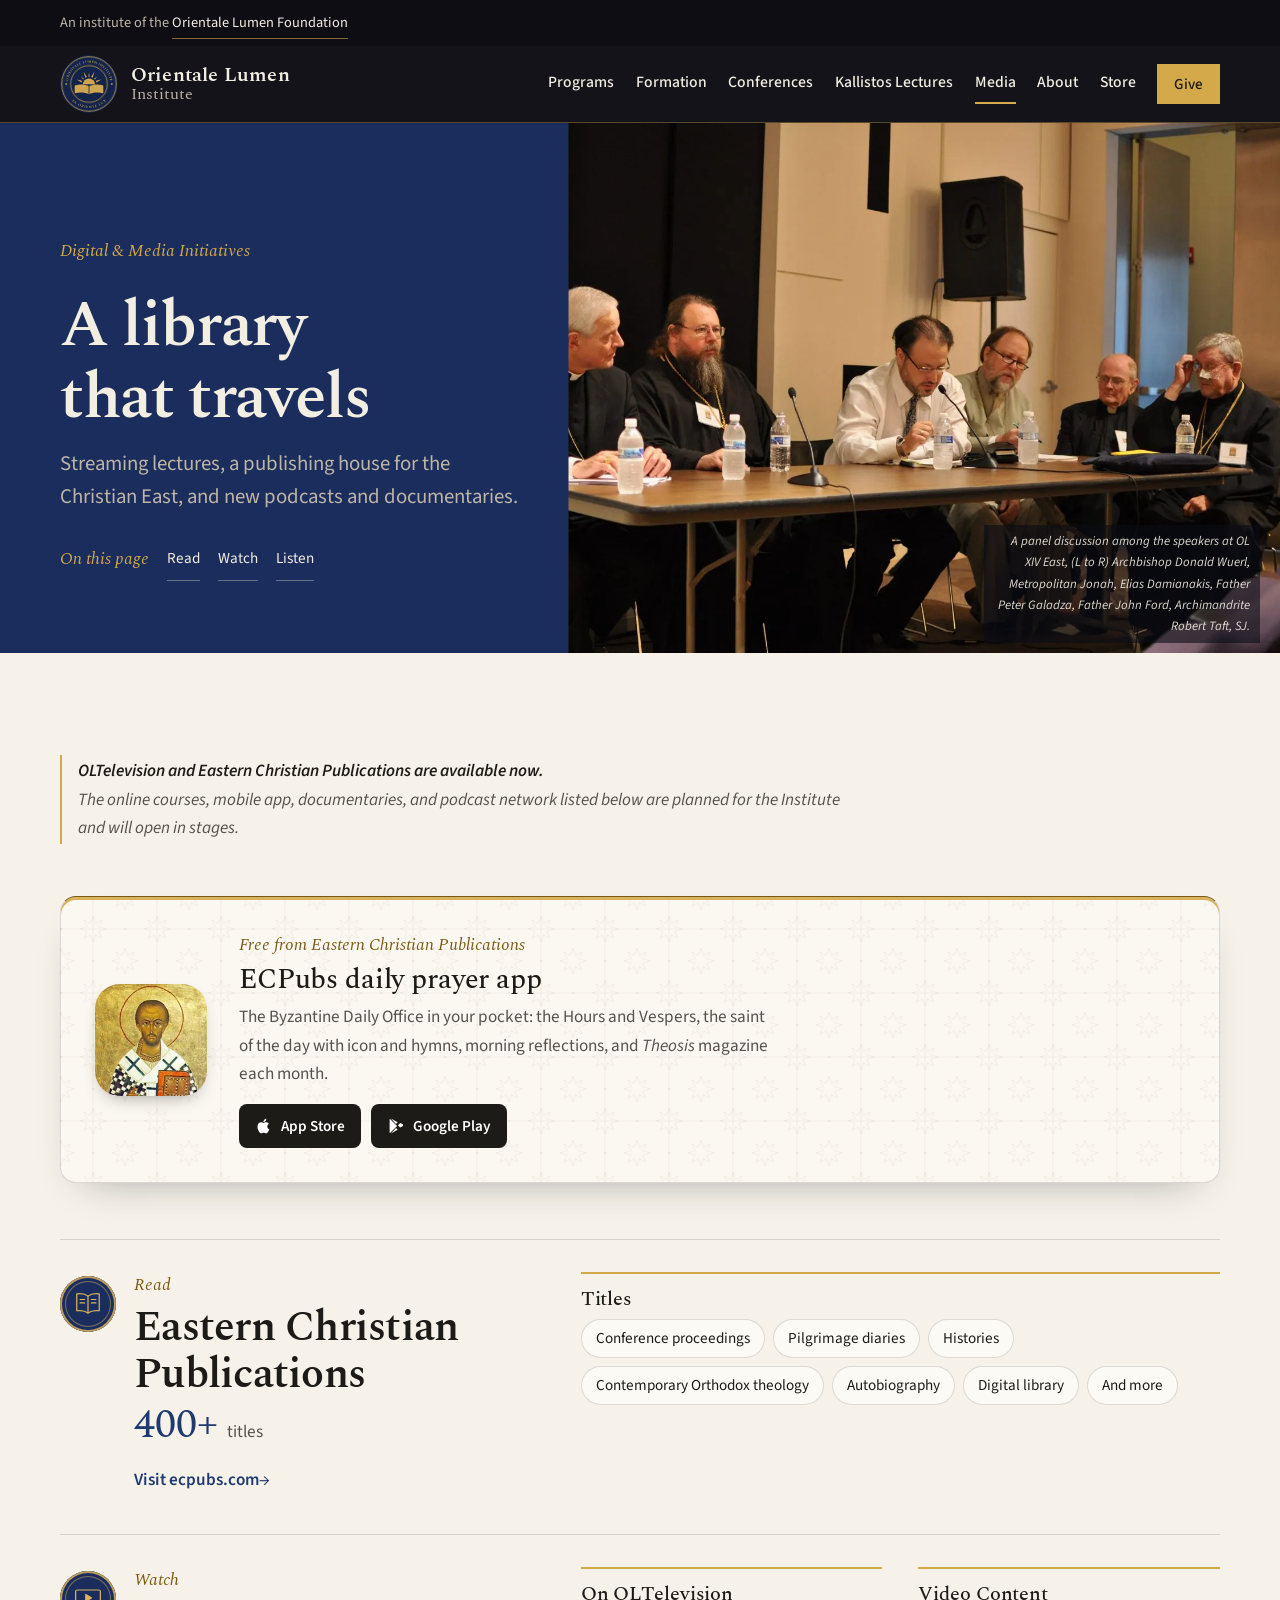
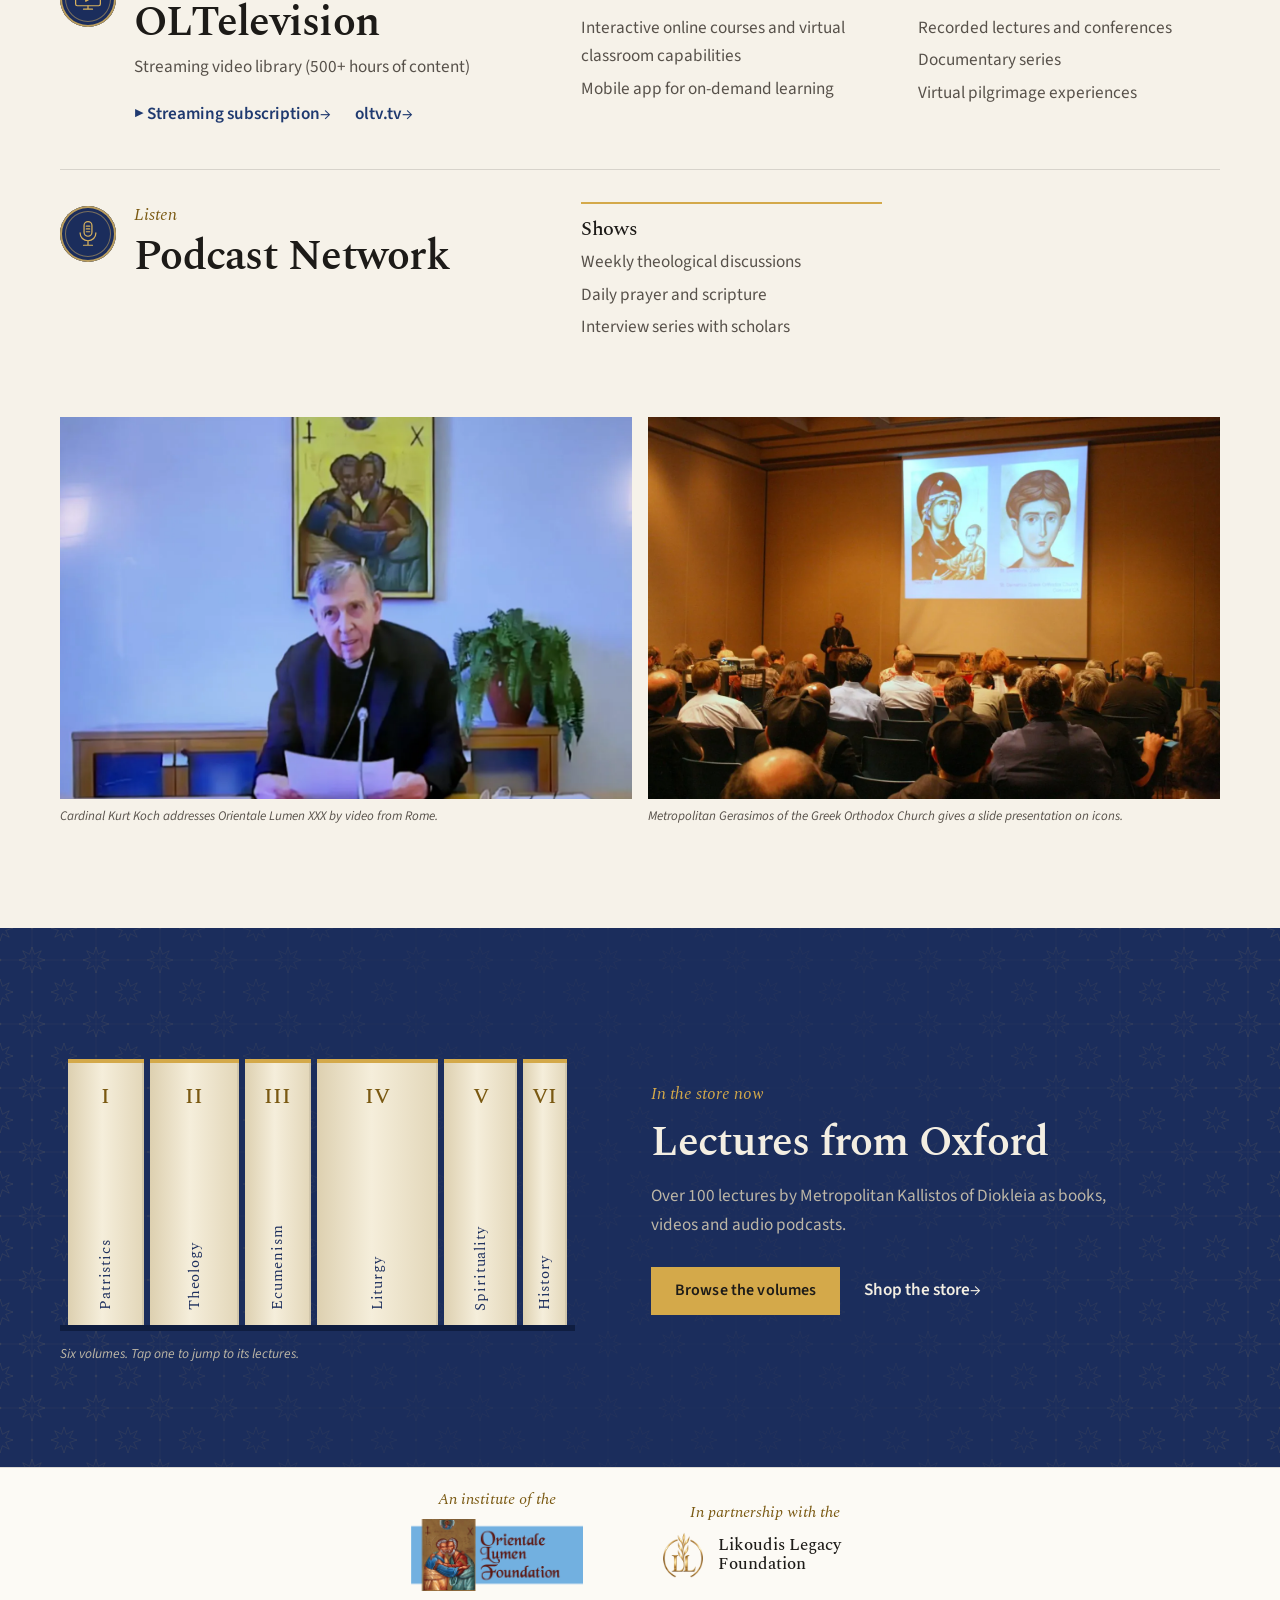
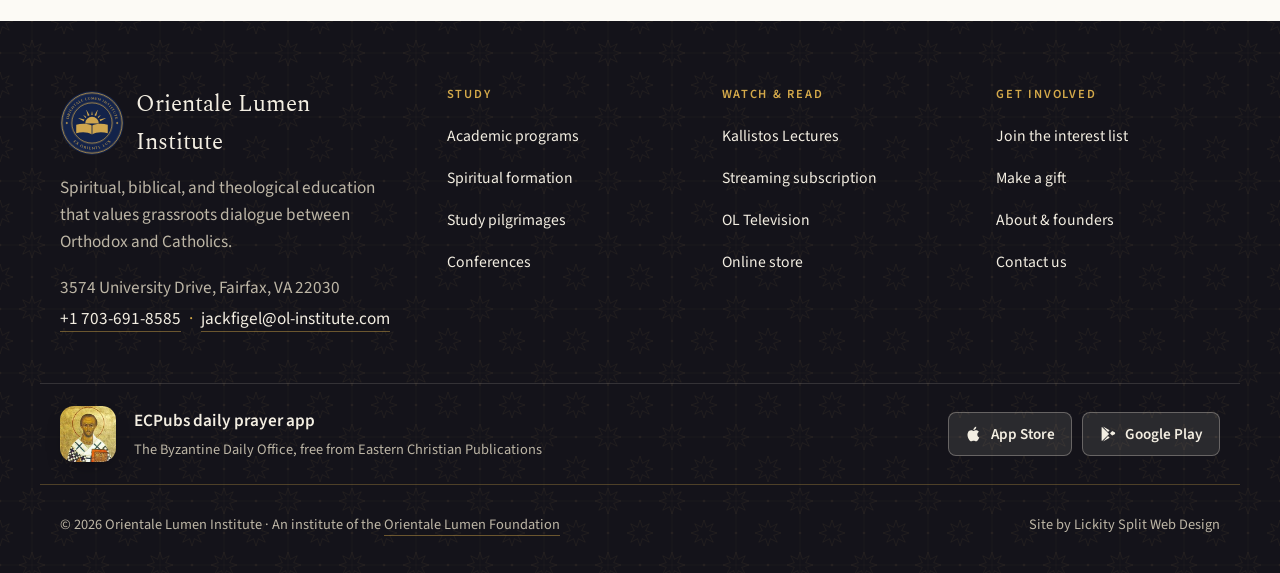
<file: media.html>
<!doctype html>
<html lang="en">
<head>
<meta charset="utf-8">
<meta name="viewport" content="width=device-width, initial-scale=1, viewport-fit=cover">
<title>Media &amp; Publications · Orientale Lumen Institute</title>
<meta name="claude:viewport-fit-sides" content="cover">
<meta name="description" content="OLTelevision, Eastern Christian Publications, and media production.">
<meta name="robots" content="noindex, nofollow">
<link rel="canonical" href="https://ol-institute.com/media.html">
<meta property="og:type" content="website"><meta property="og:site_name" content="Orientale Lumen Institute">
<meta property="og:title" content="Media &amp; Publications · Orientale Lumen Institute"><meta property="og:description" content="OLTelevision, Eastern Christian Publications, and media production.">
<meta property="og:url" content="https://ol-institute.com/media.html"><meta property="og:image" content="https://ol-institute.com/img/olxxx-koch-address.jpg">
<meta name="twitter:card" content="summary_large_image">
<link rel="icon" href="img/brand/favicon.svg?v=6" type="image/svg+xml"><link rel="icon" href="img/brand/favicon.ico" sizes="any">
<link rel="apple-touch-icon" href="img/brand/apple-touch-icon.png"><link rel="manifest" href="site.webmanifest">
<meta name="theme-color" content="#14131a">
<link rel="preconnect" href="https://fonts.googleapis.com"><link rel="preconnect" href="https://fonts.gstatic.com" crossorigin>
<link rel="stylesheet" href="https://fonts.googleapis.com/css2?family=Mrs+Saint+Delafield&family=Spectral:ital,wght@0,400;0,500;0,600;1,400;1,500&family=Source+Sans+3:wght@400;500;600&display=swap">
<link rel="stylesheet" href="styles.css?v=1023w">

</head>
<body>
<a class="skip" href="#main">Skip to content</a>
<div class="parent-bar"><div class="wrap">
  <span>An institute of the <a href="https://olfoundation.net/" target="_blank" rel="noopener">Orientale Lumen Foundation</a></span>
</div></div>
<header class="site-head"><div class="wrap bar">
  <a class="brand" href="index.html"><img src="img/brand/mark.svg?v=6" alt="" width="44" height="44"><span><b>Orientale Lumen</b>Institute</span></a>
  <button class="menu-btn" id="menu-btn" aria-expanded="false" aria-controls="site-nav"><i aria-hidden="true"></i>Menu</button>
  <nav class="nav" id="site-nav" aria-label="Main"><a href="programs.html">Programs</a><a href="formation.html">Formation</a><a href="gatherings.html">Conferences</a><a href="lectures-from-oxford.html">Kallistos Lectures</a><a href="media.html" aria-current="page">Media</a><a href="about.html">About</a><a href="https://ol-institute.com/online-store" target="_blank" rel="noopener">Store</a><a class="btn gold small" href="give.html">Give</a></nav>
</div></header>
<main id="main">
<section class="page-head media-head"><picture><source srcset="img/21-dsc-0035-scaled.webp" type="image/webp"><img src="img/21-dsc-0035-scaled.jpg" alt="Catholic and Orthodox speakers on a panel at OL XIV East" loading="eager" decoding="async"></picture>
<div class="wrap"><p class="kicker">Digital & Media Initiatives</p><h1>A library that travels</h1><p class="lede">Streaming lectures, a publishing house for the Christian East, and new podcasts and documentaries.</p><nav class="jump" aria-label="On this page"><span>On this page</span><a href="#read">Read</a><a href="#watch">Watch</a><a href="#listen">Listen</a></nav></div>
<p class="credit">A panel discussion among the speakers at OL XIV East, (L to R) Archbishop Donald Wuerl, Metropolitan Jonah, Elias Damianakis, Father Peter Galadza, Father John Ford, Archimandrite Robert Taft, SJ.</p></section>
<section class="sec"><div class="wrap media-rows">
<p class="status"><b>OLTelevision and Eastern Christian Publications are available now.</b> The online courses, mobile app, documentaries, and podcast network listed below are planned for the Institute and will open in stages.</p>
  <div class="app-card"><picture><source srcset="img/ecpubs-app.webp" type="image/webp"><img class="app-icon" src="img/ecpubs-app.png" alt="ECPubs app icon" width="96" height="96" loading="lazy" decoding="async"></picture><div class="app-txt"><p class="app-k">Free from Eastern Christian Publications</p><h3>ECPubs daily prayer app</h3><p>The Byzantine Daily Office in your pocket: the Hours and Vespers, the saint of the day with icon and hymns, morning reflections, and <cite>Theosis</cite> magazine each month.</p><span class="app-btns"><a class="app-btn " href="https://apps.apple.com/us/app/ecpubs/id1334001844" target="_blank" rel="noopener"><svg viewBox="0 0 24 24" aria-hidden="true"><path fill="currentColor" d="M16.4 12.6c0-2.4 2-3.6 2.1-3.7-1.1-1.7-2.9-1.9-3.5-1.9-1.5-.2-2.9.9-3.7.9-.8 0-1.9-.9-3.2-.8-1.6 0-3.2 1-4 2.5-1.7 3-.4 7.4 1.2 9.8.8 1.2 1.8 2.5 3 2.4 1.2 0 1.7-.8 3.2-.8 1.5 0 1.9.8 3.2.8 1.3 0 2.2-1.2 3-2.4.9-1.4 1.3-2.7 1.3-2.8-.1 0-2.6-1-2.6-4zM14 5.4c.7-.8 1.1-1.9 1-3-1 0-2.1.7-2.8 1.5-.6.7-1.2 1.8-1 2.9 1.1.1 2.1-.6 2.8-1.4z"/></svg>App Store</a><a class="app-btn " href="https://play.google.com/store/apps/details?id=com.app.ecpubs" target="_blank" rel="noopener"><svg viewBox="0 0 24 24" aria-hidden="true"><path fill="currentColor" d="M4 2.6 13.5 12 4 21.4c-.3-.2-.5-.6-.5-1V3.6c0-.4.2-.8.5-1zm11 7.9 2.6-2.6 3.3 1.9c.9.5.9 1.8 0 2.4l-3.3 1.9-2.6-2.6L15 10.5zM5.3 1.9l8.9 5.1-2.2 2.2-6.7-7.3zm6.7 12.9 2.2 2.2-8.9 5.1 6.7-7.3z"/></svg>Google Play</a></span></div></div>
  <div class="mrow" id="read">
    <div class="mlabel"><span class="need-ic m-ic" aria-hidden="true"><svg viewBox="0 0 64 64" fill="none" stroke="currentColor" stroke-width="2.2" stroke-linejoin="round" stroke-linecap="round"><path d="M32 18c-5-4-12-5-20-4v30c8-1 15 0 20 4 5-4 12-5 20-4V14c-8-1-15 0-20 4z"/><path d="M32 18v30"/><path d="M38 24h8M38 30h8M18 24h8M18 30h8"/></svg></span><p class="kicker">Read</p><h2>Eastern Christian Publications</h2><p class="mnote"><span class="big">400+</span> titles</p>
      <p class="links"><a class="textlink ext" href="https://ecpubs.com/" target="_blank" rel="noopener">Visit ecpubs.com</a></p></div>
    <div class="mcols">
      
      <div class="span2"><h3>Titles</h3><ul class="tags"><li>Conference proceedings</li><li>Pilgrimage diaries</li><li>Histories</li><li>Contemporary Orthodox theology</li><li>Autobiography</li><li>Digital library</li><li>And more</li></ul></div>
    </div>
  </div>
  <div class="mrow" id="watch">
    <div class="mlabel"><span class="need-ic m-ic" aria-hidden="true"><svg viewBox="0 0 64 64" fill="none" stroke="currentColor" stroke-width="2.2" stroke-linejoin="round" stroke-linecap="round"><rect x="10" y="16" width="44" height="28" rx="3"/><path d="M28 24v12l10-6z" fill="currentColor"/><path d="M24 50h16M32 44v6"/></svg></span><p class="kicker">Watch</p><h2>OLTelevision</h2><p class="mnote">Streaming video library (500+ hours of content)</p>
      <p class="links"><a class="textlink ext" href="https://oltelevision.vhx.tv/" target="_blank" rel="noopener">▶ Streaming subscription</a><a class="textlink ext" href="https://oltv.tv" target="_blank" rel="noopener">oltv.tv</a></p></div>
    <div class="mcols">
      <div><h3>On OLTelevision</h3><ul class="list"><li>Interactive online courses and virtual classroom capabilities</li><li>Mobile app for on-demand learning</li></ul></div>
      <div><h3>Video Content</h3><ul class="list"><li>Recorded lectures and conferences</li><li>Documentary series</li><li>Virtual pilgrimage experiences</li></ul></div>
    </div>
  </div>
  <div class="mrow" id="listen">
    <div class="mlabel"><span class="need-ic m-ic" aria-hidden="true"><svg viewBox="0 0 64 64" fill="none" stroke="currentColor" stroke-width="2.2" stroke-linejoin="round" stroke-linecap="round"><rect x="25" y="10" width="14" height="26" rx="7"/><path d="M18 30c0 8 6 14 14 14s14-6 14-14M32 44v8M24 52h16"/><path d="M29 18h6M29 23h6M29 28h6"/></svg></span><p class="kicker">Listen</p><h2>Podcast Network</h2></div>
    <div class="mcols">
      <div><h3>Shows</h3><ul class="list"><li>Weekly theological discussions</li><li>Daily prayer and scripture</li><li>Interview series with scholars</li></ul></div>
    </div>
  </div>
<div class="photo-strip"><figure><picture><source srcset="img/olxxx-koch-address.webp" type="image/webp"><img src="img/olxxx-koch-address.jpg" alt="Cardinal Kurt Koch addresses Orientale Lumen XXX by video from Rome" loading="lazy" decoding="async" data-zoom data-cap="Cardinal Kurt Koch addresses Orientale Lumen XXX by video from Rome."></picture><figcaption>Cardinal Kurt Koch addresses Orientale Lumen XXX by video from Rome.</figcaption></figure><figure><picture><source srcset="img/30-img-0193.webp" type="image/webp"><img src="img/30-img-0193.jpg" alt="Metropolitan Gerasimos of the Greek Orthodox Church gives a slide presentation on icons" loading="lazy" decoding="async" data-zoom data-cap="Metropolitan Gerasimos of the Greek Orthodox Church gives a slide presentation on icons."></picture><figcaption>Metropolitan Gerasimos of the Greek Orthodox Church gives a slide presentation on icons.</figcaption></figure></div>
</div></section>
<section class="sec night on-night"><div class="wrap feature">
  <div><div class="shelf" aria-label="The six volumes"><a class="spine" style="flex-grow:21" href="lectures-from-oxford.html#patristics" title="Volume I, Patristics: 21 lectures"><b>I</b><i>Patristics</i></a><a class="spine" style="flex-grow:25" href="lectures-from-oxford.html#theology" title="Volume II, Theology: 25 lectures"><b>II</b><i>Theology</i></a><a class="spine" style="flex-grow:18" href="lectures-from-oxford.html#ecumenism" title="Volume III, Ecumenism: 18 lectures"><b>III</b><i>Ecumenism</i></a><a class="spine" style="flex-grow:35" href="lectures-from-oxford.html#liturgy" title="Volume IV, Liturgy: 35 lectures"><b>IV</b><i>Liturgy</i></a><a class="spine" style="flex-grow:20" href="lectures-from-oxford.html#spirituality" title="Volume V, Spirituality: 20 lectures"><b>V</b><i>Spirituality</i></a><a class="spine" style="flex-grow:11" href="lectures-from-oxford.html#history" title="Volume VI, History: 11 lectures"><b>VI</b><i>History</i></a></div><p class="shelf-cap">Six volumes. Tap one to jump to its lectures.</p></div>
  <div><p class="kicker">In the store now</p><h2>Lectures from Oxford</h2>
  <p>Over 100 lectures by Metropolitan Kallistos of Diokleia as books, videos and audio podcasts.</p>
  <div class="actions"><a class="btn gold" href="lectures-from-oxford.html">Browse the volumes</a><a class="textlink ext" href="https://ol-institute.com/online-store" target="_blank" rel="noopener">Shop the store</a></div></div>
</div></section>


</main>
<section class="family" aria-label="Partners"><div class="wrap family-row">
  <a class="fam" href="https://olfoundation.net/" target="_blank" rel="noopener"><span class="fam-k">An institute of the</span><img src="img/brand/olf-logo.png" alt="Orientale Lumen Foundation" width="360" height="150" loading="lazy"></a>
  <a class="fam" href="https://likoudislegacy.com" target="_blank" rel="noopener"><span class="fam-k">In partnership with the</span><span class="fam-llf"><img src="img/brand/partner-llf.png" alt="" width="240" height="240" loading="lazy"><b>Likoudis Legacy Foundation</b></span></a>
</div></section>
<footer class="site-foot">
  <div class="wrap foot-top">
    <div class="fbrand">
      <a class="fname" href="index.html"><img src="img/brand/mark.svg?v=6" alt="" width="40" height="40" loading="lazy"><span>Orientale Lumen Institute</span></a>
      <p class="foot-tag">Spiritual, biblical, and theological education that values grassroots dialogue between Orthodox and Catholics.</p>
      <address>3574 University Drive, Fairfax, VA 22030<br><a href="tel:+17036918585">+1 703-691-8585</a> <i>·</i> <a href="mailto:jackfigel@ol-institute.com">jackfigel@ol-institute.com</a></address>
    </div>
    <nav class="fcol" aria-label="Study"><h3>Study</h3><a href="programs.html">Academic programs</a><a href="formation.html">Spiritual formation</a><a href="formation.html#pilgrimages">Study pilgrimages</a><a href="gatherings.html">Conferences</a></nav>
    <nav class="fcol" aria-label="Watch and read"><h3>Watch &amp; read</h3><a href="lectures-from-oxford.html">Kallistos Lectures</a><a href="https://oltelevision.vhx.tv/" target="_blank" rel="noopener">Streaming subscription</a><a href="https://oltv.tv" target="_blank" rel="noopener">OL Television</a><a href="https://ol-institute.com/online-store" target="_blank" rel="noopener">Online store</a></nav>
    <nav class="fcol" aria-label="Get involved"><h3>Get involved</h3><a href="programs.html#interest">Join the interest list</a><a href="give.html">Make a gift</a><a href="about.html">About &amp; founders</a><a href="about.html#contact">Contact us</a></nav>
  </div>
  <div class="wrap foot-app"><picture><source srcset="img/ecpubs-app.webp" type="image/webp"><img class="app-icon" src="img/ecpubs-app.png" alt="ECPubs app icon" width="56" height="56" loading="lazy" decoding="async"></picture><div class="foot-app-txt"><b>ECPubs daily prayer app</b><span>The Byzantine Daily Office, free from Eastern Christian Publications</span></div><span class="app-btns"><a class="app-btn dark" href="https://apps.apple.com/us/app/ecpubs/id1334001844" target="_blank" rel="noopener"><svg viewBox="0 0 24 24" aria-hidden="true"><path fill="currentColor" d="M16.4 12.6c0-2.4 2-3.6 2.1-3.7-1.1-1.7-2.9-1.9-3.5-1.9-1.5-.2-2.9.9-3.7.9-.8 0-1.9-.9-3.2-.8-1.6 0-3.2 1-4 2.5-1.7 3-.4 7.4 1.2 9.8.8 1.2 1.8 2.5 3 2.4 1.2 0 1.7-.8 3.2-.8 1.5 0 1.9.8 3.2.8 1.3 0 2.2-1.2 3-2.4.9-1.4 1.3-2.7 1.3-2.8-.1 0-2.6-1-2.6-4zM14 5.4c.7-.8 1.1-1.9 1-3-1 0-2.1.7-2.8 1.5-.6.7-1.2 1.8-1 2.9 1.1.1 2.1-.6 2.8-1.4z"/></svg>App Store</a><a class="app-btn dark" href="https://play.google.com/store/apps/details?id=com.app.ecpubs" target="_blank" rel="noopener"><svg viewBox="0 0 24 24" aria-hidden="true"><path fill="currentColor" d="M4 2.6 13.5 12 4 21.4c-.3-.2-.5-.6-.5-1V3.6c0-.4.2-.8.5-1zm11 7.9 2.6-2.6 3.3 1.9c.9.5.9 1.8 0 2.4l-3.3 1.9-2.6-2.6L15 10.5zM5.3 1.9l8.9 5.1-2.2 2.2-6.7-7.3zm6.7 12.9 2.2 2.2-8.9 5.1 6.7-7.3z"/></svg>Google Play</a></span></div>
  <div class="wrap foot-base">
    <span>© 2026 Orientale Lumen Institute · An institute of the <a class="plain" href="https://olfoundation.net/" target="_blank" rel="noopener">Orientale Lumen Foundation</a></span>
    <span class="foot-links"><button class="desk-toggle" id="desk-toggle" type="button">View desktop version</button><a href="https://lickitysplitweb.com" target="_blank" rel="noopener">Site by Lickity Split Web Design</a></span>
  </div>
</footer>
<div class="lightbox" id="lightbox" hidden role="dialog" aria-modal="true" aria-label="Photo"><button type="button" id="lb-close">Close</button><figure><img id="lb-img" alt=""><figcaption id="lb-cap"></figcaption></figure></div>
<script src="site.js?v=1022o"></script>
</body>
</html>
</file>
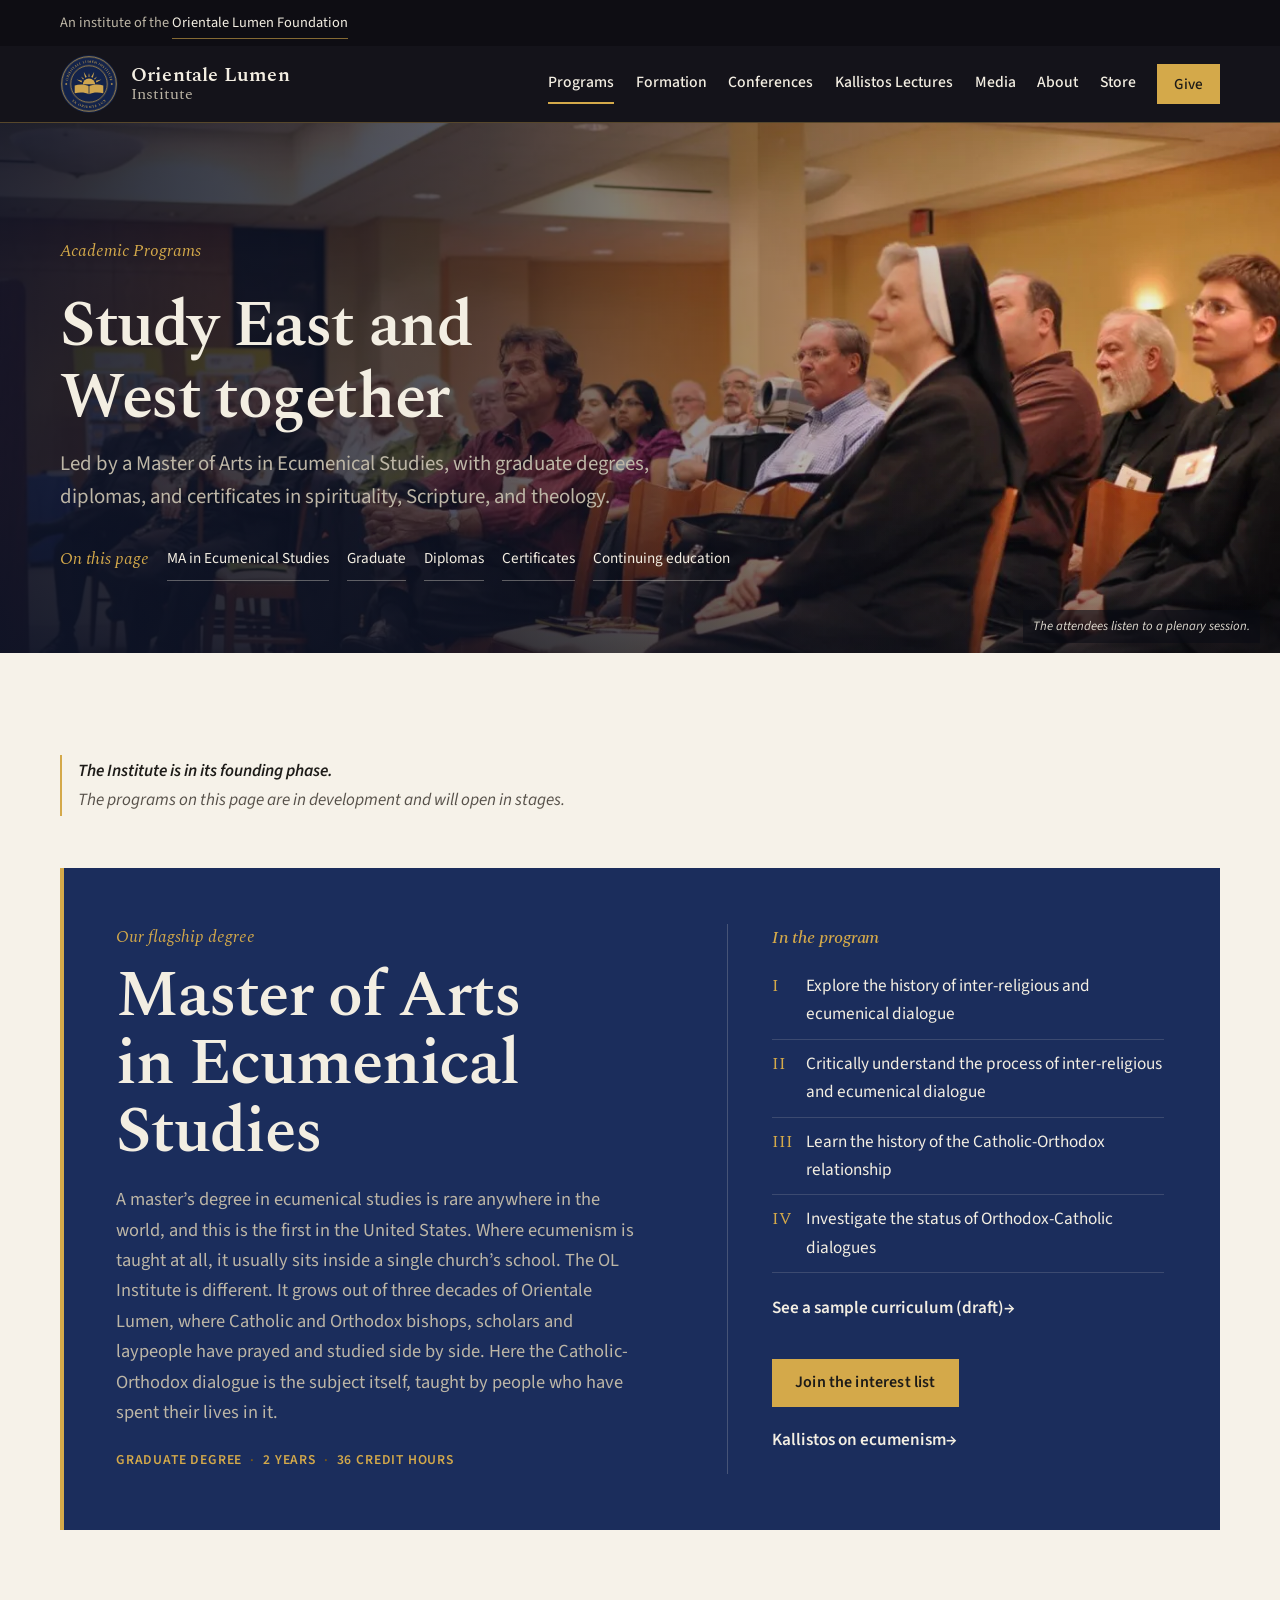
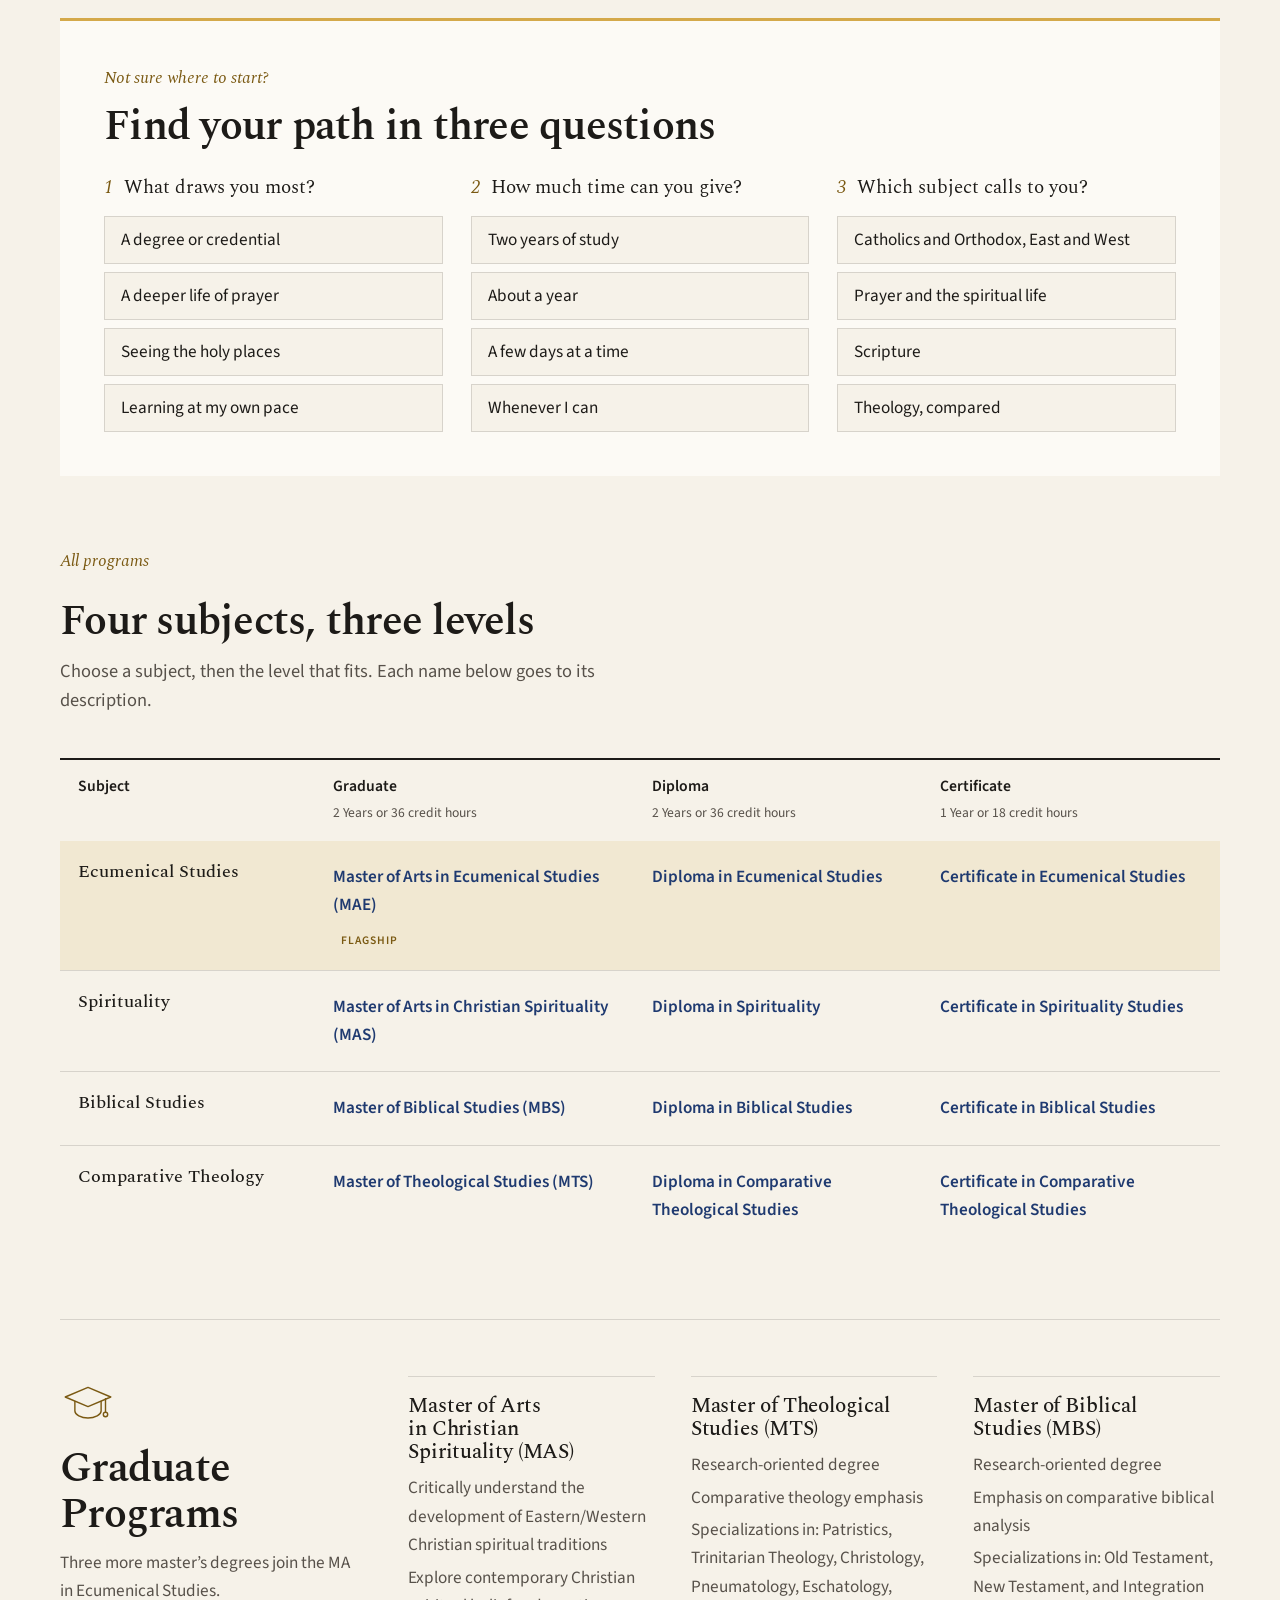
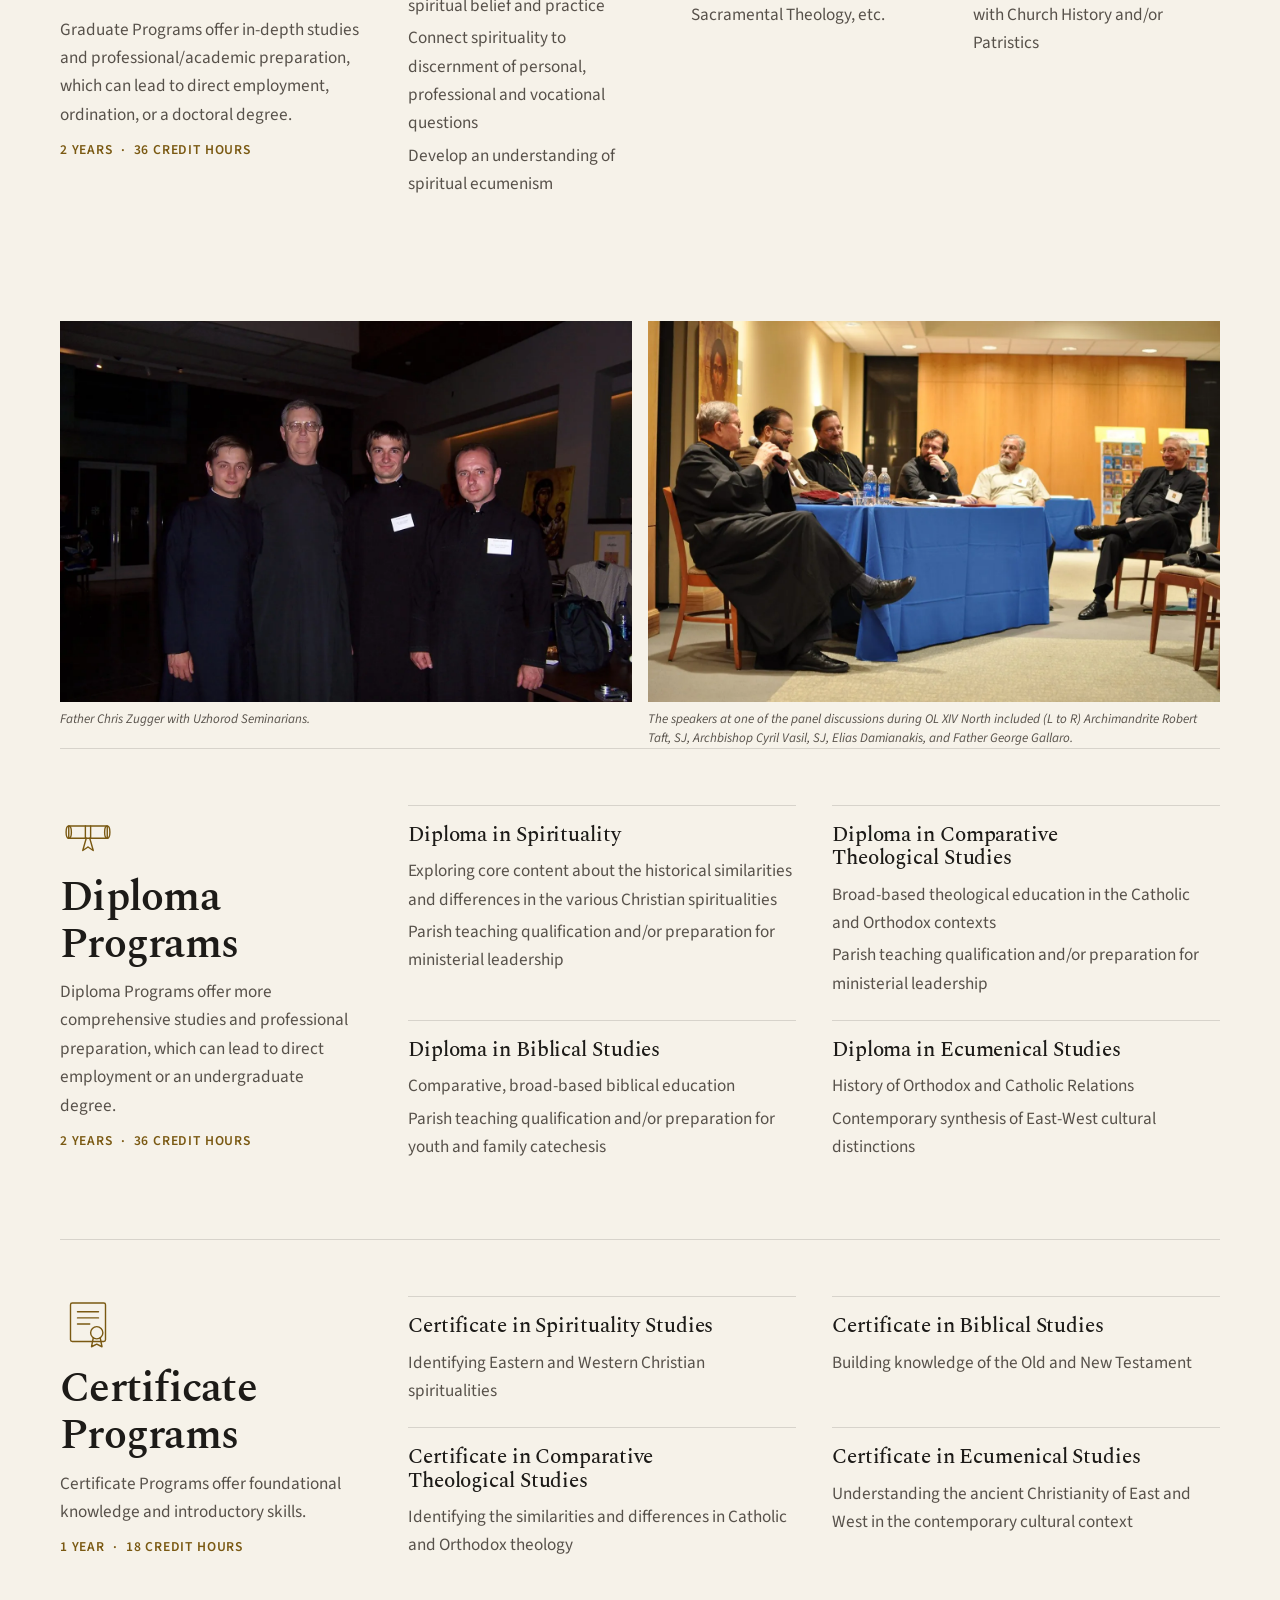
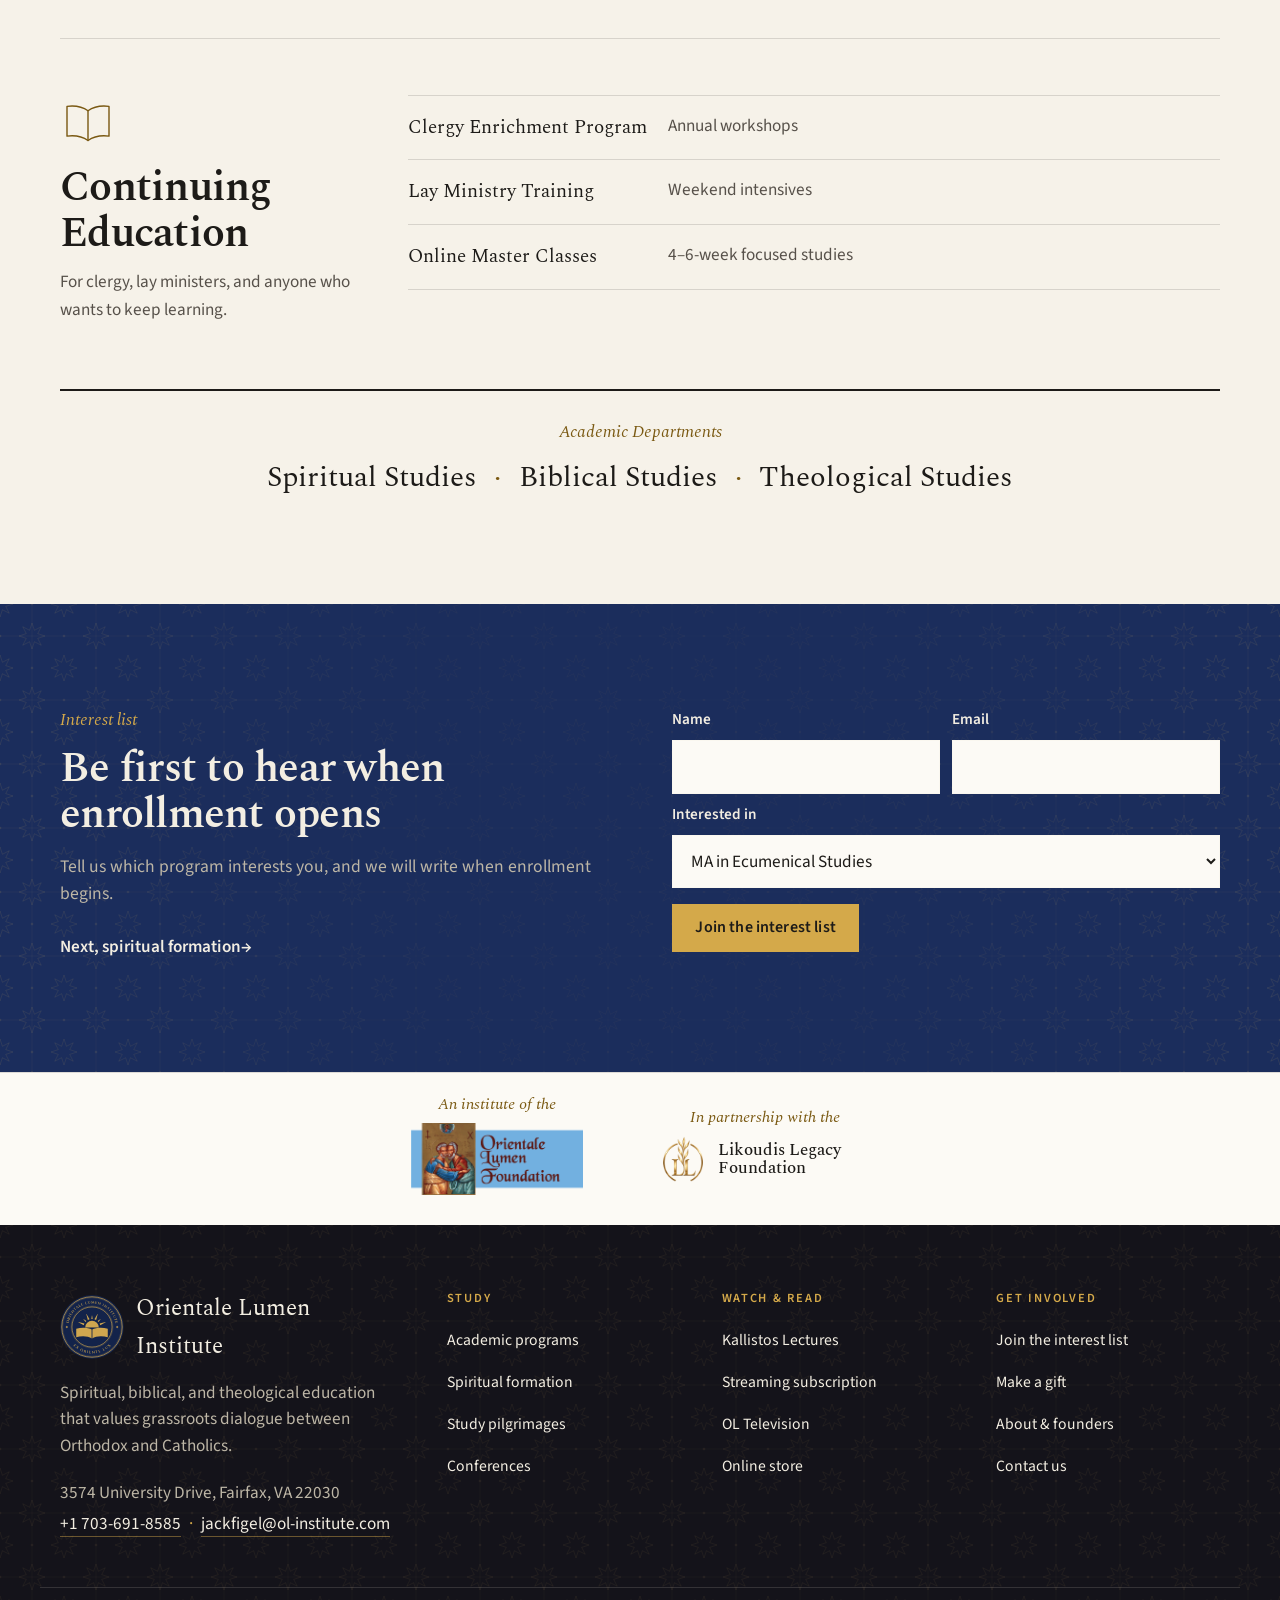
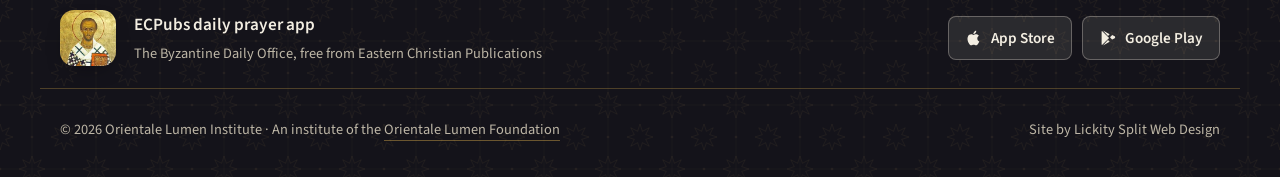
<file: programs.html>
<!doctype html>
<html lang="en">
<head>
<meta charset="utf-8">
<meta name="viewport" content="width=device-width, initial-scale=1, viewport-fit=cover">
<title>Academic Programs · Orientale Lumen Institute</title>
<meta name="claude:viewport-fit-sides" content="cover">
<meta name="description" content="Certificate, diploma, and graduate programs in spirituality, Scripture, theology, and ecumenism, plus continuing education.">
<meta name="robots" content="noindex, nofollow">
<link rel="canonical" href="https://ol-institute.com/programs.html">
<meta property="og:type" content="website"><meta property="og:site_name" content="Orientale Lumen Institute">
<meta property="og:title" content="Academic Programs · Orientale Lumen Institute"><meta property="og:description" content="Certificate, diploma, and graduate programs in spirituality, Scripture, theology, and ecumenism, plus continuing education.">
<meta property="og:url" content="https://ol-institute.com/programs.html"><meta property="og:image" content="https://ol-institute.com/img/22-dsc-0042-scaled.jpg">
<meta name="twitter:card" content="summary_large_image">
<link rel="icon" href="img/brand/favicon.svg?v=6" type="image/svg+xml"><link rel="icon" href="img/brand/favicon.ico" sizes="any">
<link rel="apple-touch-icon" href="img/brand/apple-touch-icon.png"><link rel="manifest" href="site.webmanifest">
<meta name="theme-color" content="#14131a">
<link rel="preconnect" href="https://fonts.googleapis.com"><link rel="preconnect" href="https://fonts.gstatic.com" crossorigin>
<link rel="stylesheet" href="https://fonts.googleapis.com/css2?family=Mrs+Saint+Delafield&family=Spectral:ital,wght@0,400;0,500;0,600;1,400;1,500&family=Source+Sans+3:wght@400;500;600&display=swap">
<link rel="stylesheet" href="styles.css?v=1023w">

</head>
<body>
<a class="skip" href="#main">Skip to content</a>
<div class="parent-bar"><div class="wrap">
  <span>An institute of the <a href="https://olfoundation.net/" target="_blank" rel="noopener">Orientale Lumen Foundation</a></span>
</div></div>
<header class="site-head"><div class="wrap bar">
  <a class="brand" href="index.html"><img src="img/brand/mark.svg?v=6" alt="" width="44" height="44"><span><b>Orientale Lumen</b>Institute</span></a>
  <button class="menu-btn" id="menu-btn" aria-expanded="false" aria-controls="site-nav"><i aria-hidden="true"></i>Menu</button>
  <nav class="nav" id="site-nav" aria-label="Main"><a href="programs.html" aria-current="page">Programs</a><a href="formation.html">Formation</a><a href="gatherings.html">Conferences</a><a href="lectures-from-oxford.html">Kallistos Lectures</a><a href="media.html">Media</a><a href="about.html">About</a><a href="https://ol-institute.com/online-store" target="_blank" rel="noopener">Store</a><a class="btn gold small" href="give.html">Give</a></nav>
</div></header>
<main id="main">
<section class="page-head "><picture><source srcset="img/22-dsc-0042-scaled.webp" type="image/webp"><img src="img/22-dsc-0042-scaled.jpg" alt="Attendees listen to a plenary session" loading="eager" decoding="async"></picture>
<div class="wrap"><p class="kicker">Academic Programs</p><h1>Study East and West together</h1><p class="lede">Led by a Master of Arts in Ecumenical Studies, with graduate degrees, diplomas, and certificates in spirituality, Scripture, and theology.</p><nav class="jump" aria-label="On this page"><span>On this page</span><a href="#flagship">MA in Ecumenical Studies</a><a href="#graduate">Graduate</a><a href="#diplomas">Diplomas</a><a href="#certificates">Certificates</a><a href="#continuing">Continuing education</a></nav></div>
<p class="credit">The attendees listen to a plenary session.</p></section>
<section class="sec"><div class="wrap">
<p class="status"><b>The Institute is in its founding phase.</b> The programs on this page are in development and will open in stages.</p>
<section class="flagship" id="flagship"><div class="flag-inner">
  <div class="flag-main">
    <p class="kicker">Our flagship degree</p>
    <h2 id="master-of-arts-in-ecumenical-studies-mae">Master of Arts in Ecumenical Studies</h2>
    <p class="flag-lede">A master’s degree in ecumenical studies is rare anywhere in the world, and this is the first in the United States. Where ecumenism is taught at all, it usually sits inside a single church’s school. The OL Institute is different. It grows out of three decades of Orientale Lumen, where Catholic and Orthodox bishops, scholars and laypeople have prayed and studied side by side. Here the Catholic-Orthodox dialogue is the subject itself, taught by people who have spent their lives in it.</p>
    <p class="meta"><span>Graduate degree</span><span>2 Years</span><span>36 credit hours</span></p>
  </div>
  <div class="flag-side">
    <h3>In the program</h3>
    <ul class="flag-list"><li>Explore the history of inter-religious and ecumenical dialogue</li><li>Critically understand the process of inter-religious and ecumenical dialogue</li><li>Learn the history of the Catholic-Orthodox relationship</li><li>Investigate the status of Orthodox-Catholic dialogues</li></ul><p style="margin-top:14px"><a class="textlink" href="curriculum.html">See a sample curriculum (draft)</a></p>
    <div class="actions"><a class="btn gold" href="#interest">Join the interest list</a><a class="textlink" href="lectures-from-oxford.html#ecumenism">Kallistos on ecumenism</a></div>
  </div>
</div></section>
<section class="guide js-only" id="guide" aria-labelledby="guide-h">
  <div class="guide-head"><p class="kicker">Not sure where to start?</p><h2 id="guide-h">Find your path in three questions</h2></div>
  <form class="guide-form" id="guide-form">
  <fieldset><legend><span>1</span>What draws you most?</legend><div class="opts"><label><input type="radio" name="draw" value="earn"><span>A degree or credential</span></label><label><input type="radio" name="draw" value="pray"><span>A deeper life of prayer</span></label><label><input type="radio" name="draw" value="go"><span>Seeing the holy places</span></label><label><input type="radio" name="draw" value="learn"><span>Learning at my own pace</span></label></div></fieldset><fieldset><legend><span>2</span>How much time can you give?</legend><div class="opts"><label><input type="radio" name="time" value="two"><span>Two years of study</span></label><label><input type="radio" name="time" value="one"><span>About a year</span></label><label><input type="radio" name="time" value="days"><span>A few days at a time</span></label><label><input type="radio" name="time" value="open"><span>Whenever I can</span></label></div></fieldset><fieldset><legend><span>3</span>Which subject calls to you?</legend><div class="opts"><label><input type="radio" name="subj" value="0"><span>Catholics and Orthodox, East and West</span></label><label><input type="radio" name="subj" value="1"><span>Prayer and the spiritual life</span></label><label><input type="radio" name="subj" value="2"><span>Scripture</span></label><label><input type="radio" name="subj" value="3"><span>Theology, compared</span></label></div></fieldset>
  </form>
  <div class="guide-result" id="guide-result" aria-live="polite" hidden></div>
  <script type="application/json" id="guide-data">{"subjects": [{"m": "Master of Arts in Ecumenical Studies (MAE)", "d": "Diploma in Ecumenical Studies", "c": "Certificate in Ecumenical Studies", "ms": "flagship", "ds": "diploma-in-ecumenical-studies", "cs": "certificate-in-ecumenical-studies"}, {"m": "Master of Arts in Christian Spirituality (MAS)", "d": "Diploma in Spirituality", "c": "Certificate in Spirituality Studies", "ms": "master-of-arts-in-christian-spirituality-mas", "ds": "diploma-in-spirituality", "cs": "certificate-in-spirituality-studies"}, {"m": "Master of Biblical Studies (MBS)", "d": "Diploma in Biblical Studies", "c": "Certificate in Biblical Studies", "ms": "master-of-biblical-studies-mbs", "ds": "diploma-in-biblical-studies", "cs": "certificate-in-biblical-studies"}, {"m": "Master of Theological Studies (MTS)", "d": "Diploma in Comparative Theological Studies", "c": "Certificate in Comparative Theological Studies", "ms": "master-of-theological-studies-mts", "ds": "diploma-in-comparative-theological-studies", "cs": "certificate-in-comparative-theological-studies"}]}</script>
</section>
<header class="sec-head"><p class="kicker">All programs</p><h2>Four subjects, three levels</h2><p class="lede">Choose a subject, then the level that fits. Each name below goes to its description.</p></header>
<div class="matrix-wrap"><table class="matrix"><thead><tr><th scope="col">Subject</th><th scope="col">Graduate<small>2 Years or 36 credit hours</small></th><th scope="col">Diploma<small>2 Years or 36 credit hours</small></th><th scope="col">Certificate<small>1 Year or 18 credit hours</small></th></tr></thead><tbody><tr class="hl"><th scope="row">Ecumenical Studies</th><td data-label="Graduate, 2 years or 36 credit hours"><a href="#master-of-arts-in-ecumenical-studies-mae">Master of Arts in Ecumenical Studies (MAE)</a> <em>Flagship</em></td><td data-label="Diploma, 2 years or 36 credit hours"><a href="#diploma-in-ecumenical-studies">Diploma in Ecumenical Studies</a></td><td data-label="Certificate, 1 year or 18 credit hours"><a href="#certificate-in-ecumenical-studies">Certificate in Ecumenical Studies</a></td></tr><tr><th scope="row">Spirituality</th><td data-label="Graduate, 2 years or 36 credit hours"><a href="#master-of-arts-in-christian-spirituality-mas">Master of Arts in Christian Spirituality (MAS)</a></td><td data-label="Diploma, 2 years or 36 credit hours"><a href="#diploma-in-spirituality">Diploma in Spirituality</a></td><td data-label="Certificate, 1 year or 18 credit hours"><a href="#certificate-in-spirituality-studies">Certificate in Spirituality Studies</a></td></tr><tr><th scope="row">Biblical Studies</th><td data-label="Graduate, 2 years or 36 credit hours"><a href="#master-of-biblical-studies-mbs">Master of Biblical Studies (MBS)</a></td><td data-label="Diploma, 2 years or 36 credit hours"><a href="#diploma-in-biblical-studies">Diploma in Biblical Studies</a></td><td data-label="Certificate, 1 year or 18 credit hours"><a href="#certificate-in-biblical-studies">Certificate in Biblical Studies</a></td></tr><tr><th scope="row">Comparative Theology</th><td data-label="Graduate, 2 years or 36 credit hours"><a href="#master-of-theological-studies-mts">Master of Theological Studies (MTS)</a></td><td data-label="Diploma, 2 years or 36 credit hours"><a href="#diploma-in-comparative-theological-studies">Diploma in Comparative Theological Studies</a></td><td data-label="Certificate, 1 year or 18 credit hours"><a href="#certificate-in-comparative-theological-studies">Certificate in Comparative Theological Studies</a></td></tr></tbody></table></div>
<div class="tier" id="graduate">
  <div class="tier-head"><span class="tier-icon"><svg viewBox="0 0 64 64" aria-hidden="true"><path d="M6 24 32 13l26 11-26 11z"/><path d="M17 29v11c0 4 7 8 15 8s15-4 15-8V29"/><path d="M52 26v15"/><circle cx="52" cy="44" r="2.5"/></svg></span><h2>Graduate Programs</h2><p>Three more master’s degrees join the MA in Ecumenical Studies.</p><p>Graduate Programs offer in-depth studies and professional/academic preparation, which can lead to direct employment, ordination, or a doctoral degree.</p><p class="meta"><span>2 Years</span><span>36 credit hours</span></p></div>
  <div class="prog-grid three">
    <article class="prog" id="master-of-arts-in-christian-spirituality-mas"><h3>Master of Arts in Christian Spirituality (MAS)</h3><ul class="list"><li>Critically understand the development of Eastern/Western Christian spiritual traditions</li><li>Explore contemporary Christian spiritual belief and practice</li><li>Connect spirituality to discernment of personal, professional and vocational questions</li><li>Develop an understanding of spiritual ecumenism</li></ul></article>
    <article class="prog" id="master-of-theological-studies-mts"><h3>Master of Theological Studies (MTS)</h3><ul class="list"><li>Research-oriented degree</li><li>Comparative theology emphasis</li><li>Specializations in: Patristics, Trinitarian Theology, Christology, Pneumatology, Eschatology, Sacramental Theology, etc.</li></ul></article>
    <article class="prog" id="master-of-biblical-studies-mbs"><h3>Master of Biblical Studies (MBS)</h3><ul class="list"><li>Research-oriented degree</li><li>Emphasis on comparative biblical analysis</li><li>Specializations in: Old Testament, New Testament, and Integration with Church History and/or Patristics</li></ul></article>
  </div>
</div>
<div class="photo-strip"><figure><picture><source srcset="img/26-fr-chris-zugger-with-uzhorod-seminarians.webp" type="image/webp"><img src="img/26-fr-chris-zugger-with-uzhorod-seminarians.jpg" alt="Father Chris Zugger with Uzhorod Seminarians" loading="lazy" decoding="async" data-zoom data-cap="Father Chris Zugger with Uzhorod Seminarians."></picture><figcaption>Father Chris Zugger with Uzhorod Seminarians.</figcaption></figure><figure><picture><source srcset="img/18-dsc-0016.webp" type="image/webp"><img src="img/18-dsc-0016.jpg" alt="The speakers at one of the panel discussions during OL XIV North included (L to R) Archimandrite Robert Taft, SJ, Archbishop Cyril Vasil, SJ, Elias Damianakis, and Father George Gallaro" loading="lazy" decoding="async" data-zoom data-cap="The speakers at one of the panel discussions during OL XIV North included (L to R) Archimandrite Robert Taft, SJ, Archbishop Cyril Vasil, SJ, Elias Damianakis, and Father George Gallaro."></picture><figcaption>The speakers at one of the panel discussions during OL XIV North included (L to R) Archimandrite Robert Taft, SJ, Archbishop Cyril Vasil, SJ, Elias Damianakis, and Father George Gallaro.</figcaption></figure></div>
<div class="tier" id="diplomas">
  <div class="tier-head"><span class="tier-icon"><svg viewBox="0 0 64 64" aria-hidden="true"><path d="M10 24h44v14H10z"/><ellipse cx="10" cy="31" rx="3" ry="7"/><ellipse cx="54" cy="31" rx="3" ry="7"/><path d="M29 24v14M35 24v14"/><path d="M30 38l-4 14 6-4M34 38l4 14-6-4"/></svg></span><h2>Diploma Programs</h2><p>Diploma Programs offer more comprehensive studies and professional preparation, which can lead to direct employment or an undergraduate degree.</p><p class="meta"><span>2 Years</span><span>36 credit hours</span></p></div>
  <div class="prog-grid">
    <article class="prog" id="diploma-in-spirituality"><h3>Diploma in Spirituality</h3><ul class="list"><li>Exploring core content about the historical similarities and differences in the various Christian spiritualities</li><li>Parish teaching qualification and/or preparation for ministerial leadership</li></ul></article>
    <article class="prog" id="diploma-in-comparative-theological-studies"><h3>Diploma in Comparative Theological Studies</h3><ul class="list"><li>Broad-based theological education in the Catholic and Orthodox contexts</li><li>Parish teaching qualification and/or preparation for ministerial leadership</li></ul></article>
    <article class="prog" id="diploma-in-biblical-studies"><h3>Diploma in Biblical Studies</h3><ul class="list"><li>Comparative, broad-based biblical education</li><li>Parish teaching qualification and/or preparation for youth and family catechesis</li></ul></article>
    <article class="prog" id="diploma-in-ecumenical-studies"><h3>Diploma in Ecumenical Studies</h3><ul class="list"><li>History of Orthodox and Catholic Relations</li><li>Contemporary synthesis of East-West cultural distinctions</li></ul></article>
  </div>
</div>
<div class="tier" id="certificates">
  <div class="tier-head"><span class="tier-icon"><svg viewBox="0 0 64 64" aria-hidden="true"><rect x="12" y="8" width="40" height="44" rx="2"/><path d="M20 18h24M20 25h24M20 32h14"/><circle cx="42" cy="42" r="7"/><path d="M38 48l-2 10 6-3 6 3-2-10"/></svg></span><h2>Certificate Programs</h2><p>Certificate Programs offer foundational knowledge and introductory skills.</p><p class="meta"><span>1 Year</span><span>18 credit hours</span></p></div>
  <div class="prog-grid">
    <article class="prog" id="certificate-in-spirituality-studies"><h3>Certificate in Spirituality Studies</h3><ul class="list"><li>Identifying Eastern and Western Christian spiritualities</li></ul></article>
    <article class="prog" id="certificate-in-biblical-studies"><h3>Certificate in Biblical Studies</h3><ul class="list"><li>Building knowledge of the Old and New Testament</li></ul></article>
    <article class="prog" id="certificate-in-comparative-theological-studies"><h3>Certificate in Comparative Theological Studies</h3><ul class="list"><li>Identifying the similarities and differences in Catholic and Orthodox theology</li></ul></article>
    <article class="prog" id="certificate-in-ecumenical-studies"><h3>Certificate in Ecumenical Studies</h3><ul class="list"><li>Understanding the ancient Christianity of East and West in the contemporary cultural context</li></ul></article>
  </div>
</div>
<div class="tier" id="continuing">
  <div class="tier-head"><span class="tier-icon"><svg viewBox="0 0 64 64" aria-hidden="true"><path d="M32 18c-7-5-16-6-24-5v34c8-1 17 0 24 5 7-5 16-6 24-5V13c-8-1-17 0-24 5z"/><path d="M32 18v34"/></svg></span><h2>Continuing Education</h2><p>For clergy, lay ministers, and anyone who wants to keep learning.</p></div>
  <div><dl class="defs">
    <div><dt>Clergy Enrichment Program</dt><dd>Annual workshops</dd></div>
    <div><dt>Lay Ministry Training</dt><dd>Weekend intensives</dd></div>
    <div><dt>Online Master Classes</dt><dd>4–6-week focused studies</dd></div>
  </dl>
</div>
</div>
<div class="depts-row"><p class="kicker">Academic Departments</p><p class="depts">Spiritual Studies <i>·</i> Biblical Studies <i>·</i> Theological Studies</p></div>
</div></section>
<section class="sec night on-night signup" id="interest"><div class="wrap signup-grid">
<div><p class="kicker">Interest list</p><h2>Be first to hear when enrollment opens</h2><p class="lede">Tell us which program interests you, and we will write when enrollment begins.</p><p class="signup-next"><a class="textlink" href="formation.html">Next, spiritual formation</a></p></div>
<form class="w3f signup-form" action="https://api.web3forms.com/submit" method="POST">
  <input type="hidden" name="access_key" value="YOUR-WEB3FORMS-ACCESS-KEY"><input type="hidden" name="subject" value="Interest list sign-up, OL Institute website"><input type="hidden" name="list" value="Interest list">
  <input type="checkbox" name="botcheck" class="hp" tabindex="-1" autocomplete="off" aria-hidden="true">
  <div class="row2"><div><label for="il-p-name">Name</label><input id="il-p-name" name="name" autocomplete="name" required></div>
  <div><label for="il-p-email">Email</label><input id="il-p-email" name="email" type="email" autocomplete="email" required></div></div>
  <label for="il-p-int">Interested in</label><select id="il-p-int" name="interest"><option selected>MA in Ecumenical Studies</option><option>Other graduate programs</option><option>Diplomas</option><option>Certificates</option><option>Continuing education</option><option>Retreats and spiritual direction</option><option>Study pilgrimages</option><option>Conferences and lectures</option></select>
  <button class="btn gold" type="submit">Join the interest list</button>
  <p class="hint" aria-live="polite"></p>
</form></div></section>
</main>
<section class="family" aria-label="Partners"><div class="wrap family-row">
  <a class="fam" href="https://olfoundation.net/" target="_blank" rel="noopener"><span class="fam-k">An institute of the</span><img src="img/brand/olf-logo.png" alt="Orientale Lumen Foundation" width="360" height="150" loading="lazy"></a>
  <a class="fam" href="https://likoudislegacy.com" target="_blank" rel="noopener"><span class="fam-k">In partnership with the</span><span class="fam-llf"><img src="img/brand/partner-llf.png" alt="" width="240" height="240" loading="lazy"><b>Likoudis Legacy Foundation</b></span></a>
</div></section>
<footer class="site-foot">
  <div class="wrap foot-top">
    <div class="fbrand">
      <a class="fname" href="index.html"><img src="img/brand/mark.svg?v=6" alt="" width="40" height="40" loading="lazy"><span>Orientale Lumen Institute</span></a>
      <p class="foot-tag">Spiritual, biblical, and theological education that values grassroots dialogue between Orthodox and Catholics.</p>
      <address>3574 University Drive, Fairfax, VA 22030<br><a href="tel:+17036918585">+1 703-691-8585</a> <i>·</i> <a href="mailto:jackfigel@ol-institute.com">jackfigel@ol-institute.com</a></address>
    </div>
    <nav class="fcol" aria-label="Study"><h3>Study</h3><a href="programs.html">Academic programs</a><a href="formation.html">Spiritual formation</a><a href="formation.html#pilgrimages">Study pilgrimages</a><a href="gatherings.html">Conferences</a></nav>
    <nav class="fcol" aria-label="Watch and read"><h3>Watch &amp; read</h3><a href="lectures-from-oxford.html">Kallistos Lectures</a><a href="https://oltelevision.vhx.tv/" target="_blank" rel="noopener">Streaming subscription</a><a href="https://oltv.tv" target="_blank" rel="noopener">OL Television</a><a href="https://ol-institute.com/online-store" target="_blank" rel="noopener">Online store</a></nav>
    <nav class="fcol" aria-label="Get involved"><h3>Get involved</h3><a href="programs.html#interest">Join the interest list</a><a href="give.html">Make a gift</a><a href="about.html">About &amp; founders</a><a href="about.html#contact">Contact us</a></nav>
  </div>
  <div class="wrap foot-app"><picture><source srcset="img/ecpubs-app.webp" type="image/webp"><img class="app-icon" src="img/ecpubs-app.png" alt="ECPubs app icon" width="56" height="56" loading="lazy" decoding="async"></picture><div class="foot-app-txt"><b>ECPubs daily prayer app</b><span>The Byzantine Daily Office, free from Eastern Christian Publications</span></div><span class="app-btns"><a class="app-btn dark" href="https://apps.apple.com/us/app/ecpubs/id1334001844" target="_blank" rel="noopener"><svg viewBox="0 0 24 24" aria-hidden="true"><path fill="currentColor" d="M16.4 12.6c0-2.4 2-3.6 2.1-3.7-1.1-1.7-2.9-1.9-3.5-1.9-1.5-.2-2.9.9-3.7.9-.8 0-1.9-.9-3.2-.8-1.6 0-3.2 1-4 2.5-1.7 3-.4 7.4 1.2 9.8.8 1.2 1.8 2.5 3 2.4 1.2 0 1.7-.8 3.2-.8 1.5 0 1.9.8 3.2.8 1.3 0 2.2-1.2 3-2.4.9-1.4 1.3-2.7 1.3-2.8-.1 0-2.6-1-2.6-4zM14 5.4c.7-.8 1.1-1.9 1-3-1 0-2.1.7-2.8 1.5-.6.7-1.2 1.8-1 2.9 1.1.1 2.1-.6 2.8-1.4z"/></svg>App Store</a><a class="app-btn dark" href="https://play.google.com/store/apps/details?id=com.app.ecpubs" target="_blank" rel="noopener"><svg viewBox="0 0 24 24" aria-hidden="true"><path fill="currentColor" d="M4 2.6 13.5 12 4 21.4c-.3-.2-.5-.6-.5-1V3.6c0-.4.2-.8.5-1zm11 7.9 2.6-2.6 3.3 1.9c.9.5.9 1.8 0 2.4l-3.3 1.9-2.6-2.6L15 10.5zM5.3 1.9l8.9 5.1-2.2 2.2-6.7-7.3zm6.7 12.9 2.2 2.2-8.9 5.1 6.7-7.3z"/></svg>Google Play</a></span></div>
  <div class="wrap foot-base">
    <span>© 2026 Orientale Lumen Institute · An institute of the <a class="plain" href="https://olfoundation.net/" target="_blank" rel="noopener">Orientale Lumen Foundation</a></span>
    <span class="foot-links"><button class="desk-toggle" id="desk-toggle" type="button">View desktop version</button><a href="https://lickitysplitweb.com" target="_blank" rel="noopener">Site by Lickity Split Web Design</a></span>
  </div>
</footer>
<div class="lightbox" id="lightbox" hidden role="dialog" aria-modal="true" aria-label="Photo"><button type="button" id="lb-close">Close</button><figure><img id="lb-img" alt=""><figcaption id="lb-cap"></figcaption></figure></div>
<script src="site.js?v=1022o"></script>
</body>
</html>
</file>
<file: styles.css>
/* Orientale Lumen Institute. Sibling of the Foundation site: same night bar, Spectral and Source Sans 3, gold leaf.
   The Institute's own color is lapis, the blue of the apostles' robes in its icon of Peter and Andrew.
   Layout: photo-led page heads, a three-step path (Study, Pray, Go), quiet ivory reading pages. */
:root {
  --ivory: #f6f2e9;
  --paper: #fcfaf5;
  --ivory-2: #ece5d5;
  --ink: #1d1b18;
  --ink-2: #57514a;
  --rule: rgba(29, 27, 24, .14);
  --lapis: #1f3a70;
  --lapis-2: #2b4c8c;
  --gold: #7a5912;
  --leaf: #d4a94a;
  --night: #14131a;
  --royal: #1b2d5c;
  --night-2: #1d1c26;
  --on-night: #f3eee2;
  --on-night-2: #bdb6a6;
  --display: "Spectral", Georgia, "Times New Roman", serif;
  --body: "Source Sans 3", "Segoe UI", system-ui, -apple-system, sans-serif;
  --wide: 1200px;
  --gutter: max(20px, env(safe-area-inset-left, 0px));
  --gutter-r: max(20px, env(safe-area-inset-right, 0px));
  --s-1: .9rem; --s0: 1.075rem; --s1: 1.3rem; --s2: 1.65rem; --s3: clamp(1.9rem, 3.4vw, 2.6rem); --s4: clamp(2.4rem, 5.2vw, 4rem);
}
@media (prefers-color-scheme: dark) {
  :root:not([data-theme="light"]) {
    --ivory: #121119; --paper: #1a1922; --ivory-2: #201f2a; --ink: #ece6d8; --ink-2: #b3ac9d; --rule: rgba(236, 230, 216, .14);
    --lapis: #a6bdea; --lapis-2: #c3d3f3; --gold: #d8b25e; --night: #0b0a10; --night-2: #16151e; --royal: #15244a; color-scheme: dark;
  }
}
:root[data-theme="dark"] {
  --ivory: #121119; --paper: #1a1922; --ivory-2: #201f2a; --ink: #ece6d8; --ink-2: #b3ac9d; --rule: rgba(236, 230, 216, .14);
  --lapis: #a6bdea; --lapis-2: #c3d3f3; --gold: #d8b25e; --night: #0b0a10; --night-2: #16151e; --royal: #15244a; color-scheme: dark;
}

*, *::before, *::after { box-sizing: border-box; }
html { scroll-behavior: smooth; -webkit-text-size-adjust: 100%; }
@media (prefers-reduced-motion: reduce) { html { scroll-behavior: auto; } *, *::before, *::after { transition: none !important; animation: none !important; } }
body { margin: 0; background: var(--ivory); color: var(--ink); font-family: var(--body); font-size: var(--s0); line-height: 1.65; -webkit-font-smoothing: antialiased; }
img { max-width: 100%; height: auto; display: block; }
a { color: var(--lapis); text-underline-offset: 3px; text-decoration-thickness: 1px; }
a:hover { text-decoration-thickness: 2px; }
:focus-visible { outline: 3px solid var(--leaf); outline-offset: 3px; }
h1, h2, h3, h4 { font-family: var(--display); font-weight: 500; line-height: 1.12; margin: 0; letter-spacing: -.005em; text-wrap: balance; }
p { margin: 0; }
cite { font-style: italic; }
.sel { user-select: all; }
.wrap { max-width: var(--wide); margin-inline: auto; padding-left: var(--gutter); padding-right: var(--gutter-r); }
.narrow { max-width: 760px; }
.skip { position: absolute; left: -999px; top: 0; background: var(--lapis); color: #fff; padding: .6rem 1rem; z-index: 100; }
.skip:focus { left: 1rem; top: 1rem; }
.kicker { font-family: var(--display); font-style: italic; font-size: 1.05rem; color: var(--gold); margin: 0 0 .7rem; }
.on-night .kicker, .page-head .kicker, .hero .kicker { color: var(--leaf); }
.lede { font-size: var(--s1); line-height: 1.55; color: var(--ink-2); max-width: 60ch; }

/* ---------- buttons ---------- */
.btn { display: inline-flex; align-items: center; justify-content: center; gap: .5em; min-height: 48px; padding: .75rem 1.4rem; background: var(--lapis); color: var(--paper); border: 1px solid var(--lapis); font: 600 1rem/1.1 var(--body); text-decoration: none; letter-spacing: .01em; transition: background .15s, color .15s, border-color .15s; cursor: pointer; }
.btn:hover { background: var(--lapis-2); border-color: var(--lapis-2); }
.btn.gold { background: var(--leaf); border-color: var(--leaf); color: #1d1b18; }
.btn.gold:hover { background: #e2bb63; border-color: #e2bb63; }
.btn.ghost { background: transparent; color: var(--lapis); border-color: currentColor; }
.btn.ghost:hover { background: var(--lapis); color: var(--paper); border-color: var(--lapis); }
.on-night .btn.ghost, .hero .btn.ghost, .page-head .btn.ghost { color: var(--on-night); border-color: rgba(243,238,226,.55); }
.on-night .btn.ghost:hover, .hero .btn.ghost:hover { background: var(--on-night); color: var(--night); border-color: var(--on-night); }
.btn.small { min-height: 40px; padding: .5rem 1rem; font-size: .95rem; }
.ext::after { content: " ↗"; font-weight: 400; }
.textlink { font-weight: 600; text-decoration: none; color: var(--lapis); border-bottom: 1px solid transparent; }
.textlink:hover { border-bottom-color: currentColor; }
.textlink::after { content: " →"; }
.actions { display: flex; flex-wrap: wrap; gap: 12px; margin-top: 28px; }

/* ---------- header ---------- */
.parent-bar { background: #0e0d13; color: var(--on-night-2); font-size: .9rem; }
.parent-bar .wrap { display: flex; flex-wrap: wrap; justify-content: space-between; gap: 4px 18px; padding-block: 7px; }
.parent-bar a { display: inline-flex; align-items: center; min-height: 32px; color: var(--on-night); text-decoration: none; border-bottom: 1px solid rgba(212,169,74,.6); }
.parent-bar a:hover { border-bottom-color: var(--leaf); }
.site-head { position: sticky; top: env(safe-area-inset-top, 0px); z-index: 40; background: var(--night); color: var(--on-night); border-bottom: 1px solid rgba(212,169,74,.35); }
.bar { display: flex; align-items: center; justify-content: space-between; gap: 1rem; min-height: 76px; }
.brand { display: flex; align-items: center; gap: .8rem; text-decoration: none; color: var(--on-night); }
.brand img { width: 44px; height: 44px; }
.brand span { font-family: var(--display); font-size: 1rem; line-height: 1.05; color: var(--on-night-2); }
.brand b { display: block; font-weight: 600; font-size: 1.25rem; color: var(--on-night); letter-spacing: .01em; }
.nav { display: flex; align-items: center; gap: 1.35rem; }
.nav a { color: var(--on-night); text-decoration: none; font-weight: 500; font-size: .98rem; padding: 6px 0; border-bottom: 2px solid transparent; }
.nav a:hover, .nav a[aria-current="page"] { border-bottom-color: var(--leaf); }
.nav a.btn { padding: .5rem 1rem; border-bottom: 1px solid var(--leaf); }
.menu-btn { display: none; align-items: center; gap: 10px; min-height: 48px; padding: 0 14px; background: transparent; color: var(--on-night); border: 1px solid rgba(243,238,226,.4); font: 600 .95rem var(--body); cursor: pointer; }
.menu-btn i { display: block; width: 18px; height: 2px; background: currentColor; position: relative; }
.menu-btn i::before, .menu-btn i::after { content: ""; position: absolute; left: 0; width: 18px; height: 2px; background: currentColor; }
.menu-btn i::before { top: -6px; } .menu-btn i::after { top: 6px; }
@media (max-width: 1020px) {html:not(.desktop-view) .menu-btn { display: inline-flex; }html:not(.desktop-view) .nav { display: none; position: absolute; left: 0; right: 0; top: 100%; flex-direction: column; align-items: stretch; gap: 0; background: var(--night); padding: 8px var(--gutter-r) 20px var(--gutter); border-bottom: 1px solid rgba(212,169,74,.35); box-shadow: 0 20px 40px rgba(0,0,0,.35); }html:not(.desktop-view) .nav.open { display: flex; }html:not(.desktop-view) .nav a { padding: 14px 0; font-size: 1.1rem; border-bottom: 1px solid rgba(243,238,226,.12); }html:not(.desktop-view) .nav a[aria-current="page"] { color: var(--leaf); border-bottom-color: rgba(243,238,226,.12); }html:not(.desktop-view) .nav a.btn { margin-top: 14px; justify-content: center; }html:not(.desktop-view) .bar { min-height: 64px; }html:not(.desktop-view) .brand img { width: 38px; height: 38px; }html:not(.desktop-view) .brand b { font-size: 1.12rem; }
}

/* ---------- home hero ---------- */
.hero { background: radial-gradient(120% 100% at 85% 0%, #2a4685 0%, var(--royal) 60%); color: var(--on-night); overflow: hidden; }
.hero .wrap { display: grid; grid-template-columns: minmax(0, 1.2fr) minmax(0, .8fr); gap: clamp(32px, 6vw, 88px); align-items: center; padding-block: clamp(44px, 7vw, 96px); }
.hero h1 { font-size: var(--s4); line-height: 1.04; margin-bottom: 24px; text-wrap: pretty; }
.hero h1 em { display: block; font-style: italic; color: var(--leaf); }
.hero .mission { font-size: var(--s1); line-height: 1.6; color: var(--on-night-2); max-width: 54ch; }
.hero .mission strong { color: var(--on-night); font-weight: 600; }
.icon-panel { margin: 0; justify-self: center; width: min(100%, 400px); }
.icon-panel .frame { padding: 10px; background: linear-gradient(150deg, #e3c06e, #a07a28 55%, #d8b25e); box-shadow: 0 30px 70px rgba(0,0,0,.5); }
.icon-panel img { width: 100%; aspect-ratio: 3 / 4; object-fit: cover; }
.icon-panel figcaption { margin-top: 12px; font-size: .88rem; color: var(--on-night-2); font-style: italic; text-align: center; }
@media (max-width: 820px) {html:not(.desktop-view) .hero .wrap { grid-template-columns: 1fr; padding-top: 24px; gap: 28px; }html:not(.desktop-view) .icon-panel { order: -1; width: 100%; }html:not(.desktop-view) .icon-panel .frame { padding: 6px; }html:not(.desktop-view) .icon-panel img { aspect-ratio: 16 / 10; object-position: 50% 30%; }html:not(.desktop-view) .icon-panel figcaption { display: none; }html:not(.desktop-view) .hero .mission { font-size: 1.1rem; }
}

/* ---------- sections ---------- */
.sec { padding-block: clamp(56px, 8vw, 104px); }
.sec.tint { background: var(--ivory-2); }
.sec.paper { background: var(--paper); }
.sec.night, .on-night { background: var(--royal); color: var(--on-night); }
.sec-head { display: grid; gap: 12px; margin-bottom: clamp(28px, 4vw, 44px); max-width: 780px; }
.sec-head h2 { font-size: var(--s3); }
.sec-head .lede { font-size: 1.15rem; }
.on-night .sec-head .lede, .night .lede { color: var(--on-night-2); }
.split-head { display: flex; flex-wrap: wrap; justify-content: space-between; align-items: end; gap: 16px; margin-bottom: clamp(28px, 4vw, 44px); }
.split-head .sec-head { margin-bottom: 0; }

/* path: Study, Pray, Go */
.path { list-style: none; margin: 0; padding: 0; display: grid; grid-template-columns: repeat(3, minmax(0, 1fr)); gap: clamp(16px, 2.4vw, 28px); counter-reset: step; }
.path > li { position: relative; background: var(--paper); border: 1px solid var(--rule); display: flex; flex-direction: column; min-width: 0; }
.path a.cover { position: absolute; inset: 0; z-index: 1; }
.path .ph { aspect-ratio: 3 / 2; overflow: hidden; background: var(--ivory-2); }
.path .ph img { width: 100%; height: 100%; object-fit: cover; transition: transform .5s ease; }
.path > li:hover .ph img { transform: scale(1.04); }
.path .txt { padding: 22px 24px 26px; display: grid; gap: 8px; }
.path .step { font-family: var(--display); font-style: italic; color: var(--gold); font-size: 1.05rem; }
.path h3 { font-size: var(--s2); }
.path p { color: var(--ink-2); }
.path .go { margin-top: 6px; font-weight: 600; color: var(--lapis); white-space: nowrap; }
.path .go::after { content: " →"; }
.path > li + li::before { content: "→"; position: absolute; left: calc(-1 * clamp(16px, 2.4vw, 28px) / 2 - .5em); top: 28%; z-index: 2; width: 1em; text-align: center; color: var(--gold); font-size: 1.3rem; }
@media (max-width: 860px) {html:not(.desktop-view) .path { grid-template-columns: 1fr; }html:not(.desktop-view) .path > li { flex-direction: row; }html:not(.desktop-view) .path .ph { flex: 0 0 38%; aspect-ratio: auto; }html:not(.desktop-view) .path > li + li::before { content: "↓"; left: 50%; top: calc(-1 * clamp(16px, 2.4vw, 28px) / 2 - .75em); transform: translateX(-50%); }
}
@media (max-width: 520px) {html:not(.desktop-view) .path > li { flex-direction: column; }html:not(.desktop-view) .path .ph { aspect-ratio: 16 / 9; } }

/* vision and values */
.vv { display: grid; grid-template-columns: minmax(0, 1fr) minmax(0, 1fr); gap: clamp(32px, 6vw, 80px); }
.vv h2 { font-size: var(--s2); margin-bottom: 18px; }
.vision { list-style: none; margin: 0; padding: 0; }
.vision li { padding: 14px 0 14px 34px; border-top: 1px solid var(--rule); position: relative; font-family: var(--display); font-size: 1.25rem; line-height: 1.35; }
.vision li::before { content: "✠"; position: absolute; left: 0; top: 14px; color: var(--gold); font-size: 1rem; }
.values { display: grid; gap: 0; }
.values div { padding: 14px 0; border-top: 1px solid var(--rule); }
.values h3 { font-size: 1.25rem; margin-bottom: 4px; }
.values p { color: var(--ink-2); }
@media (max-width: 820px) {html:not(.desktop-view) .vv { grid-template-columns: 1fr; } }

/* lectures feature */
.feature { display: grid; grid-template-columns: minmax(0, .95fr) minmax(0, 1.05fr); gap: clamp(32px, 6vw, 80px); align-items: center; }
.shelf { display: flex; gap: 8px; align-items: flex-end; height: 300px; padding: 14px 8px 0; border-bottom: 6px solid #0f1d40; }
.spine { flex: 1; min-width: 0; height: calc(100% - 14px); display: flex; flex-direction: column; justify-content: space-between; align-items: center; padding: 16px 4px 14px; background: linear-gradient(90deg, #172a52, #24427d 45%, #1a305e); border-top: 4px solid var(--leaf); color: var(--on-night); text-decoration: none; transition: transform .2s; }
@media (hover: hover) { .spine:hover { transform: translateY(-10px); } }
.spine:focus-visible, .spine:active { transform: translateY(-10px); }
.spine b { font-family: var(--display); font-weight: 500; font-size: 1.35rem; color: var(--leaf); }
.spine i { font-style: normal; font-family: var(--display); font-size: .95rem; letter-spacing: .06em; writing-mode: vertical-rl; transform: rotate(180deg); }
.feature h2 { font-size: var(--s3); margin-bottom: 16px; }
.feature p { color: var(--on-night-2); max-width: 56ch; }
.pull { margin: 22px 0 0; padding-left: 20px; border-left: 2px solid var(--leaf); font-family: var(--display); font-style: italic; font-size: 1.25rem; line-height: 1.45; color: var(--on-night); }
.pull footer { margin-top: 8px; font: normal .92rem var(--body); color: var(--on-night-2); }
@media (max-width: 860px) {html:not(.desktop-view) .feature { grid-template-columns: 1fr; }html:not(.desktop-view) .shelf { height: 210px; } }

/* twin cards */
.twin { display: grid; grid-template-columns: repeat(2, minmax(0, 1fr)); gap: clamp(16px, 2.4vw, 28px); }
.card { position: relative; background: var(--paper); border: 1px solid var(--rule); display: flex; flex-direction: column; min-width: 0; }
.card .ph { aspect-ratio: 16 / 9; overflow: hidden; }
.card .ph img { width: 100%; height: 100%; object-fit: cover; }
.card .txt { padding: 24px 26px 28px; display: grid; gap: 10px; }
.card h3 { font-size: var(--s2); }
.card p { color: var(--ink-2); }
@media (max-width: 760px) {html:not(.desktop-view) .twin { grid-template-columns: 1fr; } }

/* parent band */
.parent { display: grid; grid-template-columns: minmax(0, .9fr) minmax(0, 1.1fr); gap: clamp(28px, 5vw, 64px); align-items: center; }
.parent figure { margin: 0; }
.parent figcaption, .caption { margin-top: 10px; font-size: .88rem; color: var(--ink-2); font-style: italic; }
.parent h2 { font-size: var(--s3); margin-bottom: 16px; }
.parent p { color: var(--ink-2); max-width: 60ch; }
@media (max-width: 820px) {html:not(.desktop-view) .parent { grid-template-columns: 1fr; } }

/* ---------- inner page heads ---------- */
.page-head { position: relative; color: var(--on-night); background: var(--royal); overflow: hidden; }
.page-head picture, .page-head > img { position: absolute; inset: 0; }
.page-head img { width: 100%; height: 100%; object-fit: cover; opacity: .55; }
.page-head::after { content: ""; position: absolute; inset: 0; background: linear-gradient(90deg, rgba(20,36,80,.94) 0%, rgba(22,40,88,.74) 45%, rgba(22,40,88,.22) 100%), linear-gradient(0deg, rgba(16,28,64,.6), transparent 40%); }
.page-head .wrap { position: relative; z-index: 1; padding-block: clamp(56px, 9vw, 120px) clamp(44px, 6vw, 72px); display: grid; gap: 14px; }
.page-head h1 { font-size: var(--s4); max-width: 18ch; }
.page-head .lede { color: var(--on-night-2); }
.page-head .lede a { color: var(--on-night); }
.page-head .credit { position: absolute; z-index: 1; right: var(--gutter-r); bottom: 12px; max-width: 46ch; text-align: right; font-size: .8rem; color: rgba(243,238,226,.7); font-style: italic; }
@media (max-width: 700px) {html:not(.desktop-view) .page-head .credit { position: relative; right: auto; bottom: auto; text-align: left; padding: 0 var(--gutter-r) 14px var(--gutter); max-width: none; } }
.jump { display: flex; flex-wrap: wrap; gap: 8px; margin-top: 10px; }
.jump a { color: var(--on-night); text-decoration: none; border: 1px solid rgba(243,238,226,.35); padding: 8px 14px; font-size: .95rem; min-height: 40px; display: inline-flex; align-items: center; }
.jump a:hover { border-color: var(--leaf); }

.status { display: flex; gap: 12px; align-items: flex-start; padding: 14px 18px; background: var(--paper); border: 1px solid var(--rule); border-left: 3px solid var(--leaf); max-width: 780px; margin-bottom: clamp(32px, 5vw, 52px); color: var(--ink-2); }
.status b { color: var(--ink); font-weight: 600; }

/* ---------- programs ---------- */
.matrix-wrap { overflow-x: auto; border: 1px solid var(--rule); background: var(--paper); margin-bottom: clamp(44px, 6vw, 72px); }
.matrix { width: 100%; border-collapse: collapse; min-width: 640px; }
.matrix th, .matrix td { padding: 16px 18px; text-align: left; vertical-align: top; border-bottom: 1px solid var(--rule); }
.matrix thead th { background: var(--royal); color: var(--on-night); font-weight: 600; font-size: .98rem; }
.matrix thead th small { display: block; font-weight: 400; color: var(--on-night-2); font-size: .85rem; margin-top: 2px; }
.matrix tbody th { font-family: var(--display); font-weight: 500; font-size: 1.15rem; color: var(--ink); width: 22%; }
.matrix td a { font-weight: 600; text-decoration: none; display: inline-block; padding: 6px 0; }
.matrix td a:hover { text-decoration: underline; }
.matrix tr:last-child th, .matrix tr:last-child td { border-bottom: 0; }
.tier { display: grid; grid-template-columns: minmax(0, 300px) minmax(0, 1fr); gap: clamp(20px, 4vw, 48px); padding-block: clamp(36px, 5vw, 56px); border-top: 1px solid var(--rule); scroll-margin-top: 96px; }
.tier-head { display: grid; gap: 10px; align-content: start; position: sticky; top: 100px; }
.tier-head h2 { font-size: var(--s3); }
.tier-head p { color: var(--ink-2); }
.meta { display: inline-flex; gap: 8px; flex-wrap: wrap; }
.meta span { font-size: .85rem; font-weight: 600; letter-spacing: .04em; text-transform: uppercase; padding: 5px 10px; background: var(--ivory-2); color: var(--ink); }
.prog-grid { display: grid; grid-template-columns: repeat(2, minmax(0, 1fr)); gap: 16px; }
.prog { background: var(--paper); border: 1px solid var(--rule); padding: 22px 24px; min-width: 0; scroll-margin-top: 96px; }
.prog h3 { font-size: 1.3rem; color: var(--ink); margin-bottom: 10px; }
.list { margin: 0; padding-left: 1.1em; display: grid; gap: 6px; color: var(--ink-2); }
.list li::marker { color: var(--gold); }
.defs { margin: 0; border-top: 1px solid var(--rule); }
.defs > div { display: grid; grid-template-columns: minmax(0, 240px) minmax(0, 1fr); gap: 20px; padding: 16px 0; border-bottom: 1px solid var(--rule); }
.defs dt { font-family: var(--display); font-size: 1.2rem; color: var(--ink); }
.defs dd { margin: 0; color: var(--ink-2); }
.defs dd .list { margin-top: 8px; }
.depts { display: flex; flex-wrap: wrap; gap: 10px; }
.depts { gap: 8px 28px; } .depts span { font-family: var(--display); font-size: 1.2rem; color: var(--ink); padding-left: 22px; position: relative; } .depts span::before { content: "✠"; position: absolute; left: 0; top: .1em; font-size: .85rem; color: var(--gold); }
@media (max-width: 900px) {html:not(.desktop-view) .tier { grid-template-columns: 1fr; }html:not(.desktop-view) .tier-head { position: static; } }
@media (max-width: 640px) {html:not(.desktop-view) .prog-grid { grid-template-columns: 1fr; }html:not(.desktop-view) .defs > div { grid-template-columns: 1fr; gap: 4px; } }

/* ---------- formation ---------- */
.seasons { list-style: none; margin: 0; padding: 0; display: grid; grid-template-columns: repeat(3, minmax(0, 1fr)); gap: 16px; }
.seasons > li { background: var(--paper); border: 1px solid var(--rule); border-top: 5px solid var(--c, var(--lapis)); padding: 22px 24px 26px; display: grid; gap: 8px; align-content: start; min-width: 0; }
.seasons .when { font-family: var(--display); font-style: italic; color: var(--gold); }
.seasons h3 { font-size: var(--s2); }
.seasons.four { grid-template-columns: repeat(4, minmax(0, 1fr)); }
@media (max-width: 960px) {html:not(.desktop-view) .seasons, html:not(.desktop-view) .seasons.four { grid-template-columns: repeat(2, minmax(0, 1fr)); } }
@media (max-width: 600px) {html:not(.desktop-view) .seasons, html:not(.desktop-view) .seasons.four { grid-template-columns: 1fr; } }
.trio { display: grid; grid-template-columns: repeat(3, minmax(0, 1fr)); gap: 0; border-top: 1px solid var(--rule); }
.trio div { padding: 22px 24px 0 0; min-width: 0; }
.trio h3 { font-size: 1.35rem; margin-bottom: 6px; }
.trio p { color: var(--ink-2); }
@media (max-width: 760px) {html:not(.desktop-view) .trio { grid-template-columns: 1fr; }html:not(.desktop-view) .trio div { padding: 18px 0; border-bottom: 1px solid var(--rule); } }

.pilgrim-intro { display: grid; grid-template-columns: minmax(0, 1fr) minmax(0, 1fr); gap: clamp(28px, 5vw, 64px); align-items: center; margin-bottom: clamp(36px, 5vw, 56px); }
.pilgrim-intro h2 { font-size: var(--s3); margin-bottom: 14px; }
.pilgrim-intro p { color: var(--on-night-2); }
.arc { list-style: none; margin: 0 0 clamp(40px, 6vw, 64px); padding: 0; display: grid; grid-template-columns: repeat(3, minmax(0, 1fr)); border: 1px solid rgba(243,238,226,.18); }
.arc > li { padding: 22px 24px; position: relative; min-width: 0; }
.arc > li + li { border-left: 1px solid rgba(243,238,226,.18); }
.arc > li + li::before { content: "→"; position: absolute; left: -.6em; top: 22px; background: var(--royal); color: var(--leaf); padding: 0 3px; }
.arc b { display: block; font-family: var(--display); font-weight: 500; font-size: var(--s2); color: var(--on-night); margin-bottom: 6px; }
.arc p { color: var(--on-night-2); }
.route { list-style: none; margin: 0; padding: 0; display: grid; grid-template-columns: repeat(3, minmax(0, 1fr)); gap: clamp(16px, 2.4vw, 28px); }
.route > li { min-width: 0; }
.route figure { margin: 0 0 14px; aspect-ratio: 4 / 3; overflow: hidden; background: rgba(0,0,0,.2); }
.route figure img { width: 100%; height: 100%; object-fit: cover; }
.route .yr { font-family: var(--display); font-style: italic; color: var(--leaf); }
.route h3 { font-size: var(--s2); margin: 2px 0 4px; color: var(--on-night); }
.route p { color: var(--on-night-2); }
.route .cap { margin-top: 8px; font-size: .82rem; font-style: italic; color: rgba(243,238,226,.6); }
.aside { margin-top: clamp(32px, 5vw, 48px); padding-top: 18px; border-top: 1px solid rgba(243,238,226,.18); color: var(--on-night-2); max-width: 70ch; }
.aside a { color: var(--leaf); }
@media (max-width: 820px) {html:not(.desktop-view) .pilgrim-intro, html:not(.desktop-view) .arc, html:not(.desktop-view) .route { grid-template-columns: 1fr; }html:not(.desktop-view) .arc > li + li { border-left: 0; border-top: 1px solid rgba(243,238,226,.18); }html:not(.desktop-view) .arc > li + li::before { content: "↓"; left: 24px; top: -.8em; } }

/* ---------- conferences, media ---------- */
.photo-row { display: grid; grid-template-columns: minmax(0, 1.1fr) minmax(0, .9fr); gap: clamp(24px, 4vw, 56px); align-items: start; }
.photo-row figure { margin: 0; }
.photo-row img { width: 100%; }
@media (max-width: 860px) {html:not(.desktop-view) .photo-row { grid-template-columns: 1fr; } }
.note { margin-top: 28px; color: var(--ink-2); }
.tiles { display: grid; grid-template-columns: repeat(2, minmax(0, 1fr)); gap: clamp(16px, 2.4vw, 28px); }
.tile { background: var(--paper); border: 1px solid var(--rule); padding: clamp(24px, 3vw, 36px); display: grid; gap: 14px; align-content: start; min-width: 0; }
.tile h2 { font-size: var(--s3); }
.tile .big { font-family: var(--display); font-size: 3.2rem; line-height: 1; color: var(--lapis); }
.tile .big small { font-size: 1.2rem; color: var(--ink-2); }
.list.cols { grid-template-columns: 1fr 1fr; column-gap: 24px; }
@media (max-width: 760px) {html:not(.desktop-view) .tiles { grid-template-columns: 1fr; } }
@media (max-width: 420px) {html:not(.desktop-view) .list.cols { grid-template-columns: 1fr; } }

/* ---------- lectures from oxford ---------- */
.lfo-intro { display: grid; grid-template-columns: minmax(0, 1.15fr) minmax(0, .85fr); gap: clamp(28px, 5vw, 64px); align-items: start; }
.uses { background: var(--paper); border: 1px solid var(--rule); border-top: 3px solid var(--leaf); padding: 24px 26px; display: grid; gap: 12px; }
.uses h2 { font-size: 1.4rem; }
.prose { display: grid; gap: 1.05em; font-size: 1.1rem; line-height: 1.75; }
.prose p { max-width: 66ch; }
.prose .drop::first-letter { float: left; font-family: var(--display); font-size: 3.6em; line-height: .85; padding: 6px 10px 0 0; color: var(--lapis); }
.byline { font-style: italic; color: var(--ink-2); }
.origin-vols { list-style: none; margin: .4em 0; padding: 0 0 0 18px; border-left: 2px solid var(--leaf); display: grid; gap: 8px; }
.origin-vols span { color: var(--ink-2); }
.figure-inline { margin: .6em 0; }
.figure-inline img { width: 100%; }
@media (max-width: 860px) {html:not(.desktop-view) .lfo-intro { grid-template-columns: 1fr; } }

.vol-tabs { position: sticky; top: calc(76px + env(safe-area-inset-top, 0px)); z-index: 20; background: var(--ivory-2); border-block: 1px solid var(--rule); margin-bottom: 28px; }
.vol-tabs .wrap { display: flex; gap: 4px; overflow-x: auto; scrollbar-width: none; padding-block: 8px; }
.vol-tabs .wrap::-webkit-scrollbar { display: none; }
.vol-tabs a, .vol-tabs button { flex: none; display: inline-flex; align-items: baseline; gap: 8px; min-height: 44px; padding: 10px 14px; background: transparent; border: 1px solid transparent; color: var(--ink); font: 500 1rem var(--body); text-decoration: none; cursor: pointer; }
.vol-tabs b { font-family: var(--display); font-weight: 500; color: var(--gold); }
.vol-tabs [aria-selected="true"] { background: var(--paper); border-color: var(--rule); box-shadow: inset 0 -3px 0 var(--lapis); }
@media (max-width: 1020px) {html:not(.desktop-view) .vol-tabs { top: calc(64px + env(safe-area-inset-top, 0px)); } }
.vol { background: var(--paper); border: 1px solid var(--rule); scroll-margin-top: 150px; }
.vol + .vol { margin-top: 24px; }
.js .vol[hidden] { display: none; }
.vol-head { display: flex; gap: 22px; align-items: center; padding: 24px 28px; border-bottom: 1px solid var(--rule); }
.vol-num { flex: none; width: 72px; height: 72px; display: grid; place-items: center; background: linear-gradient(135deg, #172a52, #2b4c8c); color: var(--leaf); font-family: var(--display); font-size: 1.8rem; border-top: 3px solid var(--leaf); }
.vol-head h3 { font-size: var(--s3); }
.vol-meta { color: var(--ink-2); }
.parts { display: grid; grid-template-columns: repeat(auto-fit, minmax(min(100%, 320px), 1fr)); gap: 28px 40px; padding: 26px 28px 30px; }
.part h4 { font-size: 1.2rem; color: var(--lapis); margin-bottom: 10px; line-height: 1.3; }
.lectures { list-style: none; margin: 0; padding: 0; }
.lectures > li { display: grid; grid-template-columns: 3.2em minmax(0, 1fr); gap: 6px; padding: 7px 0; border-bottom: 1px dotted var(--rule); line-height: 1.45; }
.lnum { font-variant-numeric: tabular-nums; color: var(--gold); font-size: .92rem; padding-top: 1px; }
.vol-foot { display: flex; flex-wrap: wrap; gap: 10px 20px; justify-content: space-between; align-items: center; padding: 16px 28px; border-top: 1px solid var(--rule); background: var(--ivory); }
.vol-pager { display: flex; gap: 10px; }
@media (max-width: 600px) {html:not(.desktop-view) .vol-head { padding: 20px; gap: 16px; }html:not(.desktop-view) .vol-num { width: 56px; height: 56px; font-size: 1.4rem; }html:not(.desktop-view) .parts { padding: 20px; }html:not(.desktop-view) .vol-foot { padding: 14px 20px; } }

.forewords { display: grid; grid-template-columns: repeat(2, minmax(0, 1fr)); gap: clamp(28px, 4vw, 48px); }
.foreword { background: var(--paper); border: 1px solid var(--rule); padding: clamp(22px, 3vw, 36px); min-width: 0; }
.foreword header { padding-bottom: 14px; margin-bottom: 18px; border-bottom: 1px solid var(--leaf); }
.foreword h3 { font-size: var(--s2); }
.role { color: var(--ink-2); font-style: italic; }
.foreword .prose { font-size: 1.08rem; }
.foreword details summary { cursor: pointer; font-weight: 600; color: var(--lapis); list-style: none; margin-top: 16px; min-height: 44px; display: inline-flex; align-items: center; }
.foreword details summary::-webkit-details-marker { display: none; }
.foreword details summary::after { content: " ↓"; }
.foreword details[open] summary { display: none; }
.foreword details .prose { margin-top: 1.05em; }
@media (max-width: 860px) {html:not(.desktop-view) .forewords { grid-template-columns: 1fr; } }
.preface-list { list-style: none; margin: 0; padding: 0; display: grid; grid-template-columns: repeat(3, minmax(0, 1fr)); gap: 1px; background: var(--rule); border: 1px solid var(--rule); }
.preface-list li { background: var(--paper); padding: 20px 22px; display: grid; gap: 4px; min-width: 0; }
.pv { font-family: var(--display); font-style: italic; color: var(--gold); }
.preface-list a { font-family: var(--display); font-size: 1.2rem; text-decoration: none; }
.preface-list a:hover { text-decoration: underline; }
.preface-list small { color: var(--ink-2); font-size: .9rem; }
@media (max-width: 900px) {html:not(.desktop-view) .preface-list { grid-template-columns: 1fr 1fr; } }
@media (max-width: 560px) {html:not(.desktop-view) .preface-list { grid-template-columns: 1fr; } }
.buy { display: flex; flex-wrap: wrap; align-items: center; justify-content: space-between; gap: 18px 28px; padding: clamp(22px, 3vw, 32px); background: var(--royal); color: var(--on-night); margin-top: clamp(32px, 5vw, 48px); }
.buy h3 { font-size: var(--s2); }
.buy p { color: var(--on-night-2); }
.buy .actions { margin-top: 0; }

/* ---------- about ---------- */
.two { display: grid; grid-template-columns: minmax(0, 1fr) minmax(0, 1fr); gap: clamp(28px, 5vw, 72px); align-items: start; }
.two h2 { font-size: var(--s3); margin-bottom: 16px; }
.mission-quote { font-family: var(--display); font-size: clamp(1.35rem, 2.4vw, 1.7rem); line-height: 1.45; color: var(--ink); }
.contact-card { display: grid; gap: 14px; }
.contact-card dl { margin: 0; display: grid; gap: 12px; }
.contact-card dt { font-size: .85rem; font-weight: 600; letter-spacing: .05em; text-transform: uppercase; color: var(--ink-2); }
.contact-card dd { margin: 2px 0 0; font-size: 1.1rem; }
.form { display: grid; gap: 10px; background: var(--paper); border: 1px solid var(--rule); padding: clamp(22px, 3vw, 32px); }
.form label { font-weight: 600; font-size: .95rem; }
.form input, .form textarea, .form select { font: inherit; color: var(--ink); background: var(--ivory); border: 1px solid var(--rule); padding: 12px 14px; width: 100%; min-height: 48px; }
.form input:focus, .form textarea:focus { outline: 2px solid var(--lapis); outline-offset: 1px; }
.form button { justify-self: start; margin-top: 6px; }
.form .hint { font-size: .9rem; color: var(--ink-2); }
.hp { position: absolute; left: -9999px; }
@media (max-width: 820px) {html:not(.desktop-view) .two { grid-template-columns: 1fr; } }

/* ---------- lightbox ---------- */
[data-zoom] { cursor: zoom-in; }
.lightbox { position: fixed; inset: 0; z-index: 100; background: rgba(10,9,14,.94); display: grid; place-items: center; padding: max(16px, env(safe-area-inset-top, 0px)) max(16px, env(safe-area-inset-right, 0px)) max(16px, env(safe-area-inset-bottom, 0px)) max(16px, env(safe-area-inset-left, 0px)); }
.lightbox[hidden] { display: none; }
.lightbox figure { margin: 0; max-width: min(1200px, 100%); }
.lightbox img { max-height: 80vh; width: auto; margin-inline: auto; }
.lightbox figcaption { color: var(--on-night-2); font-style: italic; text-align: center; margin-top: 12px; }
.lightbox button { position: absolute; top: max(14px, env(safe-area-inset-top, 0px)); right: max(14px, env(safe-area-inset-right, 0px)); min-width: 48px; min-height: 48px; background: transparent; color: #fff; border: 1px solid rgba(255,255,255,.4); font: 600 1rem var(--body); cursor: pointer; }

/* ---------- footer ---------- */
.site-foot { background: var(--night); color: var(--on-night-2); border-top: 3px solid var(--leaf); }
.foot-top { display: grid; grid-template-columns: minmax(0, 1.4fr) repeat(3, minmax(0, 1fr)); gap: 36px; padding-block: 56px 40px; }
.fbrand img { width: 52px; height: 52px; margin-bottom: 14px; }
.foot-name { font-family: var(--display); font-size: 1.5rem; color: var(--on-night); margin-bottom: 10px; }
.foot-tag { max-width: 40ch; margin-bottom: 18px; }
.fcol h3 { font: 600 .82rem var(--body); letter-spacing: .12em; text-transform: uppercase; color: var(--leaf); margin-bottom: 14px; }
.fcol a { display: flex; align-items: center; min-height: 44px; color: var(--on-night); text-decoration: none; }
.fcol a:hover { color: var(--leaf); }
.fcol p { margin-bottom: 10px; }
.fcol .sel { color: var(--on-night); }
.foot-base { display: flex; flex-wrap: wrap; justify-content: space-between; gap: 10px 24px; padding-block: 18px 26px; border-top: 1px solid rgba(243,238,226,.12); font-size: .9rem; }
.foot-base a, .foot-base button { min-height: 44px; display: inline-flex; align-items: center; color: var(--on-night-2); text-decoration: none; background: none; border: 0; font: inherit; padding: 0; cursor: pointer; }
.foot-base a:hover, .foot-base button:hover { color: var(--on-night); }
.foot-links { display: flex; flex-wrap: wrap; gap: 8px 20px; }
.desk-toggle { display: none; }
@media (max-width: 900px) {html:not(.desktop-view) .foot-top { grid-template-columns: 1fr 1fr; }html:not(.desktop-view) .fbrand { grid-column: 1 / -1; } }
@media (max-width: 760px) {html:not(.desktop-view) .desk-toggle { display: inline; } }
@media (max-width: 520px) {html:not(.desktop-view) .foot-top { grid-template-columns: 1fr; } }
html.desktop-view .desk-toggle { display: inline; }

.more summary { list-style: none; cursor: pointer; }
.more summary::-webkit-details-marker { display: none; }
.more[open] summary { display: none; }
.lnum, .meta span, .tile .big, .vol-meta { font-variant-numeric: lining-nums tabular-nums; }
.lectures .lnum { font-family: var(--body); }
.route figure img.top { object-position: 50% 20%; }
picture { display: block; }
.ph picture, .route figure picture { height: 100%; }
.site-foot .btn.ghost { color: var(--on-night); border-color: rgba(243,238,226,.5); }
.site-foot .btn.ghost:hover { background: var(--on-night); color: var(--night); }
.brand { min-height: 44px; }
@media (max-width: 760px) {html:not(.desktop-view) .parent-bar a { min-height: 40px; } }
.part h4 { color: var(--ink); }
@media (max-width: 760px) {html:not(.desktop-view) .parent-bar .wrap { justify-content: center; text-align: center; }html:not(.desktop-view) .parent-bar .wrap > a { display: none; }
}
.foot-base .desk-toggle { display: none; }
@media (max-width: 760px) {html:not(.desktop-view) .foot-base .desk-toggle { display: inline-flex; } }
html.desktop-view .foot-base .desk-toggle { display: inline-flex; }

/* cover the phone status-bar strip so page content never shows above the sticky header */
html { background: var(--night); }
body::before { content: ""; position: fixed; top: 0; left: 0; right: 0; height: env(safe-area-inset-top, 0px); background: var(--night); z-index: 60; pointer-events: none; }
/* vellum spines read clearly on the royal band */
.spine { background: linear-gradient(90deg, #ddd0b0, #f5eedb 45%, #e2d6b8); color: #1b2d5c; border-top-color: var(--leaf); box-shadow: inset -2px 0 0 rgba(0,0,0,.08); }
.spine b { color: #7a5912; }
.spine i { color: #1b2d5c; }

/* ======== quieter, more editorial layer: fewer boxes, bullets, buttons ======== */
.list { list-style: none; padding: 0; gap: 4px; }
.list li { padding-left: 0; }
.list li::marker { content: none; }
.list.cols { gap: 4px 24px; }
.status { background: none; border: 0; border-left: 2px solid var(--leaf); padding: 2px 0 2px 16px; font-style: italic; }
.jump { gap: 6px 18px; align-items: center; }
.jump span { font-family: var(--display); font-style: italic; color: var(--leaf); }
.jump a { border: 0; padding: 6px 0; min-height: 44px; border-bottom: 1px solid rgba(243,238,226,.35); }
.jump a:hover { border-bottom-color: var(--leaf); }
.textlink { display: inline-flex; align-items: center; min-height: 44px; }
.on-night .textlink, .hero .textlink, .buy .textlink, .night .textlink { color: var(--on-night); }
.on-night .textlink:hover, .hero .textlink:hover { color: var(--leaf); }
.links { display: flex; flex-wrap: wrap; gap: 0 24px; margin: 0; }
.actions { align-items: center; gap: 12px 24px; }

/* path and cards: open, no frames */
.path > li, .card { background: none; border: 0; }
.path .txt, .card .txt { padding: 18px 0 0; }
.path > li + li::before { display: none; }
.path .step::after { content: ""; }

/* programs: text columns divided by hairlines instead of boxes */
.prog-grid { gap: 0 36px; }
.prog { background: none; border: 0; border-top: 1px solid var(--rule); padding: 18px 0 22px; }
.depts { display: block; font-family: var(--display); font-size: 1.25rem; color: var(--ink); }
.depts i { color: var(--gold); font-style: normal; padding: 0 .35em; }
.matrix-wrap { border: 0; background: none; border-top: 2px solid var(--ink); }
.matrix thead th { background: none; color: var(--ink); border-bottom: 1px solid var(--ink); padding-top: 14px; }
.matrix thead th small { color: var(--ink-2); }
.meta span { background: none; padding: 0; font-weight: 600; color: var(--gold); letter-spacing: .06em; }
.meta span + span::before { content: "·"; padding-right: 8px; color: var(--gold); }

/* formation, conferences: seasons as columns with a colored rule */
.seasons > li { background: none; border: 0; border-top: 3px solid var(--c, var(--gold)); padding: 18px 0 0; }
.seasons { gap: 28px; }

/* media tiles: two columns split by a hairline */
.tiles { gap: 0; }
.tile { background: none; border: 0; padding: 0 clamp(20px, 4vw, 48px) 0 0; }
.tile + .tile { border-left: 1px solid var(--rule); padding: 0 0 0 clamp(20px, 4vw, 48px); }
@media (max-width: 760px) {html:not(.desktop-view) .tile + .tile { border-left: 0; border-top: 1px solid var(--rule); padding: 32px 0 0; margin-top: 32px; }html:not(.desktop-view) .tile { padding: 0; } }

/* lectures page */
.uses { background: none; border: 0; border-left: 2px solid var(--leaf); padding: 4px 0 4px 22px; gap: 6px; }
.uses .list { font-family: var(--display); font-size: 1.15rem; color: var(--ink); }
.vol { background: none; border: 0; border-top: 2px solid var(--ink); }
.vol-head { padding: 22px 0; }
.vol-num { background: none; border: 0; color: var(--gold); width: auto; height: auto; font-size: 3.4rem; line-height: 1; min-width: 1.4em; }
.parts { padding: 4px 0 26px; }
.vol-foot { background: none; padding: 10px 0; border-top: 1px solid var(--rule); }
.pg { display: inline-flex; align-items: center; min-height: 44px; font-weight: 600; text-decoration: none; color: var(--lapis); }
.pg:hover { text-decoration: underline; }
.vol-pager { gap: 24px; }
.foreword { background: none; border: 0; padding: 0; }
.foreword + .foreword { border-top: 1px solid var(--rule); padding-top: 32px; }
.preface-list { background: none; border: 0; border-top: 1px solid var(--rule); gap: 0 32px; }
.preface-list li { background: none; padding: 16px 0; border-bottom: 1px solid var(--rule); }
.buy { background: none; color: var(--ink); padding: 28px 0 0; border-top: 2px solid var(--ink); }
.buy p { color: var(--ink-2); }
.buy .textlink { color: var(--lapis); }
.form { background: none; border: 0; padding: 0; }
.form input, .form textarea, .form select { background: var(--paper); }
@media (max-width: 600px) {html:not(.desktop-view) .vol-head { padding: 18px 0; }html:not(.desktop-view) .parts, html:not(.desktop-view) .vol-foot { padding-left: 0; padding-right: 0; } }

/* Kallistos page head: keep him in frame */
.page-head.kallistos img { object-position: 24% 35%; }
@media (min-width: 901px) {
  .page-head.kallistos picture { left: 38%; }
  .page-head.kallistos img { opacity: .8; object-position: 18% 30%; }
  .page-head.kallistos::after { background: linear-gradient(90deg, var(--royal) 0%, var(--royal) 36%, rgba(27,45,92,.55) 50%, rgba(27,45,92,.05) 100%); }
}
html.desktop-view .page-head.kallistos picture { left: 38%; }html.desktop-view .page-head.kallistos img { opacity: .8; object-position: 18% 30%; }html.desktop-view .page-head.kallistos::after { background: linear-gradient(90deg, var(--royal) 0%, var(--royal) 36%, rgba(27,45,92,.55) 50%, rgba(27,45,92,.05) 100%); }


/* ======== footer ======== */
.site-foot { border-top: 0; }
.foot-top { grid-template-columns: minmax(0, 1.6fr) repeat(3, minmax(0, 1fr)); gap: 40px; padding-block: 64px 48px; align-items: start; }
.fname { display: inline-flex; align-items: center; gap: 12px; text-decoration: none; color: var(--on-night); margin-bottom: 14px; }
.fname img { width: 40px; height: 40px; margin: 0; }
.fname span { font-family: var(--display); font-size: 1.45rem; }
.foot-tag { max-width: 38ch; margin-bottom: 18px; line-height: 1.55; }
.site-foot address { font-style: normal; line-height: 1.8; }
.site-foot address a { color: var(--on-night); text-decoration: none; border-bottom: 1px solid rgba(212,169,74,.45); }
.site-foot address a:hover { border-bottom-color: var(--leaf); }
.site-foot address i { color: var(--leaf); font-style: normal; padding: 0 .3em; }
.fcol h3 { font: italic 500 1.1rem var(--display); letter-spacing: 0; text-transform: none; color: var(--leaf); margin-bottom: 8px; }
.fcol a { min-height: 40px; font-size: .98rem; }
.foot-base { border-top: 1px solid rgba(212,169,74,.3); }
@media (max-width: 900px) {html:not(.desktop-view) .foot-top { grid-template-columns: repeat(3, minmax(0, 1fr)); }html:not(.desktop-view) .fbrand { grid-column: 1 / -1; } }
@media (max-width: 600px) {html:not(.desktop-view) .foot-top { grid-template-columns: 1fr 1fr; gap: 28px 20px; padding-block: 48px 32px; }html:not(.desktop-view) .fcol:last-child { grid-column: 1 / -1; }html:not(.desktop-view) .fcol a { min-height: 44px; } }

/* desktop view on a phone */
html.desktop-view body { min-width: 1200px; }
.shelf { gap: 6px; }
.spine { flex-basis: 0; min-width: 34px; }
.shelf-note { margin-top: 10px; font-size: .9rem; font-style: italic; color: var(--on-night-2); }

/* vision and values, two aligned rows */
.vrow { display: grid; grid-template-columns: minmax(0, 160px) minmax(0, 1fr); gap: 24px 40px; padding-block: 8px 40px; }
.vrow + .vrow { border-top: 1px solid var(--rule); padding-top: 40px; padding-bottom: 0; }
.vlabel .kicker { margin: 4px 0 0; }
.vstate { font-size: var(--s3); max-width: 26ch; margin-bottom: 28px; }
.vgrid { list-style: none; margin: 0; padding: 0; display: grid; gap: 24px 32px; }
.vgrid.four { grid-template-columns: repeat(4, minmax(0, 1fr)); }
.vgrid.three { grid-template-columns: repeat(3, minmax(0, 1fr)); }
.vgrid li { border-top: 2px solid var(--leaf); padding-top: 14px; min-width: 0; }
.vgrid.four li { font-family: var(--display); font-size: 1.2rem; line-height: 1.35; }
.vgrid h3 { font-size: 1.3rem; margin-bottom: 6px; }
.vgrid p { color: var(--ink-2); }
@media (max-width: 960px) {html:not(.desktop-view) .vgrid.four { grid-template-columns: repeat(2, minmax(0, 1fr)); } }
@media (max-width: 760px) {html:not(.desktop-view) .vrow { grid-template-columns: 1fr; gap: 6px; }html:not(.desktop-view) .vgrid.three { grid-template-columns: 1fr; } }
@media (max-width: 480px) {html:not(.desktop-view) .vgrid.four { grid-template-columns: 1fr; } }

/* flagship degree */
.flagship { background: var(--royal); color: var(--on-night); margin: 0 0 clamp(56px, 8vw, 88px); position: relative; scroll-margin-top: 100px; }
.flagship::before { content: ""; position: absolute; inset: 0 auto 0 0; width: 4px; background: var(--leaf); }
.flag-inner { display: grid; grid-template-columns: minmax(0, 1.25fr) minmax(0, 1fr); gap: clamp(28px, 5vw, 64px); padding: clamp(28px, 5vw, 56px); }
.flagship .kicker { color: var(--leaf); }
.flagship h2 { font-size: var(--s4); line-height: 1.06; margin-bottom: 18px; scroll-margin-top: 100px; }
.flag-lede { font-size: 1.15rem; line-height: 1.65; color: var(--on-night-2); max-width: 58ch; margin-bottom: 18px; }
.flagship .meta span { color: var(--leaf); }
.flag-side { border-left: 1px solid rgba(243,238,226,.2); padding-left: clamp(20px, 4vw, 44px); }
.flag-side h3 { font: italic 500 1.15rem var(--display); color: var(--leaf); margin-bottom: 10px; }
.flag-list { list-style: none; margin: 0; padding: 0; counter-reset: f; }
.flag-list li { counter-increment: f; display: grid; grid-template-columns: 2em minmax(0, 1fr); padding: 10px 0; border-bottom: 1px solid rgba(243,238,226,.15); color: var(--on-night); }
.flag-list li::before { content: counter(f, upper-roman); font-family: var(--display); color: var(--leaf); }
.flagship .textlink { color: var(--on-night); }
@media (max-width: 860px) {html:not(.desktop-view) .flag-inner { grid-template-columns: 1fr; }html:not(.desktop-view) .flag-side { border-left: 0; padding-left: 0; border-top: 1px solid rgba(243,238,226,.2); padding-top: 24px; } }
.matrix tr.hl th, .matrix tr.hl td { background: color-mix(in srgb, var(--leaf) 14%, transparent); }
.matrix td em { display: inline-block; margin-left: 8px; font: 600 .72rem var(--body); letter-spacing: .08em; text-transform: uppercase; color: var(--gold); font-style: normal; }
.prog-grid.three { grid-template-columns: repeat(3, minmax(0, 1fr)); }
@media (max-width: 900px) {html:not(.desktop-view) .prog-grid.three { grid-template-columns: 1fr 1fr; } }
@media (max-width: 640px) {html:not(.desktop-view) .prog-grid.three { grid-template-columns: 1fr; } }
.status { display: block; }
.vstate { max-width: 34ch; }

/* interest list sign-up */
.signup-grid { display: grid; grid-template-columns: minmax(0, 1fr) minmax(0, 1fr); gap: clamp(28px, 5vw, 72px); align-items: start; }
.signup h2 { font-size: var(--s3); margin-bottom: 14px; }
.signup .lede { color: var(--on-night-2); font-size: 1.1rem; }
.signup-next { margin-top: 18px; }
.signup-form { display: grid; gap: 8px; }
.signup-form label { font-weight: 600; font-size: .95rem; color: var(--on-night); }
.signup-form input, .signup-form select { font: inherit; color: var(--ink); background: var(--paper); border: 1px solid rgba(243,238,226,.3); padding: 12px 14px; min-height: 48px; width: 100%; }
.signup-form .row2 { display: grid; grid-template-columns: 1fr 1fr; gap: 12px; }
.signup-form .row2 > div { display: grid; gap: 8px; min-width: 0; }
.signup-form button { justify-self: start; margin-top: 8px; }
.signup-form .hint { color: var(--on-night-2); font-size: .92rem; }
@media (max-width: 820px) {html:not(.desktop-view) .signup-grid { grid-template-columns: 1fr; } }
@media (max-width: 480px) {html:not(.desktop-view) .signup-form .row2 { grid-template-columns: 1fr; } }
/* anchored sections land clear of the sticky header */
main [id] { scroll-margin-top: calc(96px + env(safe-area-inset-top, 0px)); }

/* giving */
.pb-links { display: inline-flex; flex-wrap: wrap; gap: 4px 18px; }
@media (max-width: 760px) {html:not(.desktop-view) .parent-bar .pb-links { display: none; } }
.give-band { background: var(--ivory-2); }
.give-band-grid { display: grid; grid-template-columns: minmax(0, 1.4fr) auto; gap: 28px 56px; align-items: end; }
.give-band h2 { font-size: var(--s3); margin-bottom: 14px; max-width: 24ch; }
@media (max-width: 820px) {html:not(.desktop-view) .give-band-grid { grid-template-columns: 1fr; } }
.chair { display: grid; grid-template-columns: minmax(0, 1.5fr) minmax(0, .8fr); gap: clamp(28px, 6vw, 80px); align-items: center; }
.chair h2 { font-size: var(--s4); line-height: 1.06; margin-bottom: 18px; }
.chair .lede { margin-bottom: 16px; }
.chair p:not(.lede):not(.kicker) { color: var(--ink-2); max-width: 62ch; }
.chair-mark { margin: 0; justify-self: center; width: min(100%, 300px); aspect-ratio: 3 / 4; display: grid; place-items: center; align-content: center; gap: 14px; text-align: center; background: var(--royal); color: var(--on-night); border: 1px solid var(--leaf); outline: 6px solid var(--royal); outline-offset: 0; box-shadow: inset 0 0 0 10px var(--royal), inset 0 0 0 11px rgba(212,169,74,.6); }
.chair-mark span { color: var(--leaf); font-size: 2.2rem; line-height: 1; }
.chair-mark b { font-family: var(--display); font-weight: 500; font-size: 1.7rem; line-height: 1.15; }
.chair-mark i { font-family: var(--display); color: var(--leaf); font-size: .95rem; }
@media (max-width: 820px) {html:not(.desktop-view) .chair { grid-template-columns: 1fr; }html:not(.desktop-view) .chair-mark { width: min(70%, 240px); } }
.give-how { display: grid; grid-template-columns: minmax(0, 1.4fr) auto; gap: 28px 56px; align-items: end; }
.give-how h2 { font-size: var(--s3); margin-bottom: 14px; }
@media (max-width: 820px) {html:not(.desktop-view) .give-how { grid-template-columns: 1fr; } }
/* keep faces in frame on page heads */
.page-head img { object-position: 50% 22%; }
.page-head.about-head img { object-position: 60% 12%; }
.founders h3 { font-size: 1.45rem; }
/* media rows: Watch, Read, Listen */
.mrow { display: grid; grid-template-columns: minmax(0, 1fr) minmax(0, 1.4fr); gap: 24px clamp(28px, 6vw, 80px); padding-block: clamp(36px, 5vw, 56px); border-top: 1px solid var(--rule); }
.mrow:first-child { border-top: 0; padding-top: 0; }
.mlabel h2 { font-size: var(--s3); margin-bottom: 10px; }
.mnote { color: var(--ink-2); margin-bottom: 10px; }
.mnote .big { font-family: var(--display); font-size: 2.6rem; line-height: 1; color: var(--lapis); padding-right: 6px; }
.mcols { display: grid; grid-template-columns: repeat(2, minmax(0, 1fr)); gap: 24px 36px; align-content: start; }
.mcols > div { border-top: 2px solid var(--leaf); padding-top: 14px; min-width: 0; }
.mcols h3 { font-size: 1.25rem; margin-bottom: 8px; }
.mcols p { color: var(--ink-2); }
@media (max-width: 860px) {html:not(.desktop-view) .mrow { grid-template-columns: 1fr; } }
@media (max-width: 520px) {html:not(.desktop-view) .mcols { grid-template-columns: 1fr; } }
/* taller page heads show more of each photo */
@media (min-width: 761px) { .page-head { min-height: clamp(420px, 38vw, 540px); display: flex; flex-direction: column; justify-content: center; } .page-head .wrap { width: 100%; } }
html.desktop-view .page-head { min-height: clamp(420px, 38vw, 540px); display: flex; flex-direction: column; justify-content: center; }html.desktop-view .page-head .wrap { width: 100%; } 
.page-head.media-head img { object-position: 50% 0%; }
/* calmer volume lists */
.lectures > li { border-bottom: 0; padding: 5px 0; }
.part h4 { padding-bottom: 8px; margin-bottom: 8px; border-bottom: 1px solid var(--rule); }
.vol-foot { border-top: 1px solid var(--rule); padding-top: 14px; }
.vol-foot .links { gap: 0 12px; align-items: center; color: var(--ink-2); }
.plain { display: inline-flex; align-items: center; min-height: 44px; font-weight: 600; color: var(--lapis); text-decoration: none; }
.plain:hover { text-decoration: underline; }
.pg { font-weight: 500; }
.mcols .span2 { grid-column: 1 / -1; }
/* pilgrimage route without photos: a line with three stations */
.route { gap: 0; margin-top: 8px; }
.route > li { padding: 30px 28px 0 0; border-top: 2px solid var(--leaf); }
.route > li::before { top: -8px; }
.route h3 { font-size: var(--s3); margin: 4px 0 6px; }
.route .yr { font-size: 1.1rem; }
.status b { display: block; }
.tier-icon { display: block; width: 56px; height: 56px; color: var(--gold); margin-bottom: 4px; }
.tier-icon svg { width: 100%; height: 100%; fill: none; stroke: currentColor; stroke-width: 1.6; stroke-linecap: round; stroke-linejoin: round; }
.depts { font-size: 1.45rem; }
.depts-row { border-top: 2px solid var(--ink); margin-top: 8px; padding-top: 28px; text-align: center; }
.depts-row .kicker { margin-bottom: 8px; }
.depts-row .depts { font-size: clamp(1.3rem, 2.6vw, 1.8rem); }
/* family band above the footer */
.family { background: var(--paper); border-top: 1px solid var(--rule); }
.family-row { display: flex; flex-wrap: wrap; justify-content: center; align-items: center; gap: 24px clamp(40px, 8vw, 120px); padding-block: 36px; }
.fam { display: grid; justify-items: center; gap: 10px; text-decoration: none; color: var(--ink); }
.fam-k { font-family: var(--display); font-style: italic; color: var(--gold); font-size: 1rem; }
.fam > img { height: 64px; width: auto; }
.fam-llf { display: inline-flex; align-items: center; gap: 12px; height: 64px; }
.fam-llf img { height: 64px; width: 64px; }
.fam-llf b { font-family: var(--display); font-weight: 500; font-size: 1.35rem; line-height: 1.1; max-width: 9em; color: var(--ink); }
.fam:hover .fam-llf b { color: var(--lapis); }
/* foreword portraits */
.fw-head { display: grid; grid-template-columns: 120px minmax(0, 1fr); gap: 22px; align-items: end; }
.fw-photo { margin: 0; }
.fw-photo img { width: 120px; aspect-ratio: 3 / 4; object-fit: cover; }
.fw-photo figcaption { font-size: .72rem; line-height: 1.3; color: var(--ink-2); margin-top: 6px; }
.fw-photo figcaption a { color: inherit; }
@media (max-width: 480px) {html:not(.desktop-view) .fw-head { grid-template-columns: 96px minmax(0, 1fr); gap: 16px; }html:not(.desktop-view) .fw-photo img { width: 96px; } }
/* foreword: portrait beside the text */
.foreword { display: grid; grid-template-columns: 180px minmax(0, 1fr); gap: 0 36px; align-items: start; }
.fw-head { display: block; padding-bottom: 14px; margin-bottom: 18px; border-bottom: 1px solid var(--leaf); }
.fw-photo { position: sticky; top: 110px; }
.fw-photo img { width: 180px; }
@media (max-width: 640px) {html:not(.desktop-view) .foreword { grid-template-columns: 1fr; }html:not(.desktop-view) .fw-photo { position: static; display: grid; grid-template-columns: 110px 1fr; gap: 12px; align-items: end; margin-bottom: 16px; }html:not(.desktop-view) .fw-photo img { width: 110px; } }
/* tighter partners band */
.family-row { padding-block: 18px; gap: 14px clamp(32px, 6vw, 88px); }
.fam { gap: 6px; }
.fam > img, .fam-llf, .fam-llf img { height: 52px; }
.fam-llf img { width: 52px; }
.fam-llf b { font-size: 1.2rem; }
.fw-photo { position: static; }
.pair { display: grid; grid-template-columns: 1fr 1fr; gap: 14px; }
.pair figure { margin: 0; min-width: 0; }
.pair img { width: 100%; aspect-ratio: 4 / 3; object-fit: cover; }
.parent { align-items: start; }
@media (max-width: 480px) {html:not(.desktop-view) .pair { grid-template-columns: 1fr; } }
.page-head.about-head img { object-position: 60% 30%; opacity: .7; }
.brand span, .nav a { white-space: nowrap; }
@media (max-width: 1260px) and (min-width: 1021px) {html:not(.desktop-view) .nav { gap: 1rem; }html:not(.desktop-view) .nav a { font-size: .93rem; } }
@media (min-width: 901px) {
  .page-head.about-head picture { left: 38%; }
  .page-head.about-head img { opacity: .85; object-position: 45% 25%; }
  .page-head.about-head::after { background: linear-gradient(90deg, var(--royal) 0%, var(--royal) 36%, rgba(27,45,92,.55) 50%, rgba(27,45,92,.05) 100%); }
}
html.desktop-view .page-head.about-head picture { left: 38%; }html.desktop-view .page-head.about-head img { opacity: .85; object-position: 45% 25%; }html.desktop-view .page-head.about-head::after { background: linear-gradient(90deg, var(--royal) 0%, var(--royal) 36%, rgba(27,45,92,.55) 50%, rgba(27,45,92,.05) 100%); }


/* ===== photo heads: true color, darkened only where the text sits ===== */
.page-head img { opacity: 1; }
.page-head::after { background: linear-gradient(90deg, rgba(14,20,40,.9) 0%, rgba(14,20,40,.68) 38%, rgba(14,20,40,.18) 72%, rgba(14,20,40,0) 100%), linear-gradient(0deg, rgba(10,12,20,.55), transparent 35%); }
@media (max-width: 760px) {html:not(.desktop-view) .page-head::after { background: linear-gradient(0deg, rgba(10,12,20,.88) 0%, rgba(10,12,20,.6) 55%, rgba(10,12,20,.35) 100%); }
}
@media (min-width: 901px) {
  .page-head.kallistos img, .page-head.about-head img { opacity: 1; }
  .page-head.kallistos::after, .page-head.about-head::after { background: linear-gradient(90deg, var(--royal) 0%, var(--royal) 37%, rgba(27,45,92,.35) 46%, rgba(27,45,92,0) 58%); }
}
html.desktop-view .page-head.kallistos img, html.desktop-view .page-head.about-head img { opacity: 1; }html.desktop-view .page-head.kallistos::after, html.desktop-view .page-head.about-head::after { background: linear-gradient(90deg, var(--royal) 0%, var(--royal) 37%, rgba(27,45,92,.35) 46%, rgba(27,45,92,0) 58%); }

html.desktop-view, html.desktop-view body { overflow-x: hidden; }
@media (min-width: 901px) { .page-head.about-head img { object-position: 20% 30%; } }
html.desktop-view .page-head.about-head img { object-position: 20% 30%; } 
@media (min-width: 901px) { .page-head.about-head img { object-position: 50% 40%; } }
html.desktop-view .page-head.about-head img { object-position: 50% 40%; } 
/* phones: photo above the heading, full brightness */
@media (max-width: 760px) {html:not(.desktop-view) .page-head { display: flex; flex-direction: column; }html:not(.desktop-view) .page-head picture { position: relative; inset: auto; order: -1; aspect-ratio: 16 / 10; }html:not(.desktop-view) .page-head picture img { position: absolute; inset: 0; }html:not(.desktop-view) .page-head::after { display: none; }html:not(.desktop-view) .page-head .wrap { padding-block: 28px 20px; }html:not(.desktop-view) .page-head .credit { order: 0; position: static; text-align: left; padding: 8px var(--gutter-r) 0 var(--gutter); max-width: none; margin-top: -1px; order: -1; background: var(--royal); color: rgba(243,238,226,.75); }html:not(.desktop-view) .page-head.kallistos img { object-position: 22% 40%; }
}
@media (min-width: 901px) {
  .page-head.kallistos .wrap > *, .page-head.about-head .wrap > * { max-width: min(34vw, 460px); }
  .page-head.kallistos picture, .page-head.about-head picture { left: 40%; }
  .page-head.kallistos::after, .page-head.about-head::after { background: linear-gradient(90deg, var(--royal) 0%, var(--royal) 40%, rgba(27,45,92,0) 40.1%); }
}
html.desktop-view .page-head.kallistos .wrap > *, html.desktop-view .page-head.about-head .wrap > * { max-width: min(34vw, 460px); }html.desktop-view .page-head.kallistos picture, html.desktop-view .page-head.about-head picture { left: 40%; }html.desktop-view .page-head.kallistos::after, html.desktop-view .page-head.about-head::after { background: linear-gradient(90deg, var(--royal) 0%, var(--royal) 40%, rgba(27,45,92,0) 40.1%); }

@media (min-width: 901px) {
  .page-head.media-head .wrap > * { max-width: min(34vw, 460px); }
  .page-head.media-head picture { left: 40%; }
  .page-head.media-head img { opacity: 1; object-position: 50% 30%; }
  .page-head.media-head::after { background: linear-gradient(90deg, var(--royal) 0%, var(--royal) 40%, rgba(27,45,92,0) 40.1%); }
}
html.desktop-view .page-head.media-head .wrap > * { max-width: min(34vw, 460px); }html.desktop-view .page-head.media-head picture { left: 40%; }html.desktop-view .page-head.media-head img { opacity: 1; object-position: 50% 30%; }html.desktop-view .page-head.media-head::after { background: linear-gradient(90deg, var(--royal) 0%, var(--royal) 40%, rgba(27,45,92,0) 40.1%); }

@media (min-width: 761px) { .page-head .credit { background: rgba(10,12,20,.6); padding: 6px 10px; bottom: 10px; color: rgba(243,238,226,.9); } }
html.desktop-view .page-head .credit { background: rgba(10,12,20,.6); padding: 6px 10px; bottom: 10px; color: rgba(243,238,226,.9); } 
/* desktop view on phones: no dark strip at the side */
html { background: var(--ivory); }
html.desktop-view body { min-width: 1200px; width: 1200px; }
/* forewords side by side, Catholic and Orthodox as equals */
.fw-pair { display: grid; grid-template-columns: 1fr 1fr; gap: 0; align-items: start; }
.fw-pair .foreword { display: block; padding: 0 clamp(20px, 3.5vw, 48px); min-width: 0; }
.fw-pair .foreword:first-child { padding-left: 0; }
.fw-pair .foreword + .foreword { border-top: 0; border-left: 1px solid var(--leaf); padding-top: 0; padding-right: 0; }
.fw-pair .fw-photo { display: grid; grid-template-columns: 120px minmax(0, 1fr); gap: 14px; align-items: end; margin-bottom: 18px; }
.fw-pair .fw-photo img { width: 120px; }
.fw-pair .fw-photo figcaption { align-self: end; margin: 0; }
.fw-pair .prose { font-size: 1.04rem; }
@media (max-width: 860px) {html:not(.desktop-view) .fw-pair { grid-template-columns: 1fr; }html:not(.desktop-view) .fw-pair .foreword { padding: 0; }html:not(.desktop-view) .fw-pair .foreword + .foreword { border-left: 0; border-top: 1px solid var(--leaf); padding-top: 32px; margin-top: 32px; }
}
.family-row { padding-block: 18px 30px; }
/* home Foundation band: photos centered against the text */
.parent { align-items: center; }
/* header: never cram or clip, including desktop view on phones */
html { -webkit-text-size-adjust: 100%; text-size-adjust: 100%; }
.brand { flex-shrink: 0; }
.nav .btn { flex-shrink: 0; }
/* Safari does not scale flex gap under zoom, so desktop view spaces the menu with margins */
html.desktop-view .bar { gap: 0; }
html.desktop-view .nav { gap: 0; margin-left: 32px; }
html.desktop-view .nav > a + a { margin-left: 18px; }
html.desktop-view .nav a { font-size: .92rem; }
html.desktop-view .nav a.btn { padding: .45rem .95rem; }
html.desktop-view .parent-bar .wrap { padding-block: 9px; }
@media (min-width: 1021px) and (max-width: 1260px) { .bar { gap: 1.75rem; } }
/* footer: brand + three even columns, quiet base line */
.foot-top { grid-template-columns: minmax(0, 1.5fr) repeat(3, minmax(0, 1fr)); column-gap: clamp(28px, 4vw, 56px); }
.fcol { display: flex; flex-direction: column; gap: 2px; }
.fcol h3 { font-family: var(--body); font-size: .78rem; font-weight: 600; letter-spacing: .14em; text-transform: uppercase; color: var(--leaf); margin-bottom: 12px; }
.fcol a { color: var(--on-night); text-decoration: none; padding: 5px 0; line-height: 1.4; }
.fcol a:hover { color: var(--leaf); }
.foot-base { align-items: center; }
.foot-base a.plain { min-height: 0; display: inline; color: var(--on-night-2); border-bottom: 1px solid rgba(212,169,74,.45); }
@media (max-width: 900px) {html:not(.desktop-view) .foot-top { grid-template-columns: repeat(3, minmax(0, 1fr)); }html:not(.desktop-view) .fbrand { grid-column: 1 / -1; } }
@media (max-width: 600px) {html:not(.desktop-view) .foot-top { grid-template-columns: 1fr 1fr; }html:not(.desktop-view) .fcol:last-child { grid-column: auto; }html:not(.desktop-view) .fbrand { grid-column: 1 / -1; }html:not(.desktop-view) .fcol a { min-height: 40px; display: flex; align-items: center; padding: 0; }html:not(.desktop-view) .foot-base { flex-direction: column; align-items: flex-start; gap: 4px; } }
/* About hero: show the people, crop the windows */
.page-head.about-head img { object-position: 50% 88%; }
@media (min-width: 901px) { .page-head.about-head img { object-position: 50% 90%; } }
html.desktop-view .page-head.about-head img { object-position: 50% 90%; } 
.fcol h3 { font-style: normal; }
@media (min-width: 901px) { .page-head.about-head img { object-position: 50% 100%; transform: scale(1.18); transform-origin: 50% 100%; } }
html.desktop-view .page-head.about-head img { object-position: 50% 100%; transform: scale(1.18); transform-origin: 50% 100%; } 
/* desktop view inside a phone frame: vw means the phone's width, so pin the text column */
html.desktop-view .page-head.kallistos .wrap > *, html.desktop-view .page-head.about-head .wrap > *, html.desktop-view .page-head.media-head .wrap > * { max-width: 420px; }
@media (min-width: 901px) { .page-head.about-head img { transform: scale(1.1); } }
html.desktop-view .page-head.about-head img { transform: scale(1.1); } 
@media (max-width: 760px) {html:not(.desktop-view) .page-head.about-head picture { aspect-ratio: 16 / 9; }html:not(.desktop-view) .page-head.about-head img { object-position: 50% 100%; } }
/* ===== lecture search ===== */
.js-only { display: none; } .js .js-only { display: block; }
.lsearch { padding-block: 8px 22px; }
.lq-label { display: block; font-family: var(--display); font-size: var(--s2); color: var(--ink); margin-bottom: 10px; }
.lq-row { display: flex; align-items: center; gap: 16px; flex-wrap: wrap; }
.lq-row input { flex: 1 1 320px; max-width: 560px; min-height: 52px; padding: 0 18px; font: 1.05rem var(--body); color: var(--ink); background: var(--paper); border: 1px solid var(--rule); border-bottom: 2px solid var(--gold); border-radius: 0; -webkit-appearance: none; appearance: none; }
.lq-row input:focus { outline: 2px solid var(--lapis); outline-offset: 2px; }
.lq-count { color: var(--ink-2); font-size: .95rem; }
.chips { display: flex; flex-wrap: wrap; gap: 8px; margin-top: 14px; }
.chip { min-height: 40px; padding: 0 14px; font: 500 .92rem var(--body); color: var(--ink); background: transparent; border: 1px solid var(--rule); border-radius: 999px; cursor: pointer; }
.chip:hover { border-color: var(--gold); }
.chip[aria-pressed="true"] { background: var(--ink); color: var(--ivory); border-color: var(--ink); }
.lq-results { list-style: none; padding: 0; margin: 22px 0 0; display: grid; grid-template-columns: repeat(auto-fill, minmax(280px, 1fr)); gap: 0 32px; }
.lq-results li { border-top: 1px solid var(--rule); }
.lq-results a { display: block; padding: 14px 0 16px; text-decoration: none; color: var(--ink); }
.lq-results a:hover b { color: var(--lapis); text-decoration: underline; text-decoration-color: var(--leaf); }
.lq-results .lv { display: block; font-family: var(--display); font-style: italic; color: var(--gold); font-size: .95rem; }
.lq-results b { display: block; font-family: var(--display); font-weight: 500; font-size: 1.15rem; line-height: 1.3; margin: 2px 0 4px; }
.lq-results small { color: var(--ink-2); font-size: .85rem; }
.lq-results mark { background: rgba(212,169,74,.35); color: inherit; padding: 0 1px; }
.lq-results .none { padding: 14px 0; color: var(--ink-2); }
.vol-zone.searching .vol-tabs, .vol-zone.searching .vol-tabs + .sec { display: none; }
@keyframes flash { 0%, 40% { background: rgba(212,169,74,.4); } 100% { background: transparent; } }
.lectures li.flash { animation: flash 2.4s ease-out; }
/* ===== Founding Campaign ===== */
.campaign { display: grid; grid-template-columns: minmax(0, .9fr) minmax(0, 1.1fr); gap: clamp(28px, 5vw, 72px); align-items: center; }
.camp-text h2 { font-size: var(--s3); margin-bottom: 14px; }
.camp-text p:not(.kicker) { color: var(--ink-2); max-width: 46ch; }
.camp-meter { background: var(--paper); border-top: 3px solid var(--leaf); padding: clamp(22px, 3vw, 36px); }
.camp-figs { font-size: 1.05rem; color: var(--ink-2); margin: 0 0 14px; }
.camp-figs b { font-family: var(--display); font-weight: 500; font-size: clamp(2.2rem, 4vw, 3rem); line-height: 1; color: var(--lapis); margin-right: 6px; }
.bar-track { position: relative; height: 18px; background: var(--ivory-2); border: 1px solid var(--rule); overflow: hidden; }
.bar-fill { position: absolute; inset: 0 auto 0 0; width: 0; background: linear-gradient(90deg, #b8892f, var(--leaf)); transition: width 1.6s cubic-bezier(.2,.7,.2,1); }
.bar-fill.in, html:not(.js) .bar-fill { width: var(--pct); }
@media (prefers-reduced-motion: reduce) { .bar-fill { transition: none; } }
.bar-track .tick { position: absolute; top: 0; bottom: 0; width: 1px; background: var(--rule); }
.camp-steps { position: relative; list-style: none; margin: 6px 0 0; padding: 0; height: 22px; font-size: .8rem; color: var(--ink-2); }
.camp-steps li { position: absolute; transform: translateX(-50%); white-space: nowrap; }
.camp-left { margin: 14px 0 0; color: var(--ink-2); }
.camp-meter .actions { margin-top: 20px; }
@media (max-width: 820px) {html:not(.desktop-view) .campaign { grid-template-columns: 1fr; } }
@media (max-width: 420px) {html:not(.desktop-view) .camp-steps li:nth-child(2) { display: none; } }
/* ===== East and West calendar ===== */
.cal { display: grid; grid-template-columns: minmax(0, 1fr) minmax(0, 1fr); gap: clamp(28px, 5vw, 72px); align-items: center; }
.cal-text h2 { font-size: var(--s3); margin-bottom: 14px; }
.cal-text p:not(.kicker) { color: var(--ink-2); max-width: 52ch; }
.cal-today { margin-top: 18px; padding-top: 16px; border-top: 1px solid var(--rule); }
.cal-today b { color: var(--ink); font-weight: 600; }
.cal-cards { display: grid; grid-template-columns: 1fr 1fr; gap: 14px; }
.cal-card { background: var(--ivory); border-top: 3px solid var(--leaf); padding: 22px 22px 20px; }
.cal-card:nth-child(2) { border-top-color: var(--lapis); }
.cal-k { font-family: var(--display); font-style: italic; color: var(--gold); margin: 0 0 8px; }
.cal-date { font-family: var(--display); font-size: 1.35rem; line-height: 1.25; color: var(--ink); margin: 0 0 10px; }
.cal-in { margin: 0; font-weight: 600; color: var(--lapis); }
.cal-together { grid-column: 1 / -1; margin: 4px 0 0; color: var(--ink-2); }
.cal-together b { color: var(--ink); }
@media (max-width: 820px) {html:not(.desktop-view) .cal { grid-template-columns: 1fr; } }
@media (max-width: 440px) {html:not(.desktop-view) .cal-cards { grid-template-columns: 1fr; } }
.mini-meter { margin-top: 22px; max-width: 520px; }
.mini-meter p { margin: 0 0 8px; color: var(--ink-2); font-size: .98rem; }
.mini-meter b { font-family: var(--display); font-weight: 500; font-size: 1.4rem; color: var(--ink); margin-right: 4px; }
.mini-meter .bar-track { height: 12px; }
/* ===== founder's welcome letter ===== */
.letter { display: grid; grid-template-columns: minmax(0, .55fr) minmax(0, 1.45fr); gap: clamp(24px, 5vw, 72px); align-items: start; }
.letter-side { position: sticky; top: 120px; }
.letter-mark { display: block; font-size: 4.5rem; line-height: 1; color: var(--leaf); margin-top: 10px; }
.letter-body { max-width: 62ch; font-family: var(--display); font-size: clamp(1.1rem, 1.6vw, 1.25rem); line-height: 1.65; color: var(--ink); }
.letter-body p { margin: 0 0 1em; }
.letter-body .salute { font-style: italic; }
.letter-body .sign { margin-top: 1.4em; font-style: italic; font-size: 1.5rem; line-height: 1.2; }
.letter-body .sign small { display: block; font: normal .92rem var(--body); color: var(--ink-2); margin-top: 6px; }
@media (max-width: 760px) {html:not(.desktop-view) .letter { grid-template-columns: 1fr; gap: 6px; }html:not(.desktop-view) .letter-side { position: static; display: flex; align-items: center; gap: 14px; }html:not(.desktop-view) .letter-mark { font-size: 2.2rem; margin: 0 0 .7rem; order: -1; } }
/* ===== find-your-path guide ===== */
.guide { margin: clamp(40px, 6vw, 72px) 0; padding: clamp(24px, 4vw, 44px); background: var(--paper); border-top: 3px solid var(--leaf); }
.guide-head h2 { font-size: var(--s3); margin-bottom: 22px; }
.guide-form { display: grid; grid-template-columns: repeat(3, minmax(0, 1fr)); gap: 28px; }
.guide fieldset { border: 0; margin: 0; padding: 0; min-width: 0; }
.guide legend { display: flex; align-items: baseline; gap: 10px; font-family: var(--display); font-size: 1.2rem; color: var(--ink); margin-bottom: 12px; padding: 0; }
.guide legend span { font-style: italic; color: var(--gold); }
.opts { display: grid; gap: 8px; }
.opts label { position: relative; display: block; cursor: pointer; }
.opts input { position: absolute; opacity: 0; inset: 0; margin: 0; cursor: pointer; }
.opts label span { display: flex; align-items: center; min-height: 48px; padding: 10px 16px; border: 1px solid var(--rule); background: var(--ivory); color: var(--ink); line-height: 1.3; transition: border-color .15s, background .15s; }
.opts label:hover span { border-color: var(--gold); }
.opts input:checked + span { background: var(--ink); color: var(--ivory); border-color: var(--ink); }
.opts input:focus-visible + span { outline: 2px solid var(--lapis); outline-offset: 2px; }
.guide-result { margin-top: 30px; padding-top: 26px; border-top: 1px solid var(--rule); }
.guide-result .gr-k { margin: 0; font-size: .85rem; letter-spacing: .12em; text-transform: uppercase; color: var(--ink-2); font-weight: 600; }
.guide-result h3 { font-size: var(--s3); margin: 4px 0 10px; }
.guide-result h3 a { color: var(--ink); text-decoration: none; border-bottom: 2px solid var(--leaf); }
.guide-result p { color: var(--ink-2); max-width: 60ch; }
.gr-pair a { color: var(--lapis); }
.guide-link { margin: 26px 0 0; color: var(--ink-2); }
@media (max-width: 900px) {html:not(.desktop-view) .guide-form { grid-template-columns: 1fr; gap: 22px; } }
/* ===== timeline ===== */
.timeline { list-style: none; margin: 36px 0 0; padding: 0; position: relative; display: grid; gap: 0; }
.timeline::before { content: ""; position: absolute; top: 8px; bottom: 8px; left: 92px; width: 1px; background: rgba(212,169,74,.45); }
.timeline li { display: grid; grid-template-columns: 92px minmax(0, 1fr); gap: 0 36px; padding: 0 0 26px; position: relative; }
.timeline li::after { content: ""; position: absolute; left: 88px; top: 10px; width: 9px; height: 9px; background: var(--leaf); transform: rotate(45deg); }
.tl-y { font-family: var(--display); font-size: 1.5rem; line-height: 1.2; color: var(--leaf); }
.timeline h3 { font-size: 1.3rem; color: var(--on-night); margin-bottom: 4px; }
.timeline p { margin: 0; color: var(--on-night-2); max-width: 62ch; }
.themes { margin-top: 18px; padding-top: 20px; border-top: 1px solid rgba(243,238,226,.15); }
.themes summary { cursor: pointer; color: var(--on-night); }
.theme-list { list-style: none; padding: 0; margin: 20px 0 0; columns: 2 320px; column-gap: 48px; }
.theme-list li { break-inside: avoid; padding: 8px 0; border-bottom: 1px solid rgba(243,238,226,.1); color: var(--on-night); font-family: var(--display); }
.theme-list b { font: 600 .82rem var(--body); letter-spacing: .08em; color: var(--leaf); margin-right: 8px; }
.theme-list span { font: .85rem var(--body); color: var(--on-night-2); margin-right: 10px; }
@media (max-width: 600px) {html:not(.desktop-view) .timeline::before { left: 62px; }html:not(.desktop-view) .timeline li { grid-template-columns: 62px minmax(0, 1fr); gap: 0 26px; }html:not(.desktop-view) .timeline li::after { left: 58px; }html:not(.desktop-view) .tl-y { font-size: 1.15rem; } }
/* ===== pilgrimage map ===== */
.route-map { display: grid; grid-template-columns: minmax(0, .8fr) minmax(0, 1.6fr); gap: clamp(24px, 4vw, 56px); align-items: center; }
.route-map .route { grid-template-columns: 1fr; gap: 0; }
.route-map .route > li { padding: 16px 0 16px 18px; border-left: 3px solid rgba(243,238,226,.15); cursor: default; transition: border-color .2s, background .2s; }
.route-map .route > li[data-rt="1"] { --c: #d4a94a; } .route-map .route > li[data-rt="2"] { --c: #9db8f0; } .route-map .route > li[data-rt="3"] { --c: #e3b8a6; }
.route-map .route > li:hover, .route-map .route > li:focus { border-left-color: var(--c); background: rgba(243,238,226,.04); outline: none; }
.route-map .route .yr { color: var(--c); }
.pmap { margin: 0; }
.pmap svg { display: block; width: 100%; height: auto; }
.pmap .sea { fill: #1a2140; }
.pmap .land { fill: #2b2a35; stroke: rgba(243,238,226,.25); stroke-width: 1; }
.pmap .rt { transition: opacity .25s; }
.pmap .rt1 { --c: #d4a94a; } .pmap .rt2 { --c: #9db8f0; } .pmap .rt3 { --c: #e3b8a6; }
.pmap .leg { fill: none; stroke: var(--c); stroke-width: 2.5; stroke-dasharray: 7 7; }
.pmap circle { fill: var(--c); stroke: #14131a; stroke-width: 3; }
.pmap text { fill: #f3eee2; font: 600 21px var(--body); paint-order: stroke; stroke: #14131a; stroke-width: 5px; stroke-linejoin: round; }
.pmap[data-on] .rt { opacity: .18; }
.pmap[data-on="1"] .rt1, .pmap[data-on="2"] .rt2, .pmap[data-on="3"] .rt3 { opacity: 1; }
@media (max-width: 900px) {html:not(.desktop-view) .route-map { grid-template-columns: 1fr; }html:not(.desktop-view) .pmap { order: -1; } }
@media (max-width: 600px) {html:not(.desktop-view) .pmap text { font-size: 30px; stroke-width: 7px; }html:not(.desktop-view) .pmap circle { r: 10; } }
.hist-grid { display: grid; grid-template-columns: minmax(0, .8fr) minmax(0, 1.5fr); gap: clamp(28px, 5vw, 72px); align-items: start; }
.hist-head { position: sticky; top: 130px; }
.hist-grid .timeline { margin-top: 6px; }
@media (max-width: 900px) {html:not(.desktop-view) .hist-grid { grid-template-columns: 1fr; }html:not(.desktop-view) .hist-head { position: static; } }
.guide-result p { margin: 0 0 .6em; }
.guide-result .gr-pair { margin-top: .4em; }
.route-map .route > li { border-top: 0; border-bottom: 1px solid rgba(243,238,226,.1); }
@media (max-width: 900px) {html:not(.desktop-view) .opts { grid-template-columns: 1fr 1fr; }html:not(.desktop-view) .opts label span { min-height: 56px; } }
.route-map .route > li::before { display: none; }
.letter-body .sign .yic { display: block; font-size: 1.1rem; margin-bottom: .3em; }
/* ===== founder letter as a sheet of paper ===== */
.letter-sec { background: var(--ivory-2); }
.letter { grid-template-columns: minmax(0, 300px) minmax(0, 1fr); gap: clamp(28px, 5vw, 64px); align-items: start; max-width: 1080px; }
.letter-portrait { margin: 0; position: sticky; top: 120px; }
.letter-portrait img { width: 100%; aspect-ratio: 4 / 5; object-fit: cover; border: 6px solid #fffdf8; box-shadow: 0 10px 30px rgba(20,19,26,.18); transform: rotate(-1.5deg); }
.letter-portrait figcaption { margin-top: 18px; font-size: .92rem; color: var(--ink-2); line-height: 1.4; }
.letter-portrait figcaption b { display: block; font-family: var(--display); font-weight: 500; font-size: 1.25rem; color: var(--ink); }
.sheet { position: relative; max-width: none; background: #fffdf8; padding: clamp(28px, 5vw, 64px) clamp(24px, 5.5vw, 72px); border: 1px solid rgba(20,19,26,.08); box-shadow: 0 1px 2px rgba(20,19,26,.06), 0 18px 40px rgba(20,19,26,.12); }
.sheet::before { content: ""; position: absolute; left: 0; right: 0; top: 0; height: 4px; background: var(--leaf); }
.lh { display: flex; align-items: center; gap: 14px; padding-bottom: 18px; margin-bottom: 28px; border-bottom: 1px solid var(--rule); font: .9rem var(--body); color: var(--ink-2); line-height: 1.3; }
.lh b { display: block; font-family: var(--display); font-weight: 500; font-size: 1.15rem; color: var(--ink); letter-spacing: .01em; }
.lh img { width: 40px; height: 40px; }
.letter-body .sign .sig { display: block; font-family: "Mrs Saint Delafield", cursive; font-style: normal; font-size: clamp(2.8rem, 6vw, 3.6rem); line-height: 1; color: #1f3a70; margin: 6px 0 2px; transform: rotate(-3deg); transform-origin: left; }
.letter-body .sign .signame { display: block; font-style: normal; font-size: 1.05rem; }
@media (max-width: 760px) {html:not(.desktop-view) .letter { grid-template-columns: 1fr; gap: 0; }html:not(.desktop-view) .letter-portrait { position: static; display: grid; grid-template-columns: 96px 1fr; gap: 16px; align-items: center; margin-bottom: 22px; }html:not(.desktop-view) .letter-portrait img { border-width: 4px; }html:not(.desktop-view) .letter-portrait figcaption { margin: 0; }
}
/* clearer progress bars */
.bar-track { height: 16px; border-radius: 999px; background: rgba(20,19,26,.1); border: 0; box-shadow: inset 0 1px 2px rgba(20,19,26,.15); }
.bar-fill { border-radius: 999px; background: linear-gradient(90deg, #b8892f, var(--leaf)); }
.bar-track .tick { background: rgba(20,19,26,.12); }
.mini-meter { margin-top: 26px; max-width: 520px; }
.mm-top { display: flex; justify-content: space-between; align-items: baseline; gap: 12px; margin: 0 0 8px; font-size: .9rem; color: var(--ink-2); }
.mm-top span:first-child { font-weight: 600; letter-spacing: .08em; text-transform: uppercase; font-size: .78rem; color: var(--gold); }
.mm-top b { font-family: var(--display); font-weight: 500; font-size: 1.3rem; color: var(--ink); }
.mm-note { margin: 8px 0 0; font-size: .9rem; color: var(--ink-2); }
.mini-meter .bar-track { height: 14px; }
/* give band reads as its own section, apart from the Foundation band */
.give-band { background: var(--ivory); border-top: 1px solid var(--rule); }
.letter-body .sign .sig { margin: 18px 0 6px; } .sheet { padding-bottom: clamp(28px, 4vw, 48px); }
/* ===== vision and values, quieter ===== */
.vis { max-width: 820px; margin: 0 auto; text-align: center; }
.vis-state { font-size: var(--s3); line-height: 1.2; margin: 0 auto 18px; max-width: 30ch; }
.vis-known { color: var(--ink-2); font-size: 1.05rem; line-height: 1.7; max-width: 62ch; margin: 0 auto; }
.vals { display: grid; grid-template-columns: repeat(3, minmax(0, 1fr)); gap: 28px clamp(24px, 4vw, 56px); max-width: 980px; margin: clamp(40px, 6vw, 64px) auto 0; padding-top: clamp(32px, 5vw, 48px); border-top: 1px solid var(--rule); text-align: center; }
.vals h3 { font-size: 1.3rem; margin-bottom: 6px; }
.vals h3::before { content: ""; display: block; width: 7px; height: 7px; margin: 0 auto 14px; background: var(--leaf); transform: rotate(45deg); }
.vals p { color: var(--ink-2); margin: 0 auto; max-width: 30ch; font-size: .98rem; }
@media (max-width: 760px) {html:not(.desktop-view) .vals { grid-template-columns: 1fr; } }
.sign-row .sign-pic { display: none; }
@media (max-width: 760px) {html:not(.desktop-view) .letter-portrait { display: none; }html:not(.desktop-view) .sign-row { display: grid; grid-template-columns: 92px minmax(0, 1fr); gap: 18px; align-items: end; margin-top: 1.4em; }html:not(.desktop-view) .sign-row .sign-pic { display: block; }html:not(.desktop-view) .sign-row .sign-pic img { width: 100%; aspect-ratio: 4 / 5; object-fit: cover; border: 4px solid #fff; box-shadow: 0 6px 18px rgba(20,19,26,.18); transform: rotate(-2deg); }html:not(.desktop-view) .sign-row .sign { margin: 0; }
}
/* partner strip: side by side on phones, LLF kept compact */
@media (max-width: 600px) {html:not(.desktop-view) .family-row { flex-wrap: nowrap; gap: 20px; align-items: flex-start; }html:not(.desktop-view) .fam { flex: 1 1 0; min-width: 0; }html:not(.desktop-view) .fam-k { font-size: .82rem; text-align: center; }html:not(.desktop-view) .fam > img { height: 40px; }html:not(.desktop-view) .fam-llf { height: 40px; gap: 8px; }html:not(.desktop-view) .fam-llf img { height: 40px; width: 40px; }html:not(.desktop-view) .fam-llf b { font-size: .92rem; max-width: 7.5em; }
}

/* Oct 22: calendar photos and church labels */
.cal-card { display: flex; flex-direction: column; }
.cal-ph { margin: -22px -22px 16px; }
.cal-ph img { display: block; width: 100%; aspect-ratio: 3 / 2; object-fit: cover; }
.cal-ph figcaption { font-size: .74rem; line-height: 1.4; color: var(--ink-2); padding: 6px 22px 0; font-style: italic; }
.cal-ph figcaption a { color: inherit; }
.cal-who { margin: -4px 0 10px; font-size: .92rem; line-height: 1.45; color: var(--ink-2); }
.cal-card .cal-date { margin-top: auto; }
/* Oct 22: parent logo leads, partner logo smaller */
.fam > img { height: 72px; }
.fam-llf, .fam-llf img { height: 46px; }
.fam-llf img { width: 46px; }
.fam-llf b { font-size: 1.05rem; }
@media (max-width: 600px) {html:not(.desktop-view) .fam > img { height: 54px; }html:not(.desktop-view) .fam-llf, html:not(.desktop-view) .fam-llf img { height: 32px; }html:not(.desktop-view) .fam-llf img { width: 32px; }html:not(.desktop-view) .fam-llf b { font-size: .82rem; } }
/* Oct 22: vision on About, planned notes */
.vis-about { font-family: var(--display); font-size: 1.2rem; line-height: 1.45; color: var(--ink); }
.vals-about { list-style: none; padding: 0; margin: 14px 0 0; display: grid; gap: 8px; color: var(--ink-2); }
.vals-about b { color: var(--ink); font-weight: 600; }
.plan-note { margin: -4px 0 12px; font-size: .92rem; font-style: italic; color: var(--ink-2); }
.parent p + p { margin-top: 12px; }

/* Oct 22: Conferences hero, text on the left, photo on the right */
@media (min-width: 761px) {
  .page-head.conf-head picture { left: 44%; }
  .page-head.conf-head img { object-position: 50% 62%; }
  .page-head.conf-head::after { background: linear-gradient(90deg, var(--royal) 44%, rgba(27,45,92,.55) 50%, rgba(27,45,92,0) 60%), linear-gradient(0deg, rgba(10,12,20,.45), transparent 30%); }
  .page-head.conf-head .wrap > * { max-width: 34rem; }
}
html.desktop-view .page-head.conf-head picture { left: 44%; }
/* Oct 22: split heroes, keep the text inside the blue panel */
@media (min-width: 901px) {
  .page-head.kallistos .wrap > *, .page-head.about-head .wrap > *, .page-head.media-head .wrap > * { max-width: calc(40vw - max(var(--gutter), (100vw - var(--wide)) / 2 + var(--gutter)) - 40px); }
  .page-head.kallistos h1, .page-head.about-head h1, .page-head.conf-head h1 { font-size: clamp(2.1rem, 3.3vw, 3.6rem); }
}
@media (min-width: 761px) {
  .page-head.conf-head .wrap > * { max-width: calc(44vw - max(var(--gutter), (100vw - var(--wide)) / 2 + var(--gutter)) - 40px); }
}

/* Oct 22: photo strips in text-heavy sections */
.photo-strip { display: grid; grid-template-columns: repeat(auto-fit, minmax(220px, 1fr)); gap: 16px; margin-top: clamp(28px, 4vw, 44px); }
.photo-strip figure { margin: 0; }
.photo-strip img { display: block; width: 100%; aspect-ratio: 3 / 2; object-fit: cover; cursor: zoom-in; }
.photo-strip figcaption { margin-top: 8px; font-size: .82rem; line-height: 1.45; font-style: italic; color: var(--ink-2); }
.on-night .photo-strip figcaption { color: var(--on-night-2); }
/* Oct 22: About and Media heroes split from tablet width up */
@media (min-width: 761px) and (max-width: 900px) {
  .page-head.about-head picture, .page-head.media-head picture, .page-head.kallistos picture { left: 44%; }
  .page-head.about-head::after, .page-head.media-head::after, .page-head.kallistos::after { background: linear-gradient(90deg, var(--royal) 44%, rgba(27,45,92,0) 44.1%); }
  .page-head.about-head .wrap > *, .page-head.media-head .wrap > *, .page-head.kallistos .wrap > * { max-width: calc(44vw - var(--gutter) - 32px); }
  .page-head.about-head img, .page-head.media-head img, .page-head.kallistos img { opacity: 1; }
}

/* Oct 22: conference photo sits level with the details */
.photo-row > figure { align-self: center; }
@media (max-width: 900px) { .photo-row > figure { align-self: start; } }

/* Oct 22: Kallistos intro, shelf graphic and bulleted uses */
.lfo-intro { align-items: center; }
.shelf-panel { background: var(--royal); padding: clamp(22px, 3vw, 34px); }
.shelf-panel .shelf { margin: 0; }
.shelf-cap { margin: 14px 0 0; font-size: .85rem; font-style: italic; color: var(--on-night-2); }
.uses-list { margin-top: 28px; padding-top: 20px; border-top: 1px solid var(--rule); }
.uses-k { font-family: var(--display); font-style: italic; color: var(--gold); margin: 0 0 8px; }
.uses-list ul { margin: 0; padding-left: 1.2em; display: grid; grid-template-columns: 1fr 1fr; gap: 4px 28px; color: var(--ink-2); }
.uses-list li::marker { color: var(--gold); }
@media (max-width: 560px) { .uses-list ul { grid-template-columns: 1fr; } }
/* Oct 22: jump links on one line in the About hero */
.page-head.about-head .jump span { flex-basis: 100%; }
@media (min-width: 761px) {
  .page-head.about-head .jump { flex-wrap: wrap; column-gap: clamp(10px, 1.3vw, 18px); }
  .page-head.about-head .jump a { flex: none; font-size: clamp(.84rem, 1.05vw, .95rem); white-space: nowrap; }
}
/* Oct 22: split point follows the content column on wide screens */
@media (min-width: 901px) {
  .page-head.kallistos, .page-head.about-head, .page-head.media-head { --splitv: max(40vw, calc((100vw - var(--wide)) / 2 + var(--wide) * .44)); }
  .page-head.kallistos picture, .page-head.about-head picture, .page-head.media-head picture { left: var(--splitv); }
  .page-head.kallistos::after, .page-head.about-head::after, .page-head.media-head::after { background: linear-gradient(90deg, var(--royal) var(--splitv), rgba(27,45,92,0) calc(var(--splitv) + 1px)); }
  .page-head.kallistos .wrap > *, .page-head.about-head .wrap > *, .page-head.media-head .wrap > * { max-width: calc(var(--splitv) - max(var(--gutter), (100vw - var(--wide)) / 2 + var(--gutter)) - 40px); }
}
@media (min-width: 761px) {
  .page-head.conf-head { --splitc: max(44vw, calc((100vw - var(--wide)) / 2 + var(--wide) * .46)); }
  .page-head.conf-head picture { left: var(--splitc); }
  .page-head.conf-head::after { background: linear-gradient(90deg, var(--royal) var(--splitc), rgba(27,45,92,.55) calc(var(--splitc) + 6vw), rgba(27,45,92,0) calc(var(--splitc) + 16vw)), linear-gradient(0deg, rgba(10,12,20,.45), transparent 30%); }
  .page-head.conf-head .wrap > * { max-width: calc(var(--splitc) - max(var(--gutter), (100vw - var(--wide)) / 2 + var(--gutter)) - 40px); }
}

/* Oct 22: founder portraits */
.founders .f-photo { margin: 0 0 16px; }
.founders .f-photo img { display: block; width: 100%; max-width: 240px; aspect-ratio: 4 / 5; object-fit: cover; object-position: 50% 15%; }
@media (max-width: 760px) { html:not(.desktop-view) .founders li { display: grid; grid-template-columns: 96px 1fr; column-gap: 16px; align-items: start; } html:not(.desktop-view) .founders .f-photo { grid-row: span 2; margin: 0; } html:not(.desktop-view) .founders .f-photo img { max-width: 96px; } }
/* Oct 22: on phones, hero photo captions sit below the heading, not between photo and title */
@media (max-width: 760px) { html:not(.desktop-view) .page-head .credit { order: 2; padding: 0 var(--gutter-r) 18px var(--gutter); margin-top: -6px; background: none; } }

/* Oct 22: programs table becomes cards on phones */
@media (max-width: 700px) {
  html:not(.desktop-view) .matrix-wrap { overflow: visible; border-top: 0; }
  html:not(.desktop-view) .matrix, html:not(.desktop-view) .matrix tbody, html:not(.desktop-view) .matrix tr, html:not(.desktop-view) .matrix th, html:not(.desktop-view) .matrix td { display: block; width: auto; }
  html:not(.desktop-view) .matrix thead { display: none; }
  html:not(.desktop-view) .matrix tr { background: var(--paper); border: 1px solid var(--rule); border-top: 3px solid var(--leaf); padding: 16px 18px 6px; margin-bottom: 14px; }
  html:not(.desktop-view) .matrix tr.hl { border-top-color: var(--gold); }
  html:not(.desktop-view) .matrix tbody th { font-size: 1.3rem; padding: 0 0 6px; border: 0; }
  html:not(.desktop-view) .matrix td { padding: 10px 0; border-bottom: 1px solid var(--rule); }
  html:not(.desktop-view) .matrix td:last-child { border-bottom: 0; }
  html:not(.desktop-view) .matrix td::before { content: attr(data-label); display: block; font-size: .78rem; letter-spacing: .02em; color: var(--ink-2); margin-bottom: 2px; }
}
/* Oct 22: Jack's letter folds on phones */
.letter-toggle { display: none; }
@media (max-width: 700px) {
  html.js:not(.desktop-view) .letter-more:not(.open) { display: none; }
  html.js:not(.desktop-view) .letter-toggle { display: inline-flex; align-items: center; min-height: 44px; margin: 4px 0 18px; padding: 0; background: none; border: 0; border-bottom: 1px solid var(--gold); color: var(--lapis); font: 600 1rem var(--body); cursor: pointer; }
}
@media (max-width: 700px) { html:not(.desktop-view) .matrix { min-width: 0; } html:not(.desktop-view) .matrix tbody th { width: auto; } }
html.js .letter-toggle.js-only { display: none; }
@media (max-width: 700px) { html.js:not(.desktop-view) .letter-toggle.js-only { display: inline-flex; } }
@media (max-width: 700px) { html:not(.desktop-view) .matrix tr.hl { background: #f4ecda; } html:not(.desktop-view) .matrix tr.hl th, html:not(.desktop-view) .matrix tr.hl td { background: none; } }

/* Oct 22: endorsements band */
.praise-grid { display: grid; grid-template-columns: repeat(2, minmax(0, 1fr)); gap: 18px; }
.praise { margin: 0; background: var(--ivory); border-top: 3px solid var(--leaf); padding: clamp(20px, 2.4vw, 30px); display: flex; flex-direction: column; justify-content: space-between; gap: 16px; }
.praise.feat { grid-column: 1 / -1; border-top-color: var(--gold); }
.praise blockquote { margin: 0; font-family: var(--display); font-size: clamp(1.1rem, 1.5vw, 1.3rem); line-height: 1.5; color: var(--ink); }
.praise.feat blockquote { font-size: clamp(1.3rem, 2vw, 1.65rem); font-style: italic; }
.praise figcaption b { display: block; font-weight: 600; color: var(--ink); }
.praise figcaption span { display: block; font-size: .88rem; color: var(--ink-2); }
@media (max-width: 760px) { html:not(.desktop-view) .praise-grid { grid-template-columns: 1fr; } }

/* four endorsements: one featured, three below */
@media (min-width: 900px) { .praise-grid { grid-template-columns: repeat(3, minmax(0, 1fr)); } }
/* Oct 22: About mission photos in the right column */
.photo-strip.side { grid-template-columns: 1fr; gap: 22px; margin-top: 36px; }
@media (min-width: 761px) and (max-width: 1100px) { .photo-strip.side { grid-template-columns: 1fr 1fr; } }
#mission .photo-strip.side { margin-top: 0; }
@media (min-width: 761px) { #mission .photo-strip.side img { aspect-ratio: 5 / 4; } }
.praise figcaption { display: flex; align-items: center; gap: 14px; }
.praise-pic img { display: block; width: 56px; height: 56px; border-radius: 50%; object-fit: cover; border: 2px solid var(--leaf); }
.praise.feat .praise-pic img { width: 72px; height: 72px; }
.praise-credit { margin: 14px 0 0; font-size: .74rem; color: var(--ink-2); }
.praise-pic { flex: none; }

/* Oct 22: ECPubs app */
.app-btns { display: flex; flex-wrap: wrap; gap: 10px; }
.app-btn { display: inline-flex; align-items: center; gap: 8px; min-height: 44px; padding: 0 16px; border-radius: 8px; background: var(--ink); color: #fff; text-decoration: none; font-weight: 600; font-size: .95rem; }
.app-btn svg { width: 18px; height: 18px; }
.app-btn:hover { background: var(--lapis); color: #fff; }
.app-btn.dark { background: rgba(243,238,226,.1); border: 1px solid rgba(243,238,226,.3); color: var(--on-night); }
.app-btn.dark:hover { border-color: var(--leaf); background: rgba(243,238,226,.16); }
.app-card { display: grid; grid-template-columns: auto minmax(0, 1fr); gap: clamp(18px, 3vw, 32px); align-items: center; background: var(--paper); border: 1px solid var(--rule); border-top: 3px solid var(--gold); padding: clamp(20px, 3vw, 34px); margin-bottom: clamp(36px, 5vw, 56px); }
.app-icon { display: block; width: clamp(76px, 9vw, 112px); height: auto; aspect-ratio: 1; border-radius: 22%; box-shadow: 0 8px 22px -10px rgba(0,0,0,.45); }
.app-k { font-family: var(--display); font-style: italic; color: var(--gold); margin: 0 0 4px; }
.app-txt h3 { font-size: clamp(1.4rem, 2.2vw, 1.8rem); margin: 0 0 8px; }
.app-txt p:not(.app-k) { margin: 0 0 16px; color: var(--ink-2); max-width: 60ch; }
.foot-app { display: flex; flex-wrap: wrap; align-items: center; gap: 14px 18px; padding-block: 22px; border-top: 1px solid rgba(243,238,226,.14); }
.foot-app .app-icon { width: 56px; border-radius: 14px; }
.foot-app-txt { flex: 1 1 260px; display: grid; gap: 2px; }
.foot-app-txt b { color: var(--on-night); font-weight: 600; }
.foot-app-txt span { color: var(--on-night-2); font-size: .9rem; }
@media (max-width: 560px) { html:not(.desktop-view) .app-card { grid-template-columns: 1fr; } }

/* Oct 22: title categories as tags */
.tags { list-style: none; margin: 4px 0 0; padding: 0; display: flex; flex-wrap: wrap; gap: 8px; }
.tags li { padding: 6px 14px; border: 1px solid var(--rule); background: var(--paper); border-radius: 999px; font-size: .95rem; color: var(--ink); }

/* wider panel caption on the Conferences hero */
@media (min-width: 761px){ .conf-head .credit{ max-width: min(84ch, 44vw) !important; } }

/* seal mark: a little larger so the lettering reads */
.site-head .brand img{width:58px;height:58px}
.site-foot .fname img{width:64px;height:64px}
@media (max-width:760px){.site-head .brand img{width:48px;height:48px}}

/* icons above the Where gifts go cards */
.needs li{text-align:center}
.need-ic{display:inline-grid;place-items:center;width:84px;height:84px;border-radius:50%;background:var(--royal);color:#d8b25e;margin:0 auto 18px;box-shadow:inset 0 0 0 2px rgba(216,178,94,.85),inset 0 0 0 5px var(--royal),inset 0 0 0 6px rgba(216,178,94,.5)}
.need-ic svg{width:62px;height:62px}
.needs li{padding-top:26px}

/* sample curriculum */
.cur-facts{display:grid;grid-template-columns:repeat(4,minmax(0,1fr));gap:1px;background:rgba(122,89,18,.25);border:1px solid rgba(122,89,18,.25);margin:28px 0 48px}
.cur-facts div{background:var(--paper);padding:16px 18px}.cur-facts dt{font-size:.78rem;letter-spacing:.08em;text-transform:uppercase;color:var(--gold)}.cur-facts dd{margin:4px 0 0;font-family:var(--display);font-size:1.1rem}
.cur-term{margin:0 0 48px}.cur-term h2{font-size:1.7rem;margin:0 0 18px;padding-bottom:10px;border-bottom:2px solid #d8b25e}.cur-term h2 span{font-style:italic;color:var(--gold)}
.cur-grid{display:grid;grid-template-columns:repeat(3,minmax(0,1fr));gap:22px}
.cur-course{background:#fff;border:1px solid rgba(29,27,24,.1);border-top:3px solid var(--royal);padding:20px 22px 22px}
.cur-code{font-size:.78rem;letter-spacing:.06em;text-transform:uppercase;color:var(--gold);margin:0 0 6px}
.cur-course h3{font-size:1.3rem;margin:0 0 8px}.cur-course>p{margin:0 0 12px}
.cur-k{font-size:.74rem;letter-spacing:.08em;text-transform:uppercase;font-weight:600;margin:14px 0 6px!important;color:var(--ink)}
.cur-course ul{margin:0;padding-left:18px;font-size:.95rem;line-height:1.5}.cur-course li{margin:0 0 7px}
@media (max-width:900px){.cur-grid{grid-template-columns:1fr}.cur-facts{grid-template-columns:repeat(2,minmax(0,1fr))}}

/* symbols above the pilgrimage arc, and larger year labels */
.arc li .need-ic{display:grid;width:72px;height:72px;margin:0 0 14px}
.arc li .need-ic svg{width:52px;height:52px}
.yr{font-size:1.4rem!important}
/* conference row: balanced columns, photo fills the height of the text */
@media (min-width: 900px){
.photo-row:has(.defs){grid-template-columns:minmax(0,1fr) minmax(0,1fr);align-items:stretch}
.photo-row:has(.defs) > figure{align-self:stretch;display:flex;flex-direction:column}
.photo-row:has(.defs) > figure picture{flex:1;display:block;min-height:0}
.photo-row:has(.defs) > figure img{height:100%;object-fit:cover;object-position:60% 40%}
}
.photo-row .defs > div{grid-template-columns:minmax(0,130px) minmax(0,1fr);padding:12px 0}
/* small season symbols */
.seasons .s-ic{display:block;width:30px;height:30px;color:#b8913a;margin-bottom:2px}

/* Kallistos page: jump links on one line */
.kallistos .jump{max-width:none!important;flex-wrap:wrap}
.kallistos .jump a{font-size:.9rem}
@media (min-width:900px){.kallistos .jump{column-gap:16px}}
.kallistos .jump span{flex-basis:100%;margin-bottom:-6px}

/* themed wallpaper: eight-pointed stars of the East in a faint lattice */
.night{position:relative;isolation:isolate}
.night::before{content:"";position:absolute;inset:0;z-index:-1;pointer-events:none;background-image:url("data:image/svg+xml;utf8,<svg xmlns='http://www.w3.org/2000/svg' width='64' height='64' viewBox='0 0 64 64'><g fill='none' stroke='%23d8b25e' stroke-opacity='0.1' stroke-width='1'><path d='M0.00 -13.00 L-2.37 -5.73 L-9.19 -9.19 L-5.73 -2.37 L-13.00 -0.00 L-5.73 2.37 L-9.19 9.19 L-2.37 5.73 L-0.00 13.00 L2.37 5.73 L9.19 9.19 L5.73 2.37 L13.00 0.00 L5.73 -2.37 L9.19 -9.19 L2.37 -5.73Z'/><path d='M64.00 -13.00 L61.63 -5.73 L54.81 -9.19 L58.27 -2.37 L51.00 -0.00 L58.27 2.37 L54.81 9.19 L61.63 5.73 L64.00 13.00 L66.37 5.73 L73.19 9.19 L69.73 2.37 L77.00 0.00 L69.73 -2.37 L73.19 -9.19 L66.37 -5.73Z'/><path d='M0.00 51.00 L-2.37 58.27 L-9.19 54.81 L-5.73 61.63 L-13.00 64.00 L-5.73 66.37 L-9.19 73.19 L-2.37 69.73 L-0.00 77.00 L2.37 69.73 L9.19 73.19 L5.73 66.37 L13.00 64.00 L5.73 61.63 L9.19 54.81 L2.37 58.27Z'/><path d='M64.00 51.00 L61.63 58.27 L54.81 54.81 L58.27 61.63 L51.00 64.00 L58.27 66.37 L54.81 73.19 L61.63 69.73 L64.00 77.00 L66.37 69.73 L73.19 73.19 L69.73 66.37 L77.00 64.00 L69.73 61.63 L73.19 54.81 L66.37 58.27Z'/><path d='M32.00 19.00 L29.63 26.27 L22.81 22.81 L26.27 29.63 L19.00 32.00 L26.27 34.37 L22.81 41.19 L29.63 37.73 L32.00 45.00 L34.37 37.73 L41.19 41.19 L37.73 34.37 L45.00 32.00 L37.73 29.63 L41.19 22.81 L34.37 26.27Z'/><path d='M0 32H64M32 0V64' stroke-opacity='0.055'/></g><g fill='%23d8b25e' fill-opacity='0.130'><circle cx='32' cy='0' r='1.3'/><circle cx='0' cy='32' r='1.3'/><circle cx='64' cy='32' r='1.3'/><circle cx='32' cy='64' r='1.3'/></g></svg>");background-size:64px 64px;-webkit-mask-image:linear-gradient(90deg,#000,rgba(0,0,0,.35) 35%,rgba(0,0,0,.35) 65%,#000);mask-image:linear-gradient(90deg,#000,rgba(0,0,0,.35) 35%,rgba(0,0,0,.35) 65%,#000)}
.site-foot{position:relative;isolation:isolate}
.site-foot::before{content:"";position:absolute;inset:0;z-index:-1;pointer-events:none;background-image:url("data:image/svg+xml;utf8,<svg xmlns='http://www.w3.org/2000/svg' width='64' height='64' viewBox='0 0 64 64'><g fill='none' stroke='%23d8b25e' stroke-opacity='0.1' stroke-width='1'><path d='M0.00 -13.00 L-2.37 -5.73 L-9.19 -9.19 L-5.73 -2.37 L-13.00 -0.00 L-5.73 2.37 L-9.19 9.19 L-2.37 5.73 L-0.00 13.00 L2.37 5.73 L9.19 9.19 L5.73 2.37 L13.00 0.00 L5.73 -2.37 L9.19 -9.19 L2.37 -5.73Z'/><path d='M64.00 -13.00 L61.63 -5.73 L54.81 -9.19 L58.27 -2.37 L51.00 -0.00 L58.27 2.37 L54.81 9.19 L61.63 5.73 L64.00 13.00 L66.37 5.73 L73.19 9.19 L69.73 2.37 L77.00 0.00 L69.73 -2.37 L73.19 -9.19 L66.37 -5.73Z'/><path d='M0.00 51.00 L-2.37 58.27 L-9.19 54.81 L-5.73 61.63 L-13.00 64.00 L-5.73 66.37 L-9.19 73.19 L-2.37 69.73 L-0.00 77.00 L2.37 69.73 L9.19 73.19 L5.73 66.37 L13.00 64.00 L5.73 61.63 L9.19 54.81 L2.37 58.27Z'/><path d='M64.00 51.00 L61.63 58.27 L54.81 54.81 L58.27 61.63 L51.00 64.00 L58.27 66.37 L54.81 73.19 L61.63 69.73 L64.00 77.00 L66.37 69.73 L73.19 73.19 L69.73 66.37 L77.00 64.00 L69.73 61.63 L73.19 54.81 L66.37 58.27Z'/><path d='M32.00 19.00 L29.63 26.27 L22.81 22.81 L26.27 29.63 L19.00 32.00 L26.27 34.37 L22.81 41.19 L29.63 37.73 L32.00 45.00 L34.37 37.73 L41.19 41.19 L37.73 34.37 L45.00 32.00 L37.73 29.63 L41.19 22.81 L34.37 26.27Z'/><path d='M0 32H64M32 0V64' stroke-opacity='0.055'/></g><g fill='%23d8b25e' fill-opacity='0.130'><circle cx='32' cy='0' r='1.3'/><circle cx='0' cy='32' r='1.3'/><circle cx='64' cy='32' r='1.3'/><circle cx='32' cy='64' r='1.3'/></g></svg>");background-size:64px 64px;opacity:.6}
/* app card: rounded, with a faint paper texture */
.app-card{border-radius:16px;border-top-width:1px;box-shadow:0 18px 40px -26px rgba(20,20,40,.45),inset 0 3px 0 #d8b25e;background-color:#fbf8f1;background-image:url("data:image/svg+xml;utf8,<svg xmlns='http://www.w3.org/2000/svg' width='64' height='64' viewBox='0 0 64 64'><g fill='none' stroke='%237a5912' stroke-opacity='0.055' stroke-width='1'><path d='M0.00 -13.00 L-2.37 -5.73 L-9.19 -9.19 L-5.73 -2.37 L-13.00 -0.00 L-5.73 2.37 L-9.19 9.19 L-2.37 5.73 L-0.00 13.00 L2.37 5.73 L9.19 9.19 L5.73 2.37 L13.00 0.00 L5.73 -2.37 L9.19 -9.19 L2.37 -5.73Z'/><path d='M64.00 -13.00 L61.63 -5.73 L54.81 -9.19 L58.27 -2.37 L51.00 -0.00 L58.27 2.37 L54.81 9.19 L61.63 5.73 L64.00 13.00 L66.37 5.73 L73.19 9.19 L69.73 2.37 L77.00 0.00 L69.73 -2.37 L73.19 -9.19 L66.37 -5.73Z'/><path d='M0.00 51.00 L-2.37 58.27 L-9.19 54.81 L-5.73 61.63 L-13.00 64.00 L-5.73 66.37 L-9.19 73.19 L-2.37 69.73 L-0.00 77.00 L2.37 69.73 L9.19 73.19 L5.73 66.37 L13.00 64.00 L5.73 61.63 L9.19 54.81 L2.37 58.27Z'/><path d='M64.00 51.00 L61.63 58.27 L54.81 54.81 L58.27 61.63 L51.00 64.00 L58.27 66.37 L54.81 73.19 L61.63 69.73 L64.00 77.00 L66.37 69.73 L73.19 73.19 L69.73 66.37 L77.00 64.00 L69.73 61.63 L73.19 54.81 L66.37 58.27Z'/><path d='M32.00 19.00 L29.63 26.27 L22.81 22.81 L26.27 29.63 L19.00 32.00 L26.27 34.37 L22.81 41.19 L29.63 37.73 L32.00 45.00 L34.37 37.73 L41.19 41.19 L37.73 34.37 L45.00 32.00 L37.73 29.63 L41.19 22.81 L34.37 26.27Z'/><path d='M0 32H64M32 0V64' stroke-opacity='0.050'/></g><g fill='%237a5912' fill-opacity='0.07'><circle cx='32' cy='0' r='1.3'/><circle cx='0' cy='32' r='1.3'/><circle cx='64' cy='32' r='1.3'/><circle cx='32' cy='64' r='1.3'/></g></svg>");background-size:64px 64px;overflow:hidden}
.app-card .app-icon{border-radius:22%;box-shadow:0 8px 20px -10px rgba(0,0,0,.45)}
.shelf-cap{margin-top:12px}
/* prefaces: a single volume spine beside each preface */
.preface-list li.pref-item{grid-template-columns:44px minmax(0,1fr);gap:18px;align-items:center}
.pref-txt{display:grid;gap:4px;min-width:0}
.mini-spine{height:118px;flex:none;padding:10px 2px 10px;border-top-width:3px;box-shadow:inset -2px 0 0 rgba(0,0,0,.08),0 6px 14px -8px rgba(0,0,0,.35)}
.mini-spine b{font-size:1rem}
.mini-spine i{font-size:.72rem;letter-spacing:.04em}
.mini-spine:hover{transform:translateY(-4px)}

.cur-further{opacity:.85;font-size:.9rem!important}

.mlabel .m-ic{display:grid;width:68px;height:68px;margin:0 0 14px}
.mlabel .m-ic svg{width:44px;height:44px}
.shelf-panel{border-radius:16px;position:relative;box-shadow:0 18px 40px -18px rgba(15,29,64,.55),inset 0 0 0 1px rgba(216,178,94,.55),inset 0 0 0 7px var(--royal),inset 0 0 0 8px rgba(216,178,94,.3);background:radial-gradient(120% 90% at 50% 0%,rgba(255,255,255,.07),transparent 60%),var(--royal)}
.shelf-panel .shelf-cap{text-align:center}
.preface-list li.pref-item{grid-template-columns:72px minmax(0,1fr)}
.pref-item .mini-spine{justify-self:center;min-width:0;padding-inline:0}
.pref-item a[href="#patristics"]{width:44px}.pref-item a[href="#theology"]{width:51px}.pref-item a[href="#ecumenism"]{width:39px}.pref-item a[href="#liturgy"]{width:70px}.pref-item a[href="#spirituality"]{width:43px}.pref-item a[href="#history"]{width:27px}
.mrow{padding-block:clamp(22px,3vw,32px);gap:16px clamp(28px,5vw,64px)}
.mlabel .m-ic{width:56px;height:56px;margin:0 0 10px}
.mlabel .m-ic svg{width:36px;height:36px}
.mlabel .kicker{margin-bottom:.3rem}
.mlabel h2{margin-bottom:6px}
.mnote{margin-bottom:6px}
.mlabel .links{margin-top:6px}
.mlabel:has(.m-ic){display:grid;grid-template-columns:56px minmax(0,1fr);column-gap:18px;align-content:start}
.mlabel:has(.m-ic)>*{grid-column:2}
.mlabel .m-ic{grid-column:1;grid-row:1/span 2;margin:4px 0 0}

/* about: audiences + documentary */
.audiences { margin-top: clamp(40px, 5vw, 60px); padding-top: clamp(28px, 4vw, 40px); border-top: 1px solid var(--rule); }
.audiences .aud-k { margin: 0; }
.audiences .photo-strip { margin-top: 16px; }
.doc-feature { display: grid; grid-template-columns: minmax(0, 1.5fr) minmax(0, 1fr); gap: clamp(24px, 4vw, 48px); align-items: center; margin-top: clamp(44px, 6vw, 72px); }
.doc-frame { position: relative; aspect-ratio: 16 / 9; background: #000; box-shadow: 0 0 0 1px rgba(216,178,94,.6), 0 0 0 7px var(--paper, #fbf8f2), 0 0 0 8px rgba(216,178,94,.35), 0 24px 50px -24px rgba(15,29,64,.5); }
.doc-frame iframe { position: absolute; inset: 0; width: 100%; height: 100%; border: 0; }
.doc-txt h3 { font-size: clamp(1.5rem, 2.4vw, 2rem); margin: 0 0 10px; }
.doc-txt p:last-child { color: var(--ink-2); margin: 0; }
@media (max-width: 860px) { html:not(.desktop-view) .doc-feature { grid-template-columns: 1fr; } }
.sign .memoir{display:block;margin-top:6px;font-size:.8rem;color:var(--gold-dark,#8a6d2f);text-decoration:none;border-bottom:1px solid transparent;width:max-content}.sign .memoir:hover{border-bottom-color:currentColor}

/* Kallistos coverflow */
.cf-sec .sec-head.center { text-align: center; }
.cf { position: relative; height: clamp(360px, 42vw, 500px); perspective: 1400px; margin-top: 8px; outline: none; }
.cf-stage { position: absolute; inset: 0; transform-style: preserve-3d; }
.cf-card { position: absolute; left: 50%; top: 0; width: clamp(200px, 22vw, 290px); transition: transform .6s cubic-bezier(.2,.7,.2,1), opacity .4s; transform-origin: center center; display: block; }
.cf-card img { display: block; width: 100%; height: auto; box-shadow: 0 30px 50px -20px rgba(0,0,0,.7), 0 0 0 1px rgba(216,178,94,.25); }
.cf-card.is-cur img { box-shadow: 0 34px 60px -18px rgba(0,0,0,.75), 0 0 0 1px rgba(216,178,94,.7); }
.cf-card:not(.is-cur) img { filter: brightness(.82); }
.cf-card::after { content: ""; position: absolute; left: 4%; right: 4%; top: 100%; height: 40%; background: linear-gradient(rgba(0,0,0,.25), transparent); filter: blur(10px); pointer-events: none; }
.cf-nav { position: absolute; top: 42%; z-index: 20; width: 46px; height: 46px; border-radius: 50%; border: 1px solid rgba(216,178,94,.6); background: rgba(14,26,52,.6); color: #e9d7a8; font-size: 1.7rem; line-height: 1; cursor: pointer; transition: background .2s; }
.cf-nav:hover { background: rgba(216,178,94,.25); }
.cf-prev { left: 0; } .cf-next { right: 0; }
.cf-cap { text-align: center; font-family: var(--display); font-style: italic; font-size: 1.35rem; color: #e9d7a8; margin: 18px 0 10px; }
.cf-dots { display: flex; justify-content: center; gap: 10px; }
.cf-dot { width: 9px; height: 9px; border-radius: 50%; border: 1px solid rgba(216,178,94,.7); background: transparent; padding: 0; cursor: pointer; }
.cf-dot.on { background: #d8b25e; }
@media (prefers-reduced-motion: reduce) { .cf-card { transition: none; } }
.cf-sec { overflow: hidden; }
.cf-sec .sec-head { margin-left: auto; margin-right: auto; text-align: center; max-width: none; }

.aud-grid { grid-template-columns: repeat(3, minmax(0, 1fr)); }
@media (max-width: 760px) { html:not(.desktop-view) .aud-grid { grid-template-columns: repeat(2, minmax(0, 1fr)); } }
.award { display: inline-flex; align-items: center; gap: 10px; margin: 14px 0 0; padding: 7px 14px; border: 1px solid rgba(216,178,94,.6); color: #e9d7a8; font-size: .85rem; letter-spacing: .04em; }
.award-ic { color: #d8b25e; }
/* display type: a touch more presence */
h1, h2 { font-weight: 600; letter-spacing: -0.018em; }
h1 { letter-spacing: -0.022em; }
.hint:empty{display:none}
</file>
